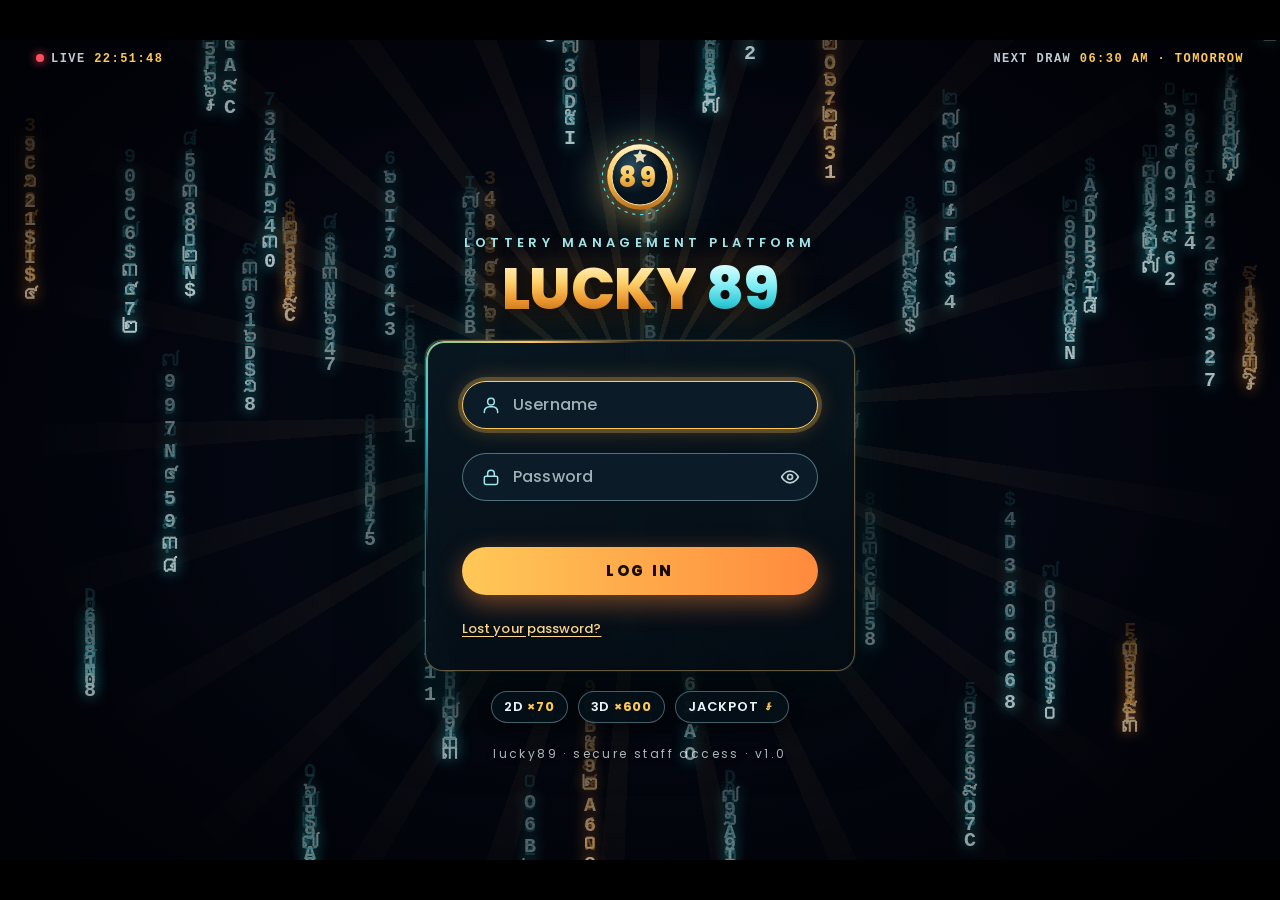
<file: index.html>
<!DOCTYPE html>
<html lang="en"><head><meta charset="utf-8">
<meta name="viewport" content="width=device-width, initial-scale=1, viewport-fit=cover">
<meta name="theme-color" content="#ffffff"><meta name="mobile-web-app-capable" content="yes"><meta name="apple-mobile-web-app-capable" content="yes"><meta name="apple-mobile-web-app-title" content="Lucky 89"><meta name="format-detection" content="telephone=no">
<link rel="preconnect" href="https://fonts.googleapis.com"><link rel="stylesheet" href="https://fonts.googleapis.com/css2?family=Poppins:wght@400;500;600;700;800&display=swap"><title>Lucky 89 · Lottery Management</title><!-- phone layout v3 -->
<link rel="stylesheet" href="style.css">
</head><body>
<nav id="sb"><h1><span id="lgo"></span><span><span id="bn">Lucky 89</span><small>Lottery Management</small></span></h1></nav>
<main><header><div class="th"><span id="tic"></span><h2 id="ttl"></h2></div><button class="btn sm" id="mn" aria-label="Menu" aria-expanded="false"><svg viewBox="0 0 24 24" width="20" height="20" fill="none" stroke="currentColor" stroke-width="2.2" stroke-linecap="round"><path d="M4 7h16M4 12h16M4 17h16"/></svg></button><div class="hr"><div id="cow"><small>Current Company</small><select id="co" aria-label="Current Company"></select></div><span id="cld" data-s="off" title="Cloud storage">☁ …</span><span id="who" style="font-weight:600"></span><button class="btn sm" id="pw">Password</button><button class="btn sm" id="bkup" title="Download a backup file of all data">Backup</button><button class="btn sm" id="rstr" title="Restore data from a backup file">Restore</button><input type="file" id="rstf" accept=".json,application/json" style="display:none"><button class="btn dng sm" id="lo">Logout</button></div></header><div id="v"></div></main>
<div id="toast"></div>
<script>
/* ===== CLOUD SETTINGS — fill these two lines once (see setup steps), then every PC/phone shares the same data ===== */
window.L89_CLOUD={
 url:'',   // e.g. 'https://lucky89-default-rtdb.asia-southeast1.firebasedatabase.app'
 path:''   // your private secret folder name, e.g. 'l89_k7Qp29xZ' (letters/numbers/_ only; pick something long and random)
};
</script>
<script src="script.js"></script>
</body></html>
</file>
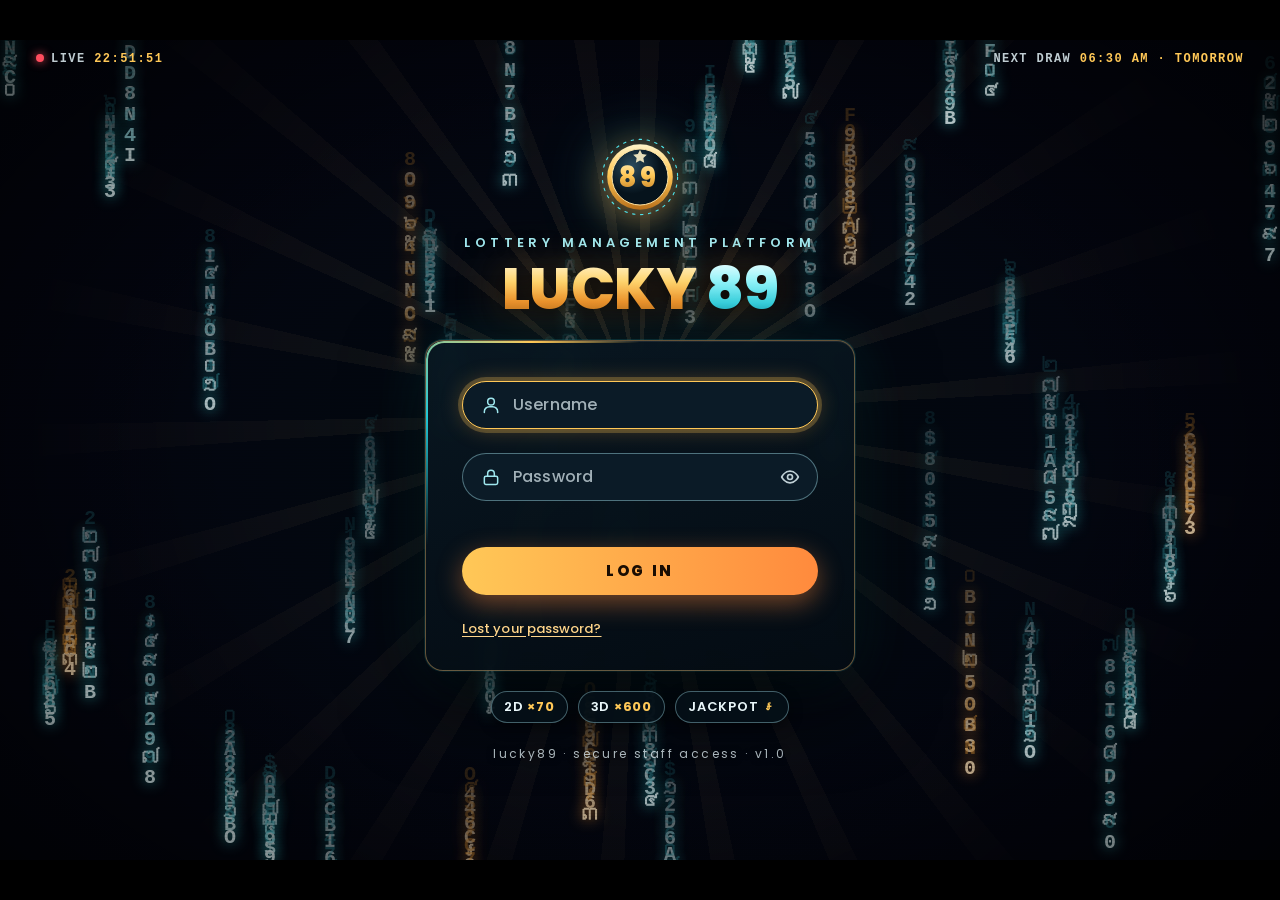
<file: Lucky89_check.html>
<!DOCTYPE html>
<html lang="en"><head><meta charset="utf-8">
<meta name="viewport" content="width=device-width, initial-scale=1, viewport-fit=cover">
<meta name="theme-color" content="#ffffff"><meta name="mobile-web-app-capable" content="yes"><meta name="apple-mobile-web-app-capable" content="yes"><meta name="apple-mobile-web-app-title" content="Lucky 89"><meta name="format-detection" content="telephone=no">
<link rel="preconnect" href="https://fonts.googleapis.com"><link rel="stylesheet" href="https://fonts.googleapis.com/css2?family=Poppins:wght@400;500;600;700;800&display=swap"><title>Lucky 89 · Lottery Management</title><!-- phone layout v3 -->
<style>
:root{color-scheme:light;--bg:#ffffff;--sf:#fff;--ink:#111827;--mut:#4b5563;--ln:#d5dae3;--sb:#ffffff;--sbt:#1f2937;--ac:#0f766e;--ac2:#fca311;--ok:#15803d;--bad:#b91c1c;--okb:#dcfce7;--badb:#fee2e2;--wb:#fef3c7;--ib:#dbeafe;box-sizing:border-box;padding-top:env(safe-area-inset-top,0px);padding-bottom:env(safe-area-inset-bottom,0px)}
@media(prefers-color-scheme:dark){:root[data-theme=auto]{--bg:#0e131f;--sf:#171e2e;--ink:#e8ecf5;--mut:#98a2b8;--ln:#2a3348;--sb:#0a0f1a;--ac:#2dd4bf;--okb:#10361f;--badb:#401616;--wb:#3b2f0e;--ib:#112a4a;--ok:#4ade80;--bad:#f87171}}
:root[data-theme=dark]{--bg:#0e131f;--sf:#171e2e;--ink:#e8ecf5;--mut:#98a2b8;--ln:#2a3348;--sb:#0a0f1a;--ac:#2dd4bf;--okb:#10361f;--badb:#401616;--wb:#3b2f0e;--ib:#112a4a;--ok:#4ade80;--bad:#f87171}
*{box-sizing:border-box}html,body{height:100%;margin:0;background:#fff}
body{background:var(--bg);color:var(--ink);font:16px/1.5 "Noto Sans Khmer","Segoe UI",system-ui,sans-serif;display:flex}
#sb{width:210px;border-right:1px solid var(--ln);background:var(--sb);color:var(--sbt);padding:16px 10px;display:flex;flex-direction:column;gap:4px;flex:none}
#sb h1{display:flex;align-items:center;gap:9px;font:700 19px Georgia,serif;color:#111827;margin:0 8px 14px}#sb h1 small{display:block;font:11px system-ui;color:var(--sbt);opacity:.7}
.nv{background:none;border:0;color:inherit;text-align:left;padding:12px 14px;border-radius:8px;cursor:pointer;font:inherit}
.nv:hover{background:#0000000d}.nv.on{background:var(--ac2);color:#14213d;font-weight:700}
main{flex:1;overflow:auto;min-width:0}
header{display:flex;gap:10px;align-items:center;justify-content:space-between;padding:12px 22px;background:var(--sf);border-bottom:1px solid var(--ln);position:sticky;top:0;z-index:5;flex-wrap:wrap}
header h2{margin:0;font:700 20px Georgia,serif}
.hr{display:flex;gap:8px;align-items:center;flex-wrap:wrap}
#v{padding:20px 22px;max-width:1180px}
select,input,textarea,button{font:inherit;color:var(--ink)}
select,input{background:var(--sf);border:1px solid #b9c1ce;border-radius:7px;padding:10px 12px;min-width:0}
select:focus,input:focus,button:focus-visible{outline:2px solid var(--ac);outline-offset:1px}
label{display:block;font-size:12px;color:var(--mut);margin-bottom:3px}
.card{background:var(--sf);border:1px solid var(--ln);border-radius:10px;padding:16px}
.g{display:grid;gap:12px}.g4{grid-template-columns:repeat(auto-fit,minmax(170px,1fr))}.g2{grid-template-columns:minmax(0,1.1fr) minmax(0,1fr)}
@media(max-width:820px){#sb{width:64px}#sb h1,.nv span{display:none}.g2{grid-template-columns:1fr}#v{padding:14px}}
.st{border-radius:10px;padding:12px 14px;border:1px solid var(--ln)}.st b{display:block;font-size:22px;font-family:Georgia,serif}.st small{color:var(--mut)}
.b1{background:var(--ib)}.b2{background:var(--wb)}.b3{background:var(--badb)}.b4{background:var(--okb)}
.btn{border:0;border-radius:7px;padding:11px 18px;cursor:pointer;font-weight:600;background:var(--ln)}
.pri{background:var(--ac);color:#fff}:root[data-theme=dark] .pri{color:#07201d}.dng{background:var(--bad);color:#fff}.sm{padding:7px 12px;font-size:13px}
.lt{display:flex;flex-wrap:wrap;gap:6px}.lt label{display:flex;align-items:center;gap:5px;border:1px solid var(--ln);border-radius:8px;padding:10px 16px;margin:0;color:var(--ink);cursor:pointer;font-weight:700;font-size:16px;user-select:none}
.lt label.on{background:var(--ac);color:#fff;border-color:var(--ac)}.lt input{display:none}
table{width:100%;border-collapse:collapse}th{text-align:left;font-size:13px;color:var(--mut);padding:8px;border-bottom:1px solid var(--ln)}td{padding:10px 8px;border-bottom:1px solid var(--ln);vertical-align:middle}
.tw{overflow-x:auto}.r{text-align:right}.neg{color:var(--bad)}.pos{color:var(--ok)}
.tag{border-radius:20px;padding:2px 9px;font-size:11px;font-weight:700}.t-o{background:var(--wb)}.t-s{background:var(--okb);color:var(--ok)}.t-c{background:var(--badb);color:var(--bad)}
.f{display:flex;gap:10px;flex-wrap:wrap;align-items:end;margin-bottom:12px}
.rg{display:grid;grid-template-columns:repeat(auto-fill,minmax(105px,1fr));gap:8px}.rg input{width:100%;margin-bottom:4px}
#toast{position:fixed;bottom:20px;left:50%;transform:translateX(-50%);background:#111827;color:#fff;padding:10px 18px;border-radius:8px;opacity:0;transition:.25s;pointer-events:none;z-index:9}#toast.on{opacity:1}
kbd{background:var(--ln);border-radius:4px;padding:0 5px;font-size:11px}.bar{height:10px;background:var(--ac);border-radius:5px}
.emp{color:var(--mut);text-align:center;padding:22px}
#lgn{position:fixed;inset:0;background:var(--bg);display:flex;align-items:center;justify-content:center;z-index:30;padding:16px}
.lt label.off{opacity:.6;pointer-events:none;background:var(--bg)}.lt em{color:var(--bad);font-size:11px;font-style:normal;background:var(--badb);padding:1px 6px;border-radius:5px}.lt small{color:var(--mut);font-weight:400;font-size:11px}
#md{position:fixed;inset:0;background:#0009;display:flex;align-items:flex-start;justify-content:center;z-index:20;padding:16px;overflow:auto}.mb{background:var(--sf);border-radius:12px;padding:14px;width:min(400px,100%)}.rh{background:#14213d;color:#fca311;font:700 30px Georgia,serif;text-align:center;padding:26px 10px;border-radius:8px 8px 0 0}.rh small{display:block;color:#fff;font:12px system-ui}.rb{border:1px solid var(--ln);padding:14px;border-radius:0 0 8px 8px}.kv{display:grid;grid-template-columns:1fr 1fr;gap:8px 14px;margin-bottom:12px}.kv small{display:block;color:var(--mut);font-size:11px}
.tkw{background:#e9ecf1;padding:14px;border-radius:10px}.tk{background:#fffdf7;color:#111;max-width:340px;margin:0 auto;padding:18px;text-align:center;border-radius:4px;box-shadow:0 1px 4px #0003}.tk small{display:block;color:#6b7280;font-size:11px}.tk-top b{display:block;font:800 24px Georgia,serif;letter-spacing:2px;margin-top:6px}
.tk-top b{font-family:Georgia,"Noto Sans Khmer","Khmer OS",serif}.tk-top img{margin:0 auto}.tk-no{border-top:2px dashed #cbd0d8;border-bottom:2px dashed #cbd0d8;padding:10px 0;margin:14px 0}.tk-no b{font:700 18px ui-monospace,Menlo,Consolas,monospace}.tk-inf{display:grid;grid-template-columns:repeat(3,1fr);gap:6px;margin-bottom:10px}.tk-inf b{font-size:14px}.tk-r{display:flex;align-items:center;gap:12px;padding:14px 0;border-bottom:1px dotted #cbd0d8;text-align:left}.bd{background:#14213d;color:#ffd166;border-radius:6px;padding:3px 8px;font:700 16px system-ui;min-width:54px;text-align:center}.nm{flex:1;font:800 44px/1 ui-monospace,Menlo,Consolas,monospace;letter-spacing:3px}.am{text-align:right;font-weight:600;font-size:13px;color:#6b7280}.am small{font-weight:800;font-size:18px;color:#111;margin-bottom:2px}.tk-tot{display:flex;justify-content:space-between;align-items:center;background:#111827;color:#fff;border-radius:8px;padding:12px 14px;margin:16px 0 12px}.tk-tot b{font-size:28px}.tk-ft{font-size:12px;color:#4b5563;line-height:1.7}
@media print{body>*:not(#md){display:none!important}#md{position:static;background:none}.mb .hr,.mb>button{display:none}}

/* dashboard cards, hourly results */
.kc{background:var(--sf);border:1px solid var(--ln);border-radius:14px;padding:14px 16px;box-shadow:0 1px 3px #0000000d}
.kc .kh{display:flex;justify-content:space-between;align-items:flex-start;gap:6px}.kc .kl{font-weight:600;font-size:12px}.kc .kl small{display:block;font:700 17px/1.5 "Noto Sans Khmer",sans-serif;opacity:1;order:-1}.kc .kl{display:flex;flex-direction:column}
.kc b{display:block;font-size:24px;margin:6px 0 2px;font-weight:800;font-family:system-ui,sans-serif}.kc .ks{font-size:12px;opacity:.85}
.kc svg{width:22px;height:22px;fill:none;stroke:currentColor;stroke-width:2;stroke-linecap:round;stroke-linejoin:round;flex:none}
.k-b{color:#2563eb}.k-r{color:#dc2626}.k-o{color:#ea580c}.k-g{color:#15803d}.k-p{color:#9333ea}
.rc{display:inline-flex;gap:6px;align-items:center;background:var(--bg);border:1px solid var(--ln);border-radius:8px;padding:5px 9px;margin:3px 4px 3px 0;font:700 15px ui-monospace,Menlo,monospace}.rc b{background:#14213d;color:#ffd166;border-radius:5px;padding:1px 6px;font:700 12px system-ui;margin:0}
.hc{border:1px solid var(--ln);border-radius:12px;padding:12px}.hh{display:flex;justify-content:space-between;align-items:center;gap:8px;font-weight:700;margin-bottom:6px}.hg{grid-template-columns:repeat(auto-fit,minmax(260px,1fr))}.hr1{border-top:1px dashed var(--ln);padding:6px 0;font-size:13px;color:var(--mut)}
@media(max-width:820px){.kg>.kc:last-child:nth-child(odd){grid-column:span 2}.kc b{font-size:19px}}
/* professional polish */
header h2,#sb h1,.st b{font-family:"Noto Sans Khmer",system-ui,-apple-system,"Segoe UI",sans-serif!important;letter-spacing:-.01em}
.st small:first-child{text-transform:uppercase;letter-spacing:.05em;font-size:11px;font-weight:700}
.btn{transition:transform .12s,box-shadow .12s}.btn:active{transform:scale(.97)}.pri{box-shadow:0 2px 8px #0f766e44}
.chips{display:flex;gap:8px;flex-wrap:wrap;margin:-2px 0 12px}.chips button{border:1px solid var(--ln);background:var(--sf);color:var(--ink);border-radius:999px;padding:9px 16px;font-weight:700;cursor:pointer}.chips button:active{background:var(--ac);color:#fff}
tr:hover td{background:#0f766e0a}
@media(max-width:820px){#sv{position:sticky;bottom:10px;z-index:3;box-shadow:0 8px 20px #0f766e66}}
/* menu icons + polish */
.nv::before{content:none!important}
.nv{display:flex;align-items:center;gap:12px;font-weight:600}
.nv svg{order:-1;width:20px;height:20px;flex:none;fill:none;stroke:currentColor;stroke-width:1.9;stroke-linecap:round;stroke-linejoin:round}
.nv.on{box-shadow:0 4px 12px #fca31166}
.th{display:flex;align-items:center;gap:10px;min-width:0}
#tic{display:grid;place-items:center;width:38px;height:38px;border-radius:11px;background:linear-gradient(135deg,var(--ac),#0b5f58);color:#fff;flex:none;box-shadow:0 3px 8px #0f766e44}
#tic svg{width:20px;height:20px;fill:none;stroke:currentColor;stroke-width:2;stroke-linecap:round;stroke-linejoin:round}
.card,.st{border-radius:14px;box-shadow:0 1px 3px #0000000d}
#cow{display:flex;flex-direction:column;gap:2px}#cow small{color:var(--mut,#6b7280);font-size:12px;line-height:1}#co{font-weight:600}
body.ro #v .dng,body.ro .card:has(#a_ad){display:none!important}
@media(max-width:820px){.nv svg{width:23px;height:23px}}
/* white receipt background */
#md .mb{background:#fff}.tkw{background:#fff!important;padding:0}.tk{background:#fff;box-shadow:none;border:1px solid #e5e7eb}
/* ===== SMARTPHONE LAYER ===== */
html{-webkit-text-size-adjust:100%}
button,.nv,label,select,a{touch-action:manipulation;-webkit-tap-highlight-color:transparent}
@media(max-width:820px){
 html,body{height:100dvh}
 body{flex-direction:column;overflow:hidden}
 main{order:1;-webkit-overflow-scrolling:touch;overscroll-behavior:contain}
 /* sidebar -> bottom tab bar */
 #sb{order:2;width:100%;flex-direction:row;gap:2px;padding:6px;border-right:0;border-top:1px solid var(--ln);background:var(--sf);color:var(--ink);overflow-x:auto;box-shadow:0 -2px 10px #0000000d}
 #sb h1{display:none}
 .nv{flex:1 1 0;min-width:0;display:flex;flex-direction:column;align-items:center;gap:1px;padding:6px 2px;text-align:center;font-size:10.5px;line-height:1.25;border-radius:10px;color:var(--ink)}
 .nv span{display:block}
 .nv::before{font-size:21px;line-height:1.1}
 .nv[data-v=dash]::before{content:"📊"}.nv[data-v=bet]::before{content:"🎟️"}.nv[data-v=rep]::before{content:"🧾"}.nv[data-v=res]::before{content:"🏆"}.nv[data-v=rec]::before{content:"📒"}.nv[data-v=usr]::before{content:"👥"}
 /* header */
 header{position:static;padding:10px 12px;gap:8px}
 header .th{flex:1 1 100%}header h2{font-size:17px}
 header .hr{width:100%;gap:8px}
 #cow{flex:1 1 100%}#co{width:100%}
 #who{flex:1}
 #v{padding:12px 12px 24px}
 .card{padding:12px}
 /* touch-friendly controls (16px stops iOS zoom-on-focus) */
 select,input,textarea{font-size:16px;min-height:46px}
 input[type=checkbox]{min-height:0;width:22px;height:22px}
 .btn{min-height:46px;padding:10px 16px}
 .btn.sm{min-height:40px;font-size:14px;padding:8px 12px}
 .hr .btn{flex:1 1 auto}
 label{font-size:13px}
 .f{gap:10px}
 .f>div{flex:1 1 calc(50% - 10px);min-width:130px}
 .f>div:has(#nu),.f>div:has(#cu){flex-basis:100%!important}
 .f select,.f input{width:100%}
 .g2{grid-template-columns:1fr!important}
 .g4{grid-template-columns:repeat(2,minmax(0,1fr))}
 .st{padding:10px 12px}.st b{font-size:18px}
 /* bet buttons: big grid */
 .lt{display:grid;grid-template-columns:repeat(4,1fr);gap:8px}
 .lt label{justify-content:center;flex-wrap:wrap;padding:14px 4px;font-size:22px;min-height:56px;text-align:center}
 .lt label[data-l=Lo],.lt label[data-all]{grid-column:span 2;font-size:16px}
 #lq{grid-template-columns:repeat(2,1fr)}#lq label{font-size:17px}
 p:has(kbd){display:none}
 /* wide tables -> cards */
 table.cards,table.cards tbody,table.cards tr,table.cards td{display:block}
 table.cards tr:first-child{display:none}
 table.cards tr[hidden]{display:none!important}
 table.cards tr{border:1px solid var(--ln);border-radius:10px;margin:0 0 10px;padding:6px 12px;background:var(--sf)}
 table.cards td{display:flex;justify-content:space-between;align-items:center;gap:12px;border:0;padding:6px 0;text-align:right}
 table.cards td::before{content:attr(data-l);color:var(--mut);font-size:12px;text-align:left;flex:none}
 table.cards td[data-l='']{justify-content:flex-end;flex-wrap:wrap}
 table.cards td[data-l='']::before{content:none}
 table.cards td[colspan]{display:block;text-align:left}
 table.cards select{width:auto;min-height:40px}
 #toast{bottom:calc(86px + env(safe-area-inset-bottom,0px));max-width:90vw;text-align:center}
 #md{padding:10px}
}

/* ===== PREMIUM UI LAYER ===== */
:root{--gold:#d4a24c;--gold2:#f6c866;--navy:#0b1324;--navy2:#141f38;--sh1:0 1px 2px rgba(15,23,42,.06),0 4px 14px rgba(15,23,42,.06);--sh2:0 2px 4px rgba(15,23,42,.08),0 14px 34px rgba(15,23,42,.14);--ease:cubic-bezier(.22,1,.36,1)}
body{background:linear-gradient(180deg,#f6f7fb,#eef1f7)!important;-webkit-font-smoothing:antialiased;letter-spacing:.005em}
main{scroll-behavior:smooth;overscroll-behavior:contain;scrollbar-width:thin;scrollbar-color:#c3cad8 transparent}
main::-webkit-scrollbar{width:8px}main::-webkit-scrollbar-thumb{background:#c3cad8;border-radius:8px}main::-webkit-scrollbar-thumb:hover{background:#9aa5ba}
#sb{background:linear-gradient(185deg,var(--navy2),var(--navy))!important;color:#cfd6e6;border-right:0;box-shadow:6px 0 28px rgba(11,19,36,.22);padding:20px 12px;gap:6px;position:relative;z-index:6}
#sb h1{color:#fff!important;letter-spacing:.4px;padding:4px 6px 18px;margin:0 4px 12px;border-bottom:1px solid rgba(255,255,255,.08)}#sb h1 small{color:var(--gold2)!important;opacity:.9;letter-spacing:1.6px;text-transform:uppercase;font-size:10px;margin-top:2px}
.nv{position:relative;display:flex;align-items:center;gap:13px;padding:12px 14px!important;border-radius:12px!important;color:#aab4ca!important;font-weight:500;letter-spacing:.2px;transition:background .25s var(--ease),color .25s var(--ease),transform .25s var(--ease),box-shadow .25s var(--ease)}
.nv svg{order:-1;width:20px;height:20px;flex:none;stroke:currentColor;stroke-width:1.7;fill:none;stroke-linecap:round;stroke-linejoin:round;transition:transform .3s var(--ease)}
.nv:hover{background:rgba(255,255,255,.07)!important;color:#fff!important;transform:translateX(4px)}.nv:hover svg{transform:scale(1.12)}
.nv.on{background:linear-gradient(135deg,var(--gold2),var(--gold))!important;color:#101a30!important;font-weight:700;box-shadow:0 8px 20px rgba(212,162,76,.38),inset 0 1px 0 rgba(255,255,255,.45);transform:none}
.nv.on::before{content:"";position:absolute;left:-12px;top:20%;height:60%;width:4px;border-radius:0 4px 4px 0;background:var(--gold2);box-shadow:0 0 12px var(--gold2)}
.nv:active{transform:scale(.97)}
header{background:rgba(255,255,255,.78)!important;backdrop-filter:saturate(180%) blur(14px);-webkit-backdrop-filter:saturate(180%) blur(14px);border-bottom:1px solid rgba(15,23,42,.06)!important;padding:14px 26px!important;transition:box-shadow .3s,padding .3s}
header.scrolled{box-shadow:0 8px 28px rgba(15,23,42,.1);padding-top:9px!important;padding-bottom:9px!important}
header h2{letter-spacing:.2px}
#sp{position:fixed;top:0;left:0;right:0;height:3px;z-index:50;pointer-events:none}#sp i{display:block;height:100%;width:100%;transform-origin:0 50%;transform:scaleX(0);background:linear-gradient(90deg,var(--gold),var(--gold2),var(--ac));transition:transform .12s linear}
.card,.kc,.st{border:1px solid rgba(15,23,42,.07)!important;border-radius:16px!important;box-shadow:var(--sh1)!important;transition:transform .35s var(--ease),box-shadow .35s var(--ease),border-color .35s}
.card:hover,.kc:hover{box-shadow:var(--sh2)!important;border-color:rgba(212,162,76,.45)!important}.kc:hover{transform:translateY(-4px)}
.kc{position:relative;overflow:hidden}.kc::after{content:"";position:absolute;inset:0 0 auto 0;height:3px;background:linear-gradient(90deg,var(--gold),transparent);opacity:.8}
.btn{border-radius:10px!important;font-weight:600;letter-spacing:.2px;transition:transform .2s var(--ease),box-shadow .25s,filter .2s;box-shadow:0 1px 2px rgba(15,23,42,.1)}
.btn:hover{transform:translateY(-2px);box-shadow:0 8px 18px rgba(15,23,42,.16);filter:brightness(1.04)}.btn:active{transform:scale(.97);box-shadow:none}
.pri{background:linear-gradient(135deg,#0f766e,#14a094)!important}.dng{background:linear-gradient(135deg,#b91c1c,#dc2626)!important}
select,input,textarea{border-radius:10px!important;border:1px solid #cdd4e1!important;transition:border-color .2s,box-shadow .2s,background .2s}
select:focus,input:focus,textarea:focus{border-color:var(--ac)!important;box-shadow:0 0 0 4px rgba(15,118,110,.16);outline:none!important}
.lt label{border-radius:12px!important;transition:transform .2s var(--ease),box-shadow .2s,background .2s,border-color .2s}.lt label:hover{transform:translateY(-2px);box-shadow:var(--sh1)}
.lt label.on{background:linear-gradient(135deg,#0f766e,#14a094)!important;box-shadow:0 6px 16px rgba(15,118,110,.35)}
th{text-transform:uppercase;font-size:11px!important;letter-spacing:.9px;font-weight:700;color:#64748b!important;background:#f8fafc;position:sticky;top:0}
td{transition:background .2s}tr:hover td{background:rgba(212,162,76,.08)}
.tag{letter-spacing:.4px}
#toast{border-radius:12px!important;background:rgba(11,19,36,.94)!important;box-shadow:var(--sh2);backdrop-filter:blur(8px);transform:translate(-50%,16px)!important;transition:.4s var(--ease)!important}#toast.on{transform:translate(-50%,0)!important}
#lgn{background:radial-gradient(1200px 600px at 20% -10%,#1d2c52,transparent),linear-gradient(160deg,var(--navy2),var(--navy))!important}
#lgn .mb,#md .mb{border-radius:20px!important;box-shadow:0 30px 80px rgba(0,0,0,.4);animation:pop .55s var(--ease) both}
#md{backdrop-filter:blur(6px)}
@keyframes pop{from{opacity:0;transform:translateY(24px) scale(.96)}to{opacity:1;transform:none}}
.rv{opacity:0;transform:translateY(22px) scale(.985);filter:blur(3px);transition:opacity .7s var(--ease),transform .7s var(--ease),filter .7s var(--ease),box-shadow .35s var(--ease),border-color .35s;transition-delay:var(--d,0ms)}
.rv.in{opacity:1;transform:none;filter:none}.rv.in.kc:hover{transform:translateY(-4px)}
@media(max-width:820px){.nv{justify-content:center;padding:12px 0!important}.nv.on::before{left:-8px}header{padding:10px 14px!important}}
@media(prefers-reduced-motion:reduce){.rv{opacity:1;transform:none;filter:none;transition:none}*{animation:none!important;scroll-behavior:auto!important}}
@media print{.rv{opacity:1!important;transform:none!important;filter:none!important}#sp{display:none}}

/* ===== calm rainbow dashboard (scroll-safe: only opacity animates) ===== */
:root{--rbA:linear-gradient(90deg,#ff9aa2,#ffb86b,#ffe27a,#9be7a5,#7fd6ff,#a99bff,#f4a0ff,#ff9aa2);--rbB:linear-gradient(90deg,#a99bff,#7fd6ff,#9be7a5,#ffe27a,#ffb86b,#ff9aa2,#f4a0ff,#a99bff)}
#dc{position:relative;isolation:isolate;padding:14px;border-radius:22px;background:linear-gradient(120deg,#ff9aa22e,#ffd8a82e,#fff6a82e,#b5f0c42e,#a8e0ff2e,#c9b8ff2e,#f5b8ff2e)}
#dc::before{content:"";position:absolute;inset:0;z-index:-1;border-radius:inherit;pointer-events:none;background:linear-gradient(300deg,#a8e0ff3d,#b5f0c43d,#fff6a83d,#ffd8a83d,#ff9aa23d,#f5b8ff3d,#c9b8ff3d);opacity:0;will-change:opacity;animation:rbFade 10s ease-in-out infinite alternate}
#dc .kc,#dc .card,#dc .hc{position:relative;border:2px solid transparent}
#dc .kc{background:linear-gradient(135deg,color-mix(in srgb,currentColor 7%,var(--sf)),var(--sf) 70%) padding-box,var(--rbA) border-box;box-shadow:0 6px 18px -8px currentColor}
#dc .card,#dc .hc{background:linear-gradient(var(--sf),var(--sf)) padding-box,var(--rbA) border-box}
#dc .kc::after,#dc .card::after,#dc .hc::after{content:"";position:absolute;inset:-2px;border-radius:inherit;padding:2px;background:var(--rbB);-webkit-mask:linear-gradient(#000 0 0) content-box,linear-gradient(#000 0 0);-webkit-mask-composite:xor;mask-composite:exclude;opacity:0;pointer-events:none;will-change:opacity;animation:rbFade 7s ease-in-out infinite alternate}
#dc .kc:nth-child(2)::after{animation-delay:-1.5s}#dc .kc:nth-child(3)::after{animation-delay:-3s}#dc .kc:nth-child(4)::after{animation-delay:-4.5s}#dc .kc:nth-child(5)::after{animation-delay:-6s}
#dc .bar{background:linear-gradient(90deg,#ff9aa2,#ffb86b,#ffe27a,#9be7a5,#7fd6ff,#a99bff,#f4a0ff)}
#dc .rc{border:1.5px solid transparent;background:linear-gradient(var(--bg),var(--bg)) padding-box,var(--rbA) border-box}
#dc table tr:hover td{background:linear-gradient(90deg,#ff9aa214,#ffe27a14,#9be7a514,#7fd6ff14,#a99bff14)}
@keyframes rbFade{0%{opacity:0}100%{opacity:1}}
@media(max-width:820px){#dc{padding:8px;border-radius:16px}}
@media(prefers-reduced-motion:reduce){#dc::before,#dc *::after{animation:none!important}}

/* ===== PRO DASHBOARD (money flow + rainbow hourly results) ===== */
#dp{--in:#34d399;--out:#fb7185;--gd:#f6c866;--tx:#e9eefb;--mu:#93a1c0;--pn:rgba(255,255,255,.05);--bd:rgba(255,255,255,.1);position:relative;color:var(--tx);border-radius:26px;padding:20px;background:radial-gradient(900px 420px at 8% -10%,#1d2f5e,transparent 60%),radial-gradient(700px 420px at 100% 0,#2c1c52,transparent 55%),#0a1226;box-shadow:0 30px 70px -34px rgba(10,18,38,.8);font-variant-numeric:tabular-nums}
#dp *{box-sizing:border-box}
#dp .bar0{display:flex;flex-wrap:wrap;gap:10px;align-items:center;justify-content:space-between;margin-bottom:16px}
#dp .bar0>div{display:flex;gap:10px;align-items:center;flex-wrap:wrap}
#dp .live{display:inline-flex;align-items:center;gap:8px;color:var(--mu);font-size:13px}
#dp .live i{width:9px;height:9px;border-radius:50%;background:var(--in);animation:ping 2s infinite}
@keyframes ping{0%{box-shadow:0 0 0 0 #34d39999}70%,100%{box-shadow:0 0 0 10px #34d39900}}
#dp select,#dp input[type=date]{background:rgba(255,255,255,.07);color:var(--tx);border:1px solid var(--bd)!important;color-scheme:dark;min-height:40px;padding:8px 12px}
#dp option{color:#111}
#dp .btn{background:rgba(255,255,255,.08);color:var(--tx);box-shadow:none}#dp .btn.pri{background:linear-gradient(135deg,var(--gd),#d4a24c)!important;color:#1a1204}
#dp .mps{display:grid;gap:12px;grid-template-columns:repeat(3,minmax(0,1fr))}
#dp .mp{position:relative;overflow:hidden;border-radius:20px;padding:18px 20px 18px 24px;background:var(--pn);border:1px solid var(--bd)}
#dp .mp::before{content:"";position:absolute;left:0;top:0;bottom:0;width:5px;background:var(--c);box-shadow:0 0 18px var(--c)}
#dp .mp.in{--c:var(--in)}#dp .mp.out{--c:var(--out)}#dp .mp.net{--c:var(--gd)}
#dp .mp h3{margin:0;font-size:15px;font-weight:700}#dp .mp h3 small{display:block;color:var(--mu);font-weight:500;font-size:13px}
#dp .mp .v{display:block;font:800 clamp(28px,3.6vw,42px)/1.1 system-ui,sans-serif;margin:10px 0 4px;letter-spacing:-.02em;color:var(--c)}
#dp .mp .sub{font-size:12.5px;color:var(--mu)}
#dp .rt{height:6px;border-radius:6px;background:rgba(255,255,255,.1);margin-top:12px;overflow:hidden}#dp .rt i{display:block;height:100%;width:0;background:var(--c);border-radius:6px;transition:width 1.1s var(--ease)}
#dp .mp.fi{animation:fl1 1.5s var(--ease)}#dp .mp.fo{animation:fl2 1.5s var(--ease)}
@keyframes fl1{0%{box-shadow:inset 0 0 60px #34d39955,0 0 0 0 #34d39966}100%{box-shadow:inset 0 0 0 #34d39900,0 0 0 24px #34d39900}}
@keyframes fl2{0%{box-shadow:inset 0 0 60px #fb718555,0 0 0 0 #fb718566}100%{box-shadow:inset 0 0 0 #fb718500,0 0 0 24px #fb718500}}
#dp .dl{position:absolute;right:16px;top:14px;font-weight:800;font-size:14px;padding:3px 11px;border-radius:99px;animation:dlf 2.4s var(--ease) forwards;pointer-events:none}
#dp .dl.g{background:#34d39933;color:var(--in)}#dp .dl.b{background:#fb718533;color:var(--out)}
@keyframes dlf{0%{opacity:0;transform:translateY(16px)}14%{opacity:1;transform:none}80%{opacity:1}100%{opacity:0;transform:translateY(-18px)}}
#dp .sts{display:grid;grid-template-columns:repeat(5,minmax(0,1fr));gap:10px;margin-top:12px}
#dp .stt{border-radius:16px;padding:12px 14px;background:var(--pn);border:1px solid var(--bd)}#dp .stt small{display:block;color:var(--mu);font-size:12.5px}#dp .stt b{display:block;font:800 24px/1.2 system-ui;margin-top:2px}
#dp .stt.w b{color:var(--in)}#dp .stt.l b{color:var(--out)}#dp .stt.o b{color:var(--gd)}
#dp .sec{margin-top:22px}#dp .sec>header{position:static;background:none!important;border:0!important;padding:0!important;display:flex;justify-content:space-between;align-items:center;gap:10px;flex-wrap:wrap;backdrop-filter:none}
#dp .sec h2{margin:0;font-size:20px;font-weight:800;color:#fff}#dp .sec p{margin:2px 0 0;color:var(--mu);font-size:13px}
#dp .mt{display:flex;gap:6px;flex-wrap:wrap;margin:14px 0 12px}#dp .mt button{border:1px solid var(--bd);background:var(--pn);color:var(--tx);border-radius:99px;padding:8px 16px;font-weight:700;cursor:pointer;transition:background .25s,transform .2s}
#dp .mt button.on{background:#fff;color:#0a1226}#dp .mt button:active{transform:scale(.96)}
#dp .sp2{display:flex;gap:4px;margin-bottom:14px}#dp .sp2 button{flex:1;height:16px;border:0;padding:0;border-radius:8px;background:hsl(var(--h) 85% 58%);opacity:.22;cursor:pointer;transition:opacity .6s,box-shadow .6s,transform .25s}
#dp .sp2 button.w{opacity:.5}#dp .sp2 button.d{opacity:1;box-shadow:0 0 14px hsl(var(--h) 90% 60%/.8)}#dp .sp2 button:hover{transform:scaleY(1.5)}
#dp .hg2{display:grid;gap:12px;grid-template-columns:repeat(auto-fill,minmax(262px,1fr))}
#dp .hx{position:relative;overflow:hidden;border-radius:20px;padding:14px 14px 12px;background:linear-gradient(160deg,hsl(var(--h) 70% 55%/.13),rgba(255,255,255,.03) 55%);border:1px solid hsl(var(--h) 80% 65%/.28)}
#dp .hx::before{content:"";position:absolute;inset:0 0 auto 0;height:5px;background:linear-gradient(90deg,hsl(var(--h) 90% 60%),hsl(calc(var(--h) + 50) 90% 64%))}
#dp .hx.d{border-color:hsl(var(--h) 90% 65%/.6);box-shadow:0 14px 34px -18px hsl(var(--h) 90% 60%/.75)}#dp .hx.u{opacity:.55}
#dp .hx .tp{display:flex;justify-content:space-between;align-items:center;margin-top:4px}#dp .hx .tp b{font:800 20px system-ui}
#dp .hx .ss{font-size:11.5px;font-weight:700;padding:3px 10px;border-radius:99px;background:rgba(255,255,255,.1);color:var(--mu)}#dp .hx.d .ss{background:hsl(var(--h) 90% 60%);color:#10142a}#dp .hx.w .ss{background:#f6c86633;color:var(--gd)}
#dp .rs{display:flex;flex-wrap:wrap;gap:6px;margin:10px 0;min-height:34px}#dp .rs em{color:var(--mu);font-size:13px;font-style:normal;align-self:center}
#dp .rn,#dp .wn{display:inline-flex;align-items:center;gap:6px;border-radius:10px;padding:3px 9px 3px 3px;font:700 15px ui-monospace,Menlo,monospace;background:hsl(var(--h) 90% 60%/.16);border:1px solid hsl(var(--h) 90% 65%/.55)}
#dp .rn i,#dp .wn i{font:800 12px system-ui;font-style:normal;background:hsl(var(--h) 90% 62%);color:#10142a;border-radius:7px;padding:2px 7px}
#dp .wn b{color:var(--in);font:800 13px system-ui}
#dp .cn{display:grid;grid-template-columns:repeat(3,1fr);gap:6px;text-align:center}#dp .cn div{border-radius:12px;padding:6px 2px;background:rgba(255,255,255,.06)}#dp .cn b{display:block;font:800 20px/1.2 system-ui}#dp .cn small{font-size:12px;color:var(--mu)}
#dp .cn .w b{color:var(--in)}#dp .cn .l b{color:var(--out)}#dp .cn .o b{color:var(--gd)}
#dp .mn{display:flex;justify-content:space-between;gap:6px;margin-top:10px;font-size:12.5px;color:var(--mu);flex-wrap:wrap}#dp .mn b{color:var(--tx)}#dp .mn .pn{color:var(--in)}#dp .mn .ng{color:var(--out)}
#dp .ww{margin-top:10px;padding-top:10px;border-top:1px dashed rgba(255,255,255,.14);display:flex;flex-wrap:wrap;gap:6px}#dp .ww>small{width:100%;color:var(--mu);font-size:12px}
#dp .hx.upd,#dp .enter{animation:ent .7s var(--ease) both}
@keyframes ent{from{opacity:0;transform:translateY(14px)}to{opacity:1;transform:none}}
#dp .g2b{display:grid;gap:12px;grid-template-columns:repeat(3,minmax(0,1fr));margin-top:22px}
#dp .bx{border-radius:20px;padding:16px 18px;background:var(--pn);border:1px solid var(--bd)}#dp .bx>b{font-size:16px}
#dp .bk{display:flex;justify-content:space-between;padding:9px 0;border-bottom:1px solid rgba(255,255,255,.08)}#dp .bk:last-child{border:0;font-weight:800}#dp .bk .neg{color:var(--out)}
#dp .mb2{margin-top:12px}#dp .mb2>div{display:flex;justify-content:space-between;font-size:14px}#dp .mb2 .tr{height:8px;border-radius:8px;background:rgba(255,255,255,.08);margin-top:5px;overflow:hidden}#dp .mb2 i{display:block;height:100%;width:0;border-radius:8px;background:linear-gradient(90deg,hsl(var(--h) 90% 62%),hsl(calc(var(--h) + 60) 90% 66%));transition:width 1.1s var(--ease)}
#dp .fr{display:flex;align-items:center;gap:10px;padding:9px 0;border-bottom:1px solid rgba(255,255,255,.08)}#dp .fr:last-child{border:0}
#dp .fr .ic{width:30px;height:30px;border-radius:50%;display:grid;place-items:center;font-weight:800;flex:none}
#dp .fr.i .ic{background:#34d39926;color:var(--in)}#dp .fr.o .ic{background:#fb718526;color:var(--out)}
#dp .fr div{flex:1;min-width:0}#dp .fr div b{display:block;font-size:14px}#dp .fr small{color:var(--mu);font-size:12px}
#dp .fr .am{font:800 15px system-ui}#dp .fr.i .am{color:var(--in)}#dp .fr.o .am{color:var(--out)}
#dp .emp{color:var(--mu);padding:14px 0;text-align:left}
@media(max-width:1000px){#dp .g2b{grid-template-columns:1fr 1fr}#dp .g2b .bx:last-child{grid-column:span 2}}
@media(max-width:820px){#dp{padding:12px;border-radius:18px}#dp .mps,#dp .g2b{grid-template-columns:1fr}#dp .g2b .bx:last-child{grid-column:auto}#dp .sts{grid-template-columns:repeat(2,1fr)}#dp .sts .stt:last-child{grid-column:span 2}#dp .hg2{grid-template-columns:1fr}#dp .mt button{min-height:40px}}
@media(prefers-reduced-motion:reduce){#dp *{animation:none!important;transition:none!important}}

/* ===== CINEMATIC LATEST-DRAW STAGE ===== */
#dp,#dp .v,#dp .stt b,#dp .am,#dp .mn b,#dp .hero .mny b,#dp .wk span{font-family:"Noto Sans Khmer","Khmer UI","Leelawadee UI","Segoe UI",system-ui,sans-serif}
#dp .sp2{display:flex;gap:5px;margin:0 0 16px;align-items:flex-end}
#dp .sp2 div{flex:1;min-width:0;text-align:center;font-size:10.5px;color:var(--mu);transition:color .6s}
#dp .sp2 div::before{content:"";display:block;height:8px;margin-bottom:6px;border-radius:8px;background:hsl(var(--h) 90% 62%);opacity:.28;transition:opacity .7s,height .5s var(--ease),box-shadow .7s}
#dp .sp2 .w::before{opacity:.5}#dp .sp2 .d::before{opacity:.9}
#dp .sp2 .c{color:#fff;font-weight:800}#dp .sp2 .c::before{opacity:1;height:16px;box-shadow:0 0 22px hsl(var(--h) 95% 62%),0 0 4px #fff}
#dp .hero{position:relative;overflow:hidden;isolation:isolate;border-radius:28px;padding:26px 30px 28px;background:radial-gradient(720px 380px at 12% -5%,hsl(var(--h) 85% 48%/.5),transparent 65%),radial-gradient(640px 420px at 100% 100%,hsl(calc(var(--h) + 70) 85% 48%/.38),transparent 60%),linear-gradient(180deg,#0c1530,#060a18);border:1px solid hsl(var(--h) 85% 68%/.42);box-shadow:0 40px 90px -44px hsl(var(--h) 95% 58%/.85),inset 0 1px 0 rgba(255,255,255,.14)}
#dp .hero::before{content:"";position:absolute;inset:0 0 auto 0;height:4px;z-index:2;background:linear-gradient(90deg,#ff5d6c,#ffb347,#ffe45e,#5be37d,#4cc9f0,#7b6cff,#e56bff)}
#dp .hero::after{content:"";position:absolute;inset:0;z-index:-1;pointer-events:none;background:radial-gradient(ellipse at 50% 40%,transparent 45%,rgba(0,0,0,.5))}
#dp .hero .hl{position:absolute;top:0;bottom:0;left:-60%;width:38%;z-index:0;pointer-events:none;background:linear-gradient(100deg,transparent,rgba(255,255,255,.13),transparent);transform:skewX(-18deg);animation:sweep 9s 1.2s ease-in-out infinite}
@keyframes sweep{0%{transform:translateX(0) skewX(-18deg)}22%,100%{transform:translateX(480%) skewX(-18deg)}}
#dp .hero>*{position:relative}
#dp .hero .top{display:flex;justify-content:space-between;gap:10px;flex-wrap:wrap;font-size:13.5px;color:#c9d3ea}
#dp .hero .now{display:inline-flex;align-items:center;gap:9px;font-weight:700;color:#fff}#dp .hero .now i{width:10px;height:10px;border-radius:50%;background:#ff5d6c;animation:rec 1.6s infinite}
@keyframes rec{0%,100%{box-shadow:0 0 0 0 #ff5d6c99}60%{box-shadow:0 0 0 9px #ff5d6c00}}
#dp .hero .body{display:grid;grid-template-columns:minmax(0,.9fr) minmax(0,1.3fr);gap:26px;align-items:center;margin-top:12px}
#dp .clk{font:800 clamp(64px,10vw,124px)/.95 "Segoe UI",system-ui,sans-serif;letter-spacing:-.05em;background:linear-gradient(180deg,#fff 30%,hsl(var(--h) 95% 74%));-webkit-background-clip:text;background-clip:text;color:transparent;filter:drop-shadow(0 8px 34px hsl(var(--h) 95% 60%/.6))}
#dp .clk small{font-size:.26em;letter-spacing:0;margin-left:8px;-webkit-text-fill-color:hsl(var(--h) 95% 78%)}
#dp .hst{display:grid;grid-template-columns:repeat(3,1fr);gap:8px;margin-top:14px}
#dp .hst div{border-radius:16px;padding:10px 6px;text-align:center;background:rgba(255,255,255,.07);border:1px solid rgba(255,255,255,.1);backdrop-filter:blur(6px)}
#dp .hst b{display:block;font:800 34px/1.1 system-ui}#dp .hst small{color:#c9d3ea;font-size:12.5px}
#dp .hst .w b{color:var(--in)}#dp .hst .l b{color:var(--out)}#dp .hst .o b{color:var(--gd)}
#dp .bls{display:flex;flex-direction:column;gap:12px}
#dp .bl{display:flex;flex-wrap:wrap;align-items:center;gap:10px}
#dp .bl>i{font:800 15px system-ui;font-style:normal;width:36px;height:36px;border-radius:12px;display:grid;place-items:center;color:#0a1226;background:hsl(var(--h) 92% 66%);box-shadow:0 0 18px hsl(var(--h) 95% 60%/.7)}
#dp .ba{min-width:68px;height:62px;padding:0 18px;border-radius:99px;display:grid;place-items:center;font:800 31px ui-monospace,Menlo,Consolas,monospace;letter-spacing:2px;color:#0a1226;background:radial-gradient(circle at 30% 22%,rgba(255,255,255,.8),transparent 38%),linear-gradient(145deg,hsl(var(--h) 95% 64%),hsl(calc(var(--h) + 40) 92% 50%));box-shadow:0 12px 26px -8px hsl(var(--h) 95% 55%/.9),inset 0 -7px 12px rgba(0,0,0,.22)}
#dp .enter .ba{animation:drop .95s cubic-bezier(.34,1.56,.64,1) both;animation-delay:calc(var(--n)*110ms + 300ms)}
#dp .enter .clk{animation:ent .9s var(--ease) both}
@keyframes drop{from{opacity:0;transform:translateY(-46px) scale(.5)}to{opacity:1;transform:none}}
#dp .hero .mny{display:grid;grid-template-columns:repeat(3,1fr);margin-top:22px;border-radius:18px;background:rgba(0,0,0,.28);border:1px solid rgba(255,255,255,.1)}
#dp .mny div{padding:12px 18px}#dp .mny div+div{border-left:1px solid rgba(255,255,255,.1)}#dp .mny small{display:block;color:#c9d3ea;font-size:12.5px}#dp .mny b{font-size:clamp(18px,2.4vw,26px);font-weight:800}
#dp .mny .i b{color:var(--in)}#dp .mny .o b{color:var(--out)}#dp .mny .n b{color:var(--gd)}#dp .mny .n.neg b{color:var(--out)}
#dp .wh{margin:20px 0 8px;font-weight:700;color:#fff;font-size:14px}
#dp .wks{display:grid;gap:8px;grid-template-columns:repeat(auto-fill,minmax(168px,1fr))}
#dp .wk{display:flex;align-items:center;gap:10px;padding:9px 12px;border-radius:16px;background:hsl(var(--h) 90% 60%/.14);border:1px solid hsl(var(--h) 90% 66%/.5)}
#dp .wk i{font:800 12px system-ui;font-style:normal;background:hsl(var(--h) 92% 64%);color:#0a1226;border-radius:8px;padding:3px 8px}
#dp .wk b{font:800 19px ui-monospace,Menlo,monospace;letter-spacing:1px}#dp .wk span{margin-left:auto;color:var(--in);font-weight:800;font-size:14px}
#dp .nw{color:#c9d3ea;font-size:14px;padding:6px 0}
#dp .hero.idle{text-align:center;padding:54px 20px}#dp .hero.idle .clk{font-size:clamp(34px,6vw,64px)}#dp .hero.idle p{margin:10px 0 0;color:#c9d3ea}
@media(max-width:820px){#dp .hero{padding:20px 16px}#dp .hero .body{grid-template-columns:1fr;gap:14px}#dp .sp2 div{font-size:0}#dp .ba{min-width:58px;height:54px;font-size:26px}#dp .hero .mny div{padding:10px 8px}}

/* ===== WHITE PROFESSIONAL THEME ===== */
:root{color-scheme:light;--bg:#fff;--sf:#fff;--ink:#101828;--mut:#667085;--ln:#e6e9f2;--ac:#4f46e5;--ac2:#eef0ff;--sh1:0 1px 2px rgba(16,24,40,.05),0 2px 8px rgba(16,24,40,.04);--sh2:0 6px 20px rgba(16,24,40,.08)}
html,body{background:#fff!important}
body{font-family:Poppins,"Noto Sans Khmer","Segoe UI",system-ui,sans-serif;color:var(--ink)}
#sb h1,main>header h2,.st b{font-family:Poppins,"Noto Sans Khmer",system-ui,sans-serif!important}
#sb{background:#fff!important;color:#475467;box-shadow:none!important;border-right:1px solid var(--ln)}
@media(min-width:821px){#sb{width:250px;padding:22px 14px}#v{max-width:none;padding:26px 30px}}
#sb h1{color:var(--ink);font-size:17px;margin:0 6px 16px;padding-bottom:18px;border-bottom:1px solid var(--ln)}#sb h1 small{color:var(--mut);opacity:1;font-weight:400}
.nv{color:#475467;font-weight:500;border-radius:10px}.nv:hover{background:#f4f5fb;color:var(--ink)}
.nv.on{background:#eef0ff!important;color:#4338ca!important;font-weight:600;box-shadow:none!important}
main>header{background:rgba(255,255,255,.94)!important;backdrop-filter:blur(10px);border-bottom:1px solid var(--ln)!important;padding:14px 30px!important}
main>header h2{font-size:20px;font-weight:700}
#tic{background:#4f46e5!important;box-shadow:none!important;border-radius:10px!important}
#who{background:#f4f5fb;border-radius:999px;padding:7px 14px;font-size:13px}
.btn{background:#f2f4f7;color:#344054;border-radius:10px!important;box-shadow:none}
.pri,.btn.pri{background:#4f46e5!important;color:#fff!important;box-shadow:0 1px 2px rgba(79,70,229,.35)!important}
.dng{background:#fff!important;color:#b42318!important;border:1px solid #fecdca!important;box-shadow:none!important}.dng:hover{background:#fef3f2!important}
select,input,textarea{background:#fff;border:1px solid #d0d5dd!important}
select:focus,input:focus,textarea:focus{border-color:#4f46e5!important;box-shadow:0 0 0 4px rgba(79,70,229,.14)!important}
.card,.kc,.st{background:#fff;border:1px solid var(--ln)!important;border-radius:14px!important;box-shadow:var(--sh1)!important}
.card:hover,.kc:hover{box-shadow:var(--sh2)!important;border-color:#d5d9eb!important;transform:none!important}.kc::after{display:none}
.rv{opacity:1!important;transform:none!important;filter:none!important}
th{background:#f9fafb;color:#667085!important;text-transform:none!important;font-size:12.5px!important;letter-spacing:.2px}
tr:hover td{background:rgba(79,70,229,.04)!important}
.lt label.on{background:#4f46e5!important;border-color:#4f46e5!important;box-shadow:0 4px 12px rgba(79,70,229,.28)!important}
.bar{background:#4f46e5}
/* dashboard panel -> light */
#dp{--in:#039855;--out:#d92d20;--gd:#b54708;--tx:#101828;--mu:#667085;--pn:#fff;--bd:#e6e9f2;background:#fff!important;border:0!important;box-shadow:none!important;padding:0!important;border-radius:0!important;color:var(--tx)}
#dp select,#dp input[type=date]{background:#fff;color:var(--tx);border:1px solid #d0d5dd!important;color-scheme:light}
#dp .btn{background:#f2f4f7;color:#344054}#dp .btn.pri{background:#4f46e5!important;color:#fff}
#dp .mp,#dp .stt,#dp .bx{background:#fff;box-shadow:var(--sh1);border-radius:16px}#dp .mp::before{box-shadow:none;width:4px}
#dp .sec h2,#dp .wh{color:var(--tx)}#dp .rt,#dp .mb2 .tr{background:#eef0f6}
#dp .bk,#dp .fr{border-bottom-color:#eef0f6}
#dp .mt button{background:#fff;color:#344054;border-color:#d0d5dd}#dp .mt button.on{background:#4f46e5;border-color:#4f46e5;color:#fff}
#dp .hx{background:linear-gradient(160deg,hsl(var(--h) 80% 96%),#fff 62%);border:1px solid hsl(var(--h) 55% 86%);border-radius:16px;box-shadow:var(--sh1)}
#dp .hx.d{box-shadow:0 10px 26px -14px hsl(var(--h) 80% 45%/.55)}
#dp .hx .ss{background:#f2f4f7;color:#667085}#dp .hx.d .ss{background:hsl(var(--h) 75% 44%);color:#fff}
#dp .rn,#dp .wn{background:hsl(var(--h) 80% 94%);border-color:hsl(var(--h) 55% 78%);color:var(--tx)}
#dp .rn i,#dp .wn i,#dp .wk i{background:hsl(var(--h) 72% 44%);color:#fff}
#dp .cn div{background:#f9fafb}#dp .ww{border-top-color:#e6e9f2}
#dp .sp2 .c{color:var(--tx)}
#dp .hero{background:linear-gradient(135deg,hsl(var(--h) 90% 97%),#fff 60%)!important;border:1px solid hsl(var(--h) 55% 86%);box-shadow:var(--sh2);border-radius:20px}
#dp .hero::before{background:hsl(var(--h) 72% 50%)}#dp .hero::after,#dp .hero .hl{display:none}
#dp .hero .top,#dp .nw,#dp .hero.idle p,#dp .hst small,#dp .mny small{color:var(--mu)}#dp .hero .now{color:var(--tx)}
#dp .clk{background:linear-gradient(180deg,#101828 30%,hsl(var(--h) 70% 38%));-webkit-background-clip:text;background-clip:text}
#dp .clk small{-webkit-text-fill-color:hsl(var(--h) 60% 40%)}
#dp .hst div{background:#fff;border:1px solid #e6e9f2;backdrop-filter:none}
#dp .hero .mny{background:#fff;border:1px solid #e6e9f2}#dp .mny div+div{border-left-color:#e6e9f2}
#dp .wk{background:hsl(var(--h) 80% 95%);border-color:hsl(var(--h) 55% 80%)}
/* ===== LOGIN ===== */
#lgn{background:#123390!important;overflow:hidden;font-family:Poppins,"Noto Sans Khmer",system-ui,sans-serif}
#lgn .wv{position:absolute;inset:0;width:100%;height:100%}
#lgn .lx{position:relative;z-index:1;width:min(430px,100%);text-align:center;animation:pop .6s var(--ease) both}
#lgn .lx small{display:block;color:#fff;letter-spacing:.34em;font-size:12px;text-transform:uppercase}
#lgn .lx h1{margin:6px 0 20px;color:#fff;font:800 clamp(40px,8vw,58px)/1.05 Poppins,sans-serif;letter-spacing:-.01em}
#lgn .cd{background:#2b2639;border-radius:8px;padding:46px 40px 32px;text-align:left;box-shadow:0 24px 60px rgba(10,5,60,.5)}
#lgn .cd input{display:block;width:100%;height:44px;border-radius:999px!important;border:0!important;padding:0 20px;background:#fff;color:#333;font:400 15px Poppins,sans-serif;margin:0 0 24px;min-height:44px}
#lgn .cd input:focus{box-shadow:0 0 0 4px rgba(122,100,240,.55)!important}
#lgn #lb{width:100%;height:42px;border:0;border-radius:999px!important;background:#5b43d0!important;color:#fff!important;font:600 14px Poppins,sans-serif;letter-spacing:.22em;cursor:pointer;box-shadow:none!important}
#lgn #lb:hover{filter:brightness(1.12);transform:none}
#lgn #le{color:#ffb4b4;font-size:13px;min-height:20px;margin:-6px 0 8px}
#lgn #lf2{display:inline-block;margin-top:24px;color:#f2c478;font-size:12px;text-decoration:none}
#lgn .ft{margin-top:22px;color:rgba(255,255,255,.5);letter-spacing:.2em;font-size:12px}
@media(max-width:820px){#lgn .cd{padding:34px 24px 26px}}


/* ===== LOGIN ANIMATIONS v2 ===== */
#lgn .wv{transform:scale(1.14);transform-origin:50% 50%}
#lgn .wv path{animation:wvA 11s ease-in-out infinite alternate;will-change:transform}
#lgn .wv path:nth-of-type(1){animation-duration:13s;animation-delay:-3s}
#lgn .wv path:nth-of-type(2){animation-duration:10s;animation-direction:alternate-reverse;animation-delay:-6s}
#lgn .wv path:nth-of-type(3){animation-duration:12s;animation-delay:-1s}
#lgn .wv path:nth-of-type(4){animation-duration:9s;animation-direction:alternate-reverse}
@keyframes wvA{0%{transform:translate(-46px,6px)}50%{transform:translate(0,-14px)}100%{transform:translate(46px,10px)}}
#lgn .orbs{position:absolute;inset:0;overflow:hidden;pointer-events:none}
#lgn .orbs i{position:absolute;bottom:-60px;border-radius:50%;background:radial-gradient(circle at 35% 30%,rgba(255,255,255,.55),rgba(160,140,255,.18) 60%,transparent 70%);opacity:0;animation:orb var(--d) linear var(--l) infinite}
@keyframes orb{0%{transform:translate(0,0) scale(.6);opacity:0}12%{opacity:.8}60%{opacity:.5}100%{transform:translate(var(--x),-112vh) scale(1.15);opacity:0}}
#lgn .lx{animation:none!important;transition:transform .7s cubic-bezier(.7,0,.3,1),opacity .5s}
#lgn .lx small{animation:lgDn .8s cubic-bezier(.2,.8,.2,1) .15s both}
#lgn .lx h1{display:flex;justify-content:center;perspective:600px}
#lgn .lx h1 span{display:inline-block;animation:lgLet .8s cubic-bezier(.2,1.1,.3,1) calc(.3s + var(--i)*.07s) both;transform-origin:50% 100%}
#lgn .lx h1.shine span{animation:lgLet .8s cubic-bezier(.2,1.1,.3,1) calc(.3s + var(--i)*.07s) both,lgBob 3.6s ease-in-out calc(1.4s + var(--i)*.12s) infinite}
@keyframes lgLet{from{opacity:0;transform:translateY(-46px) rotateX(-90deg) scale(.6);filter:blur(6px)}to{opacity:1;transform:none;filter:none}}
@keyframes lgBob{0%,100%{transform:translateY(0)}50%{transform:translateY(-5px)}}
@keyframes lgDn{from{opacity:0;transform:translateY(-14px);letter-spacing:.7em}to{opacity:1;transform:none;letter-spacing:.34em}}
#lgn .cd{position:relative;overflow:hidden;animation:lgCard .9s cubic-bezier(.2,.9,.2,1) .55s both;transition:transform .5s,box-shadow .4s}
@keyframes lgCard{from{opacity:0;transform:translateY(60px) scale(.92);filter:blur(8px)}to{opacity:1;transform:none;filter:none}}
#lgn .cd::before{content:"";position:absolute;top:0;left:-60%;width:40%;height:100%;background:linear-gradient(100deg,transparent,rgba(255,255,255,.07),transparent);transform:skewX(-18deg);animation:lgSheen 6s ease-in-out 1.8s infinite;pointer-events:none}
@keyframes lgSheen{0%{left:-60%}30%,100%{left:140%}}
#lgn .cd>input,#lgn .cd .pwf,#lgn #lb,#lgn #lf2,#lgn #le{animation:lgUp .6s cubic-bezier(.2,.9,.2,1) both}
#lgn #lu{animation-delay:.95s}#lgn .pwf{animation-delay:1.05s}#lgn #lb{animation-delay:1.2s}#lgn #lf2{animation-delay:1.35s}
#lgn .ft{animation:lgUp .8s ease 1.5s both}
@keyframes lgUp{from{opacity:0;transform:translateY(18px)}to{opacity:1;transform:none}}
#lgn .cd input{transition:box-shadow .25s,transform .25s}
#lgn .cd input:focus{transform:translateY(-2px) scale(1.012);outline:0}
#lgn .pwf{position:relative}
#lgn .pwf input{padding-right:52px}
#lgn #eye{position:absolute;right:6px;top:0;height:44px;width:44px;border:0;background:transparent!important;color:#6a6a7a!important;cursor:pointer;border-radius:50%!important;display:grid;place-items:center;box-shadow:none!important;transition:color .2s,transform .2s}
#lgn #eye:hover{color:#5b43d0!important;transform:scale(1.1)}
#lgn #eye svg{width:20px;height:20px;fill:none;stroke:currentColor;stroke-width:2;stroke-linecap:round;stroke-linejoin:round}
#lgn #lb{position:relative;overflow:hidden;transition:transform .2s,background .4s,box-shadow .3s,filter .2s}
#lgn #lb::after{content:"";position:absolute;top:0;left:-70%;width:50%;height:100%;background:linear-gradient(100deg,transparent,rgba(255,255,255,.35),transparent);transform:skewX(-20deg);transition:left .7s}
#lgn #lb:hover:not(:disabled){transform:translateY(-2px);box-shadow:0 10px 24px -6px rgba(91,67,208,.9)!important}
#lgn #lb:hover:not(:disabled)::after{left:130%}
#lgn #lb:active:not(:disabled){transform:scale(.97)}
#lgn #lb .sp{display:inline-block;width:18px;height:18px;border:3px solid rgba(255,255,255,.35);border-top-color:#fff;border-radius:50%;vertical-align:middle;animation:lgSpin .7s linear infinite}
@keyframes lgSpin{to{transform:rotate(360deg)}}
#lgn #lb .ck{width:22px;height:22px;vertical-align:middle;fill:none;stroke:#fff;stroke-width:3.2;stroke-linecap:round;stroke-linejoin:round}
#lgn #lb .ck path{stroke-dasharray:26;stroke-dashoffset:26;animation:lgCk .45s ease .05s forwards}
@keyframes lgCk{to{stroke-dashoffset:0}}
#lgn.done #lb{background:#22b573!important;box-shadow:0 0 0 0 rgba(34,181,115,.7)!important;animation:lgPulse .8s ease-out}
@keyframes lgPulse{to{box-shadow:0 0 0 22px rgba(34,181,115,0)}}
#lgn #le{transition:opacity .3s}
#lgn #le:not(:empty){animation:lgErr .4s ease both}
@keyframes lgErr{from{opacity:0;transform:translateY(-6px)}to{opacity:1;transform:none}}
#lgn .cd.shake{animation:lgShake .5s cubic-bezier(.36,.07,.19,.97) both!important;box-shadow:0 24px 60px rgba(10,5,60,.5),0 0 0 2px rgba(255,120,120,.65)}
@keyframes lgShake{10%,90%{transform:translateX(-2px)}20%,80%{transform:translateX(5px)}30%,50%,70%{transform:translateX(-9px)}40%,60%{transform:translateX(9px)}}
#lgn .wl{position:absolute;left:0;right:0;top:50%;transform:translateY(-50%);z-index:2;pointer-events:none;opacity:0;text-align:center;color:#fff}
#lgn .wl span{display:block;font:500 13px Poppins,sans-serif;letter-spacing:.4em;text-transform:uppercase;opacity:.8}
#lgn .wl b{display:block;margin-top:6px;font:800 clamp(34px,7vw,56px)/1.1 Poppins,sans-serif}
#lgn.leave .lx{opacity:0;transform:scale(.88) translateY(-20px);pointer-events:none}
#lgn.leave .wl{animation:lgWl 1.1s cubic-bezier(.2,.9,.2,1) both}
@keyframes lgWl{0%{opacity:0;transform:translateY(-30%) scale(.9);filter:blur(8px)}35%,75%{opacity:1;transform:translateY(-50%) scale(1);filter:none}100%{opacity:0;transform:translateY(-70%) scale(1.06)}}
#lgn.out{animation:lgIris .85s cubic-bezier(.7,0,.2,1) forwards}
@keyframes lgIris{from{clip-path:circle(150% at 50% 50%)}to{clip-path:circle(0% at 50% 50%)}}
body.lin #sb{animation:lgSb .8s cubic-bezier(.2,.9,.2,1) both}
body.lin main{animation:lgMain .8s cubic-bezier(.2,.9,.2,1) .1s both}
@keyframes lgSb{from{opacity:0;transform:translateX(-28px)}to{opacity:1;transform:none}}
@keyframes lgMain{from{opacity:0;transform:translateY(18px)}to{opacity:1;transform:none}}
@media(max-width:820px){body.lin #sb{animation-name:lgSbM}@keyframes lgSbM{from{opacity:0;transform:translateY(30px)}to{opacity:1;transform:none}}}
@media(prefers-reduced-motion:reduce){#lgn #lb .sp{animation:lgSpin .9s linear infinite!important}}

/* ===== NAVY + GOLD SIDEBAR (matches reference) ===== */
#sb{background:linear-gradient(180deg,#16213f 0%,#0d1428 55%,#080d1b 100%)!important;color:#9fb0d4!important;border:0!important;border-top:3px solid #e8b95c!important;box-shadow:6px 0 28px rgba(8,13,27,.28)!important}
#sb h1{display:flex;align-items:center;gap:14px;color:#fff!important;font:800 24px/1.15 Poppins,"Noto Sans Khmer",system-ui,sans-serif!important;letter-spacing:0!important;padding:4px 6px 22px!important;margin:0 0 14px!important;border-bottom:1px solid rgba(255,255,255,.1)!important}
#sb h1 small{display:block;margin-top:5px;color:#e8b95c!important;opacity:1!important;font:600 12px/1.3 Poppins,system-ui,sans-serif!important;letter-spacing:.2em;text-transform:uppercase}
#lgo svg,#lgo img{display:block;width:54px;height:54px;border-radius:50%;box-shadow:0 0 0 2px rgba(232,185,92,.55)}
.nv{min-height:54px;padding:0 18px!important;gap:16px!important;border-radius:14px!important;background:transparent!important;color:#9fb0d4!important;font:600 17px Poppins,"Noto Sans Khmer",system-ui,sans-serif!important;letter-spacing:0!important}
.nv svg{width:24px!important;height:24px!important;stroke-width:1.8!important}
.nv:hover{background:rgba(255,255,255,.08)!important;color:#fff!important}
.nv.on{background:linear-gradient(135deg,#f7d27f,#dcab55)!important;color:#121a30!important;font-weight:800!important;box-shadow:0 12px 26px -8px rgba(232,185,92,.6),inset 0 1px 0 rgba(255,255,255,.55)!important}
@media(min-width:821px){#sb{width:272px!important;padding:26px 16px!important;gap:10px!important}}
@media(max-width:820px){
 #sb h1{display:none!important}
 #sb{background:#0d1428!important;border-top:2px solid #e8b95c!important;box-shadow:0 -6px 20px rgba(8,13,27,.3)!important;padding:6px 6px calc(6px + env(safe-area-inset-bottom,0px))!important;gap:4px!important}
 .nv{flex:1 1 0!important;min-width:0!important;min-height:58px;flex-direction:column!important;align-items:center!important;justify-content:center;gap:3px!important;padding:6px 2px!important;font:600 10.5px/1.2 Poppins,system-ui,sans-serif!important;border-radius:14px!important;text-align:center;letter-spacing:-.2px!important}
 .nv svg{width:23px!important;height:23px!important}
 .nv span{display:block!important}
}

/* ===== BIG, EASY-TO-READ RESULT STAGE ===== */
#dp .hg2{display:block}#dp .hero{width:100%}
#dp .hero{container-type:inline-size;padding:22px 22px 26px;border-radius:24px}
#dp .hero .top{font-size:15px;gap:10px;align-items:center}
#dp .hero .now{font-size:16px}
#dp .hero .top .btn{min-height:40px}
#dp .hero .body{display:grid;grid-template-columns:minmax(0,1fr);gap:22px;margin-top:16px;align-items:start}
@container (min-width:820px){#dp .hero .body{grid-template-columns:minmax(300px,.55fr) minmax(0,1.7fr)}#dp .hero .clk{font-size:clamp(52px,6.5cqw,72px)}}
#dp .clk{font:800 clamp(60px,17cqw,120px)/.95 Poppins,"Segoe UI",system-ui,sans-serif;letter-spacing:-.04em;background:none;-webkit-text-fill-color:#0b1220;color:#0b1220;filter:none}
#dp .clk small{font-size:.3em;margin-left:10px;letter-spacing:0;-webkit-text-fill-color:hsl(var(--h) 65% 36%)}
#dp .hst b{font-size:36px}#dp .hst small{font-size:14px;font-weight:600}
#dp .bls{display:flex;flex-direction:column;gap:14px}
#dp .bl{display:flex;align-items:center;gap:14px;padding:12px 14px;border-radius:24px;background:hsl(var(--h) 85% 96%);border:1px solid hsl(var(--h) 55% 84%)}
#dp .bl>i{width:68px;height:68px;border-radius:20px;font:800 32px/1 Poppins,system-ui,sans-serif;background:hsl(var(--h) 70% 36%);color:#fff;box-shadow:none;flex:none}
#dp .bt{display:flex;flex-wrap:wrap;gap:12px;min-width:0}
#dp .ba{position:relative;min-width:clamp(104px,26cqw,168px);height:clamp(78px,15cqw,104px);padding:0 clamp(16px,3cqw,28px);border-radius:22px;display:grid;place-items:center;font:800 clamp(38px,9.5cqw,64px)/1 Poppins,system-ui,sans-serif;letter-spacing:.06em;color:#0b1220;background:#fff;border:4px solid hsl(var(--h) 70% 42%);box-shadow:0 8px 18px -8px hsl(var(--h) 80% 35%/.55)}
#dp .ba small{position:absolute;top:5px;left:12px;font:700 11px/1 Poppins,system-ui,sans-serif;letter-spacing:.08em;color:hsl(var(--h) 60% 32%)}
@container (max-width:520px){#dp .bl{padding:10px;gap:10px}#dp .bl>i{width:48px;height:48px;font-size:24px;border-radius:14px}#dp .bt{flex:1;display:grid;grid-template-columns:repeat(2,minmax(0,1fr));gap:10px}#dp .ba{min-width:0;width:100%;height:84px;font-size:38px;padding:0 6px}}
#dp .hero .mny{margin-top:24px}
#dp .mny small{font-size:14px}
#dp .mny b{font-size:clamp(20px,5.2cqw,32px);font-variant-numeric:normal;letter-spacing:0;white-space:nowrap}
#dp .wh{font-size:17px;margin:24px 0 10px}
#dp .wks{grid-template-columns:repeat(auto-fill,minmax(210px,1fr));gap:10px}
#dp .wk{padding:12px 16px;border-radius:18px}#dp .wk i{font-size:15px;padding:5px 10px}#dp .wk b{font-size:28px}#dp .wk span{font-size:17px;font-variant-numeric:normal}
#dp .nw{font-size:16px}
#dp .v,#dp .stt b,#dp .am,#dp .mn b{font-variant-numeric:normal}

/* ===== EASY CONTROLS (big tap targets) ===== */
#dp select,#dp input[type=date]{min-height:48px;font-size:16px;border-radius:12px}
#dp .btn{min-height:48px;font-size:16px;border-radius:12px!important}
#dp .mt{gap:8px;flex-wrap:nowrap;overflow-x:auto;padding-bottom:4px;scrollbar-width:none}
#dp .mt button{min-height:48px;padding:0 24px;font-size:17px;white-space:nowrap;flex:none}
#dp .mt button.on{background:linear-gradient(135deg,#f7d27f,#dcab55);border-color:#dcab55;color:#121a30}
#dp .sp2{display:flex;gap:8px;overflow-x:auto;padding:2px 2px 10px;margin:0 0 16px;scroll-snap-type:x proximity;scrollbar-width:thin}
#dp .sp2 div{flex:none;scroll-snap-align:center;cursor:pointer;min-height:44px;padding:0 16px;display:grid;place-items:center;border-radius:999px;font-size:14px!important;font-weight:600;white-space:nowrap;color:#667085;background:#f2f4f7;border:1px solid #e6e9f2;transition:background .25s,color .25s}
#dp .sp2 div::before{display:none!important}
#dp .sp2 .w{color:#98a2b3;background:#f9fafb}
#dp .sp2 .d{color:#101828;background:hsl(var(--h) 80% 93%);border-color:hsl(var(--h) 55% 78%)}
#dp .sp2 .c{color:#fff!important;background:hsl(var(--h) 70% 36%)!important;border-color:transparent;font-weight:800;box-shadow:0 8px 18px -8px hsl(var(--h) 80% 35%/.7)}

/* ===== REPORTS PAGE ===== */
.rp{max-width:1400px}
.rp-hd{display:flex;justify-content:space-between;align-items:flex-end;gap:12px;flex-wrap:wrap;margin-bottom:18px}
.rp-hd h3{margin:0;font:800 26px Poppins,"Noto Sans Khmer",system-ui,sans-serif;color:#101828}.rp-hd p{margin:4px 0 0;color:#667085;font-size:14px}
.rp-dt{background:#0d1428;color:#f2c874;font:700 15px Poppins,system-ui,sans-serif;padding:9px 18px;border-radius:999px}
.rp-sec{font:700 12.5px Poppins,system-ui,sans-serif;letter-spacing:.14em;text-transform:uppercase;color:#667085;margin:0 0 10px}
.rp-banks{display:grid;grid-template-columns:repeat(auto-fit,minmax(170px,1fr));gap:12px;margin-bottom:20px}
.rp-b{background:#fff;border:1px solid #e6e9f2;border-radius:18px;padding:16px 16px 12px;box-shadow:0 1px 2px rgba(16,24,40,.05),0 4px 14px rgba(16,24,40,.04);transition:transform .2s,box-shadow .2s}
.rp-b:hover{transform:translateY(-2px);box-shadow:0 10px 26px -10px rgba(16,24,40,.2)}
.rp-b .bh{display:flex;align-items:center;gap:10px;margin-bottom:10px}.rp-b .bh i{width:38px;height:38px;border-radius:12px;display:grid;place-items:center;background:linear-gradient(135deg,#f7d27f,#dcab55);color:#121a30;font:800 13px Poppins,system-ui,sans-serif;font-style:normal;flex:none}.rp-b .bh b{font:700 17px Poppins,system-ui,sans-serif;color:#101828}
.rp-b .rr{display:flex;justify-content:space-between;gap:8px;padding:4px 0;font-size:14px;color:#667085}.rp-b .rr b{color:#101828;font-weight:600;font-variant-numeric:normal}.rp-b .rr b.neg{color:#d92d20}
.rp-b .rr.tot{margin-top:8px;padding-top:10px;border-top:1px solid #eef0f6;font-weight:700;color:#4338ca}.rp-b .rr.tot b{font-size:18px;font-weight:800;color:#101828}
.rp-b.all{background:linear-gradient(160deg,#16213f,#0d1428);border-color:#0d1428;color:#fff}.rp-b.all .bh b,.rp-b.all .rr b,.rp-b.all .rr.tot b{color:#fff}.rp-b.all .rr{color:#9fb0d4}.rp-b.all .rr.tot{border-color:rgba(255,255,255,.14);color:#f2c874}.rp-b.all .rr.tot b{color:#f7d27f}
.rp-f{display:grid;grid-template-columns:repeat(auto-fit,minmax(190px,1fr));gap:12px;align-items:end;background:#fff;border:1px solid #e6e9f2;border-radius:18px;padding:16px;margin-bottom:18px;box-shadow:0 1px 2px rgba(16,24,40,.05)}
.rp-f label{font-weight:600;color:#344054;font-size:13px;margin-bottom:5px}.rp-f select,.rp-f input{width:100%;min-height:46px;font-size:16px;border-radius:12px}
.rp-f .wide{grid-column:span 2}.rp-f .rs-btn .btn{width:100%;min-height:46px}
.rp-sum{display:grid;grid-template-columns:repeat(auto-fit,minmax(190px,1fr));gap:12px;margin-bottom:22px}
.rp-sum .sc{border-radius:18px;padding:16px 18px;border:1px solid transparent}
.rp-sum small{display:block;font:700 14px Poppins,system-ui,sans-serif}.rp-sum em{display:block;font:600 12.5px "Noto Sans Khmer",system-ui,sans-serif;font-style:normal;opacity:.8;margin-top:1px}
.rp-sum b{display:block;font:800 30px/1.2 Poppins,"Noto Sans Khmer",system-ui,sans-serif;margin:8px 0 2px;font-variant-numeric:normal;white-space:nowrap}.rp-sum span{font-size:13px;opacity:.85}
.sc.s1{background:#e8f0ff;color:#1d4ed8;border-color:#cfdcff}.sc.s2{background:#fff3df;color:#b45309;border-color:#fbe0b0}.sc.s3{background:#ffe9ea;color:#c01f2f;border-color:#fbc9cd}.sc.s4{background:#e4f8ec;color:#067647;border-color:#bfe9cf}.sc.s5{background:#f2f4f7;color:#475467;border-color:#e0e4eb}
.rp-tb{display:flex;align-items:center;gap:14px;flex-wrap:wrap;margin-bottom:12px}.rp-tb h4{margin:0;font:800 20px Poppins,system-ui,sans-serif;color:#101828}.rp-tb h4 span{color:#667085;font-weight:600}.rp-tb .btn{margin-left:auto;min-height:42px}
.rp-ch{display:flex;gap:8px;flex-wrap:wrap}.rp-ch button{min-height:42px;padding:0 16px;border-radius:999px;border:1px solid #d0d5dd;background:#fff;color:#344054;font:600 14.5px Poppins,system-ui,sans-serif;cursor:pointer}.rp-ch button i{font-style:normal;margin-left:4px;opacity:.65}
.rp-ch button.on{background:linear-gradient(135deg,#f7d27f,#dcab55);border-color:#dcab55;color:#121a30;font-weight:800}
.rp-t{background:#fff;border:1px solid #e6e9f2;border-radius:18px;box-shadow:0 1px 2px rgba(16,24,40,.05)}.rp-t table{min-width:1120px}.rp-t th{padding:13px 12px;font-size:12.5px;background:#f9fafb}.rp-t td{padding:12px;font-size:14.5px}
.rp-t tr.cx td{opacity:.5}.rp-t tr.wn td{background:#f6fdf9}.rp-t .tid{color:#4338ca;font-weight:700;text-decoration:none}.rp-t td.xd{background:#f9fafb;padding:12px 16px}
.rp-t select{min-height:38px;padding:6px 10px;border-radius:10px}
.rp-t .ab{display:flex;gap:6px;flex-wrap:wrap;align-items:center}
.rp-t .btn.rcv{background:#067647;color:#fff}.rp-t .btn.rcv:hover{background:#05603a}
.rp-t .btn.paid{background:#e4f8ec;color:#067647;border:1px solid #abefc6;cursor:default;pointer-events:none;box-shadow:none}
.rp-t .btn.ed{background:#eef2ff;color:#3730a3}.rp-t .btn.ed.lk{background:#f2f4f7;color:#98a2b3}
.pbd{display:inline-block;margin-top:5px;padding:2px 10px;border-radius:999px;font:700 11.5px Poppins,system-ui,sans-serif}.pbd.up{background:#ffe9ea;color:#c01f2f}.pbd.pd{background:#e4f8ec;color:#067647}.pbd.ow{background:#fff3df;color:#b45309}.pbd.co{background:#e8f0ff;color:#1d4ed8}
.rp-t .btn.paid.co{background:#e8f0ff;color:#1d4ed8;border-color:#c7d7fe}.rp-t .btn.pw{background:#b45309;color:#fff}.rp-t .btn.pw:hover{background:#92400e}.rp-t .btn.pw.off{background:#f2f4f7;color:#98a2b3;cursor:not-allowed;pointer-events:none}
.ebn{display:flex;gap:10px;align-items:center;flex-wrap:wrap;background:#eef2ff;border:1px solid #c7d2fe;color:#312e81;border-radius:12px;padding:10px 14px;margin-bottom:12px;font-size:14px}.ebn b{font-weight:700}
body.ro .rcv,body.ro .ed,body.ro .pw{display:none!important}
.bd{display:inline-block;padding:4px 12px;border-radius:999px;font:700 12.5px Poppins,system-ui,sans-serif}.bd.open{background:#fff3df;color:#b45309}.bd.won{background:#e4f8ec;color:#067647}.bd.lost{background:#ffe9ea;color:#c01f2f}.bd.cancel{background:#f2f4f7;color:#667085}
.rp-ft{display:flex;gap:22px;flex-wrap:wrap;justify-content:flex-end;padding:14px 6px;color:#667085;font-size:14px}.rp-ft b{color:#101828;font-variant-numeric:normal}
@media(max-width:820px){.rp-hd h3{font-size:22px}.rp-f .wide{grid-column:auto}.rp-sum b{font-size:24px}.rp-tb .btn{margin-left:0}.rp-t{border:0;background:none;box-shadow:none}.rp-ch{width:100%;overflow-x:auto;flex-wrap:nowrap}.rp-ch button{flex:none}}
#per{margin-top:20px;border-radius:18px!important}
.rp-b .rr b{white-space:nowrap}@media(max-width:820px){.rp-b{padding:12px 11px}.rp-b .rr{font-size:12.5px;gap:4px}.rp-b .rr.tot b{font-size:16px}.rp-b .bh b{font-size:15px}}

/* ===== RECORDS PAGE ===== */
.rc-grid{display:grid;grid-template-columns:minmax(330px,.8fr) minmax(0,1.7fr);gap:18px;align-items:start}
.rc-add{border-radius:20px!important;padding:20px!important;position:sticky;top:12px}.rc-add h4{margin:0 0 14px;font:800 20px Poppins,system-ui,sans-serif;color:#101828}
.rc-add label{display:block;font-weight:600;color:#344054;font-size:13px;margin:16px 0 6px}
.rc-add input{width:100%;min-height:50px;font-size:16px;border-radius:12px}
.rc-bal{background:linear-gradient(160deg,#16213f,#0d1428);color:#fff;border-radius:16px;padding:16px;text-align:center}.rc-bal small{display:block;color:#f2c874;font:700 15px Poppins,system-ui,sans-serif}.rc-bal span{font-size:12.5px;color:#9fb0d4}.rc-bal b{display:block;font:800 30px/1.3 Poppins,system-ui,sans-serif;font-variant-numeric:normal}.rc-bal b.neg{color:#ff8a8a}
.rc-pills{display:grid;grid-template-columns:repeat(2,1fr);gap:8px}.rc-pills button{min-height:48px;border-radius:12px;border:1.5px solid #d0d5dd;background:#fff;color:#344054;font:700 15px Poppins,system-ui,sans-serif;cursor:pointer}
.rc-pills button.on{background:linear-gradient(135deg,#f7d27f,#dcab55);border-color:#dcab55;color:#121a30}
.rc-types{display:grid;grid-template-columns:repeat(2,1fr);gap:8px}.rc-types button{min-height:56px;border-radius:14px;border:1.5px solid #e0e4eb;background:#fff;display:flex;align-items:center;gap:10px;padding:0 14px;cursor:pointer;font:700 15px Poppins,system-ui,sans-serif;color:#344054}
.rc-types i{width:30px;height:30px;border-radius:50%;display:grid;place-items:center;font:800 18px system-ui;font-style:normal;background:#f2f4f7;flex:none}
.rc-types .t-deposit i{background:#e4f8ec;color:#067647}.rc-types .t-withdraw i{background:#ffe9ea;color:#c01f2f}.rc-types .t-expense i{background:#fff3df;color:#b45309}.rc-types .t-adjust i{background:#e8f0ff;color:#1d4ed8}
.rc-types button.on{border-color:#0d1428;background:#0d1428;color:#fff}
.rc-amt{font:800 26px Poppins,system-ui,sans-serif!important;min-height:58px!important;text-align:right}
.rc-q{display:flex;flex-wrap:wrap;gap:6px;margin-top:8px}.rc-q button{min-height:38px;padding:0 13px;border-radius:999px;border:1px solid #d0d5dd;background:#f9fafb;color:#344054;font:600 13.5px Poppins,system-ui,sans-serif;cursor:pointer}.rc-q .clr{color:#b42318;background:#fff}
.rc-hint{margin:8px 0 0;font-size:12.5px;color:#667085}.rc-prev{margin-top:10px;padding:10px 14px;border-radius:12px;background:#f2f4f7;color:#475467;font-size:14px}.rc-prev b{font-variant-numeric:normal;color:#101828}.rc-prev .neg,.rc-prev b.neg{color:#d92d20}.rc-prev .pos{color:#067647}
.rc-go{width:100%;margin-top:18px;min-height:56px;font:800 17px Poppins,system-ui,sans-serif!important;background:linear-gradient(135deg,#16a34a,#12873c)!important;color:#fff!important;box-shadow:0 10px 22px -10px rgba(22,163,74,.7)!important}
.rc-sum{grid-template-columns:repeat(auto-fit,minmax(210px,1fr))}
.rcx .rp-t td.neg b,.rcx .rp-t td.neg{color:#d92d20}.rcx .rp-t td.pos b,.rcx .rp-t td.pos{color:#067647}
.rp-ft .neg{color:#d92d20}.rp-ft .pos{color:#067647}
@media(max-width:1000px){.rc-grid{grid-template-columns:1fr}.rc-add{position:static}}
body.ro .rc-grid{grid-template-columns:1fr}
@media(max-width:820px){.rp-f{grid-template-columns:1fr 1fr;gap:10px;padding:12px}.rp-f .wide,.rp-f .rs-btn{grid-column:1/-1}}

/* ===== COMPACT STICKY HEADER (phone) ===== */
#mn{display:none;place-items:center;width:42px;height:42px;min-height:0!important;padding:0!important;border-radius:12px!important;flex:none}
@media(max-width:820px){
 main>header{position:sticky!important;top:0;z-index:20;flex-wrap:nowrap!important;gap:8px!important;padding:8px 12px!important;align-items:center}
 main>header .th{flex:1 1 auto!important;min-width:0}
 main>header h2{font-size:15px!important;white-space:nowrap;overflow:hidden;text-overflow:ellipsis;min-width:0}
 #tic{width:32px!important;height:32px!important;border-radius:9px!important}
 #mn{display:grid}
 main>header .hr{display:none!important;position:absolute;right:10px;top:calc(100% + 6px);width:min(310px,calc(100vw - 20px))!important;flex-direction:column;align-items:stretch;gap:8px!important;background:#fff;border:1px solid var(--ln);border-radius:16px;padding:12px;box-shadow:0 18px 40px rgba(15,23,42,.24);max-height:calc(100dvh - 140px);overflow:auto}
 main>header.open .hr{display:flex!important;animation:lgUp .25s ease both}
 main>header .hr .btn{width:100%;min-height:42px}
 main>header .hr #cow{flex:none!important}
 main>header .hr #who{flex:none;text-align:center}
}

/* ===== CLOUD STATUS ===== */
#cld{font-size:12px;font-weight:600;padding:7px 12px;border-radius:999px;background:#f2f4f7;color:#475467;white-space:nowrap}
#cld[data-s=ok]{background:#e7f8ef;color:#067647}#cld[data-s=sync]{background:#eef2ff;color:#4338ca}#cld[data-s=err]{background:#fef3f2;color:#b42318}
@media(max-width:820px){main>header .hr #cld{text-align:center}}
/* ===== MG receipt (ឆ្នោត មង្គលសំណាង) ===== */
.mgr{max-width:400px;margin:0 auto;background:#faf7ee;border:2px solid #c9a24a;border-radius:16px;overflow:hidden;color:#1e293b;font-family:'Noto Sans Khmer','Segoe UI',system-ui,sans-serif;-webkit-print-color-adjust:exact;print-color-adjust:exact}
.mg-hd{text-align:center;padding:16px 14px 12px;background:radial-gradient(circle at 50% 0,#fff8e1,#efe0b3 75%)}.mg-hd img{border-radius:50%;box-shadow:0 4px 14px #7a5c1a59}
.mg-nm{font:800 22px/1.5 'Noto Sans Khmer',system-ui,sans-serif;color:#1b2f6b;margin-top:6px}
.mg-ti{font:700 14px/1.7 'Noto Sans Khmer',system-ui,sans-serif;color:#33415c;margin-top:8px}
.mg-orn{display:flex;align-items:center;gap:8px;margin-top:4px}.mg-orn i{flex:1;height:1.5px;background:linear-gradient(90deg,transparent,#c9a24a)}.mg-orn i:last-child{transform:scaleX(-1)}.mg-orn s{text-decoration:none;color:#c9a24a;font-size:10px}
.mg-in{background:#f3e9cc;padding:8px 16px;border-top:1px solid #e0cf9c;border-bottom:1px solid #e0cf9c}.mg-in div{display:flex;justify-content:space-between;gap:10px;padding:4px 0;font-size:13.5px}.mg-in span{color:#3b4658}.mg-in b{color:#33415c;font-variant-numeric:tabular-nums}
.mg-bd{display:flex;justify-content:space-between;align-items:center;gap:10px;padding:12px 16px;background:#fff;font:700 14.5px 'Noto Sans Khmer',system-ui,sans-serif}.mg-mk u{display:inline-block;width:9px;height:9px;border-radius:50%;background:#8b2323;margin-right:8px}
.mg-bd em{font-style:normal;color:#8b2323;text-align:right;line-height:1.3;white-space:nowrap}.mg-bd em small{display:block;font-weight:500;color:#7a6a5a;font-size:11px}
.mg-t{margin:14px 14px 10px;border:2.5px solid #c9a24a;border-radius:10px;overflow:hidden;background:#fff}
.mg-th,.mg-tr{display:grid;grid-template-columns:1.1fr .95fr .95fr 1.1fr}
.mg-th{background:linear-gradient(#10228a,#081555);color:#f6e3a1;font-size:12px;text-align:center}.mg-th b{padding:11px 4px;border-right:1.5px solid #c9a24a}.mg-th b:last-child,.mg-tr span:last-child{border-right:0}
.mg-tr span{padding:12px 4px;text-align:center;border-right:1.5px solid #e2cf95;border-top:1.5px solid #e2cf95;font:700 14px 'Noto Sans Khmer',system-ui,sans-serif;color:#2b3a4a;font-variant-numeric:tabular-nums;word-break:break-word}.mg-tr span:nth-child(2){font-size:15px}.mg-tr span:last-child{color:#8b2323}
.mg-tr:nth-child(even){background:#fff}.mg-tr:nth-child(odd){background:#f7edcf}
.mg-gt{display:flex;justify-content:space-between;align-items:center;background:linear-gradient(#10228a,#081555);color:#f6e3a1;padding:14px;border-top:2px solid #c9a24a}.mg-gl{font:700 14px 'Noto Sans Khmer',system-ui,sans-serif}.mg-ga{font:800 21px system-ui,sans-serif}
.mg-ft{text-align:center;padding:14px 16px 18px;font-size:12px;color:#5b6472;line-height:1.7}.mg-ft b{display:block;margin-top:4px;font-size:14px;color:#33415c}.mg-bar{display:block;width:60%;margin:6px auto 2px;fill:#33415c}.mg-id{font:11px ui-monospace,Menlo,Consolas,monospace;margin-bottom:6px}
/* ===== Lucky 89 receipt (midnight emerald + gold ticket) ===== */
.lkr{max-width:400px;margin:0 auto;color:#e4fbec;font-family:'Noto Sans Khmer','Segoe UI',system-ui,sans-serif;filter:drop-shadow(0 14px 28px rgba(0,0,0,.38));-webkit-print-color-adjust:exact;print-color-adjust:exact}
.lk-a,.lk-b{position:relative}
.lk-a{border-radius:22px 22px 0 0;background:linear-gradient(180deg,#0b4333,#073124);box-shadow:inset 1.5px 0 0 rgba(246,215,122,.6),inset -1.5px 0 0 rgba(246,215,122,.6),inset 0 1.5px 0 rgba(246,215,122,.6);-webkit-mask:radial-gradient(circle 11px at 0 100%,#0000 97%,#000) left/51% 100% no-repeat,radial-gradient(circle 11px at 100% 100%,#0000 97%,#000) right/51% 100% no-repeat;mask:radial-gradient(circle 11px at 0 100%,#0000 97%,#000) left/51% 100% no-repeat,radial-gradient(circle 11px at 100% 100%,#0000 97%,#000) right/51% 100% no-repeat}
.lk-b{border-radius:0 0 22px 22px;background:linear-gradient(180deg,#073124,#031812);padding:20px 16px 0;box-shadow:inset 1.5px 0 0 rgba(246,215,122,.6),inset -1.5px 0 0 rgba(246,215,122,.6),inset 0 -1.5px 0 rgba(246,215,122,.6);-webkit-mask:radial-gradient(circle 11px at 0 0,#0000 97%,#000) left/51% 100% no-repeat,radial-gradient(circle 11px at 100% 0,#0000 97%,#000) right/51% 100% no-repeat;mask:radial-gradient(circle 11px at 0 0,#0000 97%,#000) left/51% 100% no-repeat,radial-gradient(circle 11px at 100% 0,#0000 97%,#000) right/51% 100% no-repeat}
.lk-b::before{content:"";position:absolute;left:24px;right:24px;top:-1px;border-top:2px dashed rgba(246,215,122,.5)}
.lk-hd{text-align:center;padding:22px 14px 0;background:radial-gradient(circle at 50% 36%,rgba(246,215,122,.26),transparent 62%)}
.lk-hd::after{content:"";display:block;height:1px;margin:16px 40px 0;background:linear-gradient(90deg,transparent,rgba(246,215,122,.75),transparent)}
.lk-lg{width:104px;height:104px;margin:0 auto;border-radius:50%;padding:5px;background:linear-gradient(135deg,#fff0b8,#d9a22e 50%,#f6d77a);box-shadow:0 6px 18px rgba(0,0,0,.5)}.lk-lg img{display:block;width:100%;height:100%;border-radius:50%;object-fit:cover;background:#fff}
.lk-nm{font:800 30px/1.2 system-ui,'Segoe UI',sans-serif;letter-spacing:4px;margin-top:12px;padding-left:4px;background:linear-gradient(90deg,#f6d77a,#fff3c4 50%,#e0a92f);-webkit-background-clip:text;background-clip:text;color:transparent;-webkit-text-fill-color:transparent}
.lk-sb{font-size:13.5px;letter-spacing:1px;color:#c6f7d9;margin-top:4px}
.lk-in,.lk-dr{margin:12px 16px 0;background:rgba(255,255,255,.07);border:1px solid rgba(246,215,122,.28);border-radius:16px}
.lk-in{padding:0 16px}.lk-in div{display:flex;justify-content:space-between;align-items:center;gap:10px;height:36px;font-size:13.5px;border-top:1px solid rgba(255,255,255,.08)}.lk-in div:first-child{border-top:0}.lk-in span{color:#c6f7d9;white-space:nowrap}.lk-in b{font-variant-numeric:tabular-nums;color:#fff;white-space:nowrap}.lk-in b.g{color:#f6d77a}
.lk-dr{display:flex;min-height:88px;margin-bottom:18px}.lk-dr>div{flex:1;min-width:0;padding:12px 14px 12px 16px;border-right:1px solid rgba(255,255,255,.1)}.lk-dr>div.r{flex:none;width:142px;text-align:right;padding:12px 16px 12px 10px;border:0}
.lk-dr small{display:block;font-size:11.5px;letter-spacing:.6px;color:#c6f7d9}.lk-dr>div:first-child{display:flex;flex-direction:column;justify-content:center}.lk-dr b{display:block;font-size:17px;color:#fff}.lk-dr span{display:block;font-size:13px;color:#c6f7d9;margin-top:4px}
.lk-dr em{display:block;font-style:normal;font-weight:800;font-size:28px;color:#f6d77a;margin-top:8px;white-space:nowrap}
.lk-t{border:1.5px solid rgba(246,215,122,.6);border-radius:12px;overflow:hidden}
.lk-th,.lk-tr{display:grid;grid-template-columns:1.1fr .95fr .95fr 1.1fr}
.lk-th b{padding:11px 4px;text-align:center;font:700 12px 'Noto Sans Khmer',system-ui,sans-serif;color:#fff;background:linear-gradient(180deg,#118160,#0a5a42);border-right:1px solid rgba(246,215,122,.35)}.lk-th b:last-child{border-right:0;background:linear-gradient(180deg,#f3d27a,#d9a22e);color:#052e22}
.lk-tr{border-top:1px solid rgba(246,215,122,.35);background:rgba(255,255,255,.07)}.lk-tr:nth-child(even){background:rgba(255,255,255,.03)}
.lk-tr span{display:flex;align-items:center;justify-content:center;text-align:center;min-height:50px;padding:6px 5px;border-right:1px solid rgba(246,215,122,.35);font-weight:700;font-variant-numeric:tabular-nums;white-space:nowrap}.lk-tr span:last-child{border-right:0}
.lk-tr span:nth-child(1){font-size:13.5px;line-height:1.5;color:#e4fbec}
.lk-tr span:nth-child(2){font-size:18px;font-weight:800;color:#fff}
.lk-tr span:nth-child(3){font-size:13.5px;color:#d9f9e5}
.lk-tr span:nth-child(4){font-size:15px;color:#f6d77a}
.lk-gt{display:flex;justify-content:space-between;align-items:center;margin-top:10px;padding:0 18px;gap:10px;height:70px;border-radius:18px;background:linear-gradient(115deg,#fbe7a1,#e5b440 50%,#c88a1c);color:#052e22;border:1.5px solid rgba(255,255,255,.5);box-shadow:0 6px 20px rgba(217,162,46,.35)}.lk-gt span{font:700 13px 'Noto Sans Khmer',system-ui,sans-serif;white-space:nowrap}.lk-gt b{font:800 27px system-ui,sans-serif;white-space:nowrap}
.lk-bc{margin:16px auto 0;width:280px;max-width:100%;box-sizing:border-box;background:#fffaf0;border-radius:14px;padding:12px 20px 10px;text-align:center}.lkr .mg-bar{display:block;width:100%;height:36px;fill:#052e22;margin:0 0 8px}.lk-bc b{font:700 13px 'Noto Sans Khmer',system-ui,sans-serif;color:#052e22}
.lk-ft{margin-top:16px;padding:6px 0 22px;text-align:center;font-size:13.5px;line-height:1.8;color:#c6f7d9}.lk-ft b{display:block;margin-top:6px;font-size:13.5px;color:#f6d77a;padding:0 8px}.lk-ft b em{display:block;font-style:normal;font-size:12px;letter-spacing:2px;margin-top:2px}

/* ======== LOGIN v4 : MATRIX LOTTERY ======== */
#lgn{background:#020806!important;overflow:hidden}
#lgn .mx{position:absolute;inset:0;width:100%;height:100%;z-index:0}
#lgn .vg{position:absolute;inset:0;z-index:1;pointer-events:none;background:radial-gradient(ellipse at 50% 45%,rgba(0,255,157,.10),transparent 55%),radial-gradient(ellipse at 50% 50%,transparent 38%,rgba(0,0,0,.82) 100%)}
#lgn .scn{position:absolute;inset:0;z-index:1;pointer-events:none;opacity:.35;background:repeating-linear-gradient(0deg,rgba(0,0,0,0) 0 2px,rgba(0,0,0,.35) 2px 3px);animation:mxScan 8s linear infinite}
@keyframes mxScan{to{background-position:0 60px}}
/* lottery balls */
#lgn .bls{position:absolute;inset:0;z-index:1;overflow:hidden;pointer-events:none}
#lgn .bls i{position:absolute;bottom:-100px;border-radius:50%;background:radial-gradient(circle at 32% 28%,#fff 0 9%,var(--c) 38%,#000 135%);box-shadow:0 0 22px var(--c),0 0 48px color-mix(in srgb,var(--c) 45%,transparent),inset -6px -8px 14px rgba(0,0,0,.45);display:grid;place-items:center;opacity:.9;animation:mxBall var(--d) linear var(--l) infinite}
#lgn .bls i b{width:52%;height:52%;border-radius:50%;background:#fff;color:#111;display:grid;place-items:center;font:800 clamp(12px,2.2vw,20px) Poppins,sans-serif;box-shadow:inset 0 -2px 4px rgba(0,0,0,.25)}
@keyframes mxBall{0%{transform:translate(0,0) rotate(0);opacity:0}8%{opacity:.9}50%{transform:translate(var(--x),-55vh) rotate(180deg)}92%{opacity:.9}100%{transform:translate(calc(var(--x)*-1),-125vh) rotate(360deg);opacity:0}}
/* title */
#lgn .lx{z-index:3}
#lgn .lx small{color:#00ff9d;text-shadow:0 0 10px rgba(0,255,157,.8);letter-spacing:.38em}
#lgn .lx h1{color:#ffd60a;text-shadow:0 0 12px rgba(255,214,10,.9),0 0 34px rgba(255,170,0,.65),0 0 70px rgba(255,120,0,.4);font-weight:800}
#lgn .lx h1 span:nth-last-child(-n+2){color:#00ff9d;text-shadow:0 0 12px #00ff9d,0 0 34px rgba(0,255,157,.7),0 0 70px rgba(0,255,157,.4)}
#lgn .lx h1.shine{animation:mxFlick 5s steps(1) infinite}
@keyframes mxFlick{0%,92%,94%,100%{opacity:1}93%{opacity:.82}96%{opacity:.9}}
/* card */
#lgn .cd{background:linear-gradient(160deg,rgba(2,22,16,.78),rgba(0,8,6,.86))!important;backdrop-filter:blur(10px) saturate(1.3);-webkit-backdrop-filter:blur(10px) saturate(1.3);border:1px solid rgba(0,255,157,.45);border-radius:18px!important;box-shadow:0 0 0 1px rgba(255,214,10,.12),0 0 34px rgba(0,255,157,.28),0 0 90px rgba(0,255,157,.14),inset 0 0 40px rgba(0,255,157,.06)!important}
#lgn .cd::after{content:"";position:absolute;inset:0;border-radius:18px;padding:1.5px;background:conic-gradient(from var(--a,0deg),transparent 0 70%,#00ff9d,#ffd60a,transparent);-webkit-mask:linear-gradient(#000 0 0) content-box,linear-gradient(#000 0 0);-webkit-mask-composite:xor;mask-composite:exclude;animation:mxSpin 5s linear infinite;pointer-events:none}
@property --a{syntax:"<angle>";inherits:false;initial-value:0deg}
@keyframes mxSpin{to{--a:360deg}}
#lgn .cd input{background:rgba(0,0,0,.55)!important;color:#d8fff0!important;border:1px solid rgba(0,255,157,.4)!important;font-family:"Courier New",Poppins,monospace!important;letter-spacing:.04em;caret-color:#00ff9d}
#lgn .cd input::placeholder{color:rgba(0,255,157,.5)}
#lgn .cd input:focus{box-shadow:0 0 0 3px rgba(0,255,157,.28),0 0 22px rgba(0,255,157,.45)!important;border-color:#00ff9d!important}
#lgn #eye{color:rgba(0,255,157,.75)!important}
#lgn #lb{background:linear-gradient(90deg,#ffd60a,#ff9100 45%,#00ff9d)!important;background-size:200% 100%;color:#06110c!important;font-weight:800!important;letter-spacing:.2em;text-transform:uppercase;box-shadow:0 0 22px rgba(255,190,0,.55),0 0 50px rgba(0,255,157,.25)!important;animation:lgUp .6s cubic-bezier(.2,.9,.2,1) 1.2s both,mxBtn 4s ease-in-out infinite}
@keyframes mxBtn{0%,100%{background-position:0 0}50%{background-position:100% 0}}
#lgn #lb:hover{filter:brightness(1.12);box-shadow:0 0 32px rgba(255,190,0,.8),0 0 70px rgba(0,255,157,.4)!important}
#lgn #lb .sp{border-color:rgba(0,0,0,.25);border-top-color:#06110c}
#lgn #lb .ck{stroke:#06110c}
#lgn.done #lb{background:#00ff9d!important;box-shadow:0 0 36px #00ff9d!important}
#lgn #le{color:#ff6b81;text-shadow:0 0 8px rgba(255,45,85,.6)}
#lgn #lf2{color:#ffd60a;text-shadow:0 0 8px rgba(255,214,10,.5)}
#lgn .lgr{background:none!important;border:0!important;padding:0!important;box-shadow:none!important;display:flex;justify-content:center;gap:10px;flex-wrap:wrap;margin-top:18px;animation:lgUp .8s ease 1.6s both}
#lgn .lgr span{font:700 12px "Courier New",monospace;letter-spacing:.12em;color:rgba(216,255,240,.8);border:1px solid rgba(0,255,157,.35);background:rgba(0,255,157,.07);border-radius:999px;padding:5px 12px}
#lgn .lgr b{color:#ffd60a;text-shadow:0 0 8px rgba(255,214,10,.7)}
#lgn .ft{color:rgba(0,255,157,.6)}
#lgn .wl{color:#00ff9d;text-shadow:0 0 20px rgba(0,255,157,.8)}
#lgn .wl b{color:#ffd60a;text-shadow:0 0 24px rgba(255,214,10,.9)}
@media(max-width:820px){#lgn .bls i:nth-child(n+7){display:none}}
@media(prefers-reduced-motion:reduce){#lgn .scn,#lgn .bls i,#lgn .cd::after{animation:none!important}}

/* ======== LOGIN v5 : CINEMATIC (teal & amber) + HIGH READABILITY ======== */
#lgn{background:radial-gradient(1100px 600px at 12% 108%,rgba(255,138,61,.22),transparent 60%),radial-gradient(1100px 650px at 92% -10%,rgba(34,199,214,.20),transparent 60%),#030a10!important}
#lgn .vg{background:radial-gradient(ellipse at 50% 52%,rgba(3,10,16,.88) 0,rgba(3,10,16,.55) 32%,transparent 62%),radial-gradient(ellipse at 50% 50%,transparent 45%,rgba(0,0,0,.75) 100%)}
#lgn::before,#lgn::after{content:"";position:absolute;left:0;right:0;height:clamp(14px,4.5vh,40px);background:#000;z-index:4;pointer-events:none}
#lgn::before{top:0}#lgn::after{bottom:0}
#lgn .scn{opacity:.18}
#lgn .lx small{color:#9fe7ee;text-shadow:0 2px 10px rgba(0,0,0,.9);font-weight:600;font-size:13px}
#lgn .lx h1{color:#ffc857;text-shadow:0 2px 0 rgba(0,0,0,.5),0 0 26px rgba(255,170,60,.55),0 0 60px rgba(255,120,40,.3)}
#lgn .lx h1 span:nth-last-child(-n+2){color:#4fe3ec;text-shadow:0 2px 0 rgba(0,0,0,.5),0 0 26px rgba(34,199,214,.65),0 0 60px rgba(34,199,214,.35)}
#lgn .cd{background:linear-gradient(165deg,rgba(9,24,34,.93),rgba(4,12,19,.95))!important;border:1px solid rgba(255,200,120,.38);box-shadow:0 30px 80px rgba(0,0,0,.7),0 0 0 1px rgba(34,199,214,.18),0 0 60px rgba(34,199,214,.14),inset 0 1px 0 rgba(255,255,255,.08)!important}
#lgn .cd::after{background:conic-gradient(from var(--a,0deg),transparent 0 72%,#22c7d6,#ffc857,transparent)}
#lgn .cd input{background:#0b1b27!important;color:#fff!important;border:1.5px solid rgba(160,220,230,.45)!important;font:500 16px Poppins,"Noto Sans Khmer",system-ui,sans-serif!important;letter-spacing:.01em;caret-color:#ffc857;height:48px!important}
#lgn .cd input::placeholder{color:rgba(225,240,245,.7)}
#lgn .cd input:focus{border-color:#ffc857!important;box-shadow:0 0 0 4px rgba(255,200,87,.25),0 0 22px rgba(255,170,60,.3)!important}
#lgn #eye{color:rgba(225,240,245,.85)!important;height:48px}
#lgn #lb{height:48px;background:linear-gradient(90deg,#ffc857,#ff8a3d)!important;color:#1a0d02!important;font-size:15px!important;letter-spacing:.18em;box-shadow:0 8px 26px rgba(255,138,61,.45)!important;animation:lgUp .6s cubic-bezier(.2,.9,.2,1) 1.2s both}
#lgn #lb:hover{filter:brightness(1.1);box-shadow:0 10px 34px rgba(255,138,61,.65)!important}
#lgn #lb .sp{border-color:rgba(26,13,2,.25);border-top-color:#1a0d02}
#lgn #lb .ck{stroke:#04210f}
#lgn.done #lb{background:#4ade80!important;box-shadow:0 0 34px rgba(74,222,128,.7)!important}
#lgn #le{color:#ff9aa8;font-weight:600;text-shadow:none;font-size:14px}
#lgn #lf2{color:#ffd58a;text-shadow:none;font-size:13px;font-weight:500;text-decoration:underline;text-underline-offset:3px}
#lgn .lgr span{background:rgba(5,16,24,.9);border:1px solid rgba(160,220,230,.4);color:#eaf7fa;font:600 13px Poppins,system-ui,sans-serif;letter-spacing:.06em}
#lgn .lgr b{color:#ffc857;text-shadow:none}
#lgn .ft{color:rgba(225,240,245,.75);font-size:12px;text-shadow:0 1px 6px #000}
#lgn .wl{color:#cfeff3;text-shadow:0 2px 12px #000}
#lgn .wl b{color:#ffc857;text-shadow:0 0 28px rgba(255,170,60,.7)}
#lgn .bls i{opacity:.85;box-shadow:0 0 18px var(--c),inset -6px -8px 14px rgba(0,0,0,.45)}

/* ======== LOGIN v6 : PREMIUM CINEMATIC ======== */
#lgn .rays{position:absolute;left:50%;top:46%;width:170vmax;height:170vmax;margin:-85vmax 0 0 -85vmax;z-index:1;pointer-events:none;mix-blend-mode:screen;opacity:.9;background:repeating-conic-gradient(from 0deg,rgba(255,200,120,.13) 0 3deg,transparent 3deg 14deg);-webkit-mask:radial-gradient(circle,#000 0,rgba(0,0,0,.35) 18%,transparent 40%);mask:radial-gradient(circle,#000 0,rgba(0,0,0,.35) 18%,transparent 40%);animation:mxRays 90s linear infinite}
@keyframes mxRays{to{transform:rotate(360deg)}}
#lgn .dst{position:absolute;inset:0;z-index:2;pointer-events:none;overflow:hidden}
#lgn .dst i{position:absolute;border-radius:50%;background:#ffd98a;box-shadow:0 0 8px 2px rgba(255,200,100,.7);opacity:0;animation:mxDust var(--d) ease-in-out var(--l) infinite}
@keyframes mxDust{0%{opacity:0;transform:translateY(16px) scale(.6)}35%,65%{opacity:.85}100%{opacity:0;transform:translateY(-60px) scale(1.1)}}
#lgn .hud{position:absolute;left:0;right:0;top:clamp(20px,6vh,52px);z-index:5;display:flex;justify-content:space-between;gap:10px;padding:0 clamp(14px,3vw,36px);pointer-events:none;font:600 12px "Courier New",monospace;letter-spacing:.12em;color:rgba(225,240,245,.85);text-transform:uppercase;animation:lgUp .8s ease 1.7s both;transition:opacity .4s}
#lgn .hud b{color:#ffc857;font-weight:700}
#lgn .hud .hl i{display:inline-block;width:8px;height:8px;border-radius:50%;background:#ff4d5e;margin-right:7px;box-shadow:0 0 10px #ff4d5e;animation:mxLive 1.4s ease-in-out infinite}
@keyframes mxLive{50%{opacity:.25}}
#lgn.leave .hud,#lgn.done .hud{opacity:0}
@media(max-width:520px){#lgn .hud{font-size:10px;letter-spacing:.06em}}
#lgn .emb{width:clamp(70px,11vh,92px);height:clamp(70px,11vh,92px);margin:0 auto 8px;filter:drop-shadow(0 6px 18px rgba(255,160,50,.55)) drop-shadow(0 0 30px rgba(34,199,214,.35));animation:lgDn .9s cubic-bezier(.2,.8,.2,1) .05s both,mxFloat 5s ease-in-out 1s infinite}
#lgn .emb svg{width:100%;height:100%;overflow:visible}
#lgn .emb .rg{transform-origin:50px 50px;animation:mxRg 24s linear infinite}
@keyframes mxRg{to{transform:rotate(360deg)}}
@keyframes mxFloat{50%{transform:translateY(-5px)}}
#lgn .lx h1{filter:drop-shadow(0 4px 14px rgba(0,0,0,.65))}
#lgn .lx h1 span{background:linear-gradient(180deg,#fff6d6 0%,#ffd36b 38%,#f0952c 70%,#b96a14 100%);-webkit-background-clip:text;background-clip:text;-webkit-text-fill-color:transparent;color:transparent;text-shadow:none}
#lgn .lx h1 span:nth-last-child(-n+2){background:linear-gradient(180deg,#e9fdff 0%,#6eeaf2 40%,#1fb5c6 75%,#0b6f86 100%);-webkit-background-clip:text;background-clip:text;-webkit-text-fill-color:transparent;color:transparent}
#lgn .lx small{letter-spacing:.42em}
#lgn .cd{padding:40px 36px 30px;position:relative}
#lgn .cd input{padding-left:50px!important}
#lgn .pwf input{padding-right:54px!important}
#lgn #lu{background:#0b1b27 url("data:image/svg+xml,%3Csvg xmlns='http://www.w3.org/2000/svg' viewBox='0 0 24 24' fill='none' stroke='%239fe7ee' stroke-width='1.8' stroke-linecap='round' stroke-linejoin='round'%3E%3Ccircle cx='12' cy='8' r='4'/%3E%3Cpath d='M4 21v-1a6 6 0 0 1 6-6h4a6 6 0 0 1 6 6v1'/%3E%3C/svg%3E") no-repeat 18px center/20px!important}
#lgn #lp{background:#0b1b27 url("data:image/svg+xml,%3Csvg xmlns='http://www.w3.org/2000/svg' viewBox='0 0 24 24' fill='none' stroke='%239fe7ee' stroke-width='1.8' stroke-linecap='round' stroke-linejoin='round'%3E%3Crect x='4' y='11' width='16' height='10' rx='2'/%3E%3Cpath d='M8 11V8a4 4 0 0 1 8 0v3'/%3E%3C/svg%3E") no-repeat 18px center/20px!important}
#lgn #lb{position:relative;overflow:hidden}
#lgn #lb::after{content:"";position:absolute;top:0;left:-70%;width:45%;height:100%;background:linear-gradient(100deg,transparent,rgba(255,255,255,.55),transparent);transform:skewX(-20deg);animation:mxShine 3.8s ease-in-out 2s infinite}
@keyframes mxShine{0%{left:-70%}35%,100%{left:150%}}
#lgn #lb:active{transform:translateY(1px) scale(.99)}
#lgn .lgr{margin-top:20px}
#lgn .lgr span{box-shadow:0 4px 14px rgba(0,0,0,.45)}
@media(max-height:700px){#lgn .emb{display:none}#lgn .cd{padding:28px 26px 22px}}
@media(max-width:820px){#lgn .cd{padding:32px 22px 24px}}
@media(prefers-reduced-motion:reduce){#lgn .rays,#lgn .dst i,#lgn .emb,#lgn .emb .rg,#lgn #lb::after{animation:none!important}}
/* v6 fixes */
#lgn .emb{width:clamp(58px,9vh,80px);height:clamp(58px,9vh,80px);margin:0 auto 16px}
#lgn .lx small{margin-bottom:2px}
#lgn .lx h1 span:nth-last-child(-n+2){background:linear-gradient(180deg,#f2feff 0%,#8ff3f9 38%,#39d3e0 72%,#1498ad 100%);-webkit-background-clip:text;background-clip:text;-webkit-text-fill-color:transparent;color:transparent}
#lgn .lx h1{filter:drop-shadow(0 3px 10px rgba(0,0,0,.7)) drop-shadow(0 0 22px rgba(255,170,60,.25))}
#lgn .lx h1 span:nth-last-child(-n+2){text-shadow:none!important}

/* ======== DASHBOARD v7 : LOTTERY CONTROL ROOM ======== */
body[data-v=dash] main{background:radial-gradient(1000px 520px at 8% -8%,rgba(34,199,214,.17),transparent 60%),radial-gradient(900px 520px at 100% 0,rgba(255,138,61,.15),transparent 55%),radial-gradient(700px 500px at 50% 110%,rgba(139,92,246,.12),transparent 60%),#050d15;background-attachment:local}
body[data-v=dash] header{background:rgba(5,13,21,.84)!important;border-bottom:1px solid rgba(255,200,120,.22)!important;color:#eaf4f7}
body[data-v=dash] header h2,body[data-v=dash] header #who{color:#f4fbfd}
body[data-v=dash] header small,body[data-v=dash] header label{color:#9db4bf}
body[data-v=dash] #dp{--tx:#eaf4f7;--mu:#9db4bf;--in:#46e0a0;--out:#ff7088;--gd:#ffc857;--pn:rgba(255,255,255,.045);--bd:rgba(160,220,230,.16);background:transparent!important;color:var(--tx)}
body[data-v=dash] #dp select,body[data-v=dash] #dp input[type=date]{background:#0c1d29;color:#eaf4f7;border:1px solid rgba(160,220,230,.3)!important;color-scheme:dark}
body[data-v=dash] #dp option{color:#111}
body[data-v=dash] #dp .btn{background:rgba(255,255,255,.08);color:#eaf4f7;border:1px solid rgba(160,220,230,.18)}
body[data-v=dash] #dp .btn.pri{background:linear-gradient(135deg,#ffd36b,#f0952c)!important;color:#1a0d02;border:0;box-shadow:0 8px 22px rgba(240,149,44,.35)}
body[data-v=dash] #dp .live{color:#9db4bf}
/* banner */
#dp .dh{position:relative;overflow:hidden;isolation:isolate;display:flex;align-items:center;justify-content:space-between;gap:22px;flex-wrap:wrap;border-radius:24px;padding:26px 30px;margin-bottom:18px;background:linear-gradient(120deg,rgba(34,199,214,.16),rgba(255,200,87,.10) 55%,rgba(255,112,136,.10)),#08151f;border:1px solid rgba(255,200,120,.3);box-shadow:0 26px 60px -30px #000,inset 0 1px 0 rgba(255,255,255,.08)}
#dp .dh::before{content:"";position:absolute;inset:0 0 auto 0;height:3px;background:linear-gradient(90deg,transparent,#ffc857,#22c7d6,#ff8a3d,transparent)}
#dp .dh::after{content:"";position:absolute;inset:0;z-index:-1;background:repeating-conic-gradient(from 0deg at 85% 50%,rgba(255,200,120,.07) 0 4deg,transparent 4deg 14deg);-webkit-mask:radial-gradient(circle at 85% 50%,#000,transparent 65%);mask:radial-gradient(circle at 85% 50%,#000,transparent 65%)}
#dp .dhl small{display:block;color:#7fe3ec;font:700 12px Poppins,system-ui,sans-serif;letter-spacing:.2em;text-transform:uppercase}
#dp .dhl h2{margin:6px 0 4px;font:700 clamp(22px,3vw,32px)/1.15 Poppins,system-ui,sans-serif;color:#fff}
#dp .dhl h2 b{background:linear-gradient(180deg,#fff3c9,#ffc857 50%,#f0952c);-webkit-background-clip:text;background-clip:text;-webkit-text-fill-color:transparent}
#dp .dhl p{margin:0;color:#9db4bf;font-size:14px}
#dp .dhc{text-align:center;padding:12px 24px;border-radius:18px;background:rgba(0,0,0,.35);border:1px solid rgba(255,200,120,.3);box-shadow:inset 0 0 30px rgba(255,200,87,.08)}
#dp .dhc small{display:block;color:#9db4bf;font:700 11px Poppins,system-ui,sans-serif;letter-spacing:.22em}
#dp .dhc b{display:block;margin:4px 0 2px;font:800 clamp(30px,4.4vw,46px)/1.1 "Courier New",ui-monospace,monospace;letter-spacing:.04em;color:#ffc857;text-shadow:0 0 18px rgba(255,170,60,.6)}
#dp .dhc span{color:#cfe3ea;font-size:13px}
#dp .dhb{display:flex;gap:10px;align-items:center}
#dp .dhb i{display:grid;place-items:center;width:54px;height:54px;border-radius:50%;background:radial-gradient(circle at 32% 28%,#fff 0 8%,var(--c) 38%,#000 140%);box-shadow:0 0 20px var(--c),inset -5px -7px 12px rgba(0,0,0,.45);animation:dhBob 4s ease-in-out calc(var(--i)*.35s) infinite}
#dp .dhb i b{width:54%;height:54%;border-radius:50%;background:#fff;color:#0a1a24;display:grid;place-items:center;font:800 14px Poppins,sans-serif}
@keyframes dhBob{50%{transform:translateY(-8px)}}
/* KPI cards */
body[data-v=dash] #dp .mp{background:linear-gradient(160deg,color-mix(in srgb,var(--c) 16%,transparent),rgba(7,18,27,.93) 62%);border:1px solid color-mix(in srgb,var(--c) 38%,transparent);box-shadow:0 24px 50px -30px var(--c);border-radius:22px}
body[data-v=dash] #dp .mp::before{width:4px;box-shadow:0 0 18px var(--c)}
body[data-v=dash] #dp .mp.in{--c:#46e0a0}body[data-v=dash] #dp .mp.out{--c:#ff7088}body[data-v=dash] #dp .mp.net{--c:#ffc857}
#dp .mp .ico{position:absolute;right:16px;top:16px;width:42px;height:42px;border-radius:13px;display:grid;place-items:center;background:color-mix(in srgb,var(--c) 18%,transparent);color:var(--c);box-shadow:inset 0 0 0 1px color-mix(in srgb,var(--c) 30%,transparent)}
#dp .mp .ico svg{width:22px;height:22px}
#dp .dl{right:66px}
body[data-v=dash] #dp .mp h3{color:#fff}
body[data-v=dash] #dp .mp .v{background:linear-gradient(180deg,#fff 0%,var(--c) 135%);-webkit-background-clip:text;background-clip:text;-webkit-text-fill-color:transparent;color:transparent;filter:drop-shadow(0 0 14px color-mix(in srgb,var(--c) 45%,transparent))}
body[data-v=dash] #dp .rt,body[data-v=dash] #dp .mb2 .tr{background:rgba(255,255,255,.1)}
body[data-v=dash] #dp .rt i{box-shadow:0 0 12px var(--c)}
/* stat tiles */
body[data-v=dash] #dp .stt,body[data-v=dash] #dp .bx{background:rgba(255,255,255,.045);border:1px solid rgba(160,220,230,.16);box-shadow:none;border-radius:18px}
body[data-v=dash] #dp .stt b{color:#fff}
#dp .stt small::before{content:"";display:inline-block;width:9px;height:9px;border-radius:50%;margin-right:8px;background:#7dd3fc;box-shadow:0 0 10px #7dd3fc}
#dp .stt.o small::before{background:#ffc857;box-shadow:0 0 10px #ffc857}#dp .stt.w small::before{background:#46e0a0;box-shadow:0 0 10px #46e0a0}#dp .stt.l small::before{background:#ff7088;box-shadow:0 0 10px #ff7088}
body[data-v=dash] #dp .stt.w b{color:#46e0a0}body[data-v=dash] #dp .stt.l b{color:#ff7088}body[data-v=dash] #dp .stt.o b{color:#ffc857}
/* sections */
body[data-v=dash] #dp .sec h2,body[data-v=dash] #dp .wh{color:#fff}
#dp .sec>header h2::before{content:"";display:inline-block;width:5px;height:20px;border-radius:3px;margin-right:10px;vertical-align:-3px;background:linear-gradient(#ffd36b,#f0952c)}
body[data-v=dash] #dp .mt button{background:rgba(255,255,255,.06);color:#d6e6ec;border-color:rgba(160,220,230,.25)}
body[data-v=dash] #dp .mt button.on{background:linear-gradient(135deg,#ffd36b,#f0952c);color:#1a0d02;border-color:transparent;box-shadow:0 6px 18px rgba(240,149,44,.4)}
body[data-v=dash] #dp .sp2 div{color:#9db4bf}body[data-v=dash] #dp .sp2 .c{color:#fff}
/* result cards */
body[data-v=dash] #dp .hero{background:radial-gradient(700px 360px at 8% -10%,hsl(var(--h) 85% 45%/.42),transparent 65%),radial-gradient(600px 400px at 100% 100%,rgba(255,200,87,.16),transparent 60%),#07131c!important;border:1px solid hsl(var(--h) 80% 62%/.45);box-shadow:0 30px 70px -34px hsl(var(--h) 90% 50%/.7),inset 0 1px 0 rgba(255,255,255,.08);border-radius:24px}
body[data-v=dash] #dp .hero::before{background:linear-gradient(90deg,#ff5d6c,#ffb347,#ffe45e,#5be37d,#4cc9f0,#7b6cff,#e56bff)}
body[data-v=dash] #dp .hero::after,body[data-v=dash] #dp .hero .hl{display:block}
body[data-v=dash] #dp .hero .top,body[data-v=dash] #dp .nw,body[data-v=dash] #dp .hero.idle p,body[data-v=dash] #dp .hst small,body[data-v=dash] #dp .mny small{color:#b8cdd6}
body[data-v=dash] #dp .hero .now{color:#fff}
body[data-v=dash] #dp .clk{background:linear-gradient(180deg,#fff 30%,hsl(var(--h) 95% 74%));-webkit-background-clip:text;background-clip:text}
body[data-v=dash] #dp .clk small{-webkit-text-fill-color:hsl(var(--h) 95% 78%)}
body[data-v=dash] #dp .hst div{background:rgba(255,255,255,.06);border:1px solid rgba(255,255,255,.12)}
body[data-v=dash] #dp .hero .mny{background:rgba(0,0,0,.35);border:1px solid rgba(255,255,255,.12)}body[data-v=dash] #dp .mny div+div{border-left-color:rgba(255,255,255,.12)}
body[data-v=dash] #dp .mny .i b{color:#46e0a0}body[data-v=dash] #dp .mny .o b{color:#ff7088}body[data-v=dash] #dp .mny .n b{color:#ffc857}
body[data-v=dash] #dp .wk{background:hsl(var(--h) 80% 50%/.15);border-color:hsl(var(--h) 80% 65%/.45)}
body[data-v=dash] #dp .wk i,body[data-v=dash] #dp .rn i,body[data-v=dash] #dp .wn i{background:hsl(var(--h) 85% 52%);color:#fff}
body[data-v=dash] #dp .wk b{color:#fff}
body[data-v=dash] #dp .hx{background:linear-gradient(160deg,hsl(var(--h) 60% 30%/.42),rgba(6,17,26,.95) 66%);border:1px solid hsl(var(--h) 70% 60%/.3);box-shadow:none;border-radius:20px}
body[data-v=dash] #dp .hx.d{box-shadow:0 18px 40px -22px hsl(var(--h) 90% 55%/.8);border-color:hsl(var(--h) 80% 65%/.6)}
body[data-v=dash] #dp .hx .ss{background:rgba(255,255,255,.08);color:#b8cdd6}body[data-v=dash] #dp .hx.d .ss{background:hsl(var(--h) 80% 46%);color:#fff}
body[data-v=dash] #dp .hx .tp b,body[data-v=dash] #dp .mn b{color:#fff}
body[data-v=dash] #dp .rn,body[data-v=dash] #dp .wn{background:linear-gradient(180deg,#fff,#e4eef2);border-color:transparent;color:#0a1a24;box-shadow:0 5px 14px rgba(0,0,0,.4),inset 0 -3px 5px rgba(0,0,0,.12)}
body[data-v=dash] #dp .cn div{background:rgba(255,255,255,.06)}body[data-v=dash] #dp .ww{border-top-color:rgba(255,255,255,.14)}
body[data-v=dash] #dp .bk,body[data-v=dash] #dp .fr{border-bottom-color:rgba(255,255,255,.1)}
body[data-v=dash] #dp .bx>b{color:#fff}
body[data-v=dash] #dp .bk .neg{color:#ff7088}
/* activity log */
#dp .alog{border-radius:22px;padding:6px 20px;background:linear-gradient(160deg,rgba(255,255,255,.05),rgba(255,255,255,.02));border:1px solid rgba(160,220,230,.16);margin-top:12px}
#dp .al{display:flex;gap:13px;align-items:center;padding:13px 0;border-bottom:1px solid rgba(255,255,255,.08)}#dp .al:last-child{border:0}
#dp .al .av{flex:none;width:38px;height:38px;border-radius:50%;display:grid;place-items:center;font:800 16px Poppins,sans-serif;color:#06121b;background:linear-gradient(145deg,hsl(var(--h) 90% 70%),hsl(calc(var(--h) + 40) 85% 55%));box-shadow:0 0 14px hsl(var(--h) 90% 60%/.45)}
#dp .al .tx{min-width:0;flex:1}#dp .al .tx b{display:block;color:#fff;font-size:14.5px}#dp .al .tx small{display:block;color:#b8cdd6;font-size:13px;overflow:hidden;text-overflow:ellipsis;white-space:nowrap}
#dp .al .tg{flex:none;font:700 11px Poppins,sans-serif;letter-spacing:.04em;padding:4px 11px;border-radius:99px;background:rgba(255,255,255,.1);color:#cfe3ea}
#dp .al .tg.g{background:rgba(70,224,160,.16);color:#46e0a0}#dp .al .tg.r{background:rgba(255,112,136,.16);color:#ff8fa1}#dp .al .tg.t{background:rgba(34,199,214,.16);color:#6eeaf2}#dp .al .tg.y{background:rgba(255,200,87,.16);color:#ffc857}
#dp .al time{flex:none;min-width:74px;text-align:right;color:#8ea7b2;font-size:12px}
@media(max-width:900px){#dp .dhb{display:none}#dp .dh{padding:20px}#dp .dhc{width:100%}}
@media(max-width:560px){#dp .al .tg{display:none}#dp .al time{min-width:0}}
@media(prefers-reduced-motion:reduce){#dp .dhb i{animation:none!important}}
body[data-v=dash] header #who{color:#1f2937}
/* v7 fixes: hero clock + result rows + number balls */
body[data-v=dash] #dp .clk{-webkit-text-fill-color:transparent;color:transparent;filter:drop-shadow(0 6px 26px hsl(var(--h) 95% 60%/.55))}
body[data-v=dash] #dp .clk small{-webkit-text-fill-color:hsl(var(--h) 95% 80%)}
body[data-v=dash] #dp .bl{background:linear-gradient(100deg,hsl(var(--h) 70% 40%/.30),rgba(5,14,22,.55) 70%);border:1px solid hsl(var(--h) 80% 62%/.38);box-shadow:inset 0 1px 0 rgba(255,255,255,.06)}
body[data-v=dash] #dp .bl>i{background:radial-gradient(circle at 32% 26%,#fff 0 7%,hsl(var(--h) 90% 58%) 38%,hsl(var(--h) 80% 26%) 130%);color:#fff;text-shadow:0 2px 4px rgba(0,0,0,.45);border-radius:50%;box-shadow:0 0 22px hsl(var(--h) 95% 55%/.7),inset -5px -7px 12px rgba(0,0,0,.4)}
body[data-v=dash] #dp .ba{background:linear-gradient(180deg,#ffffff,#e6eef2);color:#0a1a24;border:3px solid hsl(var(--h) 85% 60%);box-shadow:0 0 22px hsl(var(--h) 95% 55%/.55),0 10px 22px -10px #000,inset 0 -6px 10px rgba(0,0,0,.1)}
body[data-v=dash] #dp .ba small{color:hsl(var(--h) 70% 30%)}
body[data-v=dash] #dp .sp2 div{background:rgba(255,255,255,.07);color:#c9dbe2;border:1px solid rgba(160,220,230,.22)}
body[data-v=dash] #dp .sp2 .d{background:hsl(var(--h) 70% 40%/.45);color:#fff;border-color:hsl(var(--h) 85% 65%/.6)}
body[data-v=dash] #dp .sp2 .c{background:linear-gradient(135deg,hsl(var(--h) 85% 52%),hsl(var(--h) 80% 38%));color:#fff;border-color:transparent;box-shadow:0 6px 18px hsl(var(--h) 90% 50%/.55)}
body[data-v=dash] #dp .sp2 .w{opacity:.6}

</style>
</head><body>
<nav id="sb"><h1><span id="lgo"></span><span><span id="bn">Lucky 89</span><small>Lottery Management</small></span></h1></nav>
<main><header><div class="th"><span id="tic"></span><h2 id="ttl"></h2></div><button class="btn sm" id="mn" aria-label="Menu" aria-expanded="false"><svg viewBox="0 0 24 24" width="20" height="20" fill="none" stroke="currentColor" stroke-width="2.2" stroke-linecap="round"><path d="M4 7h16M4 12h16M4 17h16"/></svg></button><div class="hr"><div id="cow"><small>Current Company</small><select id="co" aria-label="Current Company"></select></div><span id="cld" data-s="off" title="Cloud storage">☁ …</span><span id="who" style="font-weight:600"></span><button class="btn sm" id="pw">Password</button><button class="btn sm" id="bkup" title="Download a backup file of all data">Backup</button><button class="btn sm" id="rstr" title="Restore data from a backup file">Restore</button><input type="file" id="rstf" accept=".json,application/json" style="display:none"><button class="btn dng sm" id="lo">Logout</button></div></header><div id="v"></div></main>
<div id="toast"></div>
<script>
/* ===== CLOUD SETTINGS — fill these two lines once (see setup steps), then every PC/phone shares the same data ===== */
window.L89_CLOUD={
 url:'',   // e.g. 'https://lucky89-default-rtdb.asia-southeast1.firebasedatabase.app'
 path:''   // your private secret folder name, e.g. 'l89_k7Qp29xZ' (letters/numbers/_ only; pick something long and random)
};
</script>
<script>
const BANKS=['Acleda','ABA','Wing','Satapana'],COS=['Lucky 89','ឆ្នោត មង្គលសំណាង'],STAFF=['Lee','Melea','Pearon','Rith'],MK=['Vietnam','Khmer','Thai','ឆ្នោត មង្គលសំណាង'],
TM=['06:30 AM','07:30 AM','08:30 AM','09:30 AM','10:30 AM','11:30 AM','12:30 PM','01:30 PM','02:30 PM','03:30 PM','04:30 PM','05:30 PM','06:30 PM','07:30 PM','08:30 PM'],LT=['A','B','C','D','F','I','N','O'],PF={'Lucky 89':'LK','ឆ្នោត មង្គលសំណាង':'MS'};
const NAV=[['dash','Dashboard'],['bet','Bet Entry'],['rep','Reports'],['res','Results'],['rec','Records'],['usr','Users']];
const ic=p=>'<svg viewBox="0 0 24 24" aria-hidden="true">'+p+'</svg>',IC={dash:ic('<rect x="3" y="3" width="7" height="9" rx="1.5"/><rect x="14" y="3" width="7" height="5" rx="1.5"/><rect x="14" y="12" width="7" height="9" rx="1.5"/><rect x="3" y="16" width="7" height="5" rx="1.5"/>'),bet:ic('<path d="M2 9a3 3 0 0 1 0 6v2a2 2 0 0 0 2 2h16a2 2 0 0 0 2-2v-2a3 3 0 0 1 0-6V7a2 2 0 0 0-2-2H4a2 2 0 0 0-2 2Z"/><path d="M13 5v2M13 11v2M13 17v2"/>'),rep:ic('<path d="M14.5 2H6a2 2 0 0 0-2 2v16a2 2 0 0 0 2 2h12a2 2 0 0 0 2-2V7.5L14.5 2z"/><path d="M14 2v6h6"/><path d="M8 18v-1M12 18v-6M16 18v-3"/>'),res:ic('<path d="M6 9H4.5a2.5 2.5 0 0 1 0-5H6M18 9h1.5a2.5 2.5 0 0 0 0-5H18M4 22h16"/><path d="M10 14.66V17c0 .55-.47.98-.97 1.21C7.85 18.75 7 20.24 7 22M14 14.66V17c0 .55.47.98.97 1.21C16.15 18.75 17 20.24 17 22"/><path d="M18 2H6v7a6 6 0 0 0 12 0V2Z"/>'),rec:ic('<path d="M2 3h6a4 4 0 0 1 4 4v14a3 3 0 0 0-3-3H2z"/><path d="M22 3h-6a4 4 0 0 0-4 4v14a3 3 0 0 1 3-3h7z"/>'),usr:ic('<path d="M16 21v-2a4 4 0 0 0-4-4H6a4 4 0 0 0-4 4v2"/><circle cx="9" cy="7" r="4"/><path d="M22 21v-2a4 4 0 0 0-3-3.87M16 3.13a4 4 0 0 1 0 7.75"/>')};
let S;try{S=JSON.parse(localStorage.getItem('lmp2'))}catch(e){}if(!S){try{const sd=document.getElementById('seed');if(sd&&sd.textContent.trim())S=JSON.parse(sd.textContent)}catch(e){}}S=S||{co:'Lucky 89',us:'Rith',res:{},d:{},th:''};S=JSON.parse(JSON.stringify(S).split('ឆ្នោត មហាសំណាង').join('ឆ្នោត មង្គលសំណាង'));
/* companies: keep Lucky Online history as Lucky 89, drop unknown companies */
S.d=S.d||{};if(S.d['Lucky Online']&&!S.d['Lucky 89'])S.d['Lucky 89']=S.d['Lucky Online'];Object.keys(S.d).forEach(k=>{if(!COS.includes(k))delete S.d[k]});COS.forEach(c=>{if(S.d[c])S.d[c].t.forEach(t=>t.co=c)});if(!COS.includes(S.co))S.co='Lucky 89';
const sv=()=>{try{localStorage.setItem('lmp2',JSON.stringify(S))}catch(e){}try{cloudPush()}catch(e){}};S.cfg=S.cfg||{r2:70,r3:600,cut:0};S.log=S.log||[];if(S.uv!==8){S.users=(S.users||[]).filter(u=>!['Rith','Panha','Tola'].includes(u.n));S.users.forEach(u=>{if(u.n==='Panha1668')u.n='Panha168'});[['Rith168','Manager'],['Tola168','Shareholder'],['Panha168','Shareholder']].forEach(([n,r])=>{const u=S.users.find(x=>x.n===n);if(u){u.p='112233';u.off=false;u.r=r;u.full=true}else S.users.push({n,p:'112233',r,full:true})});S.cfg.pw=true;S.uv=8;S=JSON.parse(JSON.stringify(S).split('RIth168').join('Rith168'));S.me=null}let R2=S.cfg.r2,R3=S.cfg.r3;
const APP_VER='1.0';
const D=()=>S.d[S.co]||(S.d[S.co]={t:[],r:[],n:0});
const $=s=>document.querySelector(s),fm=n=>'៛\u2009'+Math.round(n).toLocaleString(),pad=n=>String(n).padStart(2,'0');
const ymd=d=>d.getFullYear()+'-'+pad(d.getMonth()+1)+'-'+pad(d.getDate());
const today=()=>ymd(new Date()),ago=n=>{const d=new Date();d.setDate(d.getDate()-n);return ymd(d)};
const toast=m=>{const t=$('#toast');t.textContent=m;t.className='on';clearTimeout(toast.k);toast.k=setTimeout(()=>t.className='',2200)};
const opt=(a,s)=>a.map(x=>`<option${x===s?' selected':''}>${x}</option>`).join('');
const inR=(d,k)=>k==='today'?d===today():k==='yest'?d===ago(1):k==='7'?d>=ago(6):k==='month'?d.slice(0,7)===today().slice(0,7):k==='week'?d>=wk0():k==='year'?d.slice(0,4)===today().slice(0,4):true;
const wk0=()=>{const d=new Date();d.setDate(d.getDate()-((d.getDay()+6)%7));return ymd(d)};
const RNG=[['today','Today'],['yest','Yesterday'],['week','This week'],['7','Last 7 days'],['month','This month'],['year','This year'],['all','All time']];
let view='dash',B={sel:new Set(),items:[],mk:'Vietnam',tm:'11:30 AM',type:'Normal'},F={rg:'today',mk:'',tm:'',bk:'',us:'',q:'',w:'',st:''},RS={mk:'Vietnam',dt:today(),tm:'11:30 AM'},RC={bk:'',ty:'',q:'',rg:'today'};

/* ---------- calc ---------- */
function perms(s){if(s.length<2)return[s];const o=new Set;[...s].forEach((c,i)=>perms(s.slice(0,i)+s.slice(i+1)).forEach(p=>o.add(c+p)));return[...o]}
function expand(txt,type,end){let n=txt.split(/[\s,]+/).filter(Boolean);if(n.some(x=>!/^\d{2,3}$/.test(x)))return null;
 if(type==='Range'){const a=+n[0],b=+end,w=n[0].length;if(!b||b<a||b-a>999)return null;n=[];for(let i=a;i<=b;i++)n.push(String(i).padStart(w,'0'))}
 if(type==='Reverse')n=[...new Set(n.flatMap(perms))];return n}
function win(t,r){let p=0;const lo=(r.lo||[]).filter(Boolean).map(x=>x.slice(-2));
 t.items.forEach(it=>it.nums.forEach(n=>it.ls.forEach(l=>{if(l==='Lo'){lo.forEach(x=>{if(x===n.slice(-2)&&n.length===2)p+=it.amt*R2})}else if(l==='A'&&EV(t.mk,t.tm)){const a=n.length===2?(r.A2||(r.A&&r.A[0]?[r.A[0]]:[])):(r.A3||(r.A&&r.A[1]?[r.A[1]]:[]));a.forEach(x=>{if(x===n)p+=it.amt*(n.length===2?R2:R3)})}else{const v=r[l];if(!v)return;if(n.length===2&&v[0]===n)p+=it.amt*R2;if(n.length===3&&v[1]===n)p+=it.amt*R3}})));return p}
function settle(key){const [mk,dt,tm]=key.split('|'),r=S.res[key];let c=0,w=0;
 Object.values(S.d).forEach(d=>d.t.forEach(t=>{if(t.st==='cancel'||t.mk!==mk||t.dt!==dt||t.tm!==tm)return;if(r){t.pay=win(t,r);t.st='settled';c++;if(t.pay)w++}else{t.pay=null;t.st='open'}}));sv();return[c,w]}
function bal(bk){const d=D();let b=0;d.r.forEach(r=>{if(r.bk===bk)b+=r.amt});d.t.forEach(t=>{if(t.bk===bk&&t.st!=='cancel')b+=t.amt-(t.pay||0)});return b}
const items=()=>D().t.filter(t=>t.st!=='cancel');
const VL={'01:30 PM':[20,16],'06:30 PM':[32,25],'07:30 PM':[32,25],'08:30 PM':[32,25]},loC=(mk,tm)=>mk==='Vietnam'?(VL[tm]||[23,19]):[20,18];
const lets=(mk,tm)=>mk==='Vietnam'&&['06:30 PM','07:30 PM','08:30 PM'].includes(tm)?['A','B','C','D']:LT;
const EV=(mk,tm)=>mk==='Vietnam'&&['06:30 PM','07:30 PM','08:30 PM'].includes(tm),mul=(l,n,mk,tm)=>{if(l==='Lo'){const c=loC(mk,tm);return c[n.length===2?0:1]}if(l==='A'&&EV(mk,tm))return n.length===2?4:3;return 1};
const tmin=t=>{const h=+t.slice(0,2)%12+(t.slice(-2)==='PM'?12:0);return h*60+ +t.slice(3,5)};
const ended=(tm,dt)=>{const n=new Date();return dt<today()||(dt===today()&&n.getHours()*60+n.getMinutes()>=tmin(tm)-S.cfg.cut)};
const rk=(mk,dt,tm)=>[mk,dt,tm].join('|');
const cost=(it,mk,tm)=>it.nums.reduce((a,n)=>a+it.amt*it.ls.reduce((b,l)=>b+mul(l,n,mk,tm),0),0);

/* ---------- shell ---------- */
const me=()=>S.users.find(u=>u.n===S.me)||{},ok=v=>me().r==='Manager'||me().full||({Shareholder:['dash','rep','rec']}[me().r]||['bet','rep']).includes(v);function nav(){document.querySelectorAll('.nv').forEach(b=>b.remove());$('#sb').insertAdjacentHTML('beforeend',NAV.filter(n=>ok(n[0])).map(n=>`<button class="nv" data-v="${n[0]}"><span>${n[1]}</span>${IC[n[0]]}<b style="display:none"></b></button>`).join(''))}
$('#sb').onclick=e=>{const b=e.target.closest('.nv');if(b){view=b.dataset.v;go()}};
$('#co').innerHTML=opt(COS,S.co);
$('#co').onchange=e=>{S.co=e.target.value;sv();B.items=[];go()};

S.th='light';document.documentElement.dataset.theme='light';
function go(){brand();if(!me().n){S.me=null;return showLogin()}if(!ok(view))view='bet';document.querySelectorAll('.nv').forEach(b=>{b.classList.toggle('on',b.dataset.v===view);b.title=b.textContent;if(!b.firstChild.textContent)b.firstChild.textContent=''});
 $('#ttl').textContent=NAV.find(n=>n[0]===view)[1]+' · '+S.co;$('#tic').innerHTML=IC[view];document.body.dataset.v=view;({dash,bet,rep,res,rec,usr})[view]()}

/* ---------- dashboard ---------- */

/* ---------- DASHBOARD v7 : banner, icons, activity log ---------- */
const IK={in:'<i class="ico"><svg viewBox="0 0 24 24" fill="none" stroke="currentColor" stroke-width="2" stroke-linecap="round" stroke-linejoin="round"><circle cx="12" cy="12" r="9"/><path d="M12 7v10M9 10l3-3 3 3"/></svg></i>',
 out:'<i class="ico"><svg viewBox="0 0 24 24" fill="none" stroke="currentColor" stroke-width="2" stroke-linecap="round" stroke-linejoin="round"><circle cx="12" cy="12" r="9"/><path d="M12 17V7M9 14l3 3 3-3"/></svg></i>',
 net:'<i class="ico"><svg viewBox="0 0 24 24" fill="none" stroke="currentColor" stroke-width="2" stroke-linecap="round" stroke-linejoin="round"><path d="M8 21h8M12 17v4M7 4h10v5a5 5 0 0 1-10 0z"/><path d="M17 5h3v2a3 3 0 0 1-3 3M7 5H4v2a3 3 0 0 0 3 3"/></svg></i>'};
const LOGSEC='<div class="sec"><header><div><h2>Activity log</h2><p>Who did what · latest actions, updates live</p></div></header><div class="alog" id="alg"></div></div>';
function DHB(){const B=[['08','#e63950'],['09','#ffc857'],['18','#22c7d6'],['28','#8b5cf6'],['68','#ff8a3d'],['89','#4ade80']];
 return '<div class="dh"><div class="dhl"><small id="dh_d"></small><h2>Welcome back, <b id="dh_u"></b></h2><p>Lucky 89 · live lottery control room</p></div>'
 +'<div class="dhc"><small>NEXT DRAW COUNTDOWN</small><b id="dh_c">--:--:--</b><span id="dh_n"></span></div>'
 +'<div class="dhb" aria-hidden="true">'+B.map((x,i)=>'<i style="--c:'+x[1]+';--i:'+i+'"><b>'+x[0]+'</b></i>').join('')+'</div></div>'}
function dhx(){const u=$('#dh_u');if(!u)return;u.textContent=S.us||'';const d=$('#dh_d');if(d)d.textContent=new Date().toLocaleDateString([],{weekday:'long',day:'numeric',month:'long',year:'numeric'});dhc()}
function dhc(){const c=$('#dh_c');if(!c)return;const n=new Date(),T=today(),nx=TM.find(h=>!ended(h,T)),l=$('#dh_n');
 if(!nx){c.textContent='--:--:--';if(l)l.textContent='All draws finished today · next '+TM[0]+' tomorrow';return}
 const p=tmin(nx),tg=new Date(n.getFullYear(),n.getMonth(),n.getDate(),Math.floor(p/60),p%60,0),df=Math.max(0,Math.round((tg-n)/1000)),z=x=>String(x).padStart(2,'0');
 c.textContent=z(Math.floor(df/3600))+':'+z(Math.floor(df%3600/60))+':'+z(df%60);if(l)l.textContent=nx+(S.cfg.cut?' · betting closes '+S.cfg.cut+' min before':'')}
if(!window.DHT)window.DHT=setInterval(dhc,1000);
function alog(){const l=$('#alg');if(!l)return;const L=(S.log||[]).slice(0,10),mn=Math.floor(Date.now()/60000),sig=mn+'|'+L.map(x=>x.ts+x.m).join('|');if(l.dataset.sig===sig)return;l.dataset.sig=sig;
 const kd=m=>/cancel|cleared|delete/i.test(m)?['r','Cancelled']:/paid|received/i.test(m)?['g','Payment']:/signed in|signed out/i.test(m)?['t','Access']:/saved|ticket|result|bet/i.test(m)?['y','Ticket']:['n','Action'],
 ag=ts=>{const d=Math.max(0,Math.round((Date.now()-ts)/1000));return d<60?'just now':d<3600?Math.floor(d/60)+' min ago':d<86400?Math.floor(d/3600)+' h ago':new Date(ts).toLocaleDateString([],{day:'numeric',month:'short'})},
 hu=n=>{let h=0;String(n).split('').forEach(c=>h=(h*31+c.charCodeAt(0))%360);return h};
 l.innerHTML=L.length?L.map(x=>{const k=kd(String(x.m));return '<div class="al"><span class="av" style="--h:'+hu(x.us)+'">'+esc(String(x.us||'?').charAt(0).toUpperCase())+'</span><div class="tx"><b>'+esc(x.us)+'</b><small>'+esc(x.m)+'</small></div><span class="tg '+k[0]+'">'+k[1]+'</span><time>'+ag(x.ts)+'</time></div>'}).join(''):'<div class="emp">No activity yet. Actions will show here.</div>'}

function dash(){
 if(S.lk&&S.lk.t!==SEENLK){HM=S.lk.mk;HD=S.lk.dt;HT=null;SEENLK=S.lk.t}
 $('#v').innerHTML=`<div id="dp">${DHB()}<div class="bar0"><div><select id="rg" aria-label="Date range">${RNG.map(r=>`<option value="${r[0]}"${r[0]===F.rg?' selected':''}>${r[1]}</option>`).join('')}</select>${ok('bet')?'<button class="btn pri" data-go="bet">+ New bet</button>':''}${ok('rep')?'<button class="btn" data-go="rep">Reports</button>':''}</div><span class="live"><i></i>Live · <span id="lv"></span></span></div>
 <div class="mps"><div class="mp in" id="p_in">${IK.in}<h3>Money in<small>ប្រាក់កក់បានពីភ្ញៀវសរុប</small></h3><span class="v" id="v_in">៛0</span><div class="sub" id="s_in"></div><div class="rt"><i id="r_in"></i></div></div>
 <div class="mp out" id="p_out">${IK.out}<h3>Money out<small>ប្រាក់សងភ្ញៀវសរុប</small></h3><span class="v" id="v_out">៛0</span><div class="sub" id="s_out"></div><div class="rt"><i id="r_out"></i></div></div>
 <div class="mp net" id="p_net">${IK.net}<h3>Net profit<small>ទឹកប្រាក់សរុប</small></h3><span class="v" id="v_net">៛0</span><div class="sub">Money in − money out</div><div class="rt"><i id="r_net"></i></div></div></div>
 <div class="sts"><div class="stt"><small>Bettors · អ្នកភ្នាល់</small><b id="n_b">0</b></div><div class="stt o"><small>Waiting · រង់ចាំបើក</small><b id="n_o">0</b></div><div class="stt w"><small>Win · ឈ្នះ</small><b id="n_w">0</b></div><div class="stt l"><small>Lost · ចាញ់</small><b id="n_l">0</b></div><div class="stt"><small>Cancelled · បិទបញ្ជី</small><b id="n_c">0</b></div></div>
 <div class="sec"><header><div><h2>Hourly results</h2><p id="hs"></p></div><input type="date" id="hd" value="${HD}" aria-label="Result date"></header>
 <div class="mt" id="mt">${DM.map(m=>`<button data-m="${m}" class="${m===HM?'on':''}">${m}</button>`).join('')}</div>
 <div class="sp2" id="sp2">${TM.map((h,i)=>`<div style="--h:${HUE(i)}" data-i="${i}" title="${h}"><span>${h.replace(/^0/,'').replace(' AM',' AM').replace(' PM',' PM')}</span></div>`).join('')}</div><div class="hg2" id="hg2"></div></div>
 <div class="g2b"><div class="bx"><b>Bank balances</b><div id="bks" style="margin-top:6px"></div></div><div class="bx"><b>Sales by market</b>${DM.map((m,i)=>`<div class="mb2"><div><span>${m}</span><b id="ms${i}">៛0</b></div><div class="tr"><i id="mb${i}" style="--h:${HUE(i*4)}"></i></div></div>`).join('')}</div><div class="bx"><b>Money flow</b><div id="fd" style="margin-top:6px"></div></div></div>${LOGSEC}</div>`;
 $('#rg').onchange=e=>{F.rg=e.target.value;live()};
 $('#hd').onchange=e=>{HD=e.target.value||today();HT=null;$('#hg2').innerHTML='';live()};
 $('#sp2').onclick=e=>{const d=e.target.closest('[data-i]');if(!d)return;const h=TM[+d.dataset.i];if(!S.res[rk(HM,HD,h)])return toast('No result for '+h+' yet');HT=h;$('#hg2').innerHTML='';live()};
 $('#mt').onclick=e=>{const b=e.target.closest('[data-m]');if(!b)return;HM=b.dataset.m;HT=null;document.querySelectorAll('#mt button').forEach(x=>x.classList.toggle('on',x===b));$('#hg2').innerHTML='';live()};
 if(!window.LIVE)window.LIVE=setInterval(()=>{if($('#dp'))live()},2500);
 live()}
const DM=MK.filter(m=>m!=="ឆ្នោត មង្គលសំណាង"),RMo=matchMedia('(prefers-reduced-motion:reduce)').matches,HUE=i=>Math.round(i*300/(TM.length-1)),esc=s=>String(s==null?'':s).replace(/[&<>"]/g,c=>'&#'+c.charCodeAt(0)+';');
let HM='Vietnam',HD=today(),HT=null,LC='',SEENLK=null;const LV={},FS=new Set();
function tw(id,key,to,kind,f){f=f||fm;const el=$('#'+id);if(!el)return;key=F.rg+'|'+key;const from=LV[key];LV[key]=to;const a=from==null?0:from;
 if(a===to||RMo){el.textContent=f(to);return}
 const t0=performance.now();cancelAnimationFrame(el._r);const g=t=>{const k=Math.min(1,(t-t0)/1100);el.textContent=f(a+(to-a)*(1-Math.pow(1-k,4)));if(k<1)el._r=requestAnimationFrame(g)};el._r=requestAnimationFrame(g);
 if(from==null||!kind)return;const d=to-from,p=el.closest('.mp');if(!p)return;const good=kind==='out'?d<0:d>0,sg=kind==='out'?(d>0?'−':'+'):(d>0?'+':'−');
 p.classList.remove('fi','fo');void p.offsetWidth;p.classList.add(good?'fi':'fo');p.insertAdjacentHTML('beforeend','<span class="dl '+(good?'g':'b')+'">'+sg+fm(Math.abs(d))+'</span>');const n=p.lastChild;setTimeout(()=>n.remove(),2500)}
const chips=r=>{const c=(l,x,h)=>'<span class="rn" style="--h:'+h+'"><i>'+l+'</i>'+x+'</span>';let s=LT.filter(l=>r[l]&&(r[l][0]||r[l][1])).map(l=>c(l,(r[l][0]||'--')+(r[l][1]?' · '+r[l][1]:''),LT.indexOf(l)*45)).join('');const a2=(r.A2||[]).filter(Boolean),a3=(r.A3||[]).filter(Boolean);if(a2.length||a3.length)s+=c('A',a2.join(' ')+' · '+a3.join(' '),0);const lo=(r.lo||[]).filter(Boolean);if(lo.length)s+=c('Lo',lo.join(' '),40);return s||'<em>Empty result</em>'};
function wins(ts,r){const m={};ts.forEach(t=>t.items.forEach(it=>it.nums.forEach(n=>it.ls.forEach(l=>{const p=win({mk:t.mk,tm:t.tm,items:[{nums:[n],ls:[l],amt:it.amt}]},r);if(p){const k=n+'|'+l,o=m[k]||(m[k]={n,l,p:0});o.p+=p}}))));return Object.values(m).sort((a,b)=>b.p-a.p)}
const grp=r=>{const o=[];LT.forEach(l=>{if(r[l]&&(r[l][0]||r[l][1]))o.push([l,[r[l][0],r[l][1]].filter(Boolean),LT.indexOf(l)*45])});const a2=(r.A2||[]).filter(Boolean),a3=(r.A3||[]).filter(Boolean);if(a2.length||a3.length)o.push(['A',a2.concat(a3),0]);const lo=(r.lo||[]).filter(Boolean);if(lo.length)o.push(['Lo',lo,40]);return o};
function hours(){const g=$('#hg2');if(!g)return;const hs=TM.filter(h=>S.res[rk(HM,HD,h)]),kt=h=>(S.kt&&S.kt[rk(HM,HD,h)])||0,auto=hs.length?hs.reduce((a,b)=>(kt(b)>kt(a)||(kt(b)===kt(a)&&tmin(b)>tmin(a)))?b:a):null,lat=(HT&&S.res[rk(HM,HD,HT)])?HT:auto,nx=TM.find(h=>!S.res[rk(HM,HD,h)]&&!ended(h,HD));
 TM.forEach((h,i)=>{const e=document.querySelector('#sp2 [data-i="'+i+'"]');if(e){e.className=h===lat?'c':S.res[rk(HM,HD,h)]?'d':ended(h,HD)?'w':'';if(h===lat&&LC!==HM+HD+h){LC=HM+HD+h;try{e.scrollIntoView({inline:'center',block:'nearest'})}catch(x){}}}});
 $('#hs').textContent=lat?(lat===auto?'Showing the latest draw · ':'Showing the '+lat+' draw · ')+hs.length+' of '+TM.length+' drawn':'No result keyed in yet for this date';
 if(!lat){const sg='idle'+HM+HD+(nx||'');if(g.dataset.sig===sg&&g.firstChild)return;g.dataset.sig=sg;g.dataset.lat='';g.innerHTML='<article class="hero idle enter" style="--h:220"><div class="hl"></div><div class="clk">Waiting</div><p>The first result for '+esc(HM)+' will appear here as soon as it is keyed in'+(nx?' · next draw '+nx:'')+'.</p></article>';return}
 const r=S.res[rk(HM,HD,lat)],ts=items().filter(x=>x.mk===HM&&x.dt===HD&&x.tm===lat),wo=ts.filter(x=>x.pay>0),lo=ts.filter(x=>x.st==='settled'&&!(x.pay>0)),op=ts.filter(x=>x.st==='open'),inn=ts.reduce((a,x)=>a+x.amt,0),out=wo.reduce((a,x)=>a+x.pay,0),net=inn-out;
 const sig=JSON.stringify([lat,auto,kt(lat),r,ts.length,wo.length,lo.length,op.length,inn,out,nx]);if(g.dataset.sig===sig&&g.firstChild)return;
 const id=HM+HD+lat,fresh=g.dataset.lat!==id;g.dataset.sig=sig;g.dataset.lat=id;
 const h=HUE(TM.indexOf(lat)),tp=lat.split(' '),w=wo.length?wins(wo,r):[];let n=0;
 g.innerHTML='<article class="hero'+(fresh?' enter':'')+'" style="--h:'+h+'"><div class="hl"></div><div class="top"><span class="now"><i></i>'+(lat===auto?'Latest result':'Result')+' · '+esc(HM)+(kt(lat)?' · keyed '+new Date(kt(lat)).toLocaleTimeString([],{hour:'2-digit',minute:'2-digit'}):'')+(lat!==auto?'</span><button class="btn sm" id="bl">Back to latest</button>':'</span>')+'<span>'+(nx?'Next draw '+nx:'All draws done')+' · '+HD+'</span></div>'
 +'<div class="body"><div><div class="clk">'+tp[0]+'<small>'+tp[1]+'</small></div><div class="hst"><div class="w"><b id="hw">0</b><small>Win</small></div><div class="l"><b id="hl">0</b><small>Lost</small></div><div class="o"><b id="ho">0</b><small>Waiting</small></div></div></div>'
 +'<div class="bls">'+grp(r).map(x=>'<div class="bl" style="--h:'+x[2]+'"><i>'+x[0]+'</i><div class="bt">'+x[1].map(v=>'<span class="ba" style="--n:'+(n++)+'"><small>'+(String(v).length>2?'3D':'2D')+'</small>'+esc(v)+'</span>').join('')+'</div></div>').join('')+'</div></div>'
 +'<div class="mny"><div class="i"><small>Money in</small><b id="hi">៛0</b></div><div class="o"><small>Money out</small><b id="hu">៛0</b></div><div class="n'+(net<0?' neg':'')+'"><small>Net this draw</small><b id="hn">៛0</b></div></div>'
 +'<div class="wh">Winning numbers · money won</div>'+(w.length?'<div class="wks">'+w.slice(0,12).map(x=>'<div class="wk" style="--h:'+(x.l==='Lo'?40:LT.indexOf(x.l)*45)+'"><i>'+x.l+'</i><b>'+esc(x.n)+'</b><span>'+fm(x.p)+'</span></div>').join('')+'</div>'+(w.length>12?'<div class="nw">+'+(w.length-12)+' more winning numbers</div>':''):'<div class="nw">No winning ticket in this draw.</div>')+'</article>';
 const bk=$('#bl');if(bk)bk.onclick=()=>{HT=null;g.innerHTML='';live()};const C=v=>String(Math.round(v)),k=x=>'h'+id+x;tw('hw',k('w'),wo.length,0,C);tw('hl',k('l'),lo.length,0,C);tw('ho',k('o'),op.length,0,C);tw('hi',k('i'),inn);tw('hu',k('u'),out);tw('hn',k('n'),net)}
function feed(){const l=$('#fd');if(!l)return;const ev=[];items().filter(x=>inR(x.dt,F.rg)).sort((a,b)=>(b.ts||0)-(a.ts||0)).slice(0,6).forEach(x=>{ev.push({k:x.id+'i',i:1,x,a:x.amt});if(x.pay>0)ev.push({k:x.id+'o',i:0,x,a:x.pay})});
 const sig=ev.map(e=>e.k).join();if(l.dataset.sig===sig)return;l.dataset.sig=sig;
 l.innerHTML=ev.length?ev.map(e=>{const n=!FS.has(e.k);FS.add(e.k);return '<div class="fr '+(e.i?'i':'o')+(n?' enter':'')+'"><span class="ic">'+(e.i?'+':'−')+'</span><div><b>'+(e.i?'Bet received':'Win paid')+' · '+esc(e.x.mk)+' '+e.x.tm+'</b><small>'+esc(e.x.cu||'Walk-in')+(e.x.ts?' · '+new Date(e.x.ts).toLocaleTimeString([],{hour:'2-digit',minute:'2-digit'}):'')+'</small></div><b class="am">'+(e.i?'+':'−')+fm(e.a)+'</b></div>'}).join(''):'<div class="emp">No tickets in this range yet. Save a bet and the money shows up here.</div>'}
function live(){if(!$('#dp'))return;const t=items().filter(x=>inR(x.dt,F.rg)),sales=t.reduce((a,x)=>a+x.amt,0),pay=t.reduce((a,x)=>a+(x.pay||0),0),op=t.filter(x=>x.st==='open'),opa=op.reduce((a,x)=>a+x.amt,0),wi=t.filter(x=>x.pay>0).length,lo=t.filter(x=>x.st!=='open'&&!(x.pay>0)).length,ca=D().t.filter(x=>x.st==='cancel'&&inR(x.dt,F.rg)).length,pf=sales-pay,pc=v=>Math.max(0,Math.min(100,sales?v/sales*100:0))+'%';
 tw('v_in','in',sales,'in');tw('v_out','out',pay,'out');tw('v_net','net',pf,'net');
 $('#s_in').textContent=t.length+' tickets · waiting '+fm(opa);$('#s_out').textContent=wi+' winning tickets · '+(sales?Math.round(pay/sales*100):0)+'% of money in';
 $('#r_in').style.width=pc(sales-opa);$('#r_out').style.width=pc(pay);$('#r_net').style.width=pc(pf);
 const N=String;tw('n_b','b',t.length,0,v=>N(Math.round(v)));tw('n_o','o',op.length,0,v=>N(Math.round(v)));tw('n_w','w',wi,0,v=>N(Math.round(v)));tw('n_l','l',lo,0,v=>N(Math.round(v)));tw('n_c','c',ca,0,v=>N(Math.round(v)));
 const mk=DM.map(m=>t.filter(x=>x.mk===m).reduce((a,x)=>a+x.amt,0)),mx=Math.max(1,...mk);mk.forEach((v,i)=>{tw('ms'+i,'m'+i,v);const b=$('#mb'+i);if(b)b.style.width=Math.max(v?2:0,v/mx*100)+'%'});
 const bs=BANKS.map(b=>[b,bal(b)]);$('#bks').innerHTML=bs.map(b=>'<div class="bk"><span>'+b[0]+'</span><span class="'+(b[1]<0?'neg':'')+'">'+fm(b[1])+'</span></div>').join('')+'<div class="bk"><span>Total</span><span>'+fm(bs.reduce((a,b)=>a+b[1],0))+'</span></div>';
 hours();feed();dhx();alog();$('#lv').textContent=new Date().toLocaleTimeString([],{hour:'2-digit',minute:'2-digit',second:'2-digit'})}


/* ---------- bet entry ---------- */
function bet(){$('#v').innerHTML=`<div class="g g2"><div class="card"><div class="f"><div><label>Market</label><select id="mk">${opt(MK,B.mk)}</select></div><div><label>Draw time</label><select id="tm">${tmo()}</select></div><div><label>Bet type</label><select id="ty">${opt(['Normal','Range','Reverse'],B.type)}</select></div></div>
 <label>Bet buttons <small>(press the letter key to toggle · L = Lo)</small></label><div class="lt" id="lt">${ltb()}</div>
 <div class="f" style="margin-top:14px"><div style="flex:2"><label>Numbers <small>(10=>19 range · 10 (X) reverse)</small></label><input id="nu" placeholder="23 467 10=>19 10 (X)" autocomplete="off" style="width:100%"></div><div style="flex:1"><label>End range</label><input id="en" placeholder="Range only" disabled style="width:100%"></div><div style="flex:1"><label>Amount ៛</label><input id="am" type="number" min="100" step="100" placeholder="1000" style="width:100%"></div></div>
 <div class="hr"><button class="btn" id="cl">Clear line</button><button class="btn" id="ca">Clear all</button><button class="btn pri" id="ad">Add</button></div>
 <p style="color:var(--mut);font-size:12px">Keys: <kbd>Enter</kbd> next field / add · <kbd>Ctrl</kbd>+<kbd>S</kbd> save ticket · 2 digits = 2D (×${R2}), 3 digits = 3D (×${R3})</p></div>
 <div class="card">${B.edit?ebn():''}<div style="display:flex;justify-content:space-between"><b>Preview</b><span id="cnt"></span></div><div class="tw" id="pv"></div><div class="f" style="margin-top:10px"><div style="flex:1"><label>Customer (optional)</label><input id="cu" placeholder="Walk-in customer" value="${esc(B.cuv||'')}" style="width:100%"></div></div><div style="display:flex;justify-content:space-between;font-size:18px;margin-bottom:10px"><span>Total</span><b id="tt"></b></div><button class="btn pri" id="sv" style="width:100%">${B.edit?'Update ticket':'Save ticket'}</button>${B.edit?'<button class="btn" id="xe" style="width:100%;margin-top:8px">Cancel editing</button>':''}</div></div>`;
 $('#mk').onchange=e=>{B.mk=e.target.value;refr()};$('#tm').onchange=e=>{B.tm=e.target.value;refr()};
 $('#ty').onchange=e=>{B.type=e.target.value;$('#en').disabled=B.type!=='Range'};$('#en').disabled=B.type!=='Range';
 $('#lt').onclick=e=>{const l=e.target.closest('label');if(!l||l.classList.contains('off'))return;e.preventDefault();if(l.dataset.all){document.querySelectorAll('#lt label[data-l]:not(.off)').forEach(x=>{if(x.dataset.l!=='Lo')B.sel.add(x.dataset.l)})}else tog(l.dataset.l);lts()};
 $('#nu').onkeydown=e=>{if(e.key==='Enter'){e.preventDefault();(B.type==='Range'&&!parseSym($('#nu').value).sym?$('#en'):$('#am')).focus()}};$('#en').onkeydown=e=>{if(e.key==='Enter')$('#am').focus()};
 $('#am').onkeydown=e=>{if(e.key==='Enter')add()};$('#ad').onclick=add;$('#cl').onclick=()=>{$('#nu').value=$('#en').value=$('#am').value='';B.sel.clear();lts();$('#nu').focus()};
 $('#ca').onclick=()=>{B.items=[];pv()};$('#sv').onclick=B.edit?upd:save;if(B.edit)$('#xe').onclick=exitEdit;lts();pv()}
function tog(l){const e=document.querySelector('#lt label[data-l="'+l+'"]');if(!e||e.classList.contains('off'))return;B.sel.has(l)?B.sel.delete(l):B.sel.add(l)}
function lts(){document.querySelectorAll('#lt label[data-l]').forEach(l=>l.classList.toggle('on',B.sel.has(l.dataset.l)))}
function parseSym(v){const R=/(\d{2,3})\s*(?:=>|->|→|~)\s*(\d{2,3})|(\d{2,3})\s*(?:\(\s*[xX×]\s*\)|[xX×])|(\d{2,3})/g;let m,rg=[],rv=[],nm=[],sym=false;while((m=R.exec(v))){if(m[1]){rg.push([m[1],m[2]]);sym=true}else if(m[3]){rv.push(m[3]);sym=true}else nm.push(m[4])}return{sym,rg,rv,nm,bad:v.replace(R,'').replace(/[\s,;]+/g,'').length>0}}
function add(){if(ended(B.tm,today()))return toast('Betting for this draw has ended');const ls=[...B.sel];if(!ls.length)return toast('Pick at least one bet button');const am=+$('#am').value;if(!(am>0))return toast('Enter an amount');
 const raw=$('#nu').value.trim(),P=parseSym(raw);
 if(P.sym){const runs=raw.match(/\d+/g)||[];if(P.bad||runs.some(r=>r.length<2||r.length>3))return toast('Use 2 or 3 digit numbers, e.g. 10=>19 or 10 (X)');
  const mk=(nums,ex,ty)=>{const it={ls,nums,amt:am,ex,ty};it.tot=cost(it,B.mk,B.tm);return it},out=[];
  for(const [a,b] of P.rg){const n=a.length===b.length&&expand(a,'Range',b);if(!n||!n.length)return toast('Check the range '+a+'=>'+b);out.push(mk(n,a+' → '+b,'Range'))}
  if(P.rv.length)out.push(mk(expand(P.rv.join(' '),'Reverse'),P.rv.join(' ')+' (X)','Reverse'));
  if(P.nm.length)out.push(mk(expand(P.nm.join(' '),'Normal'),P.nm.join(' '),'Normal'));
  B.items.push(...out);$('#nu').value=$('#en').value='';pv();$('#nu').focus();return}
 const nums=expand($('#nu').value.trim(),B.type,$('#en').value);if(!nums||!nums.length)return toast('Numbers must be 2 or 3 digits (check range)');
 const it={ls,nums,amt:am,ex:$('#nu').value.trim()+(B.type==='Range'?' → '+$('#en').value:'')+(B.type==='Reverse'?' (X)':''),ty:B.type};it.tot=cost(it,B.mk,B.tm);B.items.push(it);$('#nu').value=$('#en').value='';pv();$('#nu').focus()}

function ttl(){return B.items.reduce((a,i)=>a+i.tot,0)}
function pv(){$('#cnt').textContent=B.items.length+' bets';$('#tt').textContent=fm(ttl());$('#pv').innerHTML=B.items.length?`<table><tr><th>Buttons</th><th>Expression</th><th class="r">Amt</th><th class="r">Total</th><th></th></tr>${B.items.map((i,x)=>`<tr><td>${i.ls.join(' ')}</td><td>${i.ex}<br><small style="color:var(--mut)">${i.ty} · ${i.nums.length} no.</small></td><td class="r">${fm(i.amt)}</td><td class="r">${fm(i.tot)}</td><td><button class="btn sm" onclick="B.items.splice(${x},1);pv()">✕</button></td></tr>`).join('')}</table>`:'<div class="emp">No bets yet. Pick buttons, type numbers, press Enter.</div>'}
function save(){if(!B.items.length)return toast('Add at least one bet first');const d=D(),n=new Date();if(ended(B.tm,today()))return toast('Betting for this draw has ended');d.n=Math.max(d.nd===today()?d.n:0,cseq(d))+1;d.nd=today();
 d.t.unshift({id:PF[S.co]+'-'+today().replace(/-/g,'')+'-'+String(d.n).padStart(5,'0'),co:S.co,us:S.us,ts:n.toISOString(),dt:today(),mk:B.mk,tm:B.tm,items:B.items.map(i=>({ls:i.ls,nums:i.nums,amt:i.amt,ex:i.ex,ty:i.ty,tot:i.tot})),amt:ttl(),pay:null,bk:BANKS[0],st:'open',cu:$('#cu').value});
 const r=S.res[[B.mk,today(),B.tm].join('|')];if(r)settle([B.mk,today(),B.tm].join('|'));const nt=d.t[0];B.items=[];lg('Saved ticket '+nt.id+' · '+fm(nt.amt));sv();toast('Ticket '+nt.id+' saved');pv();$('#cu').value='';rcpt(nt)}
document.addEventListener('keydown',e=>{if(view!=='bet')return;if((e.ctrlKey||e.metaKey)&&e.key.toLowerCase()==='s'){e.preventDefault();B.edit?upd():save();return}
 if(/INPUT|SELECT|TEXTAREA/.test(document.activeElement.tagName)||e.ctrlKey||e.altKey)return;const k=e.key.toUpperCase();
 if(LT.includes(k)){tog(k);lts()}else if(k==='L'){tog('Lo');lts()}else if(e.key==='/'){e.preventDefault();$('#nu').focus()}});

const fd=d=>d.split('-').reverse().join('/'),lg=m=>{S.log.unshift({ts:Date.now(),us:S.us,m});S.log=S.log.slice(0,50)},tt=i=>i.tot||i.amt*i.nums.length*i.ls.length,rw=t=>t.items.flatMap(i=>i.nums.map(n=>({ls:i.ls.join(' '),n,amt:i.amt,tot:i.amt*i.ls.reduce((b,l)=>b+mul(l,n,t.mk,t.tm),0)})));
function tmo(){if(ended(B.tm,today())){const f=TM.find(t=>!ended(t,today()));if(f)B.tm=f}return TM.map(t=>{const e=ended(t,today());return `<option value="${t}"${t===B.tm?' selected':''}${e?' disabled':''}>${t}${e?' · Ended':''}</option>`}).join('')}
function ltb(){const ok=lets(B.mk,B.tm);B.sel.forEach(l=>{if(!ok.includes(l)&&l!=='Lo')B.sel.delete(l)});const r=S.res[rk(B.mk,today(),B.tm)]||{},en=ended(B.tm,today()),c=loC(B.mk,B.tm);return [...ok,'Lo'].map(l=>{const dn=l==='Lo'?(r.lo||[]).some(Boolean):(!!r[l]&&r[l].some(Boolean))||(l==='A'&&[...(r.A2||[]),...(r.A3||[])].some(Boolean)),off=en||dn;if(off)B.sel.delete(l);return `<label data-l="${l}" class="${B.sel.has(l)?'on':''}${off?' off':''}"><input type="checkbox">${l}${l==='Lo'?`<small>(2D ${c[0]} / 3D ${c[1]})</small>`:''}${off?`<em>${dn?'Result Entered':'Ended'}</em>`:''}</label>`}).join('')+'<label data-all="1" style="font-weight:400">All open</label>'}
function refr(){$('#tm').innerHTML=tmo();$('#lt').innerHTML=ltb();pv()}
function bcode(id){let x=0,o=[];for(const c of id){const b=c.charCodeAt(0).toString(2).padStart(8,'0');for(const k of b){if(k==='1')o.push([x,2]);x+=2}x+=2}return[o,x]}
const KH='សូមរក្សាសំបុត្រនេះសម្រាប់ពិនិត្យលទ្ធផល',GL='សូមជូនពរសំណាងល្អ · Good luck!',issued=t=>{const d=new Date(t.ts);return 'Issued '+fd(t.dt)+', '+pad(d.getHours())+':'+pad(d.getMinutes())};
const rwg=t=>t.items.flatMap(i=>{const ex=i.ex||'',ty=i.ty||(/→/.test(ex)?'Range':/\(X\)\s*$/.test(ex)?'Reverse':'Normal'),L=i.ls.join(' '),T=ns=>ns.reduce((a,n)=>a+i.amt*i.ls.reduce((b,l)=>b+mul(l,n,t.mk,t.tm),0),0),all=T(i.nums);
 if(ty==='Range'&&i.nums.length>1)return[{ls:L,n:i.nums[0]+'=>'+i.nums[i.nums.length-1],amt:i.amt,tot:all}];
 if(ty==='Reverse'){const src=ex.replace(/\s*\(X\)\s*$/,'').split(/[\s,]+/).filter(Boolean);if(src.length&&src.every(x=>/^\d{2,3}$/.test(x))){const r=src.map(n=>({ls:L,n:n+' (X)',amt:i.amt,tot:T([...new Set(perms(n))])}));if(r.reduce((a,x)=>a+x.tot,0)===all)return r}return[{ls:L,n:ex||i.nums.join(' '),amt:i.amt,tot:all}]}
 return i.nums.map(n=>({ls:L,n,amt:i.amt,tot:T([n])}))});
const KHM={Vietnam:'ឆ្នោតយួន',Khmer:'ឆ្នោតខ្មែរ',Thai:'ឆ្នោតថៃ'},
mgIss=t=>{const d=new Date(t.ts);return{d:pad(d.getDate())+'/'+pad(d.getMonth()+1)+'/'+d.getFullYear(),t:d.toLocaleTimeString('en-US')}},
mgTm=s=>String(s).replace(/^0/,''),mgLs=s=>s.split(' ').join(', ');
function mgBar(id){const[o,w]=bcode(id);return `<svg class="mg-bar" viewBox="0 0 ${w} 10" preserveAspectRatio="none" height="34" aria-hidden="true">${o.map(a=>`<rect x="${a[0]}" y="0" width="2" height="10"/>`).join('')}</svg>`}
const mgM=n=>Math.round(n).toLocaleString()+'៛';
function rhtmlMG(t){const is=mgIss(t),kh=KHM[t.mk]?` (${KHM[t.mk]})`:'';return `<div class="mgr"><div class="mg-hd"><img src="${MGU}" width="104" height="104" alt="${MG}"><div class="mg-nm">${MG}</div><div class="mg-ti">បង្កាន់ដៃចាក់ឆ្នោត - BET RECEIPT</div><div class="mg-orn"><i></i><s>◆</s><i></i></div></div><div class="mg-in"><div><span>លេខសំបុត្រ / Ticket No.</span><b>${t.id}</b></div><div><span>កាលបរិច្ឆេទ / Date</span><b>${is.d}</b></div><div><span>ម៉ោង / Time</span><b>${is.t}</b></div></div><div class="mg-bd"><span class="mg-mk"><u></u>ចាក់ ${t.mk}${kh}</span><em>${mgTm(t.tm)}<small>Draw ${fd(t.dt)}</small></em></div><div class="mg-t"><div class="mg-th"><b>ប្រភេទលេខចាក់</b><b>លេខចាក់</b><b>តម្លៃចាក់</b><b>ទឹកប្រាក់សរុប</b></div>${rwg(t).map(i=>`<div class="mg-tr"><span>${mgLs(i.ls)}</span><span>${i.n}</span><span>${mgM(i.amt)}</span><span>${mgM(i.tot)}</span></div>`).join('')}<div class="mg-gt"><span class="mg-gl">សរុបរួម / GRAND TOTAL</span><b class="mg-ga">${mgM(t.amt)}</b></div></div><div class="mg-ft"><small>${issued(t)}</small><div>${KH}</div><b>${GL}</b></div></div>`}
function rpngMG(t){const rows=rwg(t),W=420,TY=377,RH=50,tH=44+rows.length*RH+58,yb=TY+tH+8,H=yb+128,s=2,c=document.createElement('canvas');c.width=W*s;c.height=H*s;const x=c.getContext('2d');x.scale(s,s);
const K='"Noto Sans Khmer","Segoe UI",sans-serif',M='ui-monospace,Menlo,Consolas,monospace',F=(w,z,f)=>x.font=`${w} ${z}px ${f||K}`,rr=(a,b,w,h,r)=>{x.beginPath();x.roundRect?x.roundRect(a,b,w,h,r):x.rect(a,b,w,h)},is=mgIss(t),kh=KHM[t.mk]?` (${KHM[t.mk]})`:'',GD='#c9a24a',NV='#33415c',RD='#8b2323';
x.fillStyle='#faf7ee';x.fillRect(0,0,W,H);
let g=x.createRadialGradient(W/2,0,10,W/2,0,330);g.addColorStop(0,'#fff8e1');g.addColorStop(1,'#efe0b3');x.fillStyle=g;x.fillRect(0,0,W,235);
x.save();x.shadowColor='rgba(122,92,26,.35)';x.shadowBlur=14;x.shadowOffsetY=4;x.drawImage(IMG2,154,14,112,112);x.restore();
x.textAlign='center';x.fillStyle='#1b2f6b';F('bold',22);x.fillText(MG,W/2,158);x.translate(0,30);
x.textAlign='center';x.fillStyle=NV;F('bold',16);x.fillText('បង្កាន់ដៃចាក់ឆ្នោត - BET RECEIPT',W/2,160);
[[30,190,0],[390,230,0]].forEach(a=>{const q=x.createLinearGradient(a[0],0,a[1],0);q.addColorStop(0,'rgba(201,162,74,0)');q.addColorStop(1,GD);x.fillStyle=q;x.fillRect(Math.min(a[0],a[1]),183,160,1.5)});
x.fillStyle=GD;F('',11);x.fillText('◆',W/2,188);
x.fillStyle='#f3e9cc';x.fillRect(0,205,W,104);x.fillStyle='#e0cf9c';x.fillRect(0,205,W,1);x.fillRect(0,308,W,1);
[['លេខសំបុត្រ / Ticket No.',t.id],['កាលបរិច្ឆេទ / Date',is.d],['ម៉ោង / Time',is.t]].forEach((a,i)=>{const y=205+32+i*30;x.textAlign='left';x.fillStyle='#3b4658';F('',14);x.fillText(a[0],18,y);x.textAlign='right';x.fillStyle=NV;F('bold',15);x.fillText(a[1],W-18,y)});
x.fillStyle='#fff';x.fillRect(0,309,W,56);x.fillStyle=RD;x.beginPath();x.arc(22,337,5,0,7);x.fill();
x.textAlign='left';x.fillStyle='#1e293b';F('bold',16);x.fillText('ចាក់ '+t.mk+kh,36,343);
x.textAlign='right';x.fillStyle=RD;F('bold',16);x.fillText(mgTm(t.tm),W-18,334);x.fillStyle='#7a6a5a';F('',11);x.fillText('Draw '+fd(t.dt),W-18,352);
const X0=14,TW=392,u=TW/4.1,cw=[1.1*u,.95*u,.95*u,1.1*u],cx=[X0];cw.forEach((w,i)=>cx.push(cx[i]+w));
x.save();rr(X0,TY,TW,tH,10);x.clip();x.fillStyle='#fff';x.fillRect(X0,TY,TW,tH);
let hg=x.createLinearGradient(0,TY,0,TY+44);hg.addColorStop(0,'#10228a');hg.addColorStop(1,'#081555');x.fillStyle=hg;x.fillRect(X0,TY,TW,44);
const fit=(v,w,z)=>{for(;z>9;z-=.5){F('bold',z);if(x.measureText(v).width<=w)break}return z};x.textAlign='center';x.fillStyle='#f6e3a1';['ប្រភេទលេខចាក់','លេខចាក់','តម្លៃចាក់','ទឹកប្រាក់សរុប'].forEach((h,i)=>{fit(h,cw[i]-10,12.5);x.fillText(h,cx[i]+cw[i]/2,TY+27)});
rows.forEach((r,i)=>{const y=TY+44+i*RH;x.fillStyle=i%2?'#f7edcf':'#fff';x.fillRect(X0,y,TW,RH);x.fillStyle='#e2cf95';x.fillRect(X0,y,TW,1.5);
[mgLs(r.ls),r.n,mgM(r.amt),mgM(r.tot)].forEach((v,k)=>{x.fillStyle=k==3?RD:'#2b3a4a';fit(v,cw[k]-12,k==1?17:15);x.fillText(v,cx[k]+cw[k]/2,y+31)})});
for(let k=1;k<4;k++){x.fillStyle=GD;x.fillRect(cx[k]-.75,TY,1.5,44);x.fillStyle='#e2cf95';x.fillRect(cx[k]-.75,TY+44,1.5,rows.length*RH)}
const gy=TY+44+rows.length*RH,gg=x.createLinearGradient(0,gy,0,gy+58);gg.addColorStop(0,'#10228a');gg.addColorStop(1,'#081555');x.fillStyle=gg;x.fillRect(X0,gy,TW,58);x.fillStyle=GD;x.fillRect(X0,gy,TW,2);
x.textAlign='left';x.fillStyle='#f6e3a1';F('bold',14);x.fillText('សរុបរួម / GRAND TOTAL',X0+14,gy+34);x.textAlign='right';F('800',22);x.fillText(mgM(t.amt),X0+TW-14,gy+38);x.restore();
rr(X0,TY,TW,tH,10);x.strokeStyle=GD;x.lineWidth=2.5;x.stroke();
x.textAlign='center';x.fillStyle='#5b6472';F('',11.5);x.fillText(issued(t),W/2,yb+22);F('',12);x.fillText(KH,W/2,yb+42);
x.fillStyle=NV;F('bold',14);x.fillText(GL,W/2,yb+74);
x.translate(0,-30);x.strokeStyle=GD;x.lineWidth=4;x.strokeRect(2,2,W-4,H-4);
return new Promise(r=>c.toBlob(r,'image/png'))}

function rhtmlLK(t){const is=mgIss(t),kh=KHM[t.mk]?` (${KHM[t.mk]})`:'',lns=ls=>{const a=ls.split(' '),h=a.length<=5?a.length:Math.ceil(a.length/2);return a.length<=5?a.join(', '):a.slice(0,h).join(', ')+'<br>'+a.slice(h).join(', ')};return `<div class="lkr"><div class="lk-a"><div class="lk-hd"><div class="lk-lg"><img src="${LGU}" width="94" height="94" alt="Lucky 89"></div><div class="lk-nm">LUCKY 89</div><div class="lk-sb">BET RECEIPT · បង្កាន់ដៃចាក់ឆ្នោត</div></div><div class="lk-in"><div><span>លេខសំបុត្រ / Ticket No.</span><b class="g">${t.id}</b></div><div><span>កាលបរិច្ឆេទ / Date</span><b>${is.d}</b></div><div><span>ម៉ោង / Time</span><b>${is.t}</b></div></div><div class="lk-dr"><div><b>${t.mk}${kh}</b><span>Draw ${fd(t.dt)}</span></div><div class="r"><small>DRAW · បើកឆ្នោត</small><em>${mgTm(t.tm)}</em></div></div></div><div class="lk-b"><div class="lk-t"><div class="lk-th"><b>ប្រភេទលេខចាក់</b><b>លេខចាក់</b><b>តម្លៃចាក់</b><b>ទឹកប្រាក់សរុប</b></div>${rwg(t).map(r=>`<div class="lk-tr"><span>${lns(r.ls)}</span><span>${r.n}</span><span>${mgM(r.amt)}</span><span>${mgM(r.tot)}</span></div>`).join('')}</div><div class="lk-gt"><span>សរុបរួម / GRAND TOTAL</span><b>${mgM(t.amt)}</b></div><div class="lk-ft"><div>សូមពិនិត្យព័ត៌មានមុនពេលចាកចេញ</div><div>${KH}</div><b>សូមអរគុណចំពោះការគាំទ្រសេវាកម្មរបស់ក្រុមយើងខ្ញុំ<em>THANK YOU</em></b></div></div></div>`}
function rpngLK(t){const rows=rwg(t),W=420,PF=440,lns=ls=>{const a=ls.split(' '),h=a.length<=5?a.length:Math.ceil(a.length/2);return a.length<=5?[a.join(', ')]:[a.slice(0,h).join(', '),a.slice(h).join(', ')]},RHs=rows.map(r=>lns(r.ls).length>1?68:50),yt=PF+28,HH=40,ybt=yt+HH+RHs.reduce((a,b)=>a+b,0),gy=ybt+14,fy=gy+70+26,H=fy+108,s=2,c=document.createElement('canvas');c.width=W*s;c.height=H*s;const x=c.getContext('2d');x.scale(s,s);
const K='"Noto Sans Khmer","Segoe UI",sans-serif',F=(w,z)=>x.font=`${w} ${z}px ${K}`,rr=(a,b,w,h,r)=>{x.beginPath();x.roundRect?x.roundRect(a,b,w,h,r):x.rect(a,b,w,h)},is=mgIss(t),kh=KHM[t.mk]?` (${KHM[t.mk]})`:'',GD='#f6d77a',MU='#c6f7d9',DK='#052e22',LS=v=>{try{x.letterSpacing=v}catch(e){}};
const fit=(v,w,z,wt)=>{for(;z>9;z-=.5){F(wt||'bold',z);if(x.measureText(v).width<=w)break}return z};
const glass=(a,b,w,h)=>{rr(a,b,w,h,16);x.fillStyle='rgba(255,255,255,.07)';x.fill();x.strokeStyle='rgba(246,215,122,.28)';x.lineWidth=1;x.stroke()};
/* ticket shape with two side notches at the tear line */
x.save();rr(0,0,W,H,22);x.moveTo(11,PF);x.arc(0,PF,11,0,Math.PI*2);x.moveTo(W+11,PF);x.arc(W,PF,11,0,Math.PI*2);x.clip('evenodd');
let g=x.createLinearGradient(0,0,0,H);g.addColorStop(0,'#0b4333');g.addColorStop(.45,'#073124');g.addColorStop(1,'#031812');x.fillStyle=g;x.fillRect(0,0,W,H);
g=x.createRadialGradient(W/2,76,10,W/2,76,210);g.addColorStop(0,'rgba(246,215,122,.28)');g.addColorStop(1,'rgba(246,215,122,0)');x.fillStyle=g;x.fillRect(0,0,W,280);
/* logo */
x.save();x.shadowColor='rgba(0,0,0,.5)';x.shadowBlur=16;x.shadowOffsetY=5;g=x.createLinearGradient(W/2-54,22,W/2+54,130);g.addColorStop(0,'#fff0b8');g.addColorStop(.5,'#d9a22e');g.addColorStop(1,'#f6d77a');x.beginPath();x.arc(W/2,76,52,0,7);x.fillStyle=g;x.fill();x.restore();
x.save();x.beginPath();x.arc(W/2,76,47,0,7);x.clip();x.drawImage(IMG,W/2-47,29,94,94);x.restore();
x.textAlign='center';g=x.createLinearGradient(W/2-90,0,W/2+90,0);g.addColorStop(0,'#f6d77a');g.addColorStop(.5,'#fff3c4');g.addColorStop(1,'#e0a92f');x.fillStyle=g;F('800',30);LS('4px');x.fillText('LUCKY 89',W/2+2,166);LS('0px');
x.fillStyle=MU;F('',13.5);LS('1px');x.fillText('BET RECEIPT · បង្កាន់ដៃចាក់ឆ្នោត',W/2,189);LS('0px');
g=x.createLinearGradient(40,0,W-40,0);g.addColorStop(0,'rgba(246,215,122,0)');g.addColorStop(.5,'rgba(246,215,122,.8)');g.addColorStop(1,'rgba(246,215,122,0)');x.fillStyle=g;x.fillRect(40,205,W-80,1);
/* info card */
glass(16,214,388,108);[['លេខសំបុត្រ / Ticket No.',t.id],['កាលបរិច្ឆេទ / Date',is.d],['ម៉ោង / Time',is.t]].forEach((a,i)=>{const y=214+i*36+23;if(i){x.fillStyle='rgba(255,255,255,.08)';x.fillRect(32,214+i*36,356,1)}x.textAlign='left';x.fillStyle=MU;F('',14);x.fillText(a[0],32,y);x.textAlign='right';x.fillStyle=i?'#fff':GD;fit(a[1],210,14.5);x.fillText(a[1],388,y)});
/* market + draw time */
glass(16,334,388,88);x.fillStyle='rgba(255,255,255,.1)';x.fillRect(262,346,1,64);
x.textAlign='left';x.fillStyle='#fff';fit(t.mk+kh,216,18);x.fillText(t.mk+kh,32,374);x.fillStyle=MU;F('',13);x.fillText('Draw '+fd(t.dt),32,399);
x.textAlign='right';x.fillStyle=MU;F('',11.5);LS('.6px');x.fillText('DRAW · បើកឆ្នោត',388,356);LS('0px');x.fillStyle=GD;fit(mgTm(t.tm),120,28,'800');x.fillText(mgTm(t.tm),388,392);
/* tear line */
x.setLineDash([6,6]);x.strokeStyle='rgba(246,215,122,.5)';x.lineWidth=2;x.beginPath();x.moveTo(26,PF);x.lineTo(W-26,PF);x.stroke();x.setLineDash([]);
/* bets table (same layout as the classic receipt) */
const TW=388,u=TW/4.1,cw=[1.1*u,.95*u,.95*u,1.1*u],cx=[16];cw.forEach((w,i)=>cx.push(cx[i]+w));const GL='rgba(246,215,122,.35)';
x.save();rr(16,yt,TW,ybt-yt,12);x.clip();
g=x.createLinearGradient(0,yt,0,yt+HH);g.addColorStop(0,'#118160');g.addColorStop(1,'#0a5a42');x.fillStyle=g;x.fillRect(16,yt,TW,HH);
g=x.createLinearGradient(0,yt,0,yt+HH);g.addColorStop(0,'#f3d27a');g.addColorStop(1,'#d9a22e');x.fillStyle=g;x.fillRect(cx[3],yt,cw[3],HH);
x.textAlign='center';['ប្រភេទលេខចាក់','លេខចាក់','តម្លៃចាក់','ទឹកប្រាក់សរុប'].forEach((h,i)=>{x.fillStyle=i==3?DK:'#fff';fit(h,cw[i]-10,12);x.fillText(h,cx[i]+cw[i]/2,yt+25)});
let ry=yt+HH;rows.forEach((r,i)=>{const h=RHs[i],cy=ry+h/2;x.fillStyle=i%2?'rgba(255,255,255,.03)':'rgba(255,255,255,.07)';x.fillRect(16,ry,TW,h);x.fillStyle=GL;x.fillRect(16,ry,TW,1);
 x.fillStyle='#e4fbec';const L=lns(r.ls);L.forEach((l,k)=>{fit(l,cw[0]-12,13);x.fillText(l,cx[0]+cw[0]/2,cy+4.5+(k-(L.length-1)/2)*19)});
 x.fillStyle='#fff';fit(r.n,cw[1]-10,18,'800');x.fillText(r.n,cx[1]+cw[1]/2,cy+6.5);
 x.fillStyle='#d9f9e5';fit(mgM(r.amt),cw[2]-10,13.5);x.fillText(mgM(r.amt),cx[2]+cw[2]/2,cy+5);
 x.fillStyle=GD;fit(mgM(r.tot),cw[3]-10,15);x.fillText(mgM(r.tot),cx[3]+cw[3]/2,cy+5.5);ry+=h});
for(let k=1;k<4;k++){x.fillStyle=GL;x.fillRect(cx[k]-.5,yt,1,ybt-yt)}
x.restore();rr(16,yt,TW,ybt-yt,12);x.strokeStyle='rgba(246,215,122,.6)';x.lineWidth=1.5;x.stroke();
/* grand total */
x.save();x.shadowColor='rgba(217,162,46,.4)';x.shadowBlur=18;x.shadowOffsetY=6;g=x.createLinearGradient(16,gy,404,gy+70);g.addColorStop(0,'#fbe7a1');g.addColorStop(.5,'#e5b440');g.addColorStop(1,'#c88a1c');rr(16,gy,388,70,18);x.fillStyle=g;x.fill();x.restore();
rr(16,gy,388,70,18);x.strokeStyle='rgba(255,255,255,.5)';x.lineWidth=1.5;x.stroke();
x.textAlign='left';x.fillStyle=DK;F('bold',13);x.fillText('សរុបរួម / GRAND TOTAL',34,gy+41);x.textAlign='right';fit(mgM(t.amt),180,27,'800');x.fillText(mgM(t.amt),386,gy+46);
/* footer */
x.textAlign='center';
x.fillStyle=MU;F('',13.5);x.fillText('សូមពិនិត្យព័ត៌មានមុនពេលចាកចេញ',W/2,fy+14);F('',13);x.fillText(KH,W/2,fy+37);x.fillStyle=GD;fit('សូមអរគុណចំពោះការគាំទ្រសេវាកម្មរបស់ក្រុមយើងខ្ញុំ',372,13.5);x.fillText('សូមអរគុណចំពោះការគាំទ្រសេវាកម្មរបស់ក្រុមយើងខ្ញុំ',W/2,fy+66);F('bold',12);LS('2px');x.fillText('THANK YOU',W/2+1,fy+86);LS('0px');
/* gold border (inside clip, rings around notches) */
g=x.createLinearGradient(0,0,W,H);g.addColorStop(0,'#fff0b8');g.addColorStop(.35,'#d9a22e');g.addColorStop(.7,'#f6d77a');g.addColorStop(1,'#b9831a');x.strokeStyle=g;x.lineWidth=5;rr(0,0,W,H,22);x.stroke();[0,W].forEach(px=>{x.beginPath();x.arc(px,PF,11,0,7);x.stroke()});
x.restore();
return new Promise(r=>c.toBlob(r,'image/png'))}
function rhtml(t){if(t.co===MG)return rhtmlMG(t);return rhtmlLK(t);const[bc,bw]=bcode(t.id);return `<div class="tkw"><div class="tk"><div class="tk-top">${LOGO(64,t.co)}<b>${t.co===MG?t.co:'LUCKY 89'}</b><small>Lottery ticket</small></div><div class="tk-no"><small>Ticket no. · លេខសំបុត្រ</small><b>${t.id}</b></div><div class="tk-inf"><div><small>Market</small><b>${t.mk}</b></div><div><small>Draw date</small><b>${fd(t.dt)}</b></div><div><small>Draw time</small><b>${t.tm}</b></div></div>${rw(t).map(i=>{const m=Math.round(i.tot/i.amt);return `<div class="tk-r"><span class="bd">${i.ls}</span><span class="nm">${i.n}</span><span class="am">${m>1?`<small>${fm(i.amt)} × ${m}</small>`:''}${fm(i.tot)}</span></div>`}).join('')}<div class="tk-tot"><span>សរុប · TOTAL</span><b>${fm(t.amt)}</b></div><div class="tk-ft"><small>${issued(t)}</small><div>${KH}</div><b style="font-size:14px;color:#111">${GL}</b></div></div></div>`}
function rpng(t){if(t.co===MG)return rpngMG(t);return rpngLK(t);const rows=rw(t),H=446+rows.length*72,s=2,c=document.createElement('canvas');c.width=380*s;c.height=H*s;const x=c.getContext('2d');x.scale(s,s);const M='ui-monospace,Menlo,Consolas,monospace',F=(w,z,f)=>x.font=`${w} ${z}px ${f||'"Noto Sans Khmer","Segoe UI",sans-serif'}`,rr=(a,b,w,h,r)=>{x.beginPath();x.roundRect?x.roundRect(a,b,w,h,r):x.rect(a,b,w,h);x.fill()},dl=(y,d)=>{x.strokeStyle='#cbd0d8';x.lineWidth=d?2:1;x.setLineDash(d?[6,4]:[2,3]);x.beginPath();x.moveTo(20,y);x.lineTo(360,y);x.stroke();x.setLineDash([])};
 x.fillStyle='#ffffff';x.fillRect(0,0,380,H);x.textAlign='center';x.drawImage(t.co===MG?IMG2:IMG,154,14,72,72);x.fillStyle='#111';const mg=t.co===MG;F('800',mg?22:24,mg?undefined:'Georgia,serif');x.fillText(mg?t.co:'LUCKY 89',190,120);x.fillStyle='#6b7280';F('',12);x.fillText('Lottery ticket',190,138);
 dl(154,1);x.fillText('Ticket no. · លេខសំបុត្រ',190,174);x.fillStyle='#111';F('bold',18,M);x.fillText(t.id,190,196);dl(216,1);
 [['Market',t.mk],['Draw date',fd(t.dt)],['Draw time',t.tm]].forEach((a,i)=>{const cx=76+i*114;x.fillStyle='#6b7280';F('',11);x.fillText(a[0],cx,240);x.fillStyle='#111';F('bold',14);x.fillText(a[1],cx,260)});
 let y=276;rows.forEach(i=>{const m=Math.round(i.tot/i.amt);F('bold',16);const bw=Math.max(56,x.measureText(i.ls.toUpperCase()).width+24);x.textAlign='center';x.fillStyle='#14213d';rr(24,y+22,bw,30,6);x.fillStyle='#ffd166';x.fillText(i.ls.toUpperCase(),24+bw/2,y+43);x.textAlign='left';x.fillStyle='#111';F('800',44,M);x.fillText(i.n,24+bw+14,y+53);x.textAlign='right';if(m>1){x.fillStyle='#111';F('800',18);x.fillText(fm(i.amt)+' × '+m,356,y+36);x.fillStyle='#6b7280';F('600',13);x.fillText(fm(i.tot),356,y+55)}else{x.fillStyle='#374151';F('600',15);x.fillText(fm(i.tot),356,y+42)}y+=72;dl(y,0)});
 y+=16;x.fillStyle='#111827';rr(20,y,340,52,8);x.textAlign='left';x.fillStyle='#fff';F('bold',14);x.fillText('សរុប · TOTAL',34,y+31);x.textAlign='right';F('bold',28);x.fillText(fm(t.amt),346,y+36);
 y+=52;x.textAlign='center';x.fillStyle='#6b7280';F('',11);x.fillText(issued(t),190,y+24);F('',12);x.fillText(KH,190,y+44);x.fillStyle='#111';F('bold',14);x.fillText(GL,190,y+68);
 return new Promise(r=>c.toBlob(r,'image/png'))}
const rtext=t=>{const is=mgIss(t),kh=KHM[t.mk]?' ('+KHM[t.mk]+')':'';return [t.co===MG?t.co:'LUCKY 89','BET RECEIPT',' ','Ticket No.: '+t.id,'Date: '+is.d+'  Time: '+is.t,'Market: '+t.mk+kh+' · '+mgTm(t.tm)+' · Draw '+fd(t.dt),' ',...rwg(t).map(i=>mgLs(i.ls)+' | '+i.n+' | '+mgM(i.amt)+' | '+mgM(i.tot)),' ','GRAND TOTAL: '+mgM(t.amt)].join('\n')};
function rcpt(t){const m=document.createElement('div');m.id='md';m.innerHTML=`<div class="mb">${rhtml(t)}<div class="hr" style="margin:12px 0 8px"><button class="btn pri" id="r2" style="flex:1.3">📋 Copy</button><button class="btn" id="r1" style="flex:1">Save / Share</button><button class="btn" id="r3" style="flex:1">Print</button></div><button class="btn pri" id="r4" style="width:100%">Close</button></div>`;document.body.appendChild(m);const cl=()=>m.remove();$('#r4').onclick=cl;m.onclick=e=>{if(e.target===m)cl()};
 $('#r1').onclick=async()=>{try{const b=await rpng(t),f=new File([b],t.id+'.png',{type:'image/png'});let dl=null;try{dl=window.claude&&await claude.use('downloads')}catch(e){}
  if(dl){await dl.save({filename:t.id+'.png',data:b});return}
  if(navigator.canShare&&navigator.canShare({files:[f]})){await navigator.share({files:[f],title:t.id});return}
  const u=URL.createObjectURL(b),a=document.createElement('a');a.href=u;a.download=t.id+'.png';document.body.appendChild(a);a.click();a.remove();setTimeout(()=>URL.revokeObjectURL(u),4000)}catch(e){if(e&&e.name!=='AbortError')toast('Save failed — try Copy image')}};
 $('#r2').onclick=async()=>{const ok=()=>toast('Copied ✓ — now paste it in your chat');try{await navigator.clipboard.write([new ClipboardItem({'image/png':rpng(t)})]);return ok()}catch(e){}
  const tx=rtext(t);try{await navigator.clipboard.writeText(tx);return toast('Image copy is blocked here — receipt copied as text')}catch(e){}
  try{const a=document.createElement('textarea');a.value=tx;a.style.cssText='position:fixed;opacity:0';document.body.appendChild(a);a.select();const r=document.execCommand('copy');a.remove();if(r)return toast('Image copy is blocked here — receipt copied as text')}catch(e){}
  toast('Copy is blocked here — use Save / Share')};
 $('#r3').onclick=()=>{try{window.print()}catch(e){toast('Print is blocked here — use Save / Share')}}}

/* ---------- CLEAR DATA (Reports) : test / real reset ---------- */
const canClr=()=>me().n==='Tola168';
function clrHTML(){
 if(!canClr())return '';
 return `<div class="card" id="clr" style="margin-top:18px;border:2px solid var(--bad)">
 <div class="rp-sec" style="color:var(--bad)">⚠ Clear data — Test / Real</div>
 <p style="margin:0 0 10px;color:var(--mut);font-size:14px">Only Tola168 can see and use this. Use it to wipe the test money and tickets before going live, or to start fresh. A backup file is downloaded automatically first. <b>This cannot be undone.</b></p>
 <div class="f">
  <div><label>What to clear</label><select id="clr_w">
   <option value="money">Money &amp; tickets only (bank balances, tickets, deposits)</option>
   <option value="all">Money, tickets &amp; draw results</option>
   <option value="full">Everything (+ activity log) — keep users &amp; settings</option>
  </select></div>
  <div><label>Which company</label><select id="clr_c"><option value="cur">${esc(S.co)} (current)</option><option value="both">Both companies</option></select></div>
  <div><label>Type <b>CLEAR</b> to confirm</label><input id="clr_t" placeholder="CLEAR" autocomplete="off"></div>
  <div class="rs-btn"><button class="btn dng" id="clr_b">Clear data now</button></div>
 </div></div>`}
function clrBackup(){try{const n=new Date(),nm='Lucky89-before-clear-'+ymd(n)+'-'+pad(n.getHours())+pad(n.getMinutes())+'.json',bl=new Blob([JSON.stringify(S)],{type:'application/json'}),a=document.createElement('a');a.href=URL.createObjectURL(bl);a.download=nm;document.body.appendChild(a);a.click();a.remove();setTimeout(()=>URL.revokeObjectURL(a.href),3000);return true}catch(e){return false}}
function clrInit(){const b=$('#clr_b');if(!b)return;b.onclick=()=>{
 if(!canClr())return toast('Only Tola168 can clear data');
 if(($('#clr_t').value||'').trim().toUpperCase()!=='CLEAR')return toast('Type CLEAR to confirm');
 const w=$('#clr_w').value,both=$('#clr_c').value==='both',cos=both?COS.slice():[S.co];
 if(!confirm('Clear '+(w==='money'?'money & tickets':w==='all'?'money, tickets & results':'ALL data except users/settings')+' for '+(both?'BOTH companies':S.co)+'?\n\nA backup file will download first. This cannot be undone.'))return;
 clrBackup();
 cos.forEach(co=>{const d=S.d[co]||(S.d[co]={t:[],r:[],n:0});d.t=[];d.r=[];d.n=0});
 if(w==='all'||w==='full'){S.res={};S.kt={};S.lk=null;S.lastRes=null}
 if(w==='full'){S.log=[]}
 lg('Cleared data ('+w+') for '+(both?'both companies':S.co));
 sv();toast('Data cleared ✓');rep()}}

/* ---------- reports ---------- */
const stOf=x=>x.st==='cancel'?'cancel':x.st==='open'?'open':x.pay>0?'won':'lost';
const RPST=[['','All'],['open','Open'],['won','Won'],['lost','Lost'],['cancel','Cancelled']];
const rlab=k=>k==='today'?fd(today()):k==='yest'?fd(ago(1)):k==='week'?fd(wk0())+' – '+fd(today()):k==='7'?fd(ago(6))+' – '+fd(today()):k==='month'?today().slice(0,7).split('-').reverse().join('/'):k==='year'?today().slice(0,4):'All dates';
function bm(b){const d=D();let td=0;d.r.forEach(r=>{if(r.bk===b&&r.dt===today())td+=r.amt});d.t.forEach(t=>{if(t.bk===b&&t.st!=='cancel'&&t.dt===today())td+=t.amt-(t.pay||0)});const tot=bal(b);return[tot-td,td,tot]}
function bkHTML(){const rows=BANKS.map(b=>[b].concat(bm(b))),all=rows.reduce((q,r)=>[q[0]+r[1],q[1]+r[2],q[2]+r[3]],[0,0,0]),
 n=v=>'<b class="'+(v<0?'neg':'')+'">'+fm(v)+'</b>',
 card=(nm,y,t,tt,c)=>'<div class="rp-b'+c+'"><div class="bh"><i>'+esc(nm.slice(0,2).toUpperCase())+'</i><b>'+esc(nm)+'</b></div><div class="rr"><span>Yesterday</span>'+n(y)+'</div><div class="rr"><span>Today</span>'+n(t)+'</div><div class="rr tot"><span>Total</span>'+n(tt)+'</div></div>';
 return rows.map(r=>card(r[0],r[1],r[2],r[3],'')).join('')+card('All Banks',all[0],all[1],all[2],' all')}
function rep(){$('#v').innerHTML=`<div class="rp"><div class="rp-hd"><div><h3>Daily Report</h3><p>Operation center — results, settlement, payout and tickets · ${esc(S.co)}</p></div><span class="rp-dt" id="rp_dt"></span></div>
 <div class="rp-sec">Bank balances</div><div class="rp-banks" id="bk">${bkHTML()}</div>
 <div class="rp-f"><div><label>Date range</label><select id="f_rg">${RNG.map(r=>`<option value="${r[0]}"${r[0]===F.rg?' selected':''}>${r[1]}</option>`).join('')}</select></div><div><label>Market</label><select id="f_mk"><option value="">All markets</option>${opt(MK,F.mk)}</select></div><div><label>Time</label><select id="f_tm"><option value="">All times</option>${opt(TM,F.tm)}</select></div><div><label>Bank</label><select id="f_bk"><option value="">All banks</option>${opt(BANKS,F.bk)}</select></div><div><label>Staff</label><select id="f_us"><option value="">All staff</option>${opt(S.users.map(u=>u.n),F.us)}</select></div><div><label>Ticket ID</label><input id="f_q" value="${esc(F.q)}" placeholder="Search ticket #"></div><div class="wide"><label>Customer / winner remark</label><input id="f_w" value="${esc(F.w)}" placeholder="Search customer or winner"></div><div class="rs-btn"><button class="btn" id="f_rs">Reset filters</button></div></div>
 <div id="rs"></div>${clrHTML()}</div>`;
 ['rg','mk','tm','bk','us'].forEach(k=>$('#f_'+k).onchange=e=>{F[k]=e.target.value;rt()});['q','w'].forEach(k=>$('#f_'+k).oninput=e=>{F[k]=e.target.value;rt()});
 $('#f_rs').onclick=()=>{Object.assign(F,{rg:'today',mk:'',tm:'',bk:'',us:'',q:'',w:'',st:''});rep()};rt();clrInit()}
function rt(){const d=D(),base=d.t.filter(x=>inR(x.dt,F.rg)&&(!F.mk||x.mk===F.mk)&&(!F.tm||x.tm===F.tm)&&(!F.bk||x.bk===F.bk)&&(!F.us||x.us===F.us)&&(me().r!=='Staff'||x.us===S.us)&&(!F.q||x.id.includes(F.q))&&(!F.w||(x.cu||'').toLowerCase().includes(F.w.toLowerCase()))),
 t=base.filter(x=>!F.st||stOf(x)===F.st);window.LAST=t;
 const a=base.filter(x=>x.st!=='cancel'),sum=(l,f)=>l.reduce((q,x)=>q+f(x),0),sa=sum(a,x=>x.amt),pa=sum(a,x=>x.pay||0),op=a.filter(x=>x.st==='open'),wi=a.filter(x=>x.pay>0),lo=a.filter(x=>x.st==='settled'&&!(x.pay>0)),net=sa-pa,
 cnt=k=>k?base.filter(x=>stOf(x)===k).length:base.length;
 const dtEl=$('#rp_dt');if(dtEl)dtEl.textContent=rlab(F.rg);
 $('#rs').innerHTML=`<div class="rp-sum">
 <div class="sc s1"><small>Sales</small><em>ប្រាក់កក់បានពីភ្ញៀវសរុប</em><b>${fm(sa)}</b><span>${a.length} tickets</span></div>
 <div class="sc s2"><small>Waiting draw</small><em>រង់ចាំបើក</em><b>${op.length}</b><span>${fm(sum(op,x=>x.amt))} on hold</span></div>
 <div class="sc s3"><small>Payout</small><em>ប្រាក់សងភ្ញៀវសរុប</em><b>${fm(pa)}</b><span>${wi.length} winning tickets</span></div>
 <div class="sc s5"><small>Lost</small><em>ចាញ់</em><b>${lo.length}</b><span>${fm(sum(lo,x=>x.amt))} kept</span></div>
 <div class="sc ${net<0?'s3':'s4'}"><small>Net profit</small><em>ទឹកប្រាក់សរុប</em><b>${fm(net)}</b><span>Sales − payout</span></div></div>
 <div class="rp-tb"><h4>Tickets <span>(${t.length})</span></h4><div class="rp-ch">${RPST.map(c=>`<button class="${(F.st||'')===c[0]?'on':''}" onclick="F.st='${c[0]}';rt()">${c[1]} <i>${cnt(c[0])}</i></button>`).join('')}</div><button class="btn sm" id="csv">Export CSV</button></div>
 <div class="tw rp-t"><table><tr><th>#</th><th>Ticket</th><th>Staff</th><th>Saved</th><th>Market</th><th>Draw</th><th class="r">Amount</th><th class="r">Payout</th><th>Bank</th><th>Status</th><th></th></tr>${t.map((x,i)=>`<tr class="${x.st==='cancel'?'cx':stOf(x)==='won'?'wn':''}"><td>${i+1}</td><td><a href="#" class="tid" onclick="ex('${x.id}');return false">${x.id}</a>${x.cu?'<br><small>'+esc(x.cu)+'</small>':''}</td><td>${esc(x.us)}</td><td>${new Date(x.ts).toLocaleString([],{dateStyle:'short',timeStyle:'short'})}</td><td>${esc(x.mk)}</td><td>${x.tm}</td><td class="r"><b>${fm(x.amt)}</b></td><td class="r ${x.pay>0?'pos':''}">${x.pay==null?'—':fm(x.pay)}</td><td><select onchange="sb('${x.id}',this.value)"${x.st==='cancel'?' disabled':''}>${opt(BANKS,x.bk)}</select></td><td><span class="bd ${stOf(x)}">${{cancel:'Cancelled',open:'Open',won:'Won',lost:'Lost'}[stOf(x)]}</span>${x.st!=='cancel'?`<br><span class="pbd ${x.pd?'pd':'up'}">${x.pd?'Client paid':'Client unpaid'}</span>${x.pay>0?`<br><span class="pbd ${x.po?'co':'ow'}">${x.po?'Company paid':'Company owes'}</span>`:''}`:''}</td><td><div class="ab"><button class="btn sm" onclick="rcpt(tk('${x.id}'))">Receipt</button>${edBtn(x)}${x.st!=='cancel'?(x.pd?'<button class="btn sm paid" disabled>✓ Paid by Client</button>':`<button class="btn sm rcv" title="Client has sent the money to the company" onclick="rcv('${x.id}')">Paid by Client</button>`):''}${x.st==='cancel'?'':x.pay>0?(x.po?'<button class="btn sm paid co" disabled>✓ Paid by Company</button>':`<button class="btn sm pw" title="Company pays the winning amount to the client" onclick="pw('${x.id}')">Paid by Company</button>`):'<button class="btn sm pw off" title="Available after this ticket wins" onclick="toast(\'Company pays only after this ticket wins\')">Paid by Company</button>'}${x.st!=='cancel'?`<button class="btn dng sm" onclick="cx('${x.id}')">Cancel</button>`:''}</div></td></tr><tr id="x_${x.id}" hidden><td colspan="11" class="xd">${x.items.map(i=>`<div><b>${i.ls.join(' ')}</b> · ${i.ex} · ${fm(i.amt)} × ${i.nums.length*i.ls.length}</div>`).join('')}</td></tr>`).join('')||'<tr><td colspan="11" class="emp">No tickets for this date and filters.</td></tr>'}</table></div>
 <div class="rp-ft"><span>${t.length} tickets shown</span><span>Sales <b>${fm(sum(t.filter(x=>x.st!=='cancel'),x=>x.amt))}</b></span><span>Paid by clients <b>${fm(sum(t.filter(x=>x.st!=='cancel'&&x.pd),x=>x.amt))}</b></span><span>Clients unpaid <b>${fm(sum(t.filter(x=>x.st!=='cancel'&&!x.pd),x=>x.amt))}</b></span><span>Payout <b>${fm(sum(t,x=>x.pay||0))}</b></span><span>Paid by company <b>${fm(sum(t.filter(x=>x.po),x=>x.pay||0))}</b></span><span>Company still owes <b>${fm(sum(t.filter(x=>x.pay>0&&!x.po),x=>x.pay))}</b></span></div>`}
 const tk=id=>D().t.find(x=>x.id===id);
function ex(id){const e=document.getElementById('x_'+id);e.hidden=!e.hidden}
function sb(id,b){if(isRO()){toast('View only');return rt()}tk(id).bk=b;sv();toast('Bank set to '+b);document.getElementById('bk').innerHTML=bkHTML()}
function cx(id){if(isRO())return toast('View only');const t=tk(id);if(!t)return;const win=t.pay>0;if(t.po)return toast('The company already paid this winner - cannot cancel');if(t.pd&&!win)return toast('Money already received - this ticket cannot be cancelled');
 const msg=win?'Cancel WINNING ticket '+id+'?\nThe win of '+fm(t.pay)+' will NOT be paid and the ticket is removed from sales.'+(t.pd?'\nThe client already paid '+fm(t.amt)+' - remember to refund.':''):'Cancel ticket '+id+'? (customer did not send the money)';
 if(confirm(msg)){t.st='cancel';lg('Cancelled ticket '+id);sv();toast('Ticket cancelled');rep()}}

/* ---------- payment received + edit ticket ---------- */
const isRO=()=>false,EDIT_MIN=15;
/* minutes left until editing locks (draw time minus 15 min); <=0 means locked */
const editLeft=t=>{const p=t.dt.split('-').map(Number),draw=new Date(p[0],p[1]-1,p[2],0,tmin(t.tm),0);return(draw-new Date())/60000-EDIT_MIN};
const canEdit=t=>t.st==='open'&&t.pay==null&&editLeft(t)>0;
function edBtn(x){if(x.st!=='open'||x.pay!=null)return'';const lk=!canEdit(x);return `<button class="btn sm ed${lk?' lk':''}" data-ed="${x.id}" title="${lk?'Locked: draw is within '+EDIT_MIN+' minutes':'Edit this ticket'}" onclick="editT('${x.id}')">${lk?'🔒 ':''}Edit</button>`}
function updEd(){document.querySelectorAll('[data-ed]').forEach(b=>{const t=tk(b.dataset.ed);if(!t)return;const lk=!canEdit(t);if(b.classList.contains('lk')!==lk){b.classList.toggle('lk',lk);b.textContent=(lk?'🔒 ':'')+'Edit';b.title=lk?'Locked: draw is within '+EDIT_MIN+' minutes':'Edit this ticket'}})}
setInterval(()=>{if(view==='rep')updEd();if(B.edit&&view==='bet'){const t=tk(B.edit),el=document.getElementById('ebm');if(t&&el)el.textContent=Math.max(0,Math.floor(editLeft(t)))}},20000);
function ebn(){const t=tk(B.edit);return t?`<div class="ebn">✏️ <span>Editing <b>${t.id}</b> · Draw ${t.tm} · editing locks in <b id="ebm">${Math.max(0,Math.floor(editLeft(t)))}</b> min</span></div>`:''}
function rcv(id){if(isRO())return toast('View only');const t=tk(id);if(!t||t.st==='cancel'||t.pd)return;
 if(!confirm('Received '+fm(t.amt)+' from the customer for '+id+'?'))return;
 t.pd=true;t.pdt=new Date().toISOString();t.pdb=S.us;lg('Client paid '+id+' · '+fm(t.amt));sv();toast('Marked as Paid by client');rt()}
function pw(id){if(isRO())return toast('View only');const t=tk(id);if(!t||t.st==='cancel'||!(t.pay>0)||t.po)return;
 if(!confirm('Company pays '+fm(t.pay)+' to the winner of '+id+'?'))return;
 t.po=true;t.pot=new Date().toISOString();t.pob=S.us;lg('Company paid winner '+id+' · '+fm(t.pay));sv();toast('Marked as Paid by company');rt()}
function editT(id){if(isRO())return toast('View only');const t=tk(id);if(!t)return;
 if(t.st==='cancel')return toast('Cancelled tickets cannot be edited');
 if(t.pay!=null||t.st!=='open')return toast('This draw is already settled - ticket cannot be edited');
 if(!canEdit(t)){updEd();return toast('Editing is locked - the draw is within '+EDIT_MIN+' minutes')}
 if(B.items.length&&!B.edit&&!confirm('Replace the bets currently in Bet Entry with this ticket?'))return;
 B.edit=id;B.items=JSON.parse(JSON.stringify(t.items));B.mk=t.mk;B.tm=t.tm;B.cuv=t.cu||'';B.sel.clear();B.type='Normal';
 view='bet';go()}
function exitEdit(){B.edit=null;B.items=[];B.cuv='';B.sel.clear();view='rep';go()}
function upd(){const t=tk(B.edit);if(!t){exitEdit();return toast('Ticket not found')}
 if(t.st!=='open'||t.pay!=null)return toast('This ticket can no longer be edited');
 if(!canEdit(t))return toast('Editing is locked - the draw is within '+EDIT_MIN+' minutes');
 if(!B.items.length)return toast('Add at least one bet first');
 const nt={dt:t.dt,tm:B.tm};if(B.tm!==t.tm&&editLeft(nt)<=0)return toast('New draw time is too close - pick a later draw');
 if(S.res[rk(B.mk,t.dt,B.tm)])return toast('A result is already entered for that draw');
 const okL=[...lets(B.mk,B.tm),'Lo'];if(!B.items.every(i=>i.ls.every(l=>okL.includes(l))))return toast('Some bet buttons are not available for this market / time');
 const old=t.amt;B.items.forEach(i=>i.tot=cost(i,B.mk,B.tm));
 t.items=B.items.map(i=>({ls:i.ls,nums:i.nums,amt:i.amt,ex:i.ex,ty:i.ty,tot:i.tot}));t.amt=ttl();t.mk=B.mk;t.tm=B.tm;t.cu=$('#cu').value;t.et=new Date().toISOString();t.ec=(t.ec||0)+1;
 let m='Ticket '+t.id+' updated';if(t.pd&&t.amt!==old){t.pd=false;delete t.pdt;delete t.pdb;m+=' - amount changed, mark Received again'}
 lg('Edited ticket '+t.id+' · '+fm(old)+' → '+fm(t.amt));sv();B.edit=null;B.items=[];B.cuv='';B.sel.clear();view='rep';go();toast(m);rcpt(t)}

/* ---------- results ---------- */
function res(){const key=()=>[RS.mk,RS.dt,RS.tm].join('|'),r=S.res[key()]||{},ev=EV(RS.mk,RS.tm);
 $('#v').innerHTML=board()+`<div class="card"><div class="f"><div><label>Market</label><select id="rm">${opt(MK,RS.mk)}</select></div><div><label>Date</label><input type="date" id="rd" value="${RS.dt}"></div><div><label>Draw time</label><select id="rt">${opt(TM,RS.tm)}</select></div></div>
 <div id="st" class="st b2" style="margin-bottom:10px"></div><b>${ev?'Results A–D + Lo':'Results A–O'}</b><div class="rg" style="margin:8px 0 16px">${ev?`<div class="card" style="padding:8px;grid-column:1/-1"><b>A</b> <small style="color:var(--mut)">2D × 4 posts · 3D × 3 posts</small><div style="display:flex;gap:6px;flex-wrap:wrap;margin-top:6px">${[0,1,2,3].map(i=>`<input data-a="${i}" maxlength="2" inputmode="numeric" placeholder="2D #${i+1}" value="${(r.A2||(r.A&&r.A[0]?[r.A[0]]:[]))[i]||''}">`).join('')}${[0,1,2].map(i=>`<input data-a="${i+4}" maxlength="3" inputmode="numeric" placeholder="3D #${i+1}" value="${(r.A3||(r.A&&r.A[1]?[r.A[1]]:[]))[i]||''}">`).join('')}</div></div>`:''}${(ev?['B','C','D']:LT).map(l=>`<div class="card" style="padding:8px"><b>${l}</b><input data-l="${l}" data-i="0" maxlength="2" inputmode="numeric" placeholder="2D" value="${(r[l]||[])[0]||''}"><input data-l="${l}" data-i="1" maxlength="3" inputmode="numeric" placeholder="3D" value="${(r[l]||[])[1]||''}"></div>`).join('')}</div>
 ${`<b>Lo numbers (15)</b><div class="rg" style="margin:8px 0 16px">${Array.from({length:15},(_,i)=>`<input data-lo="${i}" maxlength="3" inputmode="numeric" placeholder="#${i+1}" value="${(r.lo||[])[i]||''}">`).join('')}</div>`}
 <div class="hr"><button class="btn" id="ra">Clear fields</button><button class="btn" id="rp">Preview payout</button><button class="btn pri" id="rv">Save &amp; settle</button><button class="btn dng" id="rx">Delete saved results</button></div>
 <p style="color:var(--mut);font-size:12px">Save &amp; settle matches every ticket for this market, date and time, in all companies, and calculates payouts. Tab moves through the boxes.</p></div>${ctl()}`;
 ['rm','rd','rt'].forEach(i=>$('#'+i).onchange=e=>{RS[{rm:'mk',rd:'dt',rt:'tm'}[i]]=e.target.value;res()});
 $('#ra').onclick=()=>document.querySelectorAll('#v .rg input').forEach(i=>i.value='');
 $('#rv').onclick=()=>{const o={lo:[]};document.querySelectorAll('[data-l]').forEach(i=>{if(i.value){(o[i.dataset.l]=o[i.dataset.l]||['',''])[+i.dataset.i]=i.value}});document.querySelectorAll('[data-lo]').forEach(i=>o.lo[+i.dataset.lo]=i.value);document.querySelectorAll('[data-a]').forEach(i=>{if(i.value){const k=+i.dataset.a,a=k<4?'A2':'A3';(o[a]=o[a]||[])[k<4?k:k-4]=i.value}});
  if(!LT.some(l=>o[l])&&!o.lo.some(Boolean)&&![...(o.A2||[]),...(o.A3||[])].some(Boolean))return toast('Enter at least one result');S.res[key()]=o;S.kt=S.kt||{};S.kt[key()]=Date.now();S.lk={mk:RS.mk,dt:RS.dt,tm:RS.tm,t:Date.now()};const[c,w]=settle(key());lg('Saved & settled '+key().replace(/\|/g,' · '));rstat();toast(`Settled ${c} tickets, ${w} winning`)};
 $('#rx').onclick=()=>{if(confirm('Delete saved results and reopen tickets?')){delete S.res[key()];if(S.kt)delete S.kt[key()];if(S.lk&&[S.lk.mk,S.lk.dt,S.lk.tm].join('|')===key())S.lk=null;settle(key());lg('Deleted result '+key().replace(/\|/g,' · '));toast('Results deleted');res()}};
 $('#rp').onclick=()=>{const o={lo:[]};document.querySelectorAll('[data-l]').forEach(i=>{if(i.value)(o[i.dataset.l]=o[i.dataset.l]||['',''])[+i.dataset.i]=i.value});document.querySelectorAll('[data-lo]').forEach(i=>o.lo[+i.dataset.lo]=i.value);document.querySelectorAll('[data-a]').forEach(i=>{if(i.value){const k=+i.dataset.a,a=k<4?'A2':'A3';(o[a]=o[a]||[])[k<4?k:k-4]=i.value}});let c=0,w=0,p=0;Object.values(S.d).forEach(d=>d.t.forEach(t=>{if(t.st==='cancel'||t.mk!==RS.mk||t.dt!==RS.dt||t.tm!==RS.tm)return;c++;const q=win(t,o);if(q){w++;p+=q}}));toast(`Preview: ${c} tickets, ${w} winning, payout ${fm(p)}`)};rstat()}
function board(){return `<div class="card" style="margin-bottom:12px"><b>Draw board · ${fd(RS.dt)}</b> <small style="color:var(--mut)">✓ result entered · Ended · Open. Click a draw to load it.</small><div class="tw"><table><tr><th></th>${TM.map(t=>`<th>${t.replace(':30 ',' ')}</th>`).join('')}</tr>${MK.filter(m=>m!=='ឆ្នោត មង្គលសំណាង').map(m=>`<tr><td><b>${m}</b></td>${TM.map(t=>{const r=S.res[rk(m,RS.dt,t)],e=ended(t,RS.dt);return `<td><button class="btn sm ${r?'t-s':e?'t-o':''}" style="${m===RS.mk&&t===RS.tm?'outline:2px solid var(--ac)':''}" onclick="RS.mk='${m}';RS.tm='${t}';res()">${r?'✓':e?'Ended':'Open'}</button></td>`}).join('')}</tr>`).join('')}</table></div></div>`}
function rstat(){const r=S.res[rk(RS.mk,RS.dt,RS.tm)],c=loC(RS.mk,RS.tm);let n=0,sa=0,pa=0;Object.values(S.d).forEach(d=>d.t.forEach(t=>{if(t.st!=='cancel'&&t.mk===RS.mk&&t.dt===RS.dt&&t.tm===RS.tm){n++;sa+=t.amt;pa+=t.pay||0}}));$('#st').innerHTML=`<b>${ended(RS.tm,RS.dt)?'Betting ended':'Betting open'}</b> · Result: <b>${r?'entered':'not entered'}</b> · ${EV(RS.mk,RS.tm)?'A = 4 posts 2D / 3 posts 3D · ':''}Lo layout 2D ${c[0]} / 3D ${c[1]} · ${n} tickets · sales ${fm(sa)} · payout ${fm(pa)}`}
function ctl(){return `<div class="card" style="margin-top:12px"><b>Controls</b><div class="f" style="margin-top:8px"><div><label>2D rate ×</label><input id="k2" type="number" value="${S.cfg.r2}"></div><div><label>3D rate ×</label><input id="k3" type="number" value="${S.cfg.r3}"></div><div><label>Close betting (min before draw)</label><input id="kc" type="number" min="0" value="${S.cfg.cut}"></div><button class="btn pri" onclick="cfg()">Save controls</button></div><small style="color:var(--mut)">Rate changes apply at the next Save &amp; settle.</small><div style="margin-top:10px"><b>Activity</b>${S.log.slice(0,6).map(l=>`<div style="font-size:12px;color:var(--mut)">${new Date(l.ts).toLocaleTimeString()} · ${l.us} · ${l.m}</div>`).join('')||'<div class="emp">No activity yet.</div>'}</div></div>`}
function cfg(){S.cfg={pw:S.cfg.pw,r2:+$('#k2').value||70,r3:+$('#k3').value||600,cut:+$('#kc').value||0};R2=S.cfg.r2;R3=S.cfg.r3;sv();toast('Controls saved');res()}

/* ---------- records ---------- */
const TY=[['deposit','Deposit'],['withdraw','Withdrawal / cash out'],['expense','Expense'],['adjust','Adjustment']];
let AD={bk:BANKS[0],ty:'deposit'};
const TYB={deposit:['won','+'],withdraw:['lost','−'],expense:['open','−'],adjust:['cancel','±']},QA=[10000,50000,100000,500000,1000000],QR=['Deposit from owner','Salary','Office supplies','Internet payment'];
function rec(){const d=D();
 $('#v').innerHTML=`<div class="rp rcx"><div class="rp-hd"><div><h3>Records</h3><p>Manual bank money movement — deposits, withdrawals, expenses and adjustments · ${esc(S.co)}</p></div><span class="rp-dt" id="rc_dt"></span></div>
 <div class="rp-f"><div><label>Date range</label><select id="c_rg">${RNG.map(r=>`<option value="${r[0]}"${r[0]===RC.rg?' selected':''}>${r[1]}</option>`).join('')}</select></div><div><label>Bank</label><select id="c_bk"><option value="">All banks</option>${opt(BANKS,RC.bk)}</select></div><div><label>Record type</label><select id="c_ty"><option value="">All types</option>${TY.map(t=>`<option value="${t[0]}"${t[0]===RC.ty?' selected':''}>${t[1]}</option>`).join('')}</select></div><div class="wide"><label>Search remark</label><input id="c_q" value="${esc(RC.q)}" placeholder="Search remark"></div><div class="rs-btn"><button class="btn" id="c_rs">Reset filters</button></div></div>
 <div class="rp-sum rc-sum" id="rcs"></div>
 <div class="rc-grid"><div class="card rc-add"><h4>Add record</h4>
  <div class="rc-bal"><small id="ab_n"></small><span>Current balance</span><b id="ab_v"></b></div>
  <label>Bank</label><div class="rc-pills" id="a_bk">${BANKS.map(b=>`<button type="button" data-b="${b}">${b}</button>`).join('')}</div>
  <label>Type</label><div class="rc-types" id="a_ty">${TY.map(t=>`<button type="button" data-t="${t[0]}" class="t-${t[0]}"><i>${TYB[t[0]][1]}</i><span>${t[1].replace(' / cash out','')}</span></button>`).join('')}</div>
  <label>Amount ៛</label><input id="a_am" type="number" inputmode="numeric" placeholder="0" class="rc-amt"><div class="rc-q">${QA.map(q=>`<button type="button" data-q="${q}">+${q>=1e6?q/1e6+'M':q/1000+'K'}</button>`).join('')}<button type="button" data-q="0" class="clr">Clear</button></div>
  <p class="rc-hint" id="a_hint"></p><div class="rc-prev" id="a_pv"></div>
  <label>Remark</label><input id="a_rm" placeholder="e.g. Deposit from owner, Internet payment"><div class="rc-q rm">${QR.map(q=>`<button type="button" data-r="${q}">${q}</button>`).join('')}</div>
  <button class="btn rc-go" id="a_ad">Add record</button></div>
 <div class="rc-list"><div class="rp-tb"><h4>Records <span id="rc_n"></span></h4><div class="rp-ch" id="rc_ch"></div></div><div class="tw rp-t" id="rl"></div><div class="rp-ft" id="rcf"></div></div></div></div>`;
 ['rg','bk','ty'].forEach(k=>$('#c_'+k).onchange=e=>{RC[k]=e.target.value;rl()});$('#c_q').oninput=e=>{RC.q=e.target.value;rl()};
 $('#c_rs').onclick=()=>{RC.rg='today';RC.bk=RC.ty=RC.q='';rec()};
 const sg=()=>{const v=+$('#a_am').value||0;return AD.ty==='adjust'?v:(AD.ty==='deposit'?Math.abs(v):-Math.abs(v))};
 const ap=()=>{document.querySelectorAll('#a_bk button').forEach(b=>b.classList.toggle('on',b.dataset.b===AD.bk));document.querySelectorAll('#a_ty button').forEach(b=>b.classList.toggle('on',b.dataset.t===AD.ty));
  $('#ab_n').textContent=AD.bk;$('#ab_v').textContent=fm(bal(AD.bk));$('#ab_v').className=bal(AD.bk)<0?'neg':'';
  $('#a_hint').textContent=AD.ty==='adjust'?'Adjustment may be positive (adds money) or negative (removes money).':AD.ty==='deposit'?'Money added to this bank. Enter a positive amount.':'Money taken out of this bank. Enter a positive amount — it is subtracted for you.';
  const v=sg();$('#a_pv').innerHTML=v?'Balance after: <b class="'+(bal(AD.bk)+v<0?'neg':'')+'">'+fm(bal(AD.bk)+v)+'</b> <em class="'+(v<0?'neg':'pos')+'">('+(v>0?'+':'')+fm(v)+')</em>':'Enter an amount to preview the new balance.'};
 $('#a_bk').onclick=e=>{const b=e.target.closest('[data-b]');if(b){AD.bk=b.dataset.b;ap()}};
 $('#a_ty').onclick=e=>{const b=e.target.closest('[data-t]');if(b){AD.ty=b.dataset.t;ap();$('#a_am').focus()}};
 document.querySelector('.rc-add').addEventListener('click',e=>{const q=e.target.closest('[data-q]'),r=e.target.closest('[data-r]');if(q){const n=+q.dataset.q;$('#a_am').value=n?(+$('#a_am').value||0)+n:'';ap()}if(r){$('#a_rm').value=r.dataset.r;$('#a_rm').focus()}});
 $('#a_am').oninput=ap;$('#a_am').onkeydown=e=>{if(e.key==='Enter'){e.preventDefault();$('#a_rm').focus()}};$('#a_rm').onkeydown=e=>{if(e.key==='Enter'){e.preventDefault();$('#a_ad').click()}};
 $('#a_ad').onclick=()=>{const a=sg();if(!a)return toast('Enter an amount');
  d.r.unshift({id:Date.now(),ts:new Date().toISOString(),dt:today(),bk:AD.bk,ty:AD.ty,amt:a,rm:$('#a_rm').value,us:S.us});sv();toast('Record added · '+AD.bk+' '+fm(a));$('#a_am').value=$('#a_rm').value='';ap();rl();$('#a_am').focus()};
 ap();rl();
 function rl(){const base=d.r.filter(x=>inR(x.dt,RC.rg)&&(!RC.bk||x.bk===RC.bk)&&(!RC.q||(x.rm||'').toLowerCase().includes(RC.q.toLowerCase()))),r=base.filter(x=>!RC.ty||x.ty===RC.ty),sm=ty=>base.filter(x=>x.ty===ty).reduce((q,x)=>q+x.amt,0),
  dep=sm('deposit'),wd=(-sm('withdraw'))||0,ex=(-sm('expense'))||0,adj=sm('adjust'),bb=RC.bk?bal(RC.bk):BANKS.reduce((q,b)=>q+bal(b),0);
  $('#rc_dt').textContent=rlab(RC.rg);
  $('#rcs').innerHTML=`<div class="sc s4"><small>Deposits</small><em>សរុបលុយចូល</em><b>${fm(dep)}</b><span>${base.filter(x=>x.ty==='deposit').length} records</span></div><div class="sc s3"><small>Cash out</small><em>សរុបលុយចេញ</em><b>${fm(wd)}</b><span>${base.filter(x=>x.ty==='withdraw').length} records</span></div><div class="sc s2"><small>Expenses</small><em>សរុបលុយចំណាយ</em><b>${fm(ex)}</b><span>${base.filter(x=>x.ty==='expense').length} records · adjustments ${fm(adj)}</span></div><div class="sc s1"><small>${RC.bk?esc(RC.bk):'All Banks'} Balance</small><em>សមតុល្យ</em><b>${fm(bb)}</b><span>All time, incl. tickets</span></div>`;
  $('#rc_n').textContent='('+r.length+')';
  $('#rc_ch').innerHTML=[['','All']].concat(TY.map(t=>[t[0],t[1].replace(' / cash out','')])).map(c=>`<button class="${(RC.ty||'')===c[0]?'on':''}" onclick="RC.ty='${c[0]}';document.getElementById('c_ty').value='${c[0]}';rec_l()">${c[1]} <i>${c[0]?base.filter(x=>x.ty===c[0]).length:base.length}</i></button>`).join('');
  $('#rl').innerHTML=`<table><tr><th>Date</th><th>Bank</th><th>Type</th><th class="r">Amount</th><th>Remark</th><th>By</th><th></th></tr>${r.map(x=>{const t=TY.find(t=>t[0]===x.ty)||['','?'],dd=new Date(x.ts);return `<tr><td>${dd.toLocaleDateString([],{dateStyle:'short'})}<br><small>${dd.toLocaleTimeString([],{hour:'2-digit',minute:'2-digit'})}</small></td><td><b>${esc(x.bk)}</b></td><td><span class="bd ${(TYB[x.ty]||['cancel'])[0]}">${t[1].replace(' / cash out','')}</span></td><td class="r ${x.amt<0?'neg':'pos'}"><b>${x.amt>0?'+':''}${fm(x.amt)}</b></td><td>${esc(x.rm||'—')}</td><td>${esc(x.us)}</td><td><button class="btn dng sm" onclick="rd(${x.id})">Delete</button></td></tr>`}).join('')||'<tr><td colspan="7" class="emp">No records for this date and filters. Add a deposit or expense on the left.</td></tr>'}</table>`;
  $('#rcf').innerHTML=`<span>${r.length} records shown</span><span>In <b class="pos">${fm(r.filter(x=>x.amt>0).reduce((q,x)=>q+x.amt,0))}</b></span><span>Out <b class="neg">${fm((-r.filter(x=>x.amt<0).reduce((q,x)=>q+x.amt,0))||0)}</b></span>`;
  window.rec_l=rl}}
 function rd(id){if(confirm('Delete this record?')){const d=D();d.r=d.r.filter(x=>x.id!==id);sv();rec()}}
setInterval(()=>{if(view==='bet'&&document.activeElement.id!=='tm'&&!document.getElementById('md'))refr()},30000);
function start(){S.us=me().n;const adm=me().r==='Manager'||me().full;['#bkup','#rstr'].forEach(q=>$(q).style.display=adm?'':'none');$('#who').textContent=me().n+' · '+me().r;nav();document.body.classList.remove('ro');if(!ok(view))view=ok('bet')?'bet':'dash';go()}

/* ---------- LOGIN: lottery matrix rain ---------- */
function matrixRain(m){const cv=m.querySelector('canvas.mx');if(!cv)return;const cx=cv.getContext('2d');if(!cx)return;
 const CH='0123456789០១២៣៤៥៦៧៨៩ABCDFINO89$៛'.split('');let W,H,fs,cols,drops,spd,tone,dpr;
 const rz=()=>{dpr=Math.min(window.devicePixelRatio||1,2);W=m.clientWidth||innerWidth;H=m.clientHeight||innerHeight;cv.width=W*dpr;cv.height=H*dpr;cv.style.width=W+'px';cv.style.height=H+'px';cx.setTransform(dpr,0,0,dpr,0,0);fs=W<600?16:20;cols=Math.ceil(W/fs);drops=Array.from({length:cols},()=>Math.random()<.7?Math.random()*(H/fs)*.9:Math.random()*-25);spd=Array.from({length:cols},()=>.4+Math.random()*.8);tone=Array.from({length:cols},()=>Math.random()<.16?1:0);cx.fillStyle='#030a10';cx.fillRect(0,0,W,H)};
 rz();addEventListener('resize',rz);
 const still=matchMedia('(prefers-reduced-motion:reduce)').matches;let last=0;
 const draw=t=>{if(!m.isConnected){removeEventListener('resize',rz);return}
  if(t-last>38||still){last=t;cx.fillStyle='rgba(3,10,16,.09)';cx.fillRect(0,0,W,H);cx.font='700 '+fs+'px "Courier New",monospace';cx.textAlign='center';
   for(let i=0;i<cols;i++){const y=drops[i]*fs,x=i*fs+fs/2,g=tone[i];
    if(y>-fs){const c=CH[(Math.random()*CH.length)|0];
     cx.fillStyle=g?'rgba(255,170,60,.5)':'rgba(70,200,215,.42)';cx.fillText(CH[(Math.random()*CH.length)|0],x,y-fs);
     cx.shadowColor=g?'#ff9a3c':'#3de0e6';cx.shadowBlur=14;cx.fillStyle=g?'#ffe2b8':'#e6fcff';cx.fillText(c,x,y);cx.shadowBlur=0}
    drops[i]+=spd[i];if(y>H+fs*6&&Math.random()>.975){drops[i]=Math.random()*-20;spd[i]=.35+Math.random()*.75}}
   if(still&&t>200)return}
  requestAnimationFrame(draw)};
 requestAnimationFrame(draw)}


/* ---------- LOGIN: clock / next draw / 3D tilt / caps-lock ---------- */
function loginFx(m){
 const hc=m.querySelector('#hc'),hn=m.querySelector('#hn'),p2=x=>String(x).padStart(2,'0');
 const tickF=()=>{if(!m.isConnected)return;const n=new Date(),mm=n.getHours()*60+n.getMinutes();
  if(hc)hc.textContent=p2(n.getHours())+':'+p2(n.getMinutes())+':'+p2(n.getSeconds());
  if(hn){const nx=TM.find(t=>tmin(t)>mm);if(nx){const df=tmin(nx)-mm;hn.textContent=nx+' · '+(df>=60?Math.floor(df/60)+'h '+p2(df%60)+'m':df+' min')}else hn.textContent=TM[0]+' · tomorrow'}
  setTimeout(tickF,1000)};tickF();
 const lx=m.querySelector('.lx'),bl=m.querySelector('.bls'),ry=m.querySelector('.rays');
 if(lx&&matchMedia('(hover:hover) and (pointer:fine)').matches&&!matchMedia('(prefers-reduced-motion:reduce)').matches){
  let raf=0;m.addEventListener('mousemove',e=>{if(raf||m.classList.contains('leave')||m.classList.contains('done'))return;raf=requestAnimationFrame(()=>{raf=0;const x=(e.clientX/innerWidth-.5)*2,y=(e.clientY/innerHeight-.5)*2;
   lx.style.transform='perspective(1000px) rotateY('+(x*5).toFixed(2)+'deg) rotateX('+(-y*4).toFixed(2)+'deg)';
   if(bl)bl.style.transform='translate('+(-x*14).toFixed(1)+'px,'+(-y*10).toFixed(1)+'px)';
   if(ry)ry.style.translate=(x*-24).toFixed(1)+'px '+(y*-16).toFixed(1)+'px'})});
  m.addEventListener('mouseleave',()=>{if(!m.classList.contains('leave')){lx.style.transform='';if(bl)bl.style.transform=''}});
  new MutationObserver(()=>{if(m.classList.contains('leave')||m.classList.contains('done')){lx.style.transform=''}}).observe(m,{attributes:true,attributeFilter:['class']})}
 const lp=m.querySelector('#lp'),er=m.querySelector('#le');
 if(lp&&er)lp.addEventListener('keyup',e=>{if(e.key==='Enter'||e.key==='Tab')return;const on=e.getModifierState&&e.getModifierState('CapsLock');if(on)er.textContent='⚠ Caps Lock is ON';else if(er.textContent.indexOf('Caps Lock')>-1)er.textContent=''})}

function showLogin(){if(document.getElementById('lgn'))return;const m=document.createElement('div');m.id='lgn';const wave=`<svg class="wv" viewBox="0 0 1600 850" preserveAspectRatio="xMidYMid slice" aria-hidden="true"><defs><filter id="sh" x="-10%" y="-10%" width="120%" height="130%"><feDropShadow dx="0" dy="14" stdDeviation="13" flood-color="#10084f" flood-opacity=".5"/></filter></defs><rect x="-200" y="-200" width="2000" height="1250" fill="#123390"/><path filter="url(#sh)" d="M-200 770C240 690 430 840 700 760S1060 630 1300 710 1520 700 1800 650V-200H-200Z" fill="#1d3a9e"/><path filter="url(#sh)" d="M-200 570C220 480 390 660 650 570S990 410 1250 510 1500 480 1800 430V-200H-200Z" fill="#3a2bb2"/><path filter="url(#sh)" d="M-200 340C180 260 340 410 570 340S950 180 1190 270 1480 260 1800 200V-200H-200Z" fill="#5420c4"/><path filter="url(#sh)" d="M-200 130C200 50 390 200 630 120S1050 -10 1270 90 1520 70 1800 30V-200H-200Z" fill="#6f14d4"/></svg>`;const orbs='<div class="orbs">'+Array.from({length:16},()=>{const s=8+Math.random()*30;return`<i style="left:${(Math.random()*100).toFixed(1)}%;width:${s.toFixed(0)}px;height:${s.toFixed(0)}px;--x:${(Math.random()*160-80).toFixed(0)}px;--d:${(9+Math.random()*10).toFixed(1)}s;--l:${(-Math.random()*14).toFixed(1)}s"></i>`}).join('')+'</div>';const logo='LUCKY 89'.split('').map((c,k)=>`<span style="--i:${k}">${c===' '?'&nbsp;':c}</span>`).join('');const emb='<div class="emb" aria-hidden="true"><svg viewBox="0 0 100 100"><defs><linearGradient id="gd1" x1="0" y1="0" x2="0" y2="1"><stop offset="0" stop-color="#fff3c9"/><stop offset=".45" stop-color="#ffc857"/><stop offset="1" stop-color="#b9701a"/></linearGradient><radialGradient id="gd2" cx=".35" cy=".3"><stop offset="0" stop-color="#2a4a5c"/><stop offset="1" stop-color="#06131c"/></radialGradient></defs><circle class="rg" cx="50" cy="50" r="47" fill="none" stroke="#4fe3ec" stroke-width="1.4" stroke-dasharray="3 7" stroke-linecap="round"/><circle cx="50" cy="50" r="41" fill="url(#gd1)"/><circle cx="50" cy="50" r="35" fill="url(#gd2)" stroke="#ffe6a8" stroke-width="1.2"/><text x="50" y="62" text-anchor="middle" font-family="Poppins,sans-serif" font-weight="800" font-size="34" fill="url(#gd1)">89</text><path d="M50 16l2.6 5.4 5.9.8-4.3 4.1 1 5.9L50 29.4l-5.2 2.8 1-5.9-4.3-4.1 5.9-.8z" fill="#fff3c9" opacity=".9"/></svg></div>';
const dust='<div class="dst">'+Array.from({length:26},()=>{const z=2+Math.random()*3;return`<i style="left:${(Math.random()*100).toFixed(1)}%;top:${(Math.random()*100).toFixed(1)}%;width:${z.toFixed(1)}px;height:${z.toFixed(1)}px;--d:${(6+Math.random()*9).toFixed(1)}s;--l:${(-Math.random()*12).toFixed(1)}s"></i>`}).join('')+'</div>';
const hud='<div class="hud"><span class="hl"><i></i>LIVE <b id="hc">--:--:--</b></span><span class="hr2">NEXT DRAW <b id="hn">--</b></span></div>';
const BC=['#e63950','#ffc857','#22c7d6','#8b5cf6','#ff8a3d','#7dd3fc'];const balls='<div class="bls">'+Array.from({length:9},(_,i)=>{const n=String(Math.floor(Math.random()*90)+1).padStart(2,'0'),sz=46+Math.random()*34;return`<i style="left:${(6+i*11+Math.random()*6).toFixed(1)}%;width:${sz.toFixed(0)}px;height:${sz.toFixed(0)}px;--c:${BC[i%BC.length]};--x:${(Math.random()*120-60).toFixed(0)}px;--d:${(12+Math.random()*10).toFixed(1)}s;--l:${(-Math.random()*20).toFixed(1)}s"><b>${n}</b></i>`}).join('')+'</div>';m.innerHTML='<canvas class="mx" aria-hidden="true"></canvas><div class="vg"></div><div class="scn"></div>'+'<div class="rays"></div>'+balls+dust+hud+`<div class="wl"><span>Welcome back</span><b id="wn"></b></div><div class="lx">${emb}<small>Lottery Management Platform</small><h1 aria-label="LUCKY 89">${logo}</h1><div class="cd"><input id="lu" placeholder="Username" autocomplete="username" autocapitalize="off" aria-label="Username"><div class="pwf"><input id="lp" type="password" placeholder="Password" autocomplete="current-password" aria-label="Password"><button type="button" id="eye" aria-label="Show password"><svg viewBox="0 0 24 24"><path d="M2 12s3.6-7 10-7 10 7 10 7-3.6 7-10 7S2 12 2 12Z"/><circle cx="12" cy="12" r="3"/></svg></button></div><div id="le" role="alert"></div><button id="lb">Log In</button><a href="#" id="lf2">Lost your password?</a></div><div class="lgr"><span>2D <b>×${R2}</b></span><span>3D <b>×${R3}</b></span><span>JACKPOT <b>៛</b></span></div><div class="ft">lucky89 &middot; secure staff access &middot; v${APP_VER}</div></div>`;document.body.appendChild(m);matrixRain(m);loginFx(m);setTimeout(()=>{const h=m.querySelector('h1');h&&h.classList.add('shine')},1500);setTimeout(()=>{const u=$('#lu');u&&u.focus()},1100);let busy=false;const cd=m.querySelector('.cd'),btn=$('#lb'),er=$('#le');const bad=t=>{er.textContent=t;cd.classList.remove('shake');void cd.offsetWidth;cd.classList.add('shake');setTimeout(()=>cd.classList.remove('shake'),550)};$('#eye').onclick=()=>{const p=$('#lp'),s=p.type==='password';p.type=s?'text':'password';$('#eye').style.color=s?'#ffb347':'';p.focus()};['#lu','#lp'].forEach(q=>$(q).addEventListener('input',()=>{er.textContent=''}));const sg=()=>{if(busy)return;if(CL.cfg&&!CL.ready&&!CL.late){bad('Syncing latest data from the cloud… try again in a few seconds.');return}const n=$('#lu').value.trim().toLowerCase(),p=$('#lp').value,u=S.users.find(x=>x.n.toLowerCase()===n&&x.p===p&&!x.off);if(!u){bad('Wrong username or password. Check both and try again.');return}busy=true;er.textContent='';btn.disabled=true;btn.innerHTML='<span class="sp"></span>';setTimeout(()=>{m.classList.add('done');btn.innerHTML='<svg class="ck" viewBox="0 0 24 24"><path d="M5 12.5l4.5 4.5L19 7.5"/></svg>'},700);setTimeout(()=>{$('#wn').textContent=u.n;m.classList.add('leave')},1200);setTimeout(()=>{S.me=u.n;S.us=u.n;lg('Signed in');sv();document.body.classList.add('lin');start();m.classList.add('out')},1950);setTimeout(()=>{m.remove();setTimeout(()=>document.body.classList.remove('lin'),900)},2850)};btn.onclick=sg;m.onkeydown=e=>{if(e.key==='Enter')sg()};$('#lf2').onclick=e=>{e.preventDefault();er.textContent='Ask the manager to reset your password.'}}
$('#lo').onclick=()=>{if(B.items.length&&!confirm('Unsaved bets will be lost. Log out?'))return;lg('Signed out');S.me=null;B.items=[];sv();document.querySelectorAll('.nv').forEach(b=>b.remove());$('#v').innerHTML='';$('#ttl').textContent='';showLogin()};
$('#pw').onclick=()=>upw(S.users.findIndex(u=>u.n===S.me));
{const hd=document.querySelector('main>header'),mn=$('#mn'),cl=()=>{hd.classList.remove('open');mn.setAttribute('aria-expanded','false')};mn.onclick=e=>{e.stopPropagation();const o=hd.classList.toggle('open');mn.setAttribute('aria-expanded',o)};hd.querySelector('.hr').addEventListener('click',e=>{if(e.target.closest('.btn'))cl()});hd.querySelector('.hr').addEventListener('change',cl);document.addEventListener('click',e=>{if(!e.target.closest('main>header'))cl()});document.addEventListener('keydown',e=>{if(e.key==='Escape')cl()})}
try{navigator.storage&&navigator.storage.persist&&navigator.storage.persist()}catch(e){}
$('#bkup').onclick=()=>{const n=new Date(),p=x=>String(x).padStart(2,'0'),nm='Lucky89-backup-'+n.getFullYear()+p(n.getMonth()+1)+p(n.getDate())+'-'+p(n.getHours())+p(n.getMinutes())+'.json',bl=new Blob([JSON.stringify(S)],{type:'application/json'});(async()=>{let dl=null;try{dl=window.claude&&await claude.use('downloads')}catch(e){}if(dl){try{await dl.save({filename:nm,data:bl});lg('Backup downloaded');sv();toast('Backup downloaded')}catch(e){if(!e||e.code!=='declined')toast('Backup could not be saved')}return}const a=document.createElement('a');a.href=URL.createObjectURL(bl);a.download=nm;document.body.appendChild(a);a.click();a.remove();setTimeout(()=>URL.revokeObjectURL(a.href),2000);lg('Backup downloaded');sv();toast('Backup downloaded')})()};
$('#rstr').onclick=()=>$('#rstf').click();
$('#rstf').onchange=e=>{const f=e.target.files[0];e.target.value='';if(!f)return;const r=new FileReader();r.onload=()=>{try{const d=JSON.parse(r.result);if(!d||typeof d!=='object'||!d.d||!Array.isArray(d.users))throw 0;if(!confirm('Restore this backup? It will replace ALL current data on this device.'))return;localStorage.setItem('lmp2',JSON.stringify(d));location.reload()}catch(x){toast('That is not a valid Lucky 89 backup file')}};r.readAsText(f)};
function usr(){const U=S.users;$('#v').innerHTML=`<div class="g g2" style="grid-template-columns:minmax(0,1fr) minmax(0,1.6fr)"><div class="card"><b>Add user</b><div style="margin:10px 0"><label>Name (used to sign in)</label><input id="un" style="width:100%"></div><div style="margin-bottom:10px"><label>Password (4+ characters)</label><input id="up" style="width:100%"></div><div style="margin-bottom:10px"><label>Role</label><select id="ur" style="width:100%"><option>Manager</option><option>Shareholder</option><option selected>Staff</option></select></div><button class="btn pri" id="ua" style="width:100%">Add user</button><label style="margin-top:12px;display:flex;gap:8px;align-items:center;color:var(--ink)"><input type="checkbox" id="rq"${S.cfg.pw?' checked':''}>Require password to sign in</label><p style="color:var(--mut);font-size:12px">Manager: full access. Shareholder: view only (Dashboard, Reports, Records). Staff: Bet Entry and their own tickets in Reports.</p></div><div class="card"><div class="tw"><table><tr><th>Name</th><th>Role</th><th>Status</th><th></th></tr>${U.map((u,i)=>`<tr><td><b>${u.n}</b></td><td><select onchange="urole(${i},this.value)" style="min-height:0;padding:6px 8px">${opt(['Manager','Shareholder','Staff'],u.r)}</select></td><td><span class="tag ${u.off?'t-c':'t-s'}">${u.off?'Disabled':'Active'}</span></td><td style="white-space:nowrap"><button class="btn sm" onclick="upw(${i})">Reset password</button> <button class="btn sm" onclick="utg(${i})">${u.off?'Enable':'Disable'}</button> <button class="btn dng sm" onclick="udl(${i})">Delete</button></td></tr>`).join('')}</table></div></div></div>`;
 $('#rq').onchange=e=>{S.cfg.pw=e.target.checked;sv();toast(e.target.checked?'Password is now required':'Anyone can sign in by tapping a name')};$('#ua').onclick=()=>{const n=$('#un').value.trim(),p=$('#up').value;if(!n||p.length<4)return toast('Enter a name and a password of 4+ characters');if(U.some(u=>u.n.toLowerCase()===n.toLowerCase()))return toast('That name is already used');U.push({n,p,r:$('#ur').value});lg('Added user '+n);sv();usr()}}
function upw(i){if(i<0)return;const p=prompt('New password for '+S.users[i].n+' (4+ characters)');if(p&&p.length>=4){S.users[i].p=p;lg('Password changed for '+S.users[i].n);sv();toast('Password changed')}}
function utg(i){const u=S.users[i];if(u.n===S.me)return toast('You cannot disable your own account');u.off=!u.off;sv();usr()}
function urole(i,r){const u=S.users[i];if(u.n===S.me){toast('You cannot change your own role');return usr()}u.r=r;sv();toast(u.n+' is now '+r);usr()}
function udl(i){const u=S.users[i];if(u.n===S.me)return toast('You cannot delete your own account');if(confirm('Delete '+u.n+'?')){S.users.splice(i,1);sv();usr()}}
const LGU='[data-uri]',IMG=new Image();IMG.src=LGU;const MG='ឆ្នោត មង្គលសំណាង',MGU='[data-uri]',IMG2=new Image();IMG2.src=MGU;function LOGO(s,co){co=co||S.co;return `<img src="${co===MG?MGU:LGU}" width="${s}" height="${s}" alt="${co===MG?co:'Lucky 89'}" style="border-radius:50%;display:block">`}
function brand(){$('#lgo').innerHTML=LOGO(40);const n=$('#bn');if(n)n.textContent=S.co===MG?MG:'Lucky 89';const vs=document.querySelector('#sb h1 small');if(vs)vs.textContent='Lottery Management · v'+APP_VER;document.title='Lucky 89 · Lottery Management · v'+APP_VER;S.ver=APP_VER}brand();
const KI={up:ic('<polyline points="22 7 13.5 15.5 8.5 10.5 2 17"/><polyline points="16 7 22 7 22 13"/>'),dn:ic('<polyline points="22 17 13.5 8.5 8.5 13.5 2 7"/><polyline points="16 17 22 17 22 11"/>'),usd:ic('<line x1="12" y1="2" x2="12" y2="22"/><path d="M17 5H9.5a3.5 3.5 0 0 0 0 7h5a3.5 3.5 0 0 1 0 7H6"/>'),ban:ic('<circle cx="12" cy="12" r="10"/><path d="m4.9 4.9 14.2 14.2"/>')};
const KP={clk:ic('<circle cx="12" cy="12" r="10"/><polyline points="12 6 12 12 16 14"/>'),xc:ic('<circle cx="12" cy="12" r="10"/><path d="m15 9-6 6M9 9l6 6"/>')};
const KC=(c,l,kh,v,sb,i)=>`<div class="kc k-${c}"><div class="kh"><div class="kl">${l}<small>${kh}</small></div>${i}</div><b>${v}</b><div class="ks">${sb}</div></div>`;
let PER='d';
const wkOf=d=>{const x=new Date(d+'T00:00:00');x.setDate(x.getDate()-((x.getDay()+6)%7));return ymd(x)};
function hourly(){if(document.getElementById("dp"))live()}
function per(){const box=document.getElementById('perb');if(!box)return;
 const key=d=>PER==='d'?d:PER==='w'?wkOf(d):PER==='m'?d.slice(0,7):d.slice(0,4),lab=k=>PER==='d'?fd(k):PER==='w'?'Week of '+fd(k):PER==='m'?k.slice(5)+'/'+k.slice(0,4):k,g={};
 D().t.filter(x=>x.st!=='cancel'&&(me().r!=='Staff'||x.us===S.us)).forEach(x=>{const k=key(x.dt),o=g[k]||(g[k]={n:0,s:0,p:0});o.n++;o.s+=x.amt;o.p+=x.pay||0});
 const ks=Object.keys(g).sort().reverse().slice(0,PER==='d'?31:PER==='w'?26:24),T=ks.reduce((a,k)=>({n:a.n+g[k].n,s:a.s+g[k].s,p:a.p+g[k].p}),{n:0,s:0,p:0}),row=(n,o,b)=>'<tr><td>'+(b?'<b>'+n+'</b>':n)+'</td><td class="r">'+o.n+'</td><td class="r">'+fm(o.s)+'</td><td class="r">'+fm(o.p)+'</td><td class="r '+(o.s-o.p<0?'neg':'pos')+'">'+fm(o.s-o.p)+'</td></tr>';
 box.innerHTML=ks.length?'<table><tr><th>Period</th><th class="r">Tickets</th><th class="r">Sales</th><th class="r">Payout</th><th class="r">Profit</th></tr>'+ks.map(k=>row(lab(k),g[k])).join('')+row('Total',T,1)+'</table>':'<div class="emp">No tickets yet.</div>';
 document.querySelectorAll('#perh [data-p]').forEach(b=>b.classList.toggle('pri',b.dataset.p===PER))}
(function(){const v=document.getElementById('v');
 new MutationObserver(()=>{
  if(document.getElementById('dc')&&!document.getElementById('hrl')){document.getElementById('rg').closest('.f').insertAdjacentHTML('beforebegin','<div class="card" id="hrl" style="margin-bottom:12px"></div>');hourly()}
  if(document.getElementById('bk')&&document.getElementById('f_q')&&!document.getElementById('per')){document.getElementById('rs').insertAdjacentHTML('afterend','<div class="card" id="per" style="margin-bottom:12px"><div style="display:flex;justify-content:space-between;align-items:center;flex-wrap:wrap;gap:8px"><b>Summary</b><div class="hr" id="perh"><button class="btn sm" data-p="d">Daily</button><button class="btn sm" data-p="w">Weekly</button><button class="btn sm" data-p="m">Monthly</button><button class="btn sm" data-p="y">Yearly</button></div></div><div class="tw" id="perb" style="margin-top:8px"></div></div>');per()}
 }).observe(v,{childList:true});
 v.addEventListener('click',e=>{const b=e.target.closest('[data-p]');if(b){PER=b.dataset.p;per()}});
 setInterval(hourly,10000);window.addEventListener('storage',()=>{try{S=JSON.parse(localStorage.getItem('lmp2'))||S}catch(e){}hourly()});
})();

/* ---- pro tools: quick amounts, shortcuts, CSV, backup, activity ---- */
(function(){
 const v=document.getElementById('v'),NL=String.fromCharCode(10),BOM=String.fromCharCode(65279);
 const out=async(name,text,type)=>{const f=new File([text],name,{type});
  try{if(navigator.canShare&&navigator.canShare({files:[f]})){await navigator.share({files:[f],title:name});return}}catch(e){if(e&&e.name==='AbortError')return}
  try{await navigator.clipboard.writeText(text);toast('Copied - paste it into Notes, email or a chat')}catch(e){let dl=null;try{dl=window.claude&&await claude.use('downloads')}catch(x){}if(dl){try{await dl.save({filename:name,data:f});toast('Saved '+name)}catch(x){}return}const a=document.createElement('a');a.href=URL.createObjectURL(f);a.download=name;document.body.appendChild(a);a.click();a.remove();toast('Saved '+name)}};
 const csv=()=>{const q=s=>'"'+String(s==null?'':s).replace(/"/g,'""')+'"';
  return BOM+[['Ticket','Customer','Staff','Saved','Market','Draw','Amount','Payout','Bank','Status','Client payment','Company payout'].map(q).join(',')].concat((window.LAST||[]).map(x=>[x.id,x.cu,x.us,new Date(x.ts).toLocaleString(),x.mk,x.tm,x.amt,x.pay==null?'':x.pay,x.bk,x.st==='cancel'?'Cancelled':x.st==='open'?'Open':x.pay>0?'Won':'Lost',x.st==='cancel'?'':x.pd?'Paid by client':'Client unpaid',x.pay>0?(x.po?'Paid by company':'Company owes'):''].map(q).join(','))).join(NL)};
 const restore=x=>{try{const o=JSON.parse(x);if(!o||!o.users||!o.d)throw 0;if(!confirm('Replace ALL data on this device with this backup?'))return;localStorage.setItem('lmp2',JSON.stringify(o));location.reload()}catch(e){toast('This is not a valid backup')}};
 const enh=()=>{
  const am=document.getElementById('am');
  if(am&&!document.querySelector('.chips'))am.closest('.f').insertAdjacentHTML('afterend','<div class="chips">'+[500,1000,2000,5000,10000,20000].map(a=>'<button type="button" data-a="'+a+'">'+(a>=1000?a/1000+'K':a)+'</button>').join('')+'</div>');
  if(document.getElementById('dc')&&!document.getElementById('qa'))v.insertAdjacentHTML('afterbegin','<div class="hr" id="qa" style="margin-bottom:12px">'+(ok('bet')?'<button class="btn pri" data-go="bet">+ New bet</button>':'')+(ok('rep')?'<button class="btn" data-go="rep">Reports</button>':'')+(ok('rec')?'<button class="btn" data-go="rec">Records</button>':'')+'</div>');
  if(document.getElementById('f_q')&&!document.getElementById('csv'))document.getElementById('rs').insertAdjacentHTML('beforebegin','<div class="hr" style="margin-bottom:10px"><button class="btn sm" id="csv">Export CSV</button></div>');
  if(document.getElementById('ua')&&!document.getElementById('bkp')){
   const lgh=(S.log||[]).slice(0,15).map(l=>'<div style="display:flex;justify-content:space-between;gap:10px;padding:7px 0;border-bottom:1px solid var(--ln)"><span><b>'+l.us+'</b> '+l.m+'</span><small style="color:var(--mut);white-space:nowrap">'+new Date(l.ts).toLocaleString([],{dateStyle:'short',timeStyle:'short'})+'</small></div>').join('')||'<div class="emp">No activity yet.</div>';
   v.insertAdjacentHTML('beforeend','<div class="card" id="bkp" style="margin-top:12px"><b>Backup &amp; restore</b><p style="color:var(--mut);font-size:13px;margin:6px 0 10px">Data is saved on this device only. Export a backup every day and keep it safe.</p><div class="hr"><button class="btn pri" id="bk1">Export backup</button><button class="btn" id="bk2">Restore from file</button><button class="btn" id="bk3">Paste backup</button></div><input type="file" id="bkf" accept=".json,application/json,text/plain" hidden></div><div class="card" style="margin-top:12px"><b>Recent activity</b><div style="margin-top:8px">'+lgh+'</div></div>')}
 };
 new MutationObserver(enh).observe(v,{childList:true});
 v.addEventListener('click',e=>{const t=e.target.closest('button');if(!t)return;
  if(t.dataset.a){const a=document.getElementById('am');a.value=t.dataset.a;a.focus();return}
  if(t.dataset.go){view=t.dataset.go;go();return}
  if(t.id==='csv')return out('lucky89-tickets-'+today()+'.csv',csv(),'text/csv');
  if(t.id==='bk1'){lg('Exported backup');sv();return out('lucky89-backup-'+today()+'.json',JSON.stringify(S),'application/json')}
  if(t.id==='bk2')return document.getElementById('bkf').click();
  if(t.id==='bk3'){const x=prompt('Paste the backup text here');if(x)restore(x)}});
 v.addEventListener('change',e=>{if(e.target.id==='bkf'&&e.target.files[0]){const r=new FileReader();r.onload=()=>restore(r.result);r.readAsText(e.target.files[0])}});
})();

/* ---- smartphone helpers ---- */
(function(){
 const v=document.getElementById('v');
 const lab=()=>v.querySelectorAll('table').forEach(t=>{
  const h=t.querySelector('tr'),ths=h?[...h.querySelectorAll('th')]:[];
  if(ths.length<6||t.classList.contains('cards')||!ths[0].textContent.trim())return;
  t.classList.add('cards');const nm=ths.map(x=>x.textContent.trim());
  t.querySelectorAll('tr').forEach(r=>[...r.children].forEach((c,i)=>{if(c.tagName==='TD'&&!c.hasAttribute('colspan'))c.setAttribute('data-l',nm[i]||'')}));
 });
 new MutationObserver(lab).observe(v,{childList:true,subtree:true});lab();
 const hint=()=>{const n=document.getElementById('nu');if(n){n.setAttribute('enterkeyhint','next');n.setAttribute('autocapitalize','off');n.setAttribute('autocorrect','off')}const a=document.getElementById('am');if(a){a.setAttribute('inputmode','numeric');a.setAttribute('enterkeyhint','done')}};
 new MutationObserver(hint).observe(v,{childList:true});
})();

if(S.me&&me().n)start();
go();

/*CLOUD-START*/
const CL={cfg:false,late:false,db:null,sig:{},ready:false,got:false,tm:null,busy:false,again:false};
const hk=x=>{let a=5381,b=52711;for(let i=0;i<x.length;i++){const c=x.charCodeAt(i);a=((a<<5)+a+c)|0;b=(((b<<5)+b)^c)|0}return(a>>>0).toString(36)+(b>>>0).toString(36)+x.length.toString(36)};
const cst=(k,t)=>{const e=document.getElementById('cld');if(!e)return;e.dataset.s=k;e.textContent=t;e.title=t};
const cens=co=>S.d[co]||(S.d[co]={t:[],r:[],n:0});
function cseq(d,dt){const key=(dt||today()).replace(/-/g,'');let m=0;(d.t||[]).forEach(t=>{const p=String(t.id).split('-');if(p[1]===key){const n=parseInt(p[2],10);if(n>m)m=n}});return m}
function cents(){const m={};
 COS.forEach(co=>{const d=S.d[co];if(!d)return;
  (d.t||[]).forEach(t=>{m['t_'+t.id]=JSON.stringify({co,t})});
  (d.r||[]).forEach(r=>{m['r_'+PF[co]+'_'+r.id]=JSON.stringify({co,r})})});
 Object.keys(S.res||{}).forEach(k=>{m['x_'+hk(k)]=JSON.stringify({k,v:S.res[k],t:(S.kt&&S.kt[k])||0})});
 (S.users||[]).forEach(u=>{m['u_'+hk(String(u.n).toLowerCase())]=JSON.stringify(u)});
 m['c_main']=JSON.stringify(S.cfg||{});
 (S.log||[]).forEach(l=>{m['g_'+l.ts+'_'+hk(String(l.us)+String(l.m))]=JSON.stringify(l)});
 return m}
function cset(id,o){const p=id.slice(0,2);
 if(p==='t_'){if(!o||!COS.includes(o.co)||!o.t||!o.t.id)return false;const d=cens(o.co);o.t.co=o.co;const i=d.t.findIndex(x=>x.id===o.t.id);
  if(i>=0){const lo=d.t[i];
   if(lo.ts&&o.t.ts&&lo.ts!==o.t.ts){
    if(o.t.ts<lo.ts){d.t[i]=o.t;lo.id=PF[o.co]+'-'+String(lo.dt).replace(/-/g,'')+'-'+String(cseq(d,lo.dt)+1).padStart(5,'0');d.t.push(lo);d.t.sort((a,b)=>String(b.ts).localeCompare(String(a.ts)))}
   }else d.t[i]=o.t}
  else{d.t.push(o.t);d.t.sort((a,b)=>String(b.ts).localeCompare(String(a.ts)))}return true}
 if(p==='r_'){if(!o||!COS.includes(o.co)||!o.r)return false;const d=cens(o.co),i=d.r.findIndex(x=>x.id===o.r.id);if(i>=0)d.r[i]=o.r;else{d.r.push(o.r);d.r.sort((a,b)=>String(b.ts).localeCompare(String(a.ts)))}return true}
 if(p==='x_'){if(!o||!o.k)return false;S.res=S.res||{};S.kt=S.kt||{};S.res[o.k]=o.v;if(o.t)S.kt[o.k]=o.t;const q=o.k.split('|');if(!S.lk||(o.t||0)>(S.lk.t||0))S.lk={mk:q[0],dt:q[1],tm:q[2],t:o.t||Date.now()};return true}
 if(p==='u_'){if(!o||!o.n)return false;S.users=S.users||[];const i=S.users.findIndex(x=>String(x.n).toLowerCase()===String(o.n).toLowerCase());if(i>=0)S.users[i]=o;else S.users.push(o);return true}
 if(id==='c_main'){if(!o||typeof o!=='object')return false;S.cfg=Object.assign(S.cfg||{},o);R2=S.cfg.r2;R3=S.cfg.r3;return true}
 if(p==='g_'){if(!o||!o.ts)return false;S.log=S.log||[];if(!S.log.some(l=>l.ts===o.ts&&l.us===o.us&&l.m===o.m)){S.log.push(o);S.log.sort((a,b)=>b.ts-a.ts);S.log=S.log.slice(0,50)}return true}
 return false}
function cdel(id,o){const p=id.slice(0,2);
 if(p==='t_'){const d=S.d[o.co];if(!d)return false;const n=d.t.length;d.t=d.t.filter(x=>x.id!==o.t.id);return d.t.length!==n}
 if(p==='r_'){const d=S.d[o.co];if(!d)return false;const n=d.r.length;d.r=d.r.filter(x=>x.id!==o.r.id);return d.r.length!==n}
 if(p==='x_'){if(S.res&&S.res[o.k]){delete S.res[o.k];if(S.kt)delete S.kt[o.k];if(S.lk&&[S.lk.mk,S.lk.dt,S.lk.tm].join('|')===o.k)S.lk=null;return true}return false}
 if(p==='u_'){const n=S.users.length;S.users=S.users.filter(x=>String(x.n).toLowerCase()!==String(o.n).toLowerCase());return S.users.length!==n}
 if(p==='g_'){const n=S.log.length;S.log=S.log.filter(l=>!(l.ts===o.ts&&l.us===o.us&&l.m===o.m));return S.log.length!==n}
 return false}
function capply(ch){let dirty=false;
 ch.forEach(c=>{const id=c.doc.id;
  if(c.type==='removed'){const old=CL.sig[id];delete CL.sig[id];if(old==null)return;try{if(cdel(id,JSON.parse(old)))dirty=true}catch(e){}return}
  const dt=c.doc.data()||{},j=dt.j;if(typeof j!=='string'||CL.sig[id]===j)return;
  let o;try{o=JSON.parse(j)}catch(e){return}
  if(cset(id,o)){CL.sig[id]=j;dirty=true}});
 return dirty}
let CRT=null;
function cre(){clearTimeout(CRT);CRT=setTimeout(()=>{try{if(!me().n)return;const a=document.activeElement;if((view==='dash'||view==='rep')&&!(a&&/^(INPUT|SELECT|TEXTAREA)$/.test(a.tagName))&&!document.getElementById('md'))go()}catch(e){}},500)}
function cloudPush(){try{if(!CL.db||!CL.ready)return;clearTimeout(CL.tm);CL.tm=setTimeout(cflush,600)}catch(e){}}
async function cflush(){
 if(CL.busy){CL.again=true;return}
 CL.busy=true;
 try{
  const cur=cents(),ops=[];
  for(const id in cur)if(CL.sig[id]!==cur[id])ops.push([id,cur[id]]);
  for(const id in CL.sig)if(!(id in cur))ops.push([id,null]);
  if(ops.length){cst('sync','☁ Saving…');
   for(let i=0;i<ops.length;i+=10){
    await Promise.all(ops.slice(i,i+10).map(async([id,j])=>{
     const ref=CL.db.doc('l89/'+id);
     if(j===null){await ref.delete();delete CL.sig[id];return}
     const prev=CL.sig[id];CL.sig[id]=j;
     try{await ref.set({j,u:S.us||'',t:Date.now()})}catch(e){if(prev===undefined)delete CL.sig[id];else CL.sig[id]=prev;throw e}}))}}
  cst('ok','☁ Cloud saved');
 }catch(e){const c=e&&e.code,ro=c==='not_granted'||c==='revoked'||c==='capability_disabled';cst('err',ro?'☁ View only — no permission to save':'☁ Cloud error — retrying');if(!ro)setTimeout(cloudPush,15000)}
 CL.busy=false;if(CL.again){CL.again=false;cloudPush()}}

/* ===== Cloud adapter: Firebase Realtime Database (REST + live stream). Same DB for every PC / phone / IP ===== */
function rtdb(cfg){
 const base=String(cfg.url).replace(/\/+$/,''),root=String(cfg.path||'l89').replace(/[^\w-]/g,'')||'l89',au=cfg.auth?'auth='+encodeURIComponent(cfg.auth):'';
 const enc=s=>String(s).replace(/[.$#\[\]\/%]/g,c=>'%'+c.charCodeAt(0).toString(16).padStart(2,'0')),dec=s=>String(s).replace(/%([0-9a-f]{2})/g,(m,h)=>String.fromCharCode(parseInt(h,16)));
 const url=id=>base+'/'+root+(id?'/'+encodeURIComponent(enc(id)):'')+'.json'+(au?'?'+au:'');
 const bad=r=>Object.assign(new Error('http '+r.status),{code:(r.status===401||r.status===403)?'not_granted':'http'});
 const known={};let cb=null,ecb=null,es=null,first=true,retry=null;
 const mk=(type,id,v)=>({type,doc:{id,data:()=>v,metadata:{}}});
 const emit=ch=>{if(!cb)return;if(!ch.length&&!first)return;const f=first;first=false;try{cb({docChanges:()=>ch,metadata:{fromCache:false}})}catch(e){}};
 const one=(id,v,ch)=>{if(v&&typeof v==='object'&&typeof v.j==='string'){const k=known[id];if(!k||k.j!==v.j)ch.push(mk(k?'modified':'added',id,v));known[id]=v}else if(known[id]){ch.push(mk('removed',id,known[id]));delete known[id]}};
 const full=obj=>{obj=obj&&typeof obj==='object'?obj:{};const ch=[],seen={};for(const k in obj){const id=dec(k);seen[id]=1;one(id,obj[k],ch)}for(const id in known)if(!seen[id])one(id,null,ch);emit(ch)};
 const pull=async()=>{try{const r=await fetch(url('')+'',{cache:'no-store'});if(!r.ok)throw bad(r);full(await r.json());return true}catch(e){if(ecb)ecb(e);return false}};
 const pullOne=async id=>{try{const r=await fetch(url(id),{cache:'no-store'});if(!r.ok)return;const ch=[];one(id,await r.json(),ch);emit(ch)}catch(e){}};
 const stream=()=>{try{if(es)es.close();es=new EventSource(url(''));
  const h=ev=>{let m;try{m=JSON.parse(ev.data)}catch(e){return}if(!m)return;const p=String(m.path||'/'),segs=p.split('/').filter(Boolean);
   if(!segs.length){if(ev.type==='put')full(m.data);else if(m.data&&typeof m.data==='object'){const ch=[];for(const k in m.data)one(dec(k),m.data[k],ch);emit(ch)}return}
   const id=dec(segs[0]);if(segs.length===1&&ev.type==='put'){const ch=[];one(id,m.data,ch);emit(ch)}else pullOne(id)};
  es.addEventListener('put',h);es.addEventListener('patch',h);
  es.onerror=()=>{if(ecb&&es&&es.readyState===2)ecb(new Error('stream'))};
 }catch(e){}};
 const start=async()=>{const ok=await pull();if(ok){stream();return}clearTimeout(retry);retry=setTimeout(start,6000)};
 setInterval(()=>{if(cb&&!first)pull()},30000);
 window.addEventListener('online',()=>{if(cb){pull();stream()}});
 document.addEventListener('visibilitychange',()=>{if(!document.hidden&&cb&&!first)pull()});
 return{
  collection:()=>({onSnapshot:(a,b)=>{cb=a;ecb=b;start()}}),
  doc:p=>{const id=String(p).replace(/^l89\//,'');return{
   set:async o=>{const r=await fetch(url(id),{method:'PUT',headers:{'Content-Type':'application/json'},body:JSON.stringify(o)});if(!r.ok)throw bad(r);known[id]=o},
   delete:async()=>{const r=await fetch(url(id),{method:'DELETE'});if(!r.ok)throw bad(r);delete known[id]}}}}}
async function cloudInit(){
 try{
  let db=null;const cfg=window.L89_CLOUD;
  if(cfg&&cfg.url){db=rtdb(cfg);CL.cfg=true;setTimeout(()=>{CL.late=true},10000)}
  else{
   if(!window.claude||!window.claude.use){cst('off','☁ This device only');return}
   db=await window.claude.use('db');
   if(!db){cst('off','☁ Sign in to Claude to sync');return}}
  CL.db=db;cst('sync','☁ Connecting…');
  const fin=()=>{if(CL.ready)return;CL.ready=true;CL.cfg=false;cst('ok','☁ Cloud connected');cloudPush()};
  setTimeout(()=>{if(CL.got&&!CL.ready)fin()},8000);
  db.collection('l89').onSnapshot(snap=>{CL.got=true;if(CL.ready)cst('ok','☁ Cloud synced');
   const ch=snap.docChanges().filter(c=>!(c.doc.metadata&&c.doc.metadata.hasPendingWrites));
   if(capply(ch)){try{localStorage.setItem('lmp2',JSON.stringify(S))}catch(e){}cre();if(CL.ready)cloudPush()}
   if(!CL.ready&&!(snap.metadata&&snap.metadata.fromCache))fin()},
   e=>{const ro=e&&e.code==='not_granted';cst('err',ro?'☁ Cloud denied — check database rules':'☁ Offline — will reconnect')});
 }catch(e){cst('off','☁ This device only')}}
/*CLOUD-END*/

cloudInit();

/* ---- visual effects ---- */
(function(){
const main=document.querySelector('main'),v=document.getElementById('v'),hd=document.querySelector('header');if(!main||!v)return;
const sp=document.createElement('div');sp.id='sp';sp.innerHTML='<i></i>';document.body.appendChild(sp);const bar=sp.firstChild;
let tk=0;main.addEventListener('scroll',()=>{if(tk)return;tk=requestAnimationFrame(()=>{tk=0;const m=main.scrollHeight-main.clientHeight;bar.style.transform='scaleX('+(m>0?main.scrollTop/m:0)+')';hd&&hd.classList.toggle('scrolled',main.scrollTop>8)})},{passive:true});
const RM=matchMedia('(prefers-reduced-motion:reduce)').matches;
function count(el){if(RM||el.dataset.cn)return;const m=el.textContent.trim().match(/^(\D*?)(-?[\d,]+)(\D*)$/);if(!m)return;el.dataset.cn=1;const end=+m[2].replace(/,/g,''),t0=performance.now(),D=900;
 const f=t=>{const k=Math.min(1,(t-t0)/D),e=1-Math.pow(1-k,4);el.textContent=m[1]+Math.round(end*e).toLocaleString()+m[3];if(k<1)requestAnimationFrame(f)};requestAnimationFrame(f)}
const io=new IntersectionObserver(es=>es.forEach(e=>{if(e.isIntersecting){e.target.classList.add('in');io.unobserve(e.target);e.target.classList.contains('kc')&&e.target.querySelectorAll('b').forEach(count)}}),{root:main,threshold:.08,rootMargin:'0px 0px -6% 0px'});
function prep(root){const q='.card,.kc,.st,.tkw';const L=[];if(root.matches&&root.matches(q))L.push(root);root.querySelectorAll&&L.push(...root.querySelectorAll(q));
 L.forEach((el,i)=>{if(el.closest('#md')||el.dataset.rv)return;el.dataset.rv=1;el.style.setProperty('--d',Math.min(i,8)*70+'ms');el.classList.add('rv');io.observe(el)});
 setTimeout(()=>L.forEach(el=>el.classList.add('in')),1800)}
new MutationObserver(ms=>ms.forEach(m=>m.addedNodes.forEach(n=>n.nodeType===1&&prep(n)))).observe(v,{childList:true,subtree:true});
prep(v);
document.getElementById('sb').addEventListener('click',()=>{main.scrollTo({top:0,behavior:RM?'auto':'smooth'})});
})();

</script>
</body></html>
</file>
<file: style.css>
:root{color-scheme:light;--bg:#ffffff;--sf:#fff;--ink:#111827;--mut:#4b5563;--ln:#d5dae3;--sb:#ffffff;--sbt:#1f2937;--ac:#0f766e;--ac2:#fca311;--ok:#15803d;--bad:#b91c1c;--okb:#dcfce7;--badb:#fee2e2;--wb:#fef3c7;--ib:#dbeafe;box-sizing:border-box;padding-top:env(safe-area-inset-top,0px);padding-bottom:env(safe-area-inset-bottom,0px)}
@media(prefers-color-scheme:dark){:root[data-theme=auto]{--bg:#0e131f;--sf:#171e2e;--ink:#e8ecf5;--mut:#98a2b8;--ln:#2a3348;--sb:#0a0f1a;--ac:#2dd4bf;--okb:#10361f;--badb:#401616;--wb:#3b2f0e;--ib:#112a4a;--ok:#4ade80;--bad:#f87171}}
:root[data-theme=dark]{--bg:#0e131f;--sf:#171e2e;--ink:#e8ecf5;--mut:#98a2b8;--ln:#2a3348;--sb:#0a0f1a;--ac:#2dd4bf;--okb:#10361f;--badb:#401616;--wb:#3b2f0e;--ib:#112a4a;--ok:#4ade80;--bad:#f87171}
*{box-sizing:border-box}html,body{height:100%;margin:0;background:#fff}
body{background:var(--bg);color:var(--ink);font:16px/1.5 "Noto Sans Khmer","Segoe UI",system-ui,sans-serif;display:flex}
#sb{width:210px;border-right:1px solid var(--ln);background:var(--sb);color:var(--sbt);padding:16px 10px;display:flex;flex-direction:column;gap:4px;flex:none}
#sb h1{display:flex;align-items:center;gap:9px;font:700 19px Georgia,serif;color:#111827;margin:0 8px 14px}#sb h1 small{display:block;font:11px system-ui;color:var(--sbt);opacity:.7}
.nv{background:none;border:0;color:inherit;text-align:left;padding:12px 14px;border-radius:8px;cursor:pointer;font:inherit}
.nv:hover{background:#0000000d}.nv.on{background:var(--ac2);color:#14213d;font-weight:700}
main{flex:1;overflow:auto;min-width:0}
header{display:flex;gap:10px;align-items:center;justify-content:space-between;padding:12px 22px;background:var(--sf);border-bottom:1px solid var(--ln);position:sticky;top:0;z-index:5;flex-wrap:wrap}
header h2{margin:0;font:700 20px Georgia,serif}
.hr{display:flex;gap:8px;align-items:center;flex-wrap:wrap}
#v{padding:20px 22px;max-width:1180px}
select,input,textarea,button{font:inherit;color:var(--ink)}
select,input{background:var(--sf);border:1px solid #b9c1ce;border-radius:7px;padding:10px 12px;min-width:0}
select:focus,input:focus,button:focus-visible{outline:2px solid var(--ac);outline-offset:1px}
label{display:block;font-size:12px;color:var(--mut);margin-bottom:3px}
.card{background:var(--sf);border:1px solid var(--ln);border-radius:10px;padding:16px}
.g{display:grid;gap:12px}.g4{grid-template-columns:repeat(auto-fit,minmax(170px,1fr))}.g2{grid-template-columns:minmax(0,1.1fr) minmax(0,1fr)}
@media(max-width:820px){#sb{width:64px}#sb h1,.nv span{display:none}.g2{grid-template-columns:1fr}#v{padding:14px}}
.st{border-radius:10px;padding:12px 14px;border:1px solid var(--ln)}.st b{display:block;font-size:22px;font-family:Georgia,serif}.st small{color:var(--mut)}
.b1{background:var(--ib)}.b2{background:var(--wb)}.b3{background:var(--badb)}.b4{background:var(--okb)}
.btn{border:0;border-radius:7px;padding:11px 18px;cursor:pointer;font-weight:600;background:var(--ln)}
.pri{background:var(--ac);color:#fff}:root[data-theme=dark] .pri{color:#07201d}.dng{background:var(--bad);color:#fff}.sm{padding:7px 12px;font-size:13px}
.lt{display:flex;flex-wrap:wrap;gap:6px}.lt label{display:flex;align-items:center;gap:5px;border:1px solid var(--ln);border-radius:8px;padding:10px 16px;margin:0;color:var(--ink);cursor:pointer;font-weight:700;font-size:16px;user-select:none}
.lt label.on{background:var(--ac);color:#fff;border-color:var(--ac)}.lt input{display:none}
table{width:100%;border-collapse:collapse}th{text-align:left;font-size:13px;color:var(--mut);padding:8px;border-bottom:1px solid var(--ln)}td{padding:10px 8px;border-bottom:1px solid var(--ln);vertical-align:middle}
.tw{overflow-x:auto}.r{text-align:right}.neg{color:var(--bad)}.pos{color:var(--ok)}
.tag{border-radius:20px;padding:2px 9px;font-size:11px;font-weight:700}.t-o{background:var(--wb)}.t-s{background:var(--okb);color:var(--ok)}.t-c{background:var(--badb);color:var(--bad)}
.f{display:flex;gap:10px;flex-wrap:wrap;align-items:end;margin-bottom:12px}
.rg{display:grid;grid-template-columns:repeat(auto-fill,minmax(105px,1fr));gap:8px}.rg input{width:100%;margin-bottom:4px}
#toast{position:fixed;bottom:20px;left:50%;transform:translateX(-50%);background:#111827;color:#fff;padding:10px 18px;border-radius:8px;opacity:0;transition:.25s;pointer-events:none;z-index:9}#toast.on{opacity:1}
kbd{background:var(--ln);border-radius:4px;padding:0 5px;font-size:11px}.bar{height:10px;background:var(--ac);border-radius:5px}
.emp{color:var(--mut);text-align:center;padding:22px}
#lgn{position:fixed;inset:0;background:var(--bg);display:flex;align-items:center;justify-content:center;z-index:30;padding:16px}
.lt label.off{opacity:.6;pointer-events:none;background:var(--bg)}.lt em{color:var(--bad);font-size:11px;font-style:normal;background:var(--badb);padding:1px 6px;border-radius:5px}.lt small{color:var(--mut);font-weight:400;font-size:11px}
#md{position:fixed;inset:0;background:#0009;display:flex;align-items:flex-start;justify-content:center;z-index:20;padding:16px;overflow:auto}.mb{background:var(--sf);border-radius:12px;padding:14px;width:min(400px,100%)}.rh{background:#14213d;color:#fca311;font:700 30px Georgia,serif;text-align:center;padding:26px 10px;border-radius:8px 8px 0 0}.rh small{display:block;color:#fff;font:12px system-ui}.rb{border:1px solid var(--ln);padding:14px;border-radius:0 0 8px 8px}.kv{display:grid;grid-template-columns:1fr 1fr;gap:8px 14px;margin-bottom:12px}.kv small{display:block;color:var(--mut);font-size:11px}
.tkw{background:#e9ecf1;padding:14px;border-radius:10px}.tk{background:#fffdf7;color:#111;max-width:340px;margin:0 auto;padding:18px;text-align:center;border-radius:4px;box-shadow:0 1px 4px #0003}.tk small{display:block;color:#6b7280;font-size:11px}.tk-top b{display:block;font:800 24px Georgia,serif;letter-spacing:2px;margin-top:6px}
.tk-top b{font-family:Georgia,"Noto Sans Khmer","Khmer OS",serif}.tk-top img{margin:0 auto}.tk-no{border-top:2px dashed #cbd0d8;border-bottom:2px dashed #cbd0d8;padding:10px 0;margin:14px 0}.tk-no b{font:700 18px ui-monospace,Menlo,Consolas,monospace}.tk-inf{display:grid;grid-template-columns:repeat(3,1fr);gap:6px;margin-bottom:10px}.tk-inf b{font-size:14px}.tk-r{display:flex;align-items:center;gap:12px;padding:14px 0;border-bottom:1px dotted #cbd0d8;text-align:left}.bd{background:#14213d;color:#ffd166;border-radius:6px;padding:3px 8px;font:700 16px system-ui;min-width:54px;text-align:center}.nm{flex:1;font:800 44px/1 ui-monospace,Menlo,Consolas,monospace;letter-spacing:3px}.am{text-align:right;font-weight:600;font-size:13px;color:#6b7280}.am small{font-weight:800;font-size:18px;color:#111;margin-bottom:2px}.tk-tot{display:flex;justify-content:space-between;align-items:center;background:#111827;color:#fff;border-radius:8px;padding:12px 14px;margin:16px 0 12px}.tk-tot b{font-size:28px}.tk-ft{font-size:12px;color:#4b5563;line-height:1.7}
@media print{body>*:not(#md){display:none!important}#md{position:static;background:none}.mb .hr,.mb>button{display:none}}

/* dashboard cards, hourly results */
.kc{background:var(--sf);border:1px solid var(--ln);border-radius:14px;padding:14px 16px;box-shadow:0 1px 3px #0000000d}
.kc .kh{display:flex;justify-content:space-between;align-items:flex-start;gap:6px}.kc .kl{font-weight:600;font-size:12px}.kc .kl small{display:block;font:700 17px/1.5 "Noto Sans Khmer",sans-serif;opacity:1;order:-1}.kc .kl{display:flex;flex-direction:column}
.kc b{display:block;font-size:24px;margin:6px 0 2px;font-weight:800;font-family:system-ui,sans-serif}.kc .ks{font-size:12px;opacity:.85}
.kc svg{width:22px;height:22px;fill:none;stroke:currentColor;stroke-width:2;stroke-linecap:round;stroke-linejoin:round;flex:none}
.k-b{color:#2563eb}.k-r{color:#dc2626}.k-o{color:#ea580c}.k-g{color:#15803d}.k-p{color:#9333ea}
.rc{display:inline-flex;gap:6px;align-items:center;background:var(--bg);border:1px solid var(--ln);border-radius:8px;padding:5px 9px;margin:3px 4px 3px 0;font:700 15px ui-monospace,Menlo,monospace}.rc b{background:#14213d;color:#ffd166;border-radius:5px;padding:1px 6px;font:700 12px system-ui;margin:0}
.hc{border:1px solid var(--ln);border-radius:12px;padding:12px}.hh{display:flex;justify-content:space-between;align-items:center;gap:8px;font-weight:700;margin-bottom:6px}.hg{grid-template-columns:repeat(auto-fit,minmax(260px,1fr))}.hr1{border-top:1px dashed var(--ln);padding:6px 0;font-size:13px;color:var(--mut)}
@media(max-width:820px){.kg>.kc:last-child:nth-child(odd){grid-column:span 2}.kc b{font-size:19px}}
/* professional polish */
header h2,#sb h1,.st b{font-family:"Noto Sans Khmer",system-ui,-apple-system,"Segoe UI",sans-serif!important;letter-spacing:-.01em}
.st small:first-child{text-transform:uppercase;letter-spacing:.05em;font-size:11px;font-weight:700}
.btn{transition:transform .12s,box-shadow .12s}.btn:active{transform:scale(.97)}.pri{box-shadow:0 2px 8px #0f766e44}
.chips{display:flex;gap:8px;flex-wrap:wrap;margin:-2px 0 12px}.chips button{border:1px solid var(--ln);background:var(--sf);color:var(--ink);border-radius:999px;padding:9px 16px;font-weight:700;cursor:pointer}.chips button:active{background:var(--ac);color:#fff}
tr:hover td{background:#0f766e0a}
@media(max-width:820px){#sv{position:sticky;bottom:10px;z-index:3;box-shadow:0 8px 20px #0f766e66}}
/* menu icons + polish */
.nv::before{content:none!important}
.nv{display:flex;align-items:center;gap:12px;font-weight:600}
.nv svg{order:-1;width:20px;height:20px;flex:none;fill:none;stroke:currentColor;stroke-width:1.9;stroke-linecap:round;stroke-linejoin:round}
.nv.on{box-shadow:0 4px 12px #fca31166}
.th{display:flex;align-items:center;gap:10px;min-width:0}
#tic{display:grid;place-items:center;width:38px;height:38px;border-radius:11px;background:linear-gradient(135deg,var(--ac),#0b5f58);color:#fff;flex:none;box-shadow:0 3px 8px #0f766e44}
#tic svg{width:20px;height:20px;fill:none;stroke:currentColor;stroke-width:2;stroke-linecap:round;stroke-linejoin:round}
.card,.st{border-radius:14px;box-shadow:0 1px 3px #0000000d}
#cow{display:flex;flex-direction:column;gap:2px}#cow small{color:var(--mut,#6b7280);font-size:12px;line-height:1}#co{font-weight:600}
body.ro #v .dng,body.ro .card:has(#a_ad){display:none!important}
@media(max-width:820px){.nv svg{width:23px;height:23px}}
/* white receipt background */
#md .mb{background:#fff}.tkw{background:#fff!important;padding:0}.tk{background:#fff;box-shadow:none;border:1px solid #e5e7eb}
/* ===== SMARTPHONE LAYER ===== */
html{-webkit-text-size-adjust:100%}
button,.nv,label,select,a{touch-action:manipulation;-webkit-tap-highlight-color:transparent}
@media(max-width:820px){
 html,body{height:100dvh}
 body{flex-direction:column;overflow:hidden}
 main{order:1;-webkit-overflow-scrolling:touch;overscroll-behavior:contain}
 /* sidebar -> bottom tab bar */
 #sb{order:2;width:100%;flex-direction:row;gap:2px;padding:6px;border-right:0;border-top:1px solid var(--ln);background:var(--sf);color:var(--ink);overflow-x:auto;box-shadow:0 -2px 10px #0000000d}
 #sb h1{display:none}
 .nv{flex:1 1 0;min-width:0;display:flex;flex-direction:column;align-items:center;gap:1px;padding:6px 2px;text-align:center;font-size:10.5px;line-height:1.25;border-radius:10px;color:var(--ink)}
 .nv span{display:block}
 .nv::before{font-size:21px;line-height:1.1}
 .nv[data-v=dash]::before{content:"📊"}.nv[data-v=bet]::before{content:"🎟️"}.nv[data-v=rep]::before{content:"🧾"}.nv[data-v=res]::before{content:"🏆"}.nv[data-v=rec]::before{content:"📒"}.nv[data-v=usr]::before{content:"👥"}
 /* header */
 header{position:static;padding:10px 12px;gap:8px}
 header .th{flex:1 1 100%}header h2{font-size:17px}
 header .hr{width:100%;gap:8px}
 #cow{flex:1 1 100%}#co{width:100%}
 #who{flex:1}
 #v{padding:12px 12px 24px}
 .card{padding:12px}
 /* touch-friendly controls (16px stops iOS zoom-on-focus) */
 select,input,textarea{font-size:16px;min-height:46px}
 input[type=checkbox]{min-height:0;width:22px;height:22px}
 .btn{min-height:46px;padding:10px 16px}
 .btn.sm{min-height:40px;font-size:14px;padding:8px 12px}
 .hr .btn{flex:1 1 auto}
 label{font-size:13px}
 .f{gap:10px}
 .f>div{flex:1 1 calc(50% - 10px);min-width:130px}
 .f>div:has(#nu),.f>div:has(#cu){flex-basis:100%!important}
 .f select,.f input{width:100%}
 .g2{grid-template-columns:1fr!important}
 .g4{grid-template-columns:repeat(2,minmax(0,1fr))}
 .st{padding:10px 12px}.st b{font-size:18px}
 /* bet buttons: big grid */
 .lt{display:grid;grid-template-columns:repeat(4,1fr);gap:8px}
 .lt label{justify-content:center;flex-wrap:wrap;padding:14px 4px;font-size:22px;min-height:56px;text-align:center}
 .lt label[data-l=Lo],.lt label[data-all]{grid-column:span 2;font-size:16px}
 #lq{grid-template-columns:repeat(2,1fr)}#lq label{font-size:17px}
 p:has(kbd){display:none}
 /* wide tables -> cards */
 table.cards,table.cards tbody,table.cards tr,table.cards td{display:block}
 table.cards tr:first-child{display:none}
 table.cards tr[hidden]{display:none!important}
 table.cards tr{border:1px solid var(--ln);border-radius:10px;margin:0 0 10px;padding:6px 12px;background:var(--sf)}
 table.cards td{display:flex;justify-content:space-between;align-items:center;gap:12px;border:0;padding:6px 0;text-align:right}
 table.cards td::before{content:attr(data-l);color:var(--mut);font-size:12px;text-align:left;flex:none}
 table.cards td[data-l='']{justify-content:flex-end;flex-wrap:wrap}
 table.cards td[data-l='']::before{content:none}
 table.cards td[colspan]{display:block;text-align:left}
 table.cards select{width:auto;min-height:40px}
 #toast{bottom:calc(86px + env(safe-area-inset-bottom,0px));max-width:90vw;text-align:center}
 #md{padding:10px}
}

/* ===== PREMIUM UI LAYER ===== */
:root{--gold:#d4a24c;--gold2:#f6c866;--navy:#0b1324;--navy2:#141f38;--sh1:0 1px 2px rgba(15,23,42,.06),0 4px 14px rgba(15,23,42,.06);--sh2:0 2px 4px rgba(15,23,42,.08),0 14px 34px rgba(15,23,42,.14);--ease:cubic-bezier(.22,1,.36,1)}
body{background:linear-gradient(180deg,#f6f7fb,#eef1f7)!important;-webkit-font-smoothing:antialiased;letter-spacing:.005em}
main{scroll-behavior:smooth;overscroll-behavior:contain;scrollbar-width:thin;scrollbar-color:#c3cad8 transparent}
main::-webkit-scrollbar{width:8px}main::-webkit-scrollbar-thumb{background:#c3cad8;border-radius:8px}main::-webkit-scrollbar-thumb:hover{background:#9aa5ba}
#sb{background:linear-gradient(185deg,var(--navy2),var(--navy))!important;color:#cfd6e6;border-right:0;box-shadow:6px 0 28px rgba(11,19,36,.22);padding:20px 12px;gap:6px;position:relative;z-index:6}
#sb h1{color:#fff!important;letter-spacing:.4px;padding:4px 6px 18px;margin:0 4px 12px;border-bottom:1px solid rgba(255,255,255,.08)}#sb h1 small{color:var(--gold2)!important;opacity:.9;letter-spacing:1.6px;text-transform:uppercase;font-size:10px;margin-top:2px}
.nv{position:relative;display:flex;align-items:center;gap:13px;padding:12px 14px!important;border-radius:12px!important;color:#aab4ca!important;font-weight:500;letter-spacing:.2px;transition:background .25s var(--ease),color .25s var(--ease),transform .25s var(--ease),box-shadow .25s var(--ease)}
.nv svg{order:-1;width:20px;height:20px;flex:none;stroke:currentColor;stroke-width:1.7;fill:none;stroke-linecap:round;stroke-linejoin:round;transition:transform .3s var(--ease)}
.nv:hover{background:rgba(255,255,255,.07)!important;color:#fff!important;transform:translateX(4px)}.nv:hover svg{transform:scale(1.12)}
.nv.on{background:linear-gradient(135deg,var(--gold2),var(--gold))!important;color:#101a30!important;font-weight:700;box-shadow:0 8px 20px rgba(212,162,76,.38),inset 0 1px 0 rgba(255,255,255,.45);transform:none}
.nv.on::before{content:"";position:absolute;left:-12px;top:20%;height:60%;width:4px;border-radius:0 4px 4px 0;background:var(--gold2);box-shadow:0 0 12px var(--gold2)}
.nv:active{transform:scale(.97)}
header{background:rgba(255,255,255,.78)!important;backdrop-filter:saturate(180%) blur(14px);-webkit-backdrop-filter:saturate(180%) blur(14px);border-bottom:1px solid rgba(15,23,42,.06)!important;padding:14px 26px!important;transition:box-shadow .3s,padding .3s}
header.scrolled{box-shadow:0 8px 28px rgba(15,23,42,.1);padding-top:9px!important;padding-bottom:9px!important}
header h2{letter-spacing:.2px}
#sp{position:fixed;top:0;left:0;right:0;height:3px;z-index:50;pointer-events:none}#sp i{display:block;height:100%;width:100%;transform-origin:0 50%;transform:scaleX(0);background:linear-gradient(90deg,var(--gold),var(--gold2),var(--ac));transition:transform .12s linear}
.card,.kc,.st{border:1px solid rgba(15,23,42,.07)!important;border-radius:16px!important;box-shadow:var(--sh1)!important;transition:transform .35s var(--ease),box-shadow .35s var(--ease),border-color .35s}
.card:hover,.kc:hover{box-shadow:var(--sh2)!important;border-color:rgba(212,162,76,.45)!important}.kc:hover{transform:translateY(-4px)}
.kc{position:relative;overflow:hidden}.kc::after{content:"";position:absolute;inset:0 0 auto 0;height:3px;background:linear-gradient(90deg,var(--gold),transparent);opacity:.8}
.btn{border-radius:10px!important;font-weight:600;letter-spacing:.2px;transition:transform .2s var(--ease),box-shadow .25s,filter .2s;box-shadow:0 1px 2px rgba(15,23,42,.1)}
.btn:hover{transform:translateY(-2px);box-shadow:0 8px 18px rgba(15,23,42,.16);filter:brightness(1.04)}.btn:active{transform:scale(.97);box-shadow:none}
.pri{background:linear-gradient(135deg,#0f766e,#14a094)!important}.dng{background:linear-gradient(135deg,#b91c1c,#dc2626)!important}
select,input,textarea{border-radius:10px!important;border:1px solid #cdd4e1!important;transition:border-color .2s,box-shadow .2s,background .2s}
select:focus,input:focus,textarea:focus{border-color:var(--ac)!important;box-shadow:0 0 0 4px rgba(15,118,110,.16);outline:none!important}
.lt label{border-radius:12px!important;transition:transform .2s var(--ease),box-shadow .2s,background .2s,border-color .2s}.lt label:hover{transform:translateY(-2px);box-shadow:var(--sh1)}
.lt label.on{background:linear-gradient(135deg,#0f766e,#14a094)!important;box-shadow:0 6px 16px rgba(15,118,110,.35)}
th{text-transform:uppercase;font-size:11px!important;letter-spacing:.9px;font-weight:700;color:#64748b!important;background:#f8fafc;position:sticky;top:0}
td{transition:background .2s}tr:hover td{background:rgba(212,162,76,.08)}
.tag{letter-spacing:.4px}
#toast{border-radius:12px!important;background:rgba(11,19,36,.94)!important;box-shadow:var(--sh2);backdrop-filter:blur(8px);transform:translate(-50%,16px)!important;transition:.4s var(--ease)!important}#toast.on{transform:translate(-50%,0)!important}
#lgn{background:radial-gradient(1200px 600px at 20% -10%,#1d2c52,transparent),linear-gradient(160deg,var(--navy2),var(--navy))!important}
#lgn .mb,#md .mb{border-radius:20px!important;box-shadow:0 30px 80px rgba(0,0,0,.4);animation:pop .55s var(--ease) both}
#md{backdrop-filter:blur(6px)}
@keyframes pop{from{opacity:0;transform:translateY(24px) scale(.96)}to{opacity:1;transform:none}}
.rv{opacity:0;transform:translateY(22px) scale(.985);filter:blur(3px);transition:opacity .7s var(--ease),transform .7s var(--ease),filter .7s var(--ease),box-shadow .35s var(--ease),border-color .35s;transition-delay:var(--d,0ms)}
.rv.in{opacity:1;transform:none;filter:none}.rv.in.kc:hover{transform:translateY(-4px)}
@media(max-width:820px){.nv{justify-content:center;padding:12px 0!important}.nv.on::before{left:-8px}header{padding:10px 14px!important}}
@media(prefers-reduced-motion:reduce){.rv{opacity:1;transform:none;filter:none;transition:none}*{animation:none!important;scroll-behavior:auto!important}}
@media print{.rv{opacity:1!important;transform:none!important;filter:none!important}#sp{display:none}}

/* ===== calm rainbow dashboard (scroll-safe: only opacity animates) ===== */
:root{--rbA:linear-gradient(90deg,#ff9aa2,#ffb86b,#ffe27a,#9be7a5,#7fd6ff,#a99bff,#f4a0ff,#ff9aa2);--rbB:linear-gradient(90deg,#a99bff,#7fd6ff,#9be7a5,#ffe27a,#ffb86b,#ff9aa2,#f4a0ff,#a99bff)}
#dc{position:relative;isolation:isolate;padding:14px;border-radius:22px;background:linear-gradient(120deg,#ff9aa22e,#ffd8a82e,#fff6a82e,#b5f0c42e,#a8e0ff2e,#c9b8ff2e,#f5b8ff2e)}
#dc::before{content:"";position:absolute;inset:0;z-index:-1;border-radius:inherit;pointer-events:none;background:linear-gradient(300deg,#a8e0ff3d,#b5f0c43d,#fff6a83d,#ffd8a83d,#ff9aa23d,#f5b8ff3d,#c9b8ff3d);opacity:0;will-change:opacity;animation:rbFade 10s ease-in-out infinite alternate}
#dc .kc,#dc .card,#dc .hc{position:relative;border:2px solid transparent}
#dc .kc{background:linear-gradient(135deg,color-mix(in srgb,currentColor 7%,var(--sf)),var(--sf) 70%) padding-box,var(--rbA) border-box;box-shadow:0 6px 18px -8px currentColor}
#dc .card,#dc .hc{background:linear-gradient(var(--sf),var(--sf)) padding-box,var(--rbA) border-box}
#dc .kc::after,#dc .card::after,#dc .hc::after{content:"";position:absolute;inset:-2px;border-radius:inherit;padding:2px;background:var(--rbB);-webkit-mask:linear-gradient(#000 0 0) content-box,linear-gradient(#000 0 0);-webkit-mask-composite:xor;mask-composite:exclude;opacity:0;pointer-events:none;will-change:opacity;animation:rbFade 7s ease-in-out infinite alternate}
#dc .kc:nth-child(2)::after{animation-delay:-1.5s}#dc .kc:nth-child(3)::after{animation-delay:-3s}#dc .kc:nth-child(4)::after{animation-delay:-4.5s}#dc .kc:nth-child(5)::after{animation-delay:-6s}
#dc .bar{background:linear-gradient(90deg,#ff9aa2,#ffb86b,#ffe27a,#9be7a5,#7fd6ff,#a99bff,#f4a0ff)}
#dc .rc{border:1.5px solid transparent;background:linear-gradient(var(--bg),var(--bg)) padding-box,var(--rbA) border-box}
#dc table tr:hover td{background:linear-gradient(90deg,#ff9aa214,#ffe27a14,#9be7a514,#7fd6ff14,#a99bff14)}
@keyframes rbFade{0%{opacity:0}100%{opacity:1}}
@media(max-width:820px){#dc{padding:8px;border-radius:16px}}
@media(prefers-reduced-motion:reduce){#dc::before,#dc *::after{animation:none!important}}

/* ===== PRO DASHBOARD (money flow + rainbow hourly results) ===== */
#dp{--in:#34d399;--out:#fb7185;--gd:#f6c866;--tx:#e9eefb;--mu:#93a1c0;--pn:rgba(255,255,255,.05);--bd:rgba(255,255,255,.1);position:relative;color:var(--tx);border-radius:26px;padding:20px;background:radial-gradient(900px 420px at 8% -10%,#1d2f5e,transparent 60%),radial-gradient(700px 420px at 100% 0,#2c1c52,transparent 55%),#0a1226;box-shadow:0 30px 70px -34px rgba(10,18,38,.8);font-variant-numeric:tabular-nums}
#dp *{box-sizing:border-box}
#dp .bar0{display:flex;flex-wrap:wrap;gap:10px;align-items:center;justify-content:space-between;margin-bottom:16px}
#dp .bar0>div{display:flex;gap:10px;align-items:center;flex-wrap:wrap}
#dp .live{display:inline-flex;align-items:center;gap:8px;color:var(--mu);font-size:13px}
#dp .live i{width:9px;height:9px;border-radius:50%;background:var(--in);animation:ping 2s infinite}
@keyframes ping{0%{box-shadow:0 0 0 0 #34d39999}70%,100%{box-shadow:0 0 0 10px #34d39900}}
#dp select,#dp input[type=date]{background:rgba(255,255,255,.07);color:var(--tx);border:1px solid var(--bd)!important;color-scheme:dark;min-height:40px;padding:8px 12px}
#dp option{color:#111}
#dp .btn{background:rgba(255,255,255,.08);color:var(--tx);box-shadow:none}#dp .btn.pri{background:linear-gradient(135deg,var(--gd),#d4a24c)!important;color:#1a1204}
#dp .mps{display:grid;gap:12px;grid-template-columns:repeat(3,minmax(0,1fr))}
#dp .mp{position:relative;overflow:hidden;border-radius:20px;padding:18px 20px 18px 24px;background:var(--pn);border:1px solid var(--bd)}
#dp .mp::before{content:"";position:absolute;left:0;top:0;bottom:0;width:5px;background:var(--c);box-shadow:0 0 18px var(--c)}
#dp .mp.in{--c:var(--in)}#dp .mp.out{--c:var(--out)}#dp .mp.net{--c:var(--gd)}
#dp .mp h3{margin:0;font-size:15px;font-weight:700}#dp .mp h3 small{display:block;color:var(--mu);font-weight:500;font-size:13px}
#dp .mp .v{display:block;font:800 clamp(28px,3.6vw,42px)/1.1 system-ui,sans-serif;margin:10px 0 4px;letter-spacing:-.02em;color:var(--c)}
#dp .mp .sub{font-size:12.5px;color:var(--mu)}
#dp .rt{height:6px;border-radius:6px;background:rgba(255,255,255,.1);margin-top:12px;overflow:hidden}#dp .rt i{display:block;height:100%;width:0;background:var(--c);border-radius:6px;transition:width 1.1s var(--ease)}
#dp .mp.fi{animation:fl1 1.5s var(--ease)}#dp .mp.fo{animation:fl2 1.5s var(--ease)}
@keyframes fl1{0%{box-shadow:inset 0 0 60px #34d39955,0 0 0 0 #34d39966}100%{box-shadow:inset 0 0 0 #34d39900,0 0 0 24px #34d39900}}
@keyframes fl2{0%{box-shadow:inset 0 0 60px #fb718555,0 0 0 0 #fb718566}100%{box-shadow:inset 0 0 0 #fb718500,0 0 0 24px #fb718500}}
#dp .dl{position:absolute;right:16px;top:14px;font-weight:800;font-size:14px;padding:3px 11px;border-radius:99px;animation:dlf 2.4s var(--ease) forwards;pointer-events:none}
#dp .dl.g{background:#34d39933;color:var(--in)}#dp .dl.b{background:#fb718533;color:var(--out)}
@keyframes dlf{0%{opacity:0;transform:translateY(16px)}14%{opacity:1;transform:none}80%{opacity:1}100%{opacity:0;transform:translateY(-18px)}}
#dp .sts{display:grid;grid-template-columns:repeat(5,minmax(0,1fr));gap:10px;margin-top:12px}
#dp .stt{border-radius:16px;padding:12px 14px;background:var(--pn);border:1px solid var(--bd)}#dp .stt small{display:block;color:var(--mu);font-size:12.5px}#dp .stt b{display:block;font:800 24px/1.2 system-ui;margin-top:2px}
#dp .stt.w b{color:var(--in)}#dp .stt.l b{color:var(--out)}#dp .stt.o b{color:var(--gd)}
#dp .sec{margin-top:22px}#dp .sec>header{position:static;background:none!important;border:0!important;padding:0!important;display:flex;justify-content:space-between;align-items:center;gap:10px;flex-wrap:wrap;backdrop-filter:none}
#dp .sec h2{margin:0;font-size:20px;font-weight:800;color:#fff}#dp .sec p{margin:2px 0 0;color:var(--mu);font-size:13px}
#dp .mt{display:flex;gap:6px;flex-wrap:wrap;margin:14px 0 12px}#dp .mt button{border:1px solid var(--bd);background:var(--pn);color:var(--tx);border-radius:99px;padding:8px 16px;font-weight:700;cursor:pointer;transition:background .25s,transform .2s}
#dp .mt button.on{background:#fff;color:#0a1226}#dp .mt button:active{transform:scale(.96)}
#dp .sp2{display:flex;gap:4px;margin-bottom:14px}#dp .sp2 button{flex:1;height:16px;border:0;padding:0;border-radius:8px;background:hsl(var(--h) 85% 58%);opacity:.22;cursor:pointer;transition:opacity .6s,box-shadow .6s,transform .25s}
#dp .sp2 button.w{opacity:.5}#dp .sp2 button.d{opacity:1;box-shadow:0 0 14px hsl(var(--h) 90% 60%/.8)}#dp .sp2 button:hover{transform:scaleY(1.5)}
#dp .hg2{display:grid;gap:12px;grid-template-columns:repeat(auto-fill,minmax(262px,1fr))}
#dp .hx{position:relative;overflow:hidden;border-radius:20px;padding:14px 14px 12px;background:linear-gradient(160deg,hsl(var(--h) 70% 55%/.13),rgba(255,255,255,.03) 55%);border:1px solid hsl(var(--h) 80% 65%/.28)}
#dp .hx::before{content:"";position:absolute;inset:0 0 auto 0;height:5px;background:linear-gradient(90deg,hsl(var(--h) 90% 60%),hsl(calc(var(--h) + 50) 90% 64%))}
#dp .hx.d{border-color:hsl(var(--h) 90% 65%/.6);box-shadow:0 14px 34px -18px hsl(var(--h) 90% 60%/.75)}#dp .hx.u{opacity:.55}
#dp .hx .tp{display:flex;justify-content:space-between;align-items:center;margin-top:4px}#dp .hx .tp b{font:800 20px system-ui}
#dp .hx .ss{font-size:11.5px;font-weight:700;padding:3px 10px;border-radius:99px;background:rgba(255,255,255,.1);color:var(--mu)}#dp .hx.d .ss{background:hsl(var(--h) 90% 60%);color:#10142a}#dp .hx.w .ss{background:#f6c86633;color:var(--gd)}
#dp .rs{display:flex;flex-wrap:wrap;gap:6px;margin:10px 0;min-height:34px}#dp .rs em{color:var(--mu);font-size:13px;font-style:normal;align-self:center}
#dp .rn,#dp .wn{display:inline-flex;align-items:center;gap:6px;border-radius:10px;padding:3px 9px 3px 3px;font:700 15px ui-monospace,Menlo,monospace;background:hsl(var(--h) 90% 60%/.16);border:1px solid hsl(var(--h) 90% 65%/.55)}
#dp .rn i,#dp .wn i{font:800 12px system-ui;font-style:normal;background:hsl(var(--h) 90% 62%);color:#10142a;border-radius:7px;padding:2px 7px}
#dp .wn b{color:var(--in);font:800 13px system-ui}
#dp .cn{display:grid;grid-template-columns:repeat(3,1fr);gap:6px;text-align:center}#dp .cn div{border-radius:12px;padding:6px 2px;background:rgba(255,255,255,.06)}#dp .cn b{display:block;font:800 20px/1.2 system-ui}#dp .cn small{font-size:12px;color:var(--mu)}
#dp .cn .w b{color:var(--in)}#dp .cn .l b{color:var(--out)}#dp .cn .o b{color:var(--gd)}
#dp .mn{display:flex;justify-content:space-between;gap:6px;margin-top:10px;font-size:12.5px;color:var(--mu);flex-wrap:wrap}#dp .mn b{color:var(--tx)}#dp .mn .pn{color:var(--in)}#dp .mn .ng{color:var(--out)}
#dp .ww{margin-top:10px;padding-top:10px;border-top:1px dashed rgba(255,255,255,.14);display:flex;flex-wrap:wrap;gap:6px}#dp .ww>small{width:100%;color:var(--mu);font-size:12px}
#dp .hx.upd,#dp .enter{animation:ent .7s var(--ease) both}
@keyframes ent{from{opacity:0;transform:translateY(14px)}to{opacity:1;transform:none}}
#dp .g2b{display:grid;gap:12px;grid-template-columns:repeat(3,minmax(0,1fr));margin-top:22px}
#dp .bx{border-radius:20px;padding:16px 18px;background:var(--pn);border:1px solid var(--bd)}#dp .bx>b{font-size:16px}
#dp .bk{display:flex;justify-content:space-between;padding:9px 0;border-bottom:1px solid rgba(255,255,255,.08)}#dp .bk:last-child{border:0;font-weight:800}#dp .bk .neg{color:var(--out)}
#dp .mb2{margin-top:12px}#dp .mb2>div{display:flex;justify-content:space-between;font-size:14px}#dp .mb2 .tr{height:8px;border-radius:8px;background:rgba(255,255,255,.08);margin-top:5px;overflow:hidden}#dp .mb2 i{display:block;height:100%;width:0;border-radius:8px;background:linear-gradient(90deg,hsl(var(--h) 90% 62%),hsl(calc(var(--h) + 60) 90% 66%));transition:width 1.1s var(--ease)}
#dp .fr{display:flex;align-items:center;gap:10px;padding:9px 0;border-bottom:1px solid rgba(255,255,255,.08)}#dp .fr:last-child{border:0}
#dp .fr .ic{width:30px;height:30px;border-radius:50%;display:grid;place-items:center;font-weight:800;flex:none}
#dp .fr.i .ic{background:#34d39926;color:var(--in)}#dp .fr.o .ic{background:#fb718526;color:var(--out)}
#dp .fr div{flex:1;min-width:0}#dp .fr div b{display:block;font-size:14px}#dp .fr small{color:var(--mu);font-size:12px}
#dp .fr .am{font:800 15px system-ui}#dp .fr.i .am{color:var(--in)}#dp .fr.o .am{color:var(--out)}
#dp .emp{color:var(--mu);padding:14px 0;text-align:left}
@media(max-width:1000px){#dp .g2b{grid-template-columns:1fr 1fr}#dp .g2b .bx:last-child{grid-column:span 2}}
@media(max-width:820px){#dp{padding:12px;border-radius:18px}#dp .mps,#dp .g2b{grid-template-columns:1fr}#dp .g2b .bx:last-child{grid-column:auto}#dp .sts{grid-template-columns:repeat(2,1fr)}#dp .sts .stt:last-child{grid-column:span 2}#dp .hg2{grid-template-columns:1fr}#dp .mt button{min-height:40px}}
@media(prefers-reduced-motion:reduce){#dp *{animation:none!important;transition:none!important}}

/* ===== CINEMATIC LATEST-DRAW STAGE ===== */
#dp,#dp .v,#dp .stt b,#dp .am,#dp .mn b,#dp .hero .mny b,#dp .wk span{font-family:"Noto Sans Khmer","Khmer UI","Leelawadee UI","Segoe UI",system-ui,sans-serif}
#dp .sp2{display:flex;gap:5px;margin:0 0 16px;align-items:flex-end}
#dp .sp2 div{flex:1;min-width:0;text-align:center;font-size:10.5px;color:var(--mu);transition:color .6s}
#dp .sp2 div::before{content:"";display:block;height:8px;margin-bottom:6px;border-radius:8px;background:hsl(var(--h) 90% 62%);opacity:.28;transition:opacity .7s,height .5s var(--ease),box-shadow .7s}
#dp .sp2 .w::before{opacity:.5}#dp .sp2 .d::before{opacity:.9}
#dp .sp2 .c{color:#fff;font-weight:800}#dp .sp2 .c::before{opacity:1;height:16px;box-shadow:0 0 22px hsl(var(--h) 95% 62%),0 0 4px #fff}
#dp .hero{position:relative;overflow:hidden;isolation:isolate;border-radius:28px;padding:26px 30px 28px;background:radial-gradient(720px 380px at 12% -5%,hsl(var(--h) 85% 48%/.5),transparent 65%),radial-gradient(640px 420px at 100% 100%,hsl(calc(var(--h) + 70) 85% 48%/.38),transparent 60%),linear-gradient(180deg,#0c1530,#060a18);border:1px solid hsl(var(--h) 85% 68%/.42);box-shadow:0 40px 90px -44px hsl(var(--h) 95% 58%/.85),inset 0 1px 0 rgba(255,255,255,.14)}
#dp .hero::before{content:"";position:absolute;inset:0 0 auto 0;height:4px;z-index:2;background:linear-gradient(90deg,#ff5d6c,#ffb347,#ffe45e,#5be37d,#4cc9f0,#7b6cff,#e56bff)}
#dp .hero::after{content:"";position:absolute;inset:0;z-index:-1;pointer-events:none;background:radial-gradient(ellipse at 50% 40%,transparent 45%,rgba(0,0,0,.5))}
#dp .hero .hl{position:absolute;top:0;bottom:0;left:-60%;width:38%;z-index:0;pointer-events:none;background:linear-gradient(100deg,transparent,rgba(255,255,255,.13),transparent);transform:skewX(-18deg);animation:sweep 9s 1.2s ease-in-out infinite}
@keyframes sweep{0%{transform:translateX(0) skewX(-18deg)}22%,100%{transform:translateX(480%) skewX(-18deg)}}
#dp .hero>*{position:relative}
#dp .hero .top{display:flex;justify-content:space-between;gap:10px;flex-wrap:wrap;font-size:13.5px;color:#c9d3ea}
#dp .hero .now{display:inline-flex;align-items:center;gap:9px;font-weight:700;color:#fff}#dp .hero .now i{width:10px;height:10px;border-radius:50%;background:#ff5d6c;animation:rec 1.6s infinite}
@keyframes rec{0%,100%{box-shadow:0 0 0 0 #ff5d6c99}60%{box-shadow:0 0 0 9px #ff5d6c00}}
#dp .hero .body{display:grid;grid-template-columns:minmax(0,.9fr) minmax(0,1.3fr);gap:26px;align-items:center;margin-top:12px}
#dp .clk{font:800 clamp(64px,10vw,124px)/.95 "Segoe UI",system-ui,sans-serif;letter-spacing:-.05em;background:linear-gradient(180deg,#fff 30%,hsl(var(--h) 95% 74%));-webkit-background-clip:text;background-clip:text;color:transparent;filter:drop-shadow(0 8px 34px hsl(var(--h) 95% 60%/.6))}
#dp .clk small{font-size:.26em;letter-spacing:0;margin-left:8px;-webkit-text-fill-color:hsl(var(--h) 95% 78%)}
#dp .hst{display:grid;grid-template-columns:repeat(3,1fr);gap:8px;margin-top:14px}
#dp .hst div{border-radius:16px;padding:10px 6px;text-align:center;background:rgba(255,255,255,.07);border:1px solid rgba(255,255,255,.1);backdrop-filter:blur(6px)}
#dp .hst b{display:block;font:800 34px/1.1 system-ui}#dp .hst small{color:#c9d3ea;font-size:12.5px}
#dp .hst .w b{color:var(--in)}#dp .hst .l b{color:var(--out)}#dp .hst .o b{color:var(--gd)}
#dp .bls{display:flex;flex-direction:column;gap:12px}
#dp .bl{display:flex;flex-wrap:wrap;align-items:center;gap:10px}
#dp .bl>i{font:800 15px system-ui;font-style:normal;width:36px;height:36px;border-radius:12px;display:grid;place-items:center;color:#0a1226;background:hsl(var(--h) 92% 66%);box-shadow:0 0 18px hsl(var(--h) 95% 60%/.7)}
#dp .ba{min-width:68px;height:62px;padding:0 18px;border-radius:99px;display:grid;place-items:center;font:800 31px ui-monospace,Menlo,Consolas,monospace;letter-spacing:2px;color:#0a1226;background:radial-gradient(circle at 30% 22%,rgba(255,255,255,.8),transparent 38%),linear-gradient(145deg,hsl(var(--h) 95% 64%),hsl(calc(var(--h) + 40) 92% 50%));box-shadow:0 12px 26px -8px hsl(var(--h) 95% 55%/.9),inset 0 -7px 12px rgba(0,0,0,.22)}
#dp .enter .ba{animation:drop .95s cubic-bezier(.34,1.56,.64,1) both;animation-delay:calc(var(--n)*110ms + 300ms)}
#dp .enter .clk{animation:ent .9s var(--ease) both}
@keyframes drop{from{opacity:0;transform:translateY(-46px) scale(.5)}to{opacity:1;transform:none}}
#dp .hero .mny{display:grid;grid-template-columns:repeat(3,1fr);margin-top:22px;border-radius:18px;background:rgba(0,0,0,.28);border:1px solid rgba(255,255,255,.1)}
#dp .mny div{padding:12px 18px}#dp .mny div+div{border-left:1px solid rgba(255,255,255,.1)}#dp .mny small{display:block;color:#c9d3ea;font-size:12.5px}#dp .mny b{font-size:clamp(18px,2.4vw,26px);font-weight:800}
#dp .mny .i b{color:var(--in)}#dp .mny .o b{color:var(--out)}#dp .mny .n b{color:var(--gd)}#dp .mny .n.neg b{color:var(--out)}
#dp .wh{margin:20px 0 8px;font-weight:700;color:#fff;font-size:14px}
#dp .wks{display:grid;gap:8px;grid-template-columns:repeat(auto-fill,minmax(168px,1fr))}
#dp .wk{display:flex;align-items:center;gap:10px;padding:9px 12px;border-radius:16px;background:hsl(var(--h) 90% 60%/.14);border:1px solid hsl(var(--h) 90% 66%/.5)}
#dp .wk i{font:800 12px system-ui;font-style:normal;background:hsl(var(--h) 92% 64%);color:#0a1226;border-radius:8px;padding:3px 8px}
#dp .wk b{font:800 19px ui-monospace,Menlo,monospace;letter-spacing:1px}#dp .wk span{margin-left:auto;color:var(--in);font-weight:800;font-size:14px}
#dp .nw{color:#c9d3ea;font-size:14px;padding:6px 0}
#dp .hero.idle{text-align:center;padding:54px 20px}#dp .hero.idle .clk{font-size:clamp(34px,6vw,64px)}#dp .hero.idle p{margin:10px 0 0;color:#c9d3ea}
@media(max-width:820px){#dp .hero{padding:20px 16px}#dp .hero .body{grid-template-columns:1fr;gap:14px}#dp .sp2 div{font-size:0}#dp .ba{min-width:58px;height:54px;font-size:26px}#dp .hero .mny div{padding:10px 8px}}

/* ===== WHITE PROFESSIONAL THEME ===== */
:root{color-scheme:light;--bg:#fff;--sf:#fff;--ink:#101828;--mut:#667085;--ln:#e6e9f2;--ac:#4f46e5;--ac2:#eef0ff;--sh1:0 1px 2px rgba(16,24,40,.05),0 2px 8px rgba(16,24,40,.04);--sh2:0 6px 20px rgba(16,24,40,.08)}
html,body{background:#fff!important}
body{font-family:Poppins,"Noto Sans Khmer","Segoe UI",system-ui,sans-serif;color:var(--ink)}
#sb h1,main>header h2,.st b{font-family:Poppins,"Noto Sans Khmer",system-ui,sans-serif!important}
#sb{background:#fff!important;color:#475467;box-shadow:none!important;border-right:1px solid var(--ln)}
@media(min-width:821px){#sb{width:250px;padding:22px 14px}#v{max-width:none;padding:26px 30px}}
#sb h1{color:var(--ink);font-size:17px;margin:0 6px 16px;padding-bottom:18px;border-bottom:1px solid var(--ln)}#sb h1 small{color:var(--mut);opacity:1;font-weight:400}
.nv{color:#475467;font-weight:500;border-radius:10px}.nv:hover{background:#f4f5fb;color:var(--ink)}
.nv.on{background:#eef0ff!important;color:#4338ca!important;font-weight:600;box-shadow:none!important}
main>header{background:rgba(255,255,255,.94)!important;backdrop-filter:blur(10px);border-bottom:1px solid var(--ln)!important;padding:14px 30px!important}
main>header h2{font-size:20px;font-weight:700}
#tic{background:#4f46e5!important;box-shadow:none!important;border-radius:10px!important}
#who{background:#f4f5fb;border-radius:999px;padding:7px 14px;font-size:13px}
.btn{background:#f2f4f7;color:#344054;border-radius:10px!important;box-shadow:none}
.pri,.btn.pri{background:#4f46e5!important;color:#fff!important;box-shadow:0 1px 2px rgba(79,70,229,.35)!important}
.dng{background:#fff!important;color:#b42318!important;border:1px solid #fecdca!important;box-shadow:none!important}.dng:hover{background:#fef3f2!important}
select,input,textarea{background:#fff;border:1px solid #d0d5dd!important}
select:focus,input:focus,textarea:focus{border-color:#4f46e5!important;box-shadow:0 0 0 4px rgba(79,70,229,.14)!important}
.card,.kc,.st{background:#fff;border:1px solid var(--ln)!important;border-radius:14px!important;box-shadow:var(--sh1)!important}
.card:hover,.kc:hover{box-shadow:var(--sh2)!important;border-color:#d5d9eb!important;transform:none!important}.kc::after{display:none}
.rv{opacity:1!important;transform:none!important;filter:none!important}
th{background:#f9fafb;color:#667085!important;text-transform:none!important;font-size:12.5px!important;letter-spacing:.2px}
tr:hover td{background:rgba(79,70,229,.04)!important}
.lt label.on{background:#4f46e5!important;border-color:#4f46e5!important;box-shadow:0 4px 12px rgba(79,70,229,.28)!important}
.bar{background:#4f46e5}
/* dashboard panel -> light */
#dp{--in:#039855;--out:#d92d20;--gd:#b54708;--tx:#101828;--mu:#667085;--pn:#fff;--bd:#e6e9f2;background:#fff!important;border:0!important;box-shadow:none!important;padding:0!important;border-radius:0!important;color:var(--tx)}
#dp select,#dp input[type=date]{background:#fff;color:var(--tx);border:1px solid #d0d5dd!important;color-scheme:light}
#dp .btn{background:#f2f4f7;color:#344054}#dp .btn.pri{background:#4f46e5!important;color:#fff}
#dp .mp,#dp .stt,#dp .bx{background:#fff;box-shadow:var(--sh1);border-radius:16px}#dp .mp::before{box-shadow:none;width:4px}
#dp .sec h2,#dp .wh{color:var(--tx)}#dp .rt,#dp .mb2 .tr{background:#eef0f6}
#dp .bk,#dp .fr{border-bottom-color:#eef0f6}
#dp .mt button{background:#fff;color:#344054;border-color:#d0d5dd}#dp .mt button.on{background:#4f46e5;border-color:#4f46e5;color:#fff}
#dp .hx{background:linear-gradient(160deg,hsl(var(--h) 80% 96%),#fff 62%);border:1px solid hsl(var(--h) 55% 86%);border-radius:16px;box-shadow:var(--sh1)}
#dp .hx.d{box-shadow:0 10px 26px -14px hsl(var(--h) 80% 45%/.55)}
#dp .hx .ss{background:#f2f4f7;color:#667085}#dp .hx.d .ss{background:hsl(var(--h) 75% 44%);color:#fff}
#dp .rn,#dp .wn{background:hsl(var(--h) 80% 94%);border-color:hsl(var(--h) 55% 78%);color:var(--tx)}
#dp .rn i,#dp .wn i,#dp .wk i{background:hsl(var(--h) 72% 44%);color:#fff}
#dp .cn div{background:#f9fafb}#dp .ww{border-top-color:#e6e9f2}
#dp .sp2 .c{color:var(--tx)}
#dp .hero{background:linear-gradient(135deg,hsl(var(--h) 90% 97%),#fff 60%)!important;border:1px solid hsl(var(--h) 55% 86%);box-shadow:var(--sh2);border-radius:20px}
#dp .hero::before{background:hsl(var(--h) 72% 50%)}#dp .hero::after,#dp .hero .hl{display:none}
#dp .hero .top,#dp .nw,#dp .hero.idle p,#dp .hst small,#dp .mny small{color:var(--mu)}#dp .hero .now{color:var(--tx)}
#dp .clk{background:linear-gradient(180deg,#101828 30%,hsl(var(--h) 70% 38%));-webkit-background-clip:text;background-clip:text}
#dp .clk small{-webkit-text-fill-color:hsl(var(--h) 60% 40%)}
#dp .hst div{background:#fff;border:1px solid #e6e9f2;backdrop-filter:none}
#dp .hero .mny{background:#fff;border:1px solid #e6e9f2}#dp .mny div+div{border-left-color:#e6e9f2}
#dp .wk{background:hsl(var(--h) 80% 95%);border-color:hsl(var(--h) 55% 80%)}
/* ===== LOGIN ===== */
#lgn{background:#123390!important;overflow:hidden;font-family:Poppins,"Noto Sans Khmer",system-ui,sans-serif}
#lgn .wv{position:absolute;inset:0;width:100%;height:100%}
#lgn .lx{position:relative;z-index:1;width:min(430px,100%);text-align:center;animation:pop .6s var(--ease) both}
#lgn .lx small{display:block;color:#fff;letter-spacing:.34em;font-size:12px;text-transform:uppercase}
#lgn .lx h1{margin:6px 0 20px;color:#fff;font:800 clamp(40px,8vw,58px)/1.05 Poppins,sans-serif;letter-spacing:-.01em}
#lgn .cd{background:#2b2639;border-radius:8px;padding:46px 40px 32px;text-align:left;box-shadow:0 24px 60px rgba(10,5,60,.5)}
#lgn .cd input{display:block;width:100%;height:44px;border-radius:999px!important;border:0!important;padding:0 20px;background:#fff;color:#333;font:400 15px Poppins,sans-serif;margin:0 0 24px;min-height:44px}
#lgn .cd input:focus{box-shadow:0 0 0 4px rgba(122,100,240,.55)!important}
#lgn #lb{width:100%;height:42px;border:0;border-radius:999px!important;background:#5b43d0!important;color:#fff!important;font:600 14px Poppins,sans-serif;letter-spacing:.22em;cursor:pointer;box-shadow:none!important}
#lgn #lb:hover{filter:brightness(1.12);transform:none}
#lgn #le{color:#ffb4b4;font-size:13px;min-height:20px;margin:-6px 0 8px}
#lgn #lf2{display:inline-block;margin-top:24px;color:#f2c478;font-size:12px;text-decoration:none}
#lgn .ft{margin-top:22px;color:rgba(255,255,255,.5);letter-spacing:.2em;font-size:12px}
@media(max-width:820px){#lgn .cd{padding:34px 24px 26px}}


/* ===== LOGIN ANIMATIONS v2 ===== */
#lgn .wv{transform:scale(1.14);transform-origin:50% 50%}
#lgn .wv path{animation:wvA 11s ease-in-out infinite alternate;will-change:transform}
#lgn .wv path:nth-of-type(1){animation-duration:13s;animation-delay:-3s}
#lgn .wv path:nth-of-type(2){animation-duration:10s;animation-direction:alternate-reverse;animation-delay:-6s}
#lgn .wv path:nth-of-type(3){animation-duration:12s;animation-delay:-1s}
#lgn .wv path:nth-of-type(4){animation-duration:9s;animation-direction:alternate-reverse}
@keyframes wvA{0%{transform:translate(-46px,6px)}50%{transform:translate(0,-14px)}100%{transform:translate(46px,10px)}}
#lgn .orbs{position:absolute;inset:0;overflow:hidden;pointer-events:none}
#lgn .orbs i{position:absolute;bottom:-60px;border-radius:50%;background:radial-gradient(circle at 35% 30%,rgba(255,255,255,.55),rgba(160,140,255,.18) 60%,transparent 70%);opacity:0;animation:orb var(--d) linear var(--l) infinite}
@keyframes orb{0%{transform:translate(0,0) scale(.6);opacity:0}12%{opacity:.8}60%{opacity:.5}100%{transform:translate(var(--x),-112vh) scale(1.15);opacity:0}}
#lgn .lx{animation:none!important;transition:transform .7s cubic-bezier(.7,0,.3,1),opacity .5s}
#lgn .lx small{animation:lgDn .8s cubic-bezier(.2,.8,.2,1) .15s both}
#lgn .lx h1{display:flex;justify-content:center;perspective:600px}
#lgn .lx h1 span{display:inline-block;animation:lgLet .8s cubic-bezier(.2,1.1,.3,1) calc(.3s + var(--i)*.07s) both;transform-origin:50% 100%}
#lgn .lx h1.shine span{animation:lgLet .8s cubic-bezier(.2,1.1,.3,1) calc(.3s + var(--i)*.07s) both,lgBob 3.6s ease-in-out calc(1.4s + var(--i)*.12s) infinite}
@keyframes lgLet{from{opacity:0;transform:translateY(-46px) rotateX(-90deg) scale(.6);filter:blur(6px)}to{opacity:1;transform:none;filter:none}}
@keyframes lgBob{0%,100%{transform:translateY(0)}50%{transform:translateY(-5px)}}
@keyframes lgDn{from{opacity:0;transform:translateY(-14px);letter-spacing:.7em}to{opacity:1;transform:none;letter-spacing:.34em}}
#lgn .cd{position:relative;overflow:hidden;animation:lgCard .9s cubic-bezier(.2,.9,.2,1) .55s both;transition:transform .5s,box-shadow .4s}
@keyframes lgCard{from{opacity:0;transform:translateY(60px) scale(.92);filter:blur(8px)}to{opacity:1;transform:none;filter:none}}
#lgn .cd::before{content:"";position:absolute;top:0;left:-60%;width:40%;height:100%;background:linear-gradient(100deg,transparent,rgba(255,255,255,.07),transparent);transform:skewX(-18deg);animation:lgSheen 6s ease-in-out 1.8s infinite;pointer-events:none}
@keyframes lgSheen{0%{left:-60%}30%,100%{left:140%}}
#lgn .cd>input,#lgn .cd .pwf,#lgn #lb,#lgn #lf2,#lgn #le{animation:lgUp .6s cubic-bezier(.2,.9,.2,1) both}
#lgn #lu{animation-delay:.95s}#lgn .pwf{animation-delay:1.05s}#lgn #lb{animation-delay:1.2s}#lgn #lf2{animation-delay:1.35s}
#lgn .ft{animation:lgUp .8s ease 1.5s both}
@keyframes lgUp{from{opacity:0;transform:translateY(18px)}to{opacity:1;transform:none}}
#lgn .cd input{transition:box-shadow .25s,transform .25s}
#lgn .cd input:focus{transform:translateY(-2px) scale(1.012);outline:0}
#lgn .pwf{position:relative}
#lgn .pwf input{padding-right:52px}
#lgn #eye{position:absolute;right:6px;top:0;height:44px;width:44px;border:0;background:transparent!important;color:#6a6a7a!important;cursor:pointer;border-radius:50%!important;display:grid;place-items:center;box-shadow:none!important;transition:color .2s,transform .2s}
#lgn #eye:hover{color:#5b43d0!important;transform:scale(1.1)}
#lgn #eye svg{width:20px;height:20px;fill:none;stroke:currentColor;stroke-width:2;stroke-linecap:round;stroke-linejoin:round}
#lgn #lb{position:relative;overflow:hidden;transition:transform .2s,background .4s,box-shadow .3s,filter .2s}
#lgn #lb::after{content:"";position:absolute;top:0;left:-70%;width:50%;height:100%;background:linear-gradient(100deg,transparent,rgba(255,255,255,.35),transparent);transform:skewX(-20deg);transition:left .7s}
#lgn #lb:hover:not(:disabled){transform:translateY(-2px);box-shadow:0 10px 24px -6px rgba(91,67,208,.9)!important}
#lgn #lb:hover:not(:disabled)::after{left:130%}
#lgn #lb:active:not(:disabled){transform:scale(.97)}
#lgn #lb .sp{display:inline-block;width:18px;height:18px;border:3px solid rgba(255,255,255,.35);border-top-color:#fff;border-radius:50%;vertical-align:middle;animation:lgSpin .7s linear infinite}
@keyframes lgSpin{to{transform:rotate(360deg)}}
#lgn #lb .ck{width:22px;height:22px;vertical-align:middle;fill:none;stroke:#fff;stroke-width:3.2;stroke-linecap:round;stroke-linejoin:round}
#lgn #lb .ck path{stroke-dasharray:26;stroke-dashoffset:26;animation:lgCk .45s ease .05s forwards}
@keyframes lgCk{to{stroke-dashoffset:0}}
#lgn.done #lb{background:#22b573!important;box-shadow:0 0 0 0 rgba(34,181,115,.7)!important;animation:lgPulse .8s ease-out}
@keyframes lgPulse{to{box-shadow:0 0 0 22px rgba(34,181,115,0)}}
#lgn #le{transition:opacity .3s}
#lgn #le:not(:empty){animation:lgErr .4s ease both}
@keyframes lgErr{from{opacity:0;transform:translateY(-6px)}to{opacity:1;transform:none}}
#lgn .cd.shake{animation:lgShake .5s cubic-bezier(.36,.07,.19,.97) both!important;box-shadow:0 24px 60px rgba(10,5,60,.5),0 0 0 2px rgba(255,120,120,.65)}
@keyframes lgShake{10%,90%{transform:translateX(-2px)}20%,80%{transform:translateX(5px)}30%,50%,70%{transform:translateX(-9px)}40%,60%{transform:translateX(9px)}}
#lgn .wl{position:absolute;left:0;right:0;top:50%;transform:translateY(-50%);z-index:2;pointer-events:none;opacity:0;text-align:center;color:#fff}
#lgn .wl span{display:block;font:500 13px Poppins,sans-serif;letter-spacing:.4em;text-transform:uppercase;opacity:.8}
#lgn .wl b{display:block;margin-top:6px;font:800 clamp(34px,7vw,56px)/1.1 Poppins,sans-serif}
#lgn.leave .lx{opacity:0;transform:scale(.88) translateY(-20px);pointer-events:none}
#lgn.leave .wl{animation:lgWl 1.1s cubic-bezier(.2,.9,.2,1) both}
@keyframes lgWl{0%{opacity:0;transform:translateY(-30%) scale(.9);filter:blur(8px)}35%,75%{opacity:1;transform:translateY(-50%) scale(1);filter:none}100%{opacity:0;transform:translateY(-70%) scale(1.06)}}
#lgn.out{animation:lgIris .85s cubic-bezier(.7,0,.2,1) forwards}
@keyframes lgIris{from{clip-path:circle(150% at 50% 50%)}to{clip-path:circle(0% at 50% 50%)}}
body.lin #sb{animation:lgSb .8s cubic-bezier(.2,.9,.2,1) both}
body.lin main{animation:lgMain .8s cubic-bezier(.2,.9,.2,1) .1s both}
@keyframes lgSb{from{opacity:0;transform:translateX(-28px)}to{opacity:1;transform:none}}
@keyframes lgMain{from{opacity:0;transform:translateY(18px)}to{opacity:1;transform:none}}
@media(max-width:820px){body.lin #sb{animation-name:lgSbM}@keyframes lgSbM{from{opacity:0;transform:translateY(30px)}to{opacity:1;transform:none}}}
@media(prefers-reduced-motion:reduce){#lgn #lb .sp{animation:lgSpin .9s linear infinite!important}}

/* ===== NAVY + GOLD SIDEBAR (matches reference) ===== */
#sb{background:linear-gradient(180deg,#16213f 0%,#0d1428 55%,#080d1b 100%)!important;color:#9fb0d4!important;border:0!important;border-top:3px solid #e8b95c!important;box-shadow:6px 0 28px rgba(8,13,27,.28)!important}
#sb h1{display:flex;align-items:center;gap:14px;color:#fff!important;font:800 24px/1.15 Poppins,"Noto Sans Khmer",system-ui,sans-serif!important;letter-spacing:0!important;padding:4px 6px 22px!important;margin:0 0 14px!important;border-bottom:1px solid rgba(255,255,255,.1)!important}
#sb h1 small{display:block;margin-top:5px;color:#e8b95c!important;opacity:1!important;font:600 12px/1.3 Poppins,system-ui,sans-serif!important;letter-spacing:.2em;text-transform:uppercase}
#lgo svg,#lgo img{display:block;width:54px;height:54px;border-radius:50%;box-shadow:0 0 0 2px rgba(232,185,92,.55)}
.nv{min-height:54px;padding:0 18px!important;gap:16px!important;border-radius:14px!important;background:transparent!important;color:#9fb0d4!important;font:600 17px Poppins,"Noto Sans Khmer",system-ui,sans-serif!important;letter-spacing:0!important}
.nv svg{width:24px!important;height:24px!important;stroke-width:1.8!important}
.nv:hover{background:rgba(255,255,255,.08)!important;color:#fff!important}
.nv.on{background:linear-gradient(135deg,#f7d27f,#dcab55)!important;color:#121a30!important;font-weight:800!important;box-shadow:0 12px 26px -8px rgba(232,185,92,.6),inset 0 1px 0 rgba(255,255,255,.55)!important}
@media(min-width:821px){#sb{width:272px!important;padding:26px 16px!important;gap:10px!important}}
@media(max-width:820px){
 #sb h1{display:none!important}
 #sb{background:#0d1428!important;border-top:2px solid #e8b95c!important;box-shadow:0 -6px 20px rgba(8,13,27,.3)!important;padding:6px 6px calc(6px + env(safe-area-inset-bottom,0px))!important;gap:4px!important}
 .nv{flex:1 1 0!important;min-width:0!important;min-height:58px;flex-direction:column!important;align-items:center!important;justify-content:center;gap:3px!important;padding:6px 2px!important;font:600 10.5px/1.2 Poppins,system-ui,sans-serif!important;border-radius:14px!important;text-align:center;letter-spacing:-.2px!important}
 .nv svg{width:23px!important;height:23px!important}
 .nv span{display:block!important}
}

/* ===== BIG, EASY-TO-READ RESULT STAGE ===== */
#dp .hg2{display:block}#dp .hero{width:100%}
#dp .hero{container-type:inline-size;padding:22px 22px 26px;border-radius:24px}
#dp .hero .top{font-size:15px;gap:10px;align-items:center}
#dp .hero .now{font-size:16px}
#dp .hero .top .btn{min-height:40px}
#dp .hero .body{display:grid;grid-template-columns:minmax(0,1fr);gap:22px;margin-top:16px;align-items:start}
@container (min-width:820px){#dp .hero .body{grid-template-columns:minmax(300px,.55fr) minmax(0,1.7fr)}#dp .hero .clk{font-size:clamp(52px,6.5cqw,72px)}}
#dp .clk{font:800 clamp(60px,17cqw,120px)/.95 Poppins,"Segoe UI",system-ui,sans-serif;letter-spacing:-.04em;background:none;-webkit-text-fill-color:#0b1220;color:#0b1220;filter:none}
#dp .clk small{font-size:.3em;margin-left:10px;letter-spacing:0;-webkit-text-fill-color:hsl(var(--h) 65% 36%)}
#dp .hst b{font-size:36px}#dp .hst small{font-size:14px;font-weight:600}
#dp .bls{display:flex;flex-direction:column;gap:14px}
#dp .bl{display:flex;align-items:center;gap:14px;padding:12px 14px;border-radius:24px;background:hsl(var(--h) 85% 96%);border:1px solid hsl(var(--h) 55% 84%)}
#dp .bl>i{width:68px;height:68px;border-radius:20px;font:800 32px/1 Poppins,system-ui,sans-serif;background:hsl(var(--h) 70% 36%);color:#fff;box-shadow:none;flex:none}
#dp .bt{display:flex;flex-wrap:wrap;gap:12px;min-width:0}
#dp .ba{position:relative;min-width:clamp(104px,26cqw,168px);height:clamp(78px,15cqw,104px);padding:0 clamp(16px,3cqw,28px);border-radius:22px;display:grid;place-items:center;font:800 clamp(38px,9.5cqw,64px)/1 Poppins,system-ui,sans-serif;letter-spacing:.06em;color:#0b1220;background:#fff;border:4px solid hsl(var(--h) 70% 42%);box-shadow:0 8px 18px -8px hsl(var(--h) 80% 35%/.55)}
#dp .ba small{position:absolute;top:5px;left:12px;font:700 11px/1 Poppins,system-ui,sans-serif;letter-spacing:.08em;color:hsl(var(--h) 60% 32%)}
@container (max-width:520px){#dp .bl{padding:10px;gap:10px}#dp .bl>i{width:48px;height:48px;font-size:24px;border-radius:14px}#dp .bt{flex:1;display:grid;grid-template-columns:repeat(2,minmax(0,1fr));gap:10px}#dp .ba{min-width:0;width:100%;height:84px;font-size:38px;padding:0 6px}}
#dp .hero .mny{margin-top:24px}
#dp .mny small{font-size:14px}
#dp .mny b{font-size:clamp(20px,5.2cqw,32px);font-variant-numeric:normal;letter-spacing:0;white-space:nowrap}
#dp .wh{font-size:17px;margin:24px 0 10px}
#dp .wks{grid-template-columns:repeat(auto-fill,minmax(210px,1fr));gap:10px}
#dp .wk{padding:12px 16px;border-radius:18px}#dp .wk i{font-size:15px;padding:5px 10px}#dp .wk b{font-size:28px}#dp .wk span{font-size:17px;font-variant-numeric:normal}
#dp .nw{font-size:16px}
#dp .v,#dp .stt b,#dp .am,#dp .mn b{font-variant-numeric:normal}

/* ===== EASY CONTROLS (big tap targets) ===== */
#dp select,#dp input[type=date]{min-height:48px;font-size:16px;border-radius:12px}
#dp .btn{min-height:48px;font-size:16px;border-radius:12px!important}
#dp .mt{gap:8px;flex-wrap:nowrap;overflow-x:auto;padding-bottom:4px;scrollbar-width:none}
#dp .mt button{min-height:48px;padding:0 24px;font-size:17px;white-space:nowrap;flex:none}
#dp .mt button.on{background:linear-gradient(135deg,#f7d27f,#dcab55);border-color:#dcab55;color:#121a30}
#dp .sp2{display:flex;gap:8px;overflow-x:auto;padding:2px 2px 10px;margin:0 0 16px;scroll-snap-type:x proximity;scrollbar-width:thin}
#dp .sp2 div{flex:none;scroll-snap-align:center;cursor:pointer;min-height:44px;padding:0 16px;display:grid;place-items:center;border-radius:999px;font-size:14px!important;font-weight:600;white-space:nowrap;color:#667085;background:#f2f4f7;border:1px solid #e6e9f2;transition:background .25s,color .25s}
#dp .sp2 div::before{display:none!important}
#dp .sp2 .w{color:#98a2b3;background:#f9fafb}
#dp .sp2 .d{color:#101828;background:hsl(var(--h) 80% 93%);border-color:hsl(var(--h) 55% 78%)}
#dp .sp2 .c{color:#fff!important;background:hsl(var(--h) 70% 36%)!important;border-color:transparent;font-weight:800;box-shadow:0 8px 18px -8px hsl(var(--h) 80% 35%/.7)}

/* ===== REPORTS PAGE ===== */
.rp{max-width:1400px}
.rp-hd{display:flex;justify-content:space-between;align-items:flex-end;gap:12px;flex-wrap:wrap;margin-bottom:18px}
.rp-hd h3{margin:0;font:800 26px Poppins,"Noto Sans Khmer",system-ui,sans-serif;color:#101828}.rp-hd p{margin:4px 0 0;color:#667085;font-size:14px}
.rp-dt{background:#0d1428;color:#f2c874;font:700 15px Poppins,system-ui,sans-serif;padding:9px 18px;border-radius:999px}
.rp-sec{font:700 12.5px Poppins,system-ui,sans-serif;letter-spacing:.14em;text-transform:uppercase;color:#667085;margin:0 0 10px}
.rp-banks{display:grid;grid-template-columns:repeat(auto-fit,minmax(170px,1fr));gap:12px;margin-bottom:20px}
.rp-b{background:#fff;border:1px solid #e6e9f2;border-radius:18px;padding:16px 16px 12px;box-shadow:0 1px 2px rgba(16,24,40,.05),0 4px 14px rgba(16,24,40,.04);transition:transform .2s,box-shadow .2s}
.rp-b:hover{transform:translateY(-2px);box-shadow:0 10px 26px -10px rgba(16,24,40,.2)}
.rp-b .bh{display:flex;align-items:center;gap:10px;margin-bottom:10px}.rp-b .bh i{width:38px;height:38px;border-radius:12px;display:grid;place-items:center;background:linear-gradient(135deg,#f7d27f,#dcab55);color:#121a30;font:800 13px Poppins,system-ui,sans-serif;font-style:normal;flex:none}.rp-b .bh b{font:700 17px Poppins,system-ui,sans-serif;color:#101828}
.rp-b .rr{display:flex;justify-content:space-between;gap:8px;padding:4px 0;font-size:14px;color:#667085}.rp-b .rr b{color:#101828;font-weight:600;font-variant-numeric:normal}.rp-b .rr b.neg{color:#d92d20}
.rp-b .rr.tot{margin-top:8px;padding-top:10px;border-top:1px solid #eef0f6;font-weight:700;color:#4338ca}.rp-b .rr.tot b{font-size:18px;font-weight:800;color:#101828}
.rp-b.all{background:linear-gradient(160deg,#16213f,#0d1428);border-color:#0d1428;color:#fff}.rp-b.all .bh b,.rp-b.all .rr b,.rp-b.all .rr.tot b{color:#fff}.rp-b.all .rr{color:#9fb0d4}.rp-b.all .rr.tot{border-color:rgba(255,255,255,.14);color:#f2c874}.rp-b.all .rr.tot b{color:#f7d27f}
.rp-f{display:grid;grid-template-columns:repeat(auto-fit,minmax(190px,1fr));gap:12px;align-items:end;background:#fff;border:1px solid #e6e9f2;border-radius:18px;padding:16px;margin-bottom:18px;box-shadow:0 1px 2px rgba(16,24,40,.05)}
.rp-f label{font-weight:600;color:#344054;font-size:13px;margin-bottom:5px}.rp-f select,.rp-f input{width:100%;min-height:46px;font-size:16px;border-radius:12px}
.rp-f .wide{grid-column:span 2}.rp-f .rs-btn .btn{width:100%;min-height:46px}
.rp-sum{display:grid;grid-template-columns:repeat(auto-fit,minmax(190px,1fr));gap:12px;margin-bottom:22px}
.rp-sum .sc{border-radius:18px;padding:16px 18px;border:1px solid transparent}
.rp-sum small{display:block;font:700 14px Poppins,system-ui,sans-serif}.rp-sum em{display:block;font:600 12.5px "Noto Sans Khmer",system-ui,sans-serif;font-style:normal;opacity:.8;margin-top:1px}
.rp-sum b{display:block;font:800 30px/1.2 Poppins,"Noto Sans Khmer",system-ui,sans-serif;margin:8px 0 2px;font-variant-numeric:normal;white-space:nowrap}.rp-sum span{font-size:13px;opacity:.85}
.sc.s1{background:#e8f0ff;color:#1d4ed8;border-color:#cfdcff}.sc.s2{background:#fff3df;color:#b45309;border-color:#fbe0b0}.sc.s3{background:#ffe9ea;color:#c01f2f;border-color:#fbc9cd}.sc.s4{background:#e4f8ec;color:#067647;border-color:#bfe9cf}.sc.s5{background:#f2f4f7;color:#475467;border-color:#e0e4eb}
.rp-tb{display:flex;align-items:center;gap:14px;flex-wrap:wrap;margin-bottom:12px}.rp-tb h4{margin:0;font:800 20px Poppins,system-ui,sans-serif;color:#101828}.rp-tb h4 span{color:#667085;font-weight:600}.rp-tb .btn{margin-left:auto;min-height:42px}
.rp-ch{display:flex;gap:8px;flex-wrap:wrap}.rp-ch button{min-height:42px;padding:0 16px;border-radius:999px;border:1px solid #d0d5dd;background:#fff;color:#344054;font:600 14.5px Poppins,system-ui,sans-serif;cursor:pointer}.rp-ch button i{font-style:normal;margin-left:4px;opacity:.65}
.rp-ch button.on{background:linear-gradient(135deg,#f7d27f,#dcab55);border-color:#dcab55;color:#121a30;font-weight:800}
.rp-t{background:#fff;border:1px solid #e6e9f2;border-radius:18px;box-shadow:0 1px 2px rgba(16,24,40,.05)}.rp-t table{min-width:1120px}.rp-t th{padding:13px 12px;font-size:12.5px;background:#f9fafb}.rp-t td{padding:12px;font-size:14.5px}
.rp-t tr.cx td{opacity:.5}.rp-t tr.wn td{background:#f6fdf9}.rp-t .tid{color:#4338ca;font-weight:700;text-decoration:none}.rp-t td.xd{background:#f9fafb;padding:12px 16px}
.rp-t select{min-height:38px;padding:6px 10px;border-radius:10px}
.rp-t .ab{display:flex;gap:6px;flex-wrap:wrap;align-items:center}
.rp-t .btn.rcv{background:#067647;color:#fff}.rp-t .btn.rcv:hover{background:#05603a}
.rp-t .btn.paid{background:#e4f8ec;color:#067647;border:1px solid #abefc6;cursor:default;pointer-events:none;box-shadow:none}
.rp-t .btn.ed{background:#eef2ff;color:#3730a3}.rp-t .btn.ed.lk{background:#f2f4f7;color:#98a2b3}
.pbd{display:inline-block;margin-top:5px;padding:2px 10px;border-radius:999px;font:700 11.5px Poppins,system-ui,sans-serif}.pbd.up{background:#ffe9ea;color:#c01f2f}.pbd.pd{background:#e4f8ec;color:#067647}.pbd.ow{background:#fff3df;color:#b45309}.pbd.co{background:#e8f0ff;color:#1d4ed8}
.rp-t .btn.paid.co{background:#e8f0ff;color:#1d4ed8;border-color:#c7d7fe}.rp-t .btn.pw{background:#b45309;color:#fff}.rp-t .btn.pw:hover{background:#92400e}.rp-t .btn.pw.off{background:#f2f4f7;color:#98a2b3;cursor:not-allowed;pointer-events:none}
.ebn{display:flex;gap:10px;align-items:center;flex-wrap:wrap;background:#eef2ff;border:1px solid #c7d2fe;color:#312e81;border-radius:12px;padding:10px 14px;margin-bottom:12px;font-size:14px}.ebn b{font-weight:700}
body.ro .rcv,body.ro .ed,body.ro .pw{display:none!important}
.bd{display:inline-block;padding:4px 12px;border-radius:999px;font:700 12.5px Poppins,system-ui,sans-serif}.bd.open{background:#fff3df;color:#b45309}.bd.won{background:#e4f8ec;color:#067647}.bd.lost{background:#ffe9ea;color:#c01f2f}.bd.cancel{background:#f2f4f7;color:#667085}
.rp-ft{display:flex;gap:22px;flex-wrap:wrap;justify-content:flex-end;padding:14px 6px;color:#667085;font-size:14px}.rp-ft b{color:#101828;font-variant-numeric:normal}
@media(max-width:820px){.rp-hd h3{font-size:22px}.rp-f .wide{grid-column:auto}.rp-sum b{font-size:24px}.rp-tb .btn{margin-left:0}.rp-t{border:0;background:none;box-shadow:none}.rp-ch{width:100%;overflow-x:auto;flex-wrap:nowrap}.rp-ch button{flex:none}}
#per{margin-top:20px;border-radius:18px!important}
.rp-b .rr b{white-space:nowrap}@media(max-width:820px){.rp-b{padding:12px 11px}.rp-b .rr{font-size:12.5px;gap:4px}.rp-b .rr.tot b{font-size:16px}.rp-b .bh b{font-size:15px}}

/* ===== RECORDS PAGE ===== */
.rc-grid{display:grid;grid-template-columns:minmax(330px,.8fr) minmax(0,1.7fr);gap:18px;align-items:start}
.rc-add{border-radius:20px!important;padding:20px!important;position:sticky;top:12px}.rc-add h4{margin:0 0 14px;font:800 20px Poppins,system-ui,sans-serif;color:#101828}
.rc-add label{display:block;font-weight:600;color:#344054;font-size:13px;margin:16px 0 6px}
.rc-add input{width:100%;min-height:50px;font-size:16px;border-radius:12px}
.rc-bal{background:linear-gradient(160deg,#16213f,#0d1428);color:#fff;border-radius:16px;padding:16px;text-align:center}.rc-bal small{display:block;color:#f2c874;font:700 15px Poppins,system-ui,sans-serif}.rc-bal span{font-size:12.5px;color:#9fb0d4}.rc-bal b{display:block;font:800 30px/1.3 Poppins,system-ui,sans-serif;font-variant-numeric:normal}.rc-bal b.neg{color:#ff8a8a}
.rc-pills{display:grid;grid-template-columns:repeat(2,1fr);gap:8px}.rc-pills button{min-height:48px;border-radius:12px;border:1.5px solid #d0d5dd;background:#fff;color:#344054;font:700 15px Poppins,system-ui,sans-serif;cursor:pointer}
.rc-pills button.on{background:linear-gradient(135deg,#f7d27f,#dcab55);border-color:#dcab55;color:#121a30}
.rc-types{display:grid;grid-template-columns:repeat(2,1fr);gap:8px}.rc-types button{min-height:56px;border-radius:14px;border:1.5px solid #e0e4eb;background:#fff;display:flex;align-items:center;gap:10px;padding:0 14px;cursor:pointer;font:700 15px Poppins,system-ui,sans-serif;color:#344054}
.rc-types i{width:30px;height:30px;border-radius:50%;display:grid;place-items:center;font:800 18px system-ui;font-style:normal;background:#f2f4f7;flex:none}
.rc-types .t-deposit i{background:#e4f8ec;color:#067647}.rc-types .t-withdraw i{background:#ffe9ea;color:#c01f2f}.rc-types .t-expense i{background:#fff3df;color:#b45309}.rc-types .t-adjust i{background:#e8f0ff;color:#1d4ed8}
.rc-types button.on{border-color:#0d1428;background:#0d1428;color:#fff}
.rc-amt{font:800 26px Poppins,system-ui,sans-serif!important;min-height:58px!important;text-align:right}
.rc-q{display:flex;flex-wrap:wrap;gap:6px;margin-top:8px}.rc-q button{min-height:38px;padding:0 13px;border-radius:999px;border:1px solid #d0d5dd;background:#f9fafb;color:#344054;font:600 13.5px Poppins,system-ui,sans-serif;cursor:pointer}.rc-q .clr{color:#b42318;background:#fff}
.rc-hint{margin:8px 0 0;font-size:12.5px;color:#667085}.rc-prev{margin-top:10px;padding:10px 14px;border-radius:12px;background:#f2f4f7;color:#475467;font-size:14px}.rc-prev b{font-variant-numeric:normal;color:#101828}.rc-prev .neg,.rc-prev b.neg{color:#d92d20}.rc-prev .pos{color:#067647}
.rc-go{width:100%;margin-top:18px;min-height:56px;font:800 17px Poppins,system-ui,sans-serif!important;background:linear-gradient(135deg,#16a34a,#12873c)!important;color:#fff!important;box-shadow:0 10px 22px -10px rgba(22,163,74,.7)!important}
.rc-sum{grid-template-columns:repeat(auto-fit,minmax(210px,1fr))}
.rcx .rp-t td.neg b,.rcx .rp-t td.neg{color:#d92d20}.rcx .rp-t td.pos b,.rcx .rp-t td.pos{color:#067647}
.rp-ft .neg{color:#d92d20}.rp-ft .pos{color:#067647}
@media(max-width:1000px){.rc-grid{grid-template-columns:1fr}.rc-add{position:static}}
body.ro .rc-grid{grid-template-columns:1fr}
@media(max-width:820px){.rp-f{grid-template-columns:1fr 1fr;gap:10px;padding:12px}.rp-f .wide,.rp-f .rs-btn{grid-column:1/-1}}

/* ===== COMPACT STICKY HEADER (phone) ===== */
#mn{display:none;place-items:center;width:42px;height:42px;min-height:0!important;padding:0!important;border-radius:12px!important;flex:none}
@media(max-width:820px){
 main>header{position:sticky!important;top:0;z-index:20;flex-wrap:nowrap!important;gap:8px!important;padding:8px 12px!important;align-items:center}
 main>header .th{flex:1 1 auto!important;min-width:0}
 main>header h2{font-size:15px!important;white-space:nowrap;overflow:hidden;text-overflow:ellipsis;min-width:0}
 #tic{width:32px!important;height:32px!important;border-radius:9px!important}
 #mn{display:grid}
 main>header .hr{display:none!important;position:absolute;right:10px;top:calc(100% + 6px);width:min(310px,calc(100vw - 20px))!important;flex-direction:column;align-items:stretch;gap:8px!important;background:#fff;border:1px solid var(--ln);border-radius:16px;padding:12px;box-shadow:0 18px 40px rgba(15,23,42,.24);max-height:calc(100dvh - 140px);overflow:auto}
 main>header.open .hr{display:flex!important;animation:lgUp .25s ease both}
 main>header .hr .btn{width:100%;min-height:42px}
 main>header .hr #cow{flex:none!important}
 main>header .hr #who{flex:none;text-align:center}
}

/* ===== CLOUD STATUS ===== */
#cld{font-size:12px;font-weight:600;padding:7px 12px;border-radius:999px;background:#f2f4f7;color:#475467;white-space:nowrap}
#cld[data-s=ok]{background:#e7f8ef;color:#067647}#cld[data-s=sync]{background:#eef2ff;color:#4338ca}#cld[data-s=err]{background:#fef3f2;color:#b42318}
@media(max-width:820px){main>header .hr #cld{text-align:center}}
/* ===== MG receipt (ឆ្នោត មង្គលសំណាង) ===== */
.mgr{max-width:400px;margin:0 auto;background:#faf7ee;border:2px solid #c9a24a;border-radius:16px;overflow:hidden;color:#1e293b;font-family:'Noto Sans Khmer','Segoe UI',system-ui,sans-serif;-webkit-print-color-adjust:exact;print-color-adjust:exact}
.mg-hd{text-align:center;padding:16px 14px 12px;background:radial-gradient(circle at 50% 0,#fff8e1,#efe0b3 75%)}.mg-hd img{border-radius:50%;box-shadow:0 4px 14px #7a5c1a59}
.mg-nm{font:800 22px/1.5 'Noto Sans Khmer',system-ui,sans-serif;color:#1b2f6b;margin-top:6px}
.mg-ti{font:700 14px/1.7 'Noto Sans Khmer',system-ui,sans-serif;color:#33415c;margin-top:8px}
.mg-orn{display:flex;align-items:center;gap:8px;margin-top:4px}.mg-orn i{flex:1;height:1.5px;background:linear-gradient(90deg,transparent,#c9a24a)}.mg-orn i:last-child{transform:scaleX(-1)}.mg-orn s{text-decoration:none;color:#c9a24a;font-size:10px}
.mg-in{background:#f3e9cc;padding:8px 16px;border-top:1px solid #e0cf9c;border-bottom:1px solid #e0cf9c}.mg-in div{display:flex;justify-content:space-between;gap:10px;padding:4px 0;font-size:13.5px}.mg-in span{color:#3b4658}.mg-in b{color:#33415c;font-variant-numeric:tabular-nums}
.mg-bd{display:flex;justify-content:space-between;align-items:center;gap:10px;padding:12px 16px;background:#fff;font:700 14.5px 'Noto Sans Khmer',system-ui,sans-serif}.mg-mk u{display:inline-block;width:9px;height:9px;border-radius:50%;background:#8b2323;margin-right:8px}
.mg-bd em{font-style:normal;color:#8b2323;text-align:right;line-height:1.3;white-space:nowrap}.mg-bd em small{display:block;font-weight:500;color:#7a6a5a;font-size:11px}
.mg-t{margin:14px 14px 10px;border:2.5px solid #c9a24a;border-radius:10px;overflow:hidden;background:#fff}
.mg-th,.mg-tr{display:grid;grid-template-columns:1.1fr .95fr .95fr 1.1fr}
.mg-th{background:linear-gradient(#10228a,#081555);color:#f6e3a1;font-size:12px;text-align:center}.mg-th b{padding:11px 4px;border-right:1.5px solid #c9a24a}.mg-th b:last-child,.mg-tr span:last-child{border-right:0}
.mg-tr span{padding:12px 4px;text-align:center;border-right:1.5px solid #e2cf95;border-top:1.5px solid #e2cf95;font:700 14px 'Noto Sans Khmer',system-ui,sans-serif;color:#2b3a4a;font-variant-numeric:tabular-nums;word-break:break-word}.mg-tr span:nth-child(2){font-size:15px}.mg-tr span:last-child{color:#8b2323}
.mg-tr:nth-child(even){background:#fff}.mg-tr:nth-child(odd){background:#f7edcf}
.mg-gt{display:flex;justify-content:space-between;align-items:center;background:linear-gradient(#10228a,#081555);color:#f6e3a1;padding:14px;border-top:2px solid #c9a24a}.mg-gl{font:700 14px 'Noto Sans Khmer',system-ui,sans-serif}.mg-ga{font:800 21px system-ui,sans-serif}
.mg-ft{text-align:center;padding:14px 16px 18px;font-size:12px;color:#5b6472;line-height:1.7}.mg-ft b{display:block;margin-top:4px;font-size:14px;color:#33415c}.mg-bar{display:block;width:60%;margin:6px auto 2px;fill:#33415c}.mg-id{font:11px ui-monospace,Menlo,Consolas,monospace;margin-bottom:6px}
/* ===== Lucky 89 receipt (midnight emerald + gold ticket) ===== */
.lkr{max-width:400px;margin:0 auto;color:#e4fbec;font-family:'Noto Sans Khmer','Segoe UI',system-ui,sans-serif;filter:drop-shadow(0 14px 28px rgba(0,0,0,.38));-webkit-print-color-adjust:exact;print-color-adjust:exact}
.lk-a,.lk-b{position:relative}
.lk-a{border-radius:22px 22px 0 0;background:linear-gradient(180deg,#0b4333,#073124);box-shadow:inset 1.5px 0 0 rgba(246,215,122,.6),inset -1.5px 0 0 rgba(246,215,122,.6),inset 0 1.5px 0 rgba(246,215,122,.6);-webkit-mask:radial-gradient(circle 11px at 0 100%,#0000 97%,#000) left/51% 100% no-repeat,radial-gradient(circle 11px at 100% 100%,#0000 97%,#000) right/51% 100% no-repeat;mask:radial-gradient(circle 11px at 0 100%,#0000 97%,#000) left/51% 100% no-repeat,radial-gradient(circle 11px at 100% 100%,#0000 97%,#000) right/51% 100% no-repeat}
.lk-b{border-radius:0 0 22px 22px;background:linear-gradient(180deg,#073124,#031812);padding:20px 16px 0;box-shadow:inset 1.5px 0 0 rgba(246,215,122,.6),inset -1.5px 0 0 rgba(246,215,122,.6),inset 0 -1.5px 0 rgba(246,215,122,.6);-webkit-mask:radial-gradient(circle 11px at 0 0,#0000 97%,#000) left/51% 100% no-repeat,radial-gradient(circle 11px at 100% 0,#0000 97%,#000) right/51% 100% no-repeat;mask:radial-gradient(circle 11px at 0 0,#0000 97%,#000) left/51% 100% no-repeat,radial-gradient(circle 11px at 100% 0,#0000 97%,#000) right/51% 100% no-repeat}
.lk-b::before{content:"";position:absolute;left:24px;right:24px;top:-1px;border-top:2px dashed rgba(246,215,122,.5)}
.lk-hd{text-align:center;padding:22px 14px 0;background:radial-gradient(circle at 50% 36%,rgba(246,215,122,.26),transparent 62%)}
.lk-hd::after{content:"";display:block;height:1px;margin:16px 40px 0;background:linear-gradient(90deg,transparent,rgba(246,215,122,.75),transparent)}
.lk-lg{width:104px;height:104px;margin:0 auto;border-radius:50%;padding:5px;background:linear-gradient(135deg,#fff0b8,#d9a22e 50%,#f6d77a);box-shadow:0 6px 18px rgba(0,0,0,.5)}.lk-lg img{display:block;width:100%;height:100%;border-radius:50%;object-fit:cover;background:#fff}
.lk-nm{font:800 30px/1.2 system-ui,'Segoe UI',sans-serif;letter-spacing:4px;margin-top:12px;padding-left:4px;background:linear-gradient(90deg,#f6d77a,#fff3c4 50%,#e0a92f);-webkit-background-clip:text;background-clip:text;color:transparent;-webkit-text-fill-color:transparent}
.lk-sb{font-size:13.5px;letter-spacing:1px;color:#c6f7d9;margin-top:4px}
.lk-in,.lk-dr{margin:12px 16px 0;background:rgba(255,255,255,.07);border:1px solid rgba(246,215,122,.28);border-radius:16px}
.lk-in{padding:0 16px}.lk-in div{display:flex;justify-content:space-between;align-items:center;gap:10px;height:36px;font-size:13.5px;border-top:1px solid rgba(255,255,255,.08)}.lk-in div:first-child{border-top:0}.lk-in span{color:#c6f7d9;white-space:nowrap}.lk-in b{font-variant-numeric:tabular-nums;color:#fff;white-space:nowrap}.lk-in b.g{color:#f6d77a}
.lk-dr{display:flex;min-height:88px;margin-bottom:18px}.lk-dr>div{flex:1;min-width:0;padding:12px 14px 12px 16px;border-right:1px solid rgba(255,255,255,.1)}.lk-dr>div.r{flex:none;width:142px;text-align:right;padding:12px 16px 12px 10px;border:0}
.lk-dr small{display:block;font-size:11.5px;letter-spacing:.6px;color:#c6f7d9}.lk-dr>div:first-child{display:flex;flex-direction:column;justify-content:center}.lk-dr b{display:block;font-size:17px;color:#fff}.lk-dr span{display:block;font-size:13px;color:#c6f7d9;margin-top:4px}
.lk-dr em{display:block;font-style:normal;font-weight:800;font-size:28px;color:#f6d77a;margin-top:8px;white-space:nowrap}
.lk-t{border:1.5px solid rgba(246,215,122,.6);border-radius:12px;overflow:hidden}
.lk-th,.lk-tr{display:grid;grid-template-columns:1.1fr .95fr .95fr 1.1fr}
.lk-th b{padding:11px 4px;text-align:center;font:700 12px 'Noto Sans Khmer',system-ui,sans-serif;color:#fff;background:linear-gradient(180deg,#118160,#0a5a42);border-right:1px solid rgba(246,215,122,.35)}.lk-th b:last-child{border-right:0;background:linear-gradient(180deg,#f3d27a,#d9a22e);color:#052e22}
.lk-tr{border-top:1px solid rgba(246,215,122,.35);background:rgba(255,255,255,.07)}.lk-tr:nth-child(even){background:rgba(255,255,255,.03)}
.lk-tr span{display:flex;align-items:center;justify-content:center;text-align:center;min-height:50px;padding:6px 5px;border-right:1px solid rgba(246,215,122,.35);font-weight:700;font-variant-numeric:tabular-nums;white-space:nowrap}.lk-tr span:last-child{border-right:0}
.lk-tr span:nth-child(1){font-size:13.5px;line-height:1.5;color:#e4fbec}
.lk-tr span:nth-child(2){font-size:18px;font-weight:800;color:#fff}
.lk-tr span:nth-child(3){font-size:13.5px;color:#d9f9e5}
.lk-tr span:nth-child(4){font-size:15px;color:#f6d77a}
.lk-gt{display:flex;justify-content:space-between;align-items:center;margin-top:10px;padding:0 18px;gap:10px;height:70px;border-radius:18px;background:linear-gradient(115deg,#fbe7a1,#e5b440 50%,#c88a1c);color:#052e22;border:1.5px solid rgba(255,255,255,.5);box-shadow:0 6px 20px rgba(217,162,46,.35)}.lk-gt span{font:700 13px 'Noto Sans Khmer',system-ui,sans-serif;white-space:nowrap}.lk-gt b{font:800 27px system-ui,sans-serif;white-space:nowrap}
.lk-bc{margin:16px auto 0;width:280px;max-width:100%;box-sizing:border-box;background:#fffaf0;border-radius:14px;padding:12px 20px 10px;text-align:center}.lkr .mg-bar{display:block;width:100%;height:36px;fill:#052e22;margin:0 0 8px}.lk-bc b{font:700 13px 'Noto Sans Khmer',system-ui,sans-serif;color:#052e22}
.lk-ft{margin-top:16px;padding:6px 0 22px;text-align:center;font-size:13.5px;line-height:1.8;color:#c6f7d9}.lk-ft b{display:block;margin-top:6px;font-size:13.5px;color:#f6d77a;padding:0 8px}.lk-ft b em{display:block;font-style:normal;font-size:12px;letter-spacing:2px;margin-top:2px}

/* ======== LOGIN v4 : MATRIX LOTTERY ======== */
#lgn{background:#020806!important;overflow:hidden}
#lgn .mx{position:absolute;inset:0;width:100%;height:100%;z-index:0}
#lgn .vg{position:absolute;inset:0;z-index:1;pointer-events:none;background:radial-gradient(ellipse at 50% 45%,rgba(0,255,157,.10),transparent 55%),radial-gradient(ellipse at 50% 50%,transparent 38%,rgba(0,0,0,.82) 100%)}
#lgn .scn{position:absolute;inset:0;z-index:1;pointer-events:none;opacity:.35;background:repeating-linear-gradient(0deg,rgba(0,0,0,0) 0 2px,rgba(0,0,0,.35) 2px 3px);animation:mxScan 8s linear infinite}
@keyframes mxScan{to{background-position:0 60px}}
/* lottery balls */
#lgn .bls{position:absolute;inset:0;z-index:1;overflow:hidden;pointer-events:none}
#lgn .bls i{position:absolute;bottom:-100px;border-radius:50%;background:radial-gradient(circle at 32% 28%,#fff 0 9%,var(--c) 38%,#000 135%);box-shadow:0 0 22px var(--c),0 0 48px color-mix(in srgb,var(--c) 45%,transparent),inset -6px -8px 14px rgba(0,0,0,.45);display:grid;place-items:center;opacity:.9;animation:mxBall var(--d) linear var(--l) infinite}
#lgn .bls i b{width:52%;height:52%;border-radius:50%;background:#fff;color:#111;display:grid;place-items:center;font:800 clamp(12px,2.2vw,20px) Poppins,sans-serif;box-shadow:inset 0 -2px 4px rgba(0,0,0,.25)}
@keyframes mxBall{0%{transform:translate(0,0) rotate(0);opacity:0}8%{opacity:.9}50%{transform:translate(var(--x),-55vh) rotate(180deg)}92%{opacity:.9}100%{transform:translate(calc(var(--x)*-1),-125vh) rotate(360deg);opacity:0}}
/* title */
#lgn .lx{z-index:3}
#lgn .lx small{color:#00ff9d;text-shadow:0 0 10px rgba(0,255,157,.8);letter-spacing:.38em}
#lgn .lx h1{color:#ffd60a;text-shadow:0 0 12px rgba(255,214,10,.9),0 0 34px rgba(255,170,0,.65),0 0 70px rgba(255,120,0,.4);font-weight:800}
#lgn .lx h1 span:nth-last-child(-n+2){color:#00ff9d;text-shadow:0 0 12px #00ff9d,0 0 34px rgba(0,255,157,.7),0 0 70px rgba(0,255,157,.4)}
#lgn .lx h1.shine{animation:mxFlick 5s steps(1) infinite}
@keyframes mxFlick{0%,92%,94%,100%{opacity:1}93%{opacity:.82}96%{opacity:.9}}
/* card */
#lgn .cd{background:linear-gradient(160deg,rgba(2,22,16,.78),rgba(0,8,6,.86))!important;backdrop-filter:blur(10px) saturate(1.3);-webkit-backdrop-filter:blur(10px) saturate(1.3);border:1px solid rgba(0,255,157,.45);border-radius:18px!important;box-shadow:0 0 0 1px rgba(255,214,10,.12),0 0 34px rgba(0,255,157,.28),0 0 90px rgba(0,255,157,.14),inset 0 0 40px rgba(0,255,157,.06)!important}
#lgn .cd::after{content:"";position:absolute;inset:0;border-radius:18px;padding:1.5px;background:conic-gradient(from var(--a,0deg),transparent 0 70%,#00ff9d,#ffd60a,transparent);-webkit-mask:linear-gradient(#000 0 0) content-box,linear-gradient(#000 0 0);-webkit-mask-composite:xor;mask-composite:exclude;animation:mxSpin 5s linear infinite;pointer-events:none}
@property --a{syntax:"<angle>";inherits:false;initial-value:0deg}
@keyframes mxSpin{to{--a:360deg}}
#lgn .cd input{background:rgba(0,0,0,.55)!important;color:#d8fff0!important;border:1px solid rgba(0,255,157,.4)!important;font-family:"Courier New",Poppins,monospace!important;letter-spacing:.04em;caret-color:#00ff9d}
#lgn .cd input::placeholder{color:rgba(0,255,157,.5)}
#lgn .cd input:focus{box-shadow:0 0 0 3px rgba(0,255,157,.28),0 0 22px rgba(0,255,157,.45)!important;border-color:#00ff9d!important}
#lgn #eye{color:rgba(0,255,157,.75)!important}
#lgn #lb{background:linear-gradient(90deg,#ffd60a,#ff9100 45%,#00ff9d)!important;background-size:200% 100%;color:#06110c!important;font-weight:800!important;letter-spacing:.2em;text-transform:uppercase;box-shadow:0 0 22px rgba(255,190,0,.55),0 0 50px rgba(0,255,157,.25)!important;animation:lgUp .6s cubic-bezier(.2,.9,.2,1) 1.2s both,mxBtn 4s ease-in-out infinite}
@keyframes mxBtn{0%,100%{background-position:0 0}50%{background-position:100% 0}}
#lgn #lb:hover{filter:brightness(1.12);box-shadow:0 0 32px rgba(255,190,0,.8),0 0 70px rgba(0,255,157,.4)!important}
#lgn #lb .sp{border-color:rgba(0,0,0,.25);border-top-color:#06110c}
#lgn #lb .ck{stroke:#06110c}
#lgn.done #lb{background:#00ff9d!important;box-shadow:0 0 36px #00ff9d!important}
#lgn #le{color:#ff6b81;text-shadow:0 0 8px rgba(255,45,85,.6)}
#lgn #lf2{color:#ffd60a;text-shadow:0 0 8px rgba(255,214,10,.5)}
#lgn .lgr{background:none!important;border:0!important;padding:0!important;box-shadow:none!important;display:flex;justify-content:center;gap:10px;flex-wrap:wrap;margin-top:18px;animation:lgUp .8s ease 1.6s both}
#lgn .lgr span{font:700 12px "Courier New",monospace;letter-spacing:.12em;color:rgba(216,255,240,.8);border:1px solid rgba(0,255,157,.35);background:rgba(0,255,157,.07);border-radius:999px;padding:5px 12px}
#lgn .lgr b{color:#ffd60a;text-shadow:0 0 8px rgba(255,214,10,.7)}
#lgn .ft{color:rgba(0,255,157,.6)}
#lgn .wl{color:#00ff9d;text-shadow:0 0 20px rgba(0,255,157,.8)}
#lgn .wl b{color:#ffd60a;text-shadow:0 0 24px rgba(255,214,10,.9)}
@media(max-width:820px){#lgn .bls i:nth-child(n+7){display:none}}
@media(prefers-reduced-motion:reduce){#lgn .scn,#lgn .bls i,#lgn .cd::after{animation:none!important}}

/* ======== LOGIN v5 : CINEMATIC (teal & amber) + HIGH READABILITY ======== */
#lgn{background:radial-gradient(1100px 600px at 12% 108%,rgba(255,138,61,.22),transparent 60%),radial-gradient(1100px 650px at 92% -10%,rgba(34,199,214,.20),transparent 60%),#030a10!important}
#lgn .vg{background:radial-gradient(ellipse at 50% 52%,rgba(3,10,16,.88) 0,rgba(3,10,16,.55) 32%,transparent 62%),radial-gradient(ellipse at 50% 50%,transparent 45%,rgba(0,0,0,.75) 100%)}
#lgn::before,#lgn::after{content:"";position:absolute;left:0;right:0;height:clamp(14px,4.5vh,40px);background:#000;z-index:4;pointer-events:none}
#lgn::before{top:0}#lgn::after{bottom:0}
#lgn .scn{opacity:.18}
#lgn .lx small{color:#9fe7ee;text-shadow:0 2px 10px rgba(0,0,0,.9);font-weight:600;font-size:13px}
#lgn .lx h1{color:#ffc857;text-shadow:0 2px 0 rgba(0,0,0,.5),0 0 26px rgba(255,170,60,.55),0 0 60px rgba(255,120,40,.3)}
#lgn .lx h1 span:nth-last-child(-n+2){color:#4fe3ec;text-shadow:0 2px 0 rgba(0,0,0,.5),0 0 26px rgba(34,199,214,.65),0 0 60px rgba(34,199,214,.35)}
#lgn .cd{background:linear-gradient(165deg,rgba(9,24,34,.93),rgba(4,12,19,.95))!important;border:1px solid rgba(255,200,120,.38);box-shadow:0 30px 80px rgba(0,0,0,.7),0 0 0 1px rgba(34,199,214,.18),0 0 60px rgba(34,199,214,.14),inset 0 1px 0 rgba(255,255,255,.08)!important}
#lgn .cd::after{background:conic-gradient(from var(--a,0deg),transparent 0 72%,#22c7d6,#ffc857,transparent)}
#lgn .cd input{background:#0b1b27!important;color:#fff!important;border:1.5px solid rgba(160,220,230,.45)!important;font:500 16px Poppins,"Noto Sans Khmer",system-ui,sans-serif!important;letter-spacing:.01em;caret-color:#ffc857;height:48px!important}
#lgn .cd input::placeholder{color:rgba(225,240,245,.7)}
#lgn .cd input:focus{border-color:#ffc857!important;box-shadow:0 0 0 4px rgba(255,200,87,.25),0 0 22px rgba(255,170,60,.3)!important}
#lgn #eye{color:rgba(225,240,245,.85)!important;height:48px}
#lgn #lb{height:48px;background:linear-gradient(90deg,#ffc857,#ff8a3d)!important;color:#1a0d02!important;font-size:15px!important;letter-spacing:.18em;box-shadow:0 8px 26px rgba(255,138,61,.45)!important;animation:lgUp .6s cubic-bezier(.2,.9,.2,1) 1.2s both}
#lgn #lb:hover{filter:brightness(1.1);box-shadow:0 10px 34px rgba(255,138,61,.65)!important}
#lgn #lb .sp{border-color:rgba(26,13,2,.25);border-top-color:#1a0d02}
#lgn #lb .ck{stroke:#04210f}
#lgn.done #lb{background:#4ade80!important;box-shadow:0 0 34px rgba(74,222,128,.7)!important}
#lgn #le{color:#ff9aa8;font-weight:600;text-shadow:none;font-size:14px}
#lgn #lf2{color:#ffd58a;text-shadow:none;font-size:13px;font-weight:500;text-decoration:underline;text-underline-offset:3px}
#lgn .lgr span{background:rgba(5,16,24,.9);border:1px solid rgba(160,220,230,.4);color:#eaf7fa;font:600 13px Poppins,system-ui,sans-serif;letter-spacing:.06em}
#lgn .lgr b{color:#ffc857;text-shadow:none}
#lgn .ft{color:rgba(225,240,245,.75);font-size:12px;text-shadow:0 1px 6px #000}
#lgn .wl{color:#cfeff3;text-shadow:0 2px 12px #000}
#lgn .wl b{color:#ffc857;text-shadow:0 0 28px rgba(255,170,60,.7)}
#lgn .bls i{opacity:.85;box-shadow:0 0 18px var(--c),inset -6px -8px 14px rgba(0,0,0,.45)}

/* ======== LOGIN v6 : PREMIUM CINEMATIC ======== */
#lgn .rays{position:absolute;left:50%;top:46%;width:170vmax;height:170vmax;margin:-85vmax 0 0 -85vmax;z-index:1;pointer-events:none;mix-blend-mode:screen;opacity:.9;background:repeating-conic-gradient(from 0deg,rgba(255,200,120,.13) 0 3deg,transparent 3deg 14deg);-webkit-mask:radial-gradient(circle,#000 0,rgba(0,0,0,.35) 18%,transparent 40%);mask:radial-gradient(circle,#000 0,rgba(0,0,0,.35) 18%,transparent 40%);animation:mxRays 90s linear infinite}
@keyframes mxRays{to{transform:rotate(360deg)}}
#lgn .dst{position:absolute;inset:0;z-index:2;pointer-events:none;overflow:hidden}
#lgn .dst i{position:absolute;border-radius:50%;background:#ffd98a;box-shadow:0 0 8px 2px rgba(255,200,100,.7);opacity:0;animation:mxDust var(--d) ease-in-out var(--l) infinite}
@keyframes mxDust{0%{opacity:0;transform:translateY(16px) scale(.6)}35%,65%{opacity:.85}100%{opacity:0;transform:translateY(-60px) scale(1.1)}}
#lgn .hud{position:absolute;left:0;right:0;top:clamp(20px,6vh,52px);z-index:5;display:flex;justify-content:space-between;gap:10px;padding:0 clamp(14px,3vw,36px);pointer-events:none;font:600 12px "Courier New",monospace;letter-spacing:.12em;color:rgba(225,240,245,.85);text-transform:uppercase;animation:lgUp .8s ease 1.7s both;transition:opacity .4s}
#lgn .hud b{color:#ffc857;font-weight:700}
#lgn .hud .hl i{display:inline-block;width:8px;height:8px;border-radius:50%;background:#ff4d5e;margin-right:7px;box-shadow:0 0 10px #ff4d5e;animation:mxLive 1.4s ease-in-out infinite}
@keyframes mxLive{50%{opacity:.25}}
#lgn.leave .hud,#lgn.done .hud{opacity:0}
@media(max-width:520px){#lgn .hud{font-size:10px;letter-spacing:.06em}}
#lgn .emb{width:clamp(70px,11vh,92px);height:clamp(70px,11vh,92px);margin:0 auto 8px;filter:drop-shadow(0 6px 18px rgba(255,160,50,.55)) drop-shadow(0 0 30px rgba(34,199,214,.35));animation:lgDn .9s cubic-bezier(.2,.8,.2,1) .05s both,mxFloat 5s ease-in-out 1s infinite}
#lgn .emb svg{width:100%;height:100%;overflow:visible}
#lgn .emb .rg{transform-origin:50px 50px;animation:mxRg 24s linear infinite}
@keyframes mxRg{to{transform:rotate(360deg)}}
@keyframes mxFloat{50%{transform:translateY(-5px)}}
#lgn .lx h1{filter:drop-shadow(0 4px 14px rgba(0,0,0,.65))}
#lgn .lx h1 span{background:linear-gradient(180deg,#fff6d6 0%,#ffd36b 38%,#f0952c 70%,#b96a14 100%);-webkit-background-clip:text;background-clip:text;-webkit-text-fill-color:transparent;color:transparent;text-shadow:none}
#lgn .lx h1 span:nth-last-child(-n+2){background:linear-gradient(180deg,#e9fdff 0%,#6eeaf2 40%,#1fb5c6 75%,#0b6f86 100%);-webkit-background-clip:text;background-clip:text;-webkit-text-fill-color:transparent;color:transparent}
#lgn .lx small{letter-spacing:.42em}
#lgn .cd{padding:40px 36px 30px;position:relative}
#lgn .cd input{padding-left:50px!important}
#lgn .pwf input{padding-right:54px!important}
#lgn #lu{background:#0b1b27 url("data:image/svg+xml,%3Csvg xmlns='http://www.w3.org/2000/svg' viewBox='0 0 24 24' fill='none' stroke='%239fe7ee' stroke-width='1.8' stroke-linecap='round' stroke-linejoin='round'%3E%3Ccircle cx='12' cy='8' r='4'/%3E%3Cpath d='M4 21v-1a6 6 0 0 1 6-6h4a6 6 0 0 1 6 6v1'/%3E%3C/svg%3E") no-repeat 18px center/20px!important}
#lgn #lp{background:#0b1b27 url("data:image/svg+xml,%3Csvg xmlns='http://www.w3.org/2000/svg' viewBox='0 0 24 24' fill='none' stroke='%239fe7ee' stroke-width='1.8' stroke-linecap='round' stroke-linejoin='round'%3E%3Crect x='4' y='11' width='16' height='10' rx='2'/%3E%3Cpath d='M8 11V8a4 4 0 0 1 8 0v3'/%3E%3C/svg%3E") no-repeat 18px center/20px!important}
#lgn #lb{position:relative;overflow:hidden}
#lgn #lb::after{content:"";position:absolute;top:0;left:-70%;width:45%;height:100%;background:linear-gradient(100deg,transparent,rgba(255,255,255,.55),transparent);transform:skewX(-20deg);animation:mxShine 3.8s ease-in-out 2s infinite}
@keyframes mxShine{0%{left:-70%}35%,100%{left:150%}}
#lgn #lb:active{transform:translateY(1px) scale(.99)}
#lgn .lgr{margin-top:20px}
#lgn .lgr span{box-shadow:0 4px 14px rgba(0,0,0,.45)}
@media(max-height:700px){#lgn .emb{display:none}#lgn .cd{padding:28px 26px 22px}}
@media(max-width:820px){#lgn .cd{padding:32px 22px 24px}}
@media(prefers-reduced-motion:reduce){#lgn .rays,#lgn .dst i,#lgn .emb,#lgn .emb .rg,#lgn #lb::after{animation:none!important}}
/* v6 fixes */
#lgn .emb{width:clamp(58px,9vh,80px);height:clamp(58px,9vh,80px);margin:0 auto 16px}
#lgn .lx small{margin-bottom:2px}
#lgn .lx h1 span:nth-last-child(-n+2){background:linear-gradient(180deg,#f2feff 0%,#8ff3f9 38%,#39d3e0 72%,#1498ad 100%);-webkit-background-clip:text;background-clip:text;-webkit-text-fill-color:transparent;color:transparent}
#lgn .lx h1{filter:drop-shadow(0 3px 10px rgba(0,0,0,.7)) drop-shadow(0 0 22px rgba(255,170,60,.25))}
#lgn .lx h1 span:nth-last-child(-n+2){text-shadow:none!important}

/* ======== DASHBOARD v7 : LOTTERY CONTROL ROOM ======== */
body[data-v=dash] main{background:radial-gradient(1000px 520px at 8% -8%,rgba(34,199,214,.17),transparent 60%),radial-gradient(900px 520px at 100% 0,rgba(255,138,61,.15),transparent 55%),radial-gradient(700px 500px at 50% 110%,rgba(139,92,246,.12),transparent 60%),#050d15;background-attachment:local}
body[data-v=dash] header{background:rgba(5,13,21,.84)!important;border-bottom:1px solid rgba(255,200,120,.22)!important;color:#eaf4f7}
body[data-v=dash] header h2,body[data-v=dash] header #who{color:#f4fbfd}
body[data-v=dash] header small,body[data-v=dash] header label{color:#9db4bf}
body[data-v=dash] #dp{--tx:#eaf4f7;--mu:#9db4bf;--in:#46e0a0;--out:#ff7088;--gd:#ffc857;--pn:rgba(255,255,255,.045);--bd:rgba(160,220,230,.16);background:transparent!important;color:var(--tx)}
body[data-v=dash] #dp select,body[data-v=dash] #dp input[type=date]{background:#0c1d29;color:#eaf4f7;border:1px solid rgba(160,220,230,.3)!important;color-scheme:dark}
body[data-v=dash] #dp option{color:#111}
body[data-v=dash] #dp .btn{background:rgba(255,255,255,.08);color:#eaf4f7;border:1px solid rgba(160,220,230,.18)}
body[data-v=dash] #dp .btn.pri{background:linear-gradient(135deg,#ffd36b,#f0952c)!important;color:#1a0d02;border:0;box-shadow:0 8px 22px rgba(240,149,44,.35)}
body[data-v=dash] #dp .live{color:#9db4bf}
/* banner */
#dp .dh{position:relative;overflow:hidden;isolation:isolate;display:flex;align-items:center;justify-content:space-between;gap:22px;flex-wrap:wrap;border-radius:24px;padding:26px 30px;margin-bottom:18px;background:linear-gradient(120deg,rgba(34,199,214,.16),rgba(255,200,87,.10) 55%,rgba(255,112,136,.10)),#08151f;border:1px solid rgba(255,200,120,.3);box-shadow:0 26px 60px -30px #000,inset 0 1px 0 rgba(255,255,255,.08)}
#dp .dh::before{content:"";position:absolute;inset:0 0 auto 0;height:3px;background:linear-gradient(90deg,transparent,#ffc857,#22c7d6,#ff8a3d,transparent)}
#dp .dh::after{content:"";position:absolute;inset:0;z-index:-1;background:repeating-conic-gradient(from 0deg at 85% 50%,rgba(255,200,120,.07) 0 4deg,transparent 4deg 14deg);-webkit-mask:radial-gradient(circle at 85% 50%,#000,transparent 65%);mask:radial-gradient(circle at 85% 50%,#000,transparent 65%)}
#dp .dhl small{display:block;color:#7fe3ec;font:700 12px Poppins,system-ui,sans-serif;letter-spacing:.2em;text-transform:uppercase}
#dp .dhl h2{margin:6px 0 4px;font:700 clamp(22px,3vw,32px)/1.15 Poppins,system-ui,sans-serif;color:#fff}
#dp .dhl h2 b{background:linear-gradient(180deg,#fff3c9,#ffc857 50%,#f0952c);-webkit-background-clip:text;background-clip:text;-webkit-text-fill-color:transparent}
#dp .dhl p{margin:0;color:#9db4bf;font-size:14px}
#dp .dhc{text-align:center;padding:12px 24px;border-radius:18px;background:rgba(0,0,0,.35);border:1px solid rgba(255,200,120,.3);box-shadow:inset 0 0 30px rgba(255,200,87,.08)}
#dp .dhc small{display:block;color:#9db4bf;font:700 11px Poppins,system-ui,sans-serif;letter-spacing:.22em}
#dp .dhc b{display:block;margin:4px 0 2px;font:800 clamp(30px,4.4vw,46px)/1.1 "Courier New",ui-monospace,monospace;letter-spacing:.04em;color:#ffc857;text-shadow:0 0 18px rgba(255,170,60,.6)}
#dp .dhc span{color:#cfe3ea;font-size:13px}
#dp .dhb{display:flex;gap:10px;align-items:center}
#dp .dhb i{display:grid;place-items:center;width:54px;height:54px;border-radius:50%;background:radial-gradient(circle at 32% 28%,#fff 0 8%,var(--c) 38%,#000 140%);box-shadow:0 0 20px var(--c),inset -5px -7px 12px rgba(0,0,0,.45);animation:dhBob 4s ease-in-out calc(var(--i)*.35s) infinite}
#dp .dhb i b{width:54%;height:54%;border-radius:50%;background:#fff;color:#0a1a24;display:grid;place-items:center;font:800 14px Poppins,sans-serif}
@keyframes dhBob{50%{transform:translateY(-8px)}}
/* KPI cards */
body[data-v=dash] #dp .mp{background:linear-gradient(160deg,color-mix(in srgb,var(--c) 16%,transparent),rgba(7,18,27,.93) 62%);border:1px solid color-mix(in srgb,var(--c) 38%,transparent);box-shadow:0 24px 50px -30px var(--c);border-radius:22px}
body[data-v=dash] #dp .mp::before{width:4px;box-shadow:0 0 18px var(--c)}
body[data-v=dash] #dp .mp.in{--c:#46e0a0}body[data-v=dash] #dp .mp.out{--c:#ff7088}body[data-v=dash] #dp .mp.net{--c:#ffc857}
#dp .mp .ico{position:absolute;right:16px;top:16px;width:42px;height:42px;border-radius:13px;display:grid;place-items:center;background:color-mix(in srgb,var(--c) 18%,transparent);color:var(--c);box-shadow:inset 0 0 0 1px color-mix(in srgb,var(--c) 30%,transparent)}
#dp .mp .ico svg{width:22px;height:22px}
#dp .dl{right:66px}
body[data-v=dash] #dp .mp h3{color:#fff}
body[data-v=dash] #dp .mp .v{background:linear-gradient(180deg,#fff 0%,var(--c) 135%);-webkit-background-clip:text;background-clip:text;-webkit-text-fill-color:transparent;color:transparent;filter:drop-shadow(0 0 14px color-mix(in srgb,var(--c) 45%,transparent))}
body[data-v=dash] #dp .rt,body[data-v=dash] #dp .mb2 .tr{background:rgba(255,255,255,.1)}
body[data-v=dash] #dp .rt i{box-shadow:0 0 12px var(--c)}
/* stat tiles */
body[data-v=dash] #dp .stt,body[data-v=dash] #dp .bx{background:rgba(255,255,255,.045);border:1px solid rgba(160,220,230,.16);box-shadow:none;border-radius:18px}
body[data-v=dash] #dp .stt b{color:#fff}
#dp .stt small::before{content:"";display:inline-block;width:9px;height:9px;border-radius:50%;margin-right:8px;background:#7dd3fc;box-shadow:0 0 10px #7dd3fc}
#dp .stt.o small::before{background:#ffc857;box-shadow:0 0 10px #ffc857}#dp .stt.w small::before{background:#46e0a0;box-shadow:0 0 10px #46e0a0}#dp .stt.l small::before{background:#ff7088;box-shadow:0 0 10px #ff7088}
body[data-v=dash] #dp .stt.w b{color:#46e0a0}body[data-v=dash] #dp .stt.l b{color:#ff7088}body[data-v=dash] #dp .stt.o b{color:#ffc857}
/* sections */
body[data-v=dash] #dp .sec h2,body[data-v=dash] #dp .wh{color:#fff}
#dp .sec>header h2::before{content:"";display:inline-block;width:5px;height:20px;border-radius:3px;margin-right:10px;vertical-align:-3px;background:linear-gradient(#ffd36b,#f0952c)}
body[data-v=dash] #dp .mt button{background:rgba(255,255,255,.06);color:#d6e6ec;border-color:rgba(160,220,230,.25)}
body[data-v=dash] #dp .mt button.on{background:linear-gradient(135deg,#ffd36b,#f0952c);color:#1a0d02;border-color:transparent;box-shadow:0 6px 18px rgba(240,149,44,.4)}
body[data-v=dash] #dp .sp2 div{color:#9db4bf}body[data-v=dash] #dp .sp2 .c{color:#fff}
/* result cards */
body[data-v=dash] #dp .hero{background:radial-gradient(700px 360px at 8% -10%,hsl(var(--h) 85% 45%/.42),transparent 65%),radial-gradient(600px 400px at 100% 100%,rgba(255,200,87,.16),transparent 60%),#07131c!important;border:1px solid hsl(var(--h) 80% 62%/.45);box-shadow:0 30px 70px -34px hsl(var(--h) 90% 50%/.7),inset 0 1px 0 rgba(255,255,255,.08);border-radius:24px}
body[data-v=dash] #dp .hero::before{background:linear-gradient(90deg,#ff5d6c,#ffb347,#ffe45e,#5be37d,#4cc9f0,#7b6cff,#e56bff)}
body[data-v=dash] #dp .hero::after,body[data-v=dash] #dp .hero .hl{display:block}
body[data-v=dash] #dp .hero .top,body[data-v=dash] #dp .nw,body[data-v=dash] #dp .hero.idle p,body[data-v=dash] #dp .hst small,body[data-v=dash] #dp .mny small{color:#b8cdd6}
body[data-v=dash] #dp .hero .now{color:#fff}
body[data-v=dash] #dp .clk{background:linear-gradient(180deg,#fff 30%,hsl(var(--h) 95% 74%));-webkit-background-clip:text;background-clip:text}
body[data-v=dash] #dp .clk small{-webkit-text-fill-color:hsl(var(--h) 95% 78%)}
body[data-v=dash] #dp .hst div{background:rgba(255,255,255,.06);border:1px solid rgba(255,255,255,.12)}
body[data-v=dash] #dp .hero .mny{background:rgba(0,0,0,.35);border:1px solid rgba(255,255,255,.12)}body[data-v=dash] #dp .mny div+div{border-left-color:rgba(255,255,255,.12)}
body[data-v=dash] #dp .mny .i b{color:#46e0a0}body[data-v=dash] #dp .mny .o b{color:#ff7088}body[data-v=dash] #dp .mny .n b{color:#ffc857}
body[data-v=dash] #dp .wk{background:hsl(var(--h) 80% 50%/.15);border-color:hsl(var(--h) 80% 65%/.45)}
body[data-v=dash] #dp .wk i,body[data-v=dash] #dp .rn i,body[data-v=dash] #dp .wn i{background:hsl(var(--h) 85% 52%);color:#fff}
body[data-v=dash] #dp .wk b{color:#fff}
body[data-v=dash] #dp .hx{background:linear-gradient(160deg,hsl(var(--h) 60% 30%/.42),rgba(6,17,26,.95) 66%);border:1px solid hsl(var(--h) 70% 60%/.3);box-shadow:none;border-radius:20px}
body[data-v=dash] #dp .hx.d{box-shadow:0 18px 40px -22px hsl(var(--h) 90% 55%/.8);border-color:hsl(var(--h) 80% 65%/.6)}
body[data-v=dash] #dp .hx .ss{background:rgba(255,255,255,.08);color:#b8cdd6}body[data-v=dash] #dp .hx.d .ss{background:hsl(var(--h) 80% 46%);color:#fff}
body[data-v=dash] #dp .hx .tp b,body[data-v=dash] #dp .mn b{color:#fff}
body[data-v=dash] #dp .rn,body[data-v=dash] #dp .wn{background:linear-gradient(180deg,#fff,#e4eef2);border-color:transparent;color:#0a1a24;box-shadow:0 5px 14px rgba(0,0,0,.4),inset 0 -3px 5px rgba(0,0,0,.12)}
body[data-v=dash] #dp .cn div{background:rgba(255,255,255,.06)}body[data-v=dash] #dp .ww{border-top-color:rgba(255,255,255,.14)}
body[data-v=dash] #dp .bk,body[data-v=dash] #dp .fr{border-bottom-color:rgba(255,255,255,.1)}
body[data-v=dash] #dp .bx>b{color:#fff}
body[data-v=dash] #dp .bk .neg{color:#ff7088}
/* activity log */
#dp .alog{border-radius:22px;padding:6px 20px;background:linear-gradient(160deg,rgba(255,255,255,.05),rgba(255,255,255,.02));border:1px solid rgba(160,220,230,.16);margin-top:12px}
#dp .al{display:flex;gap:13px;align-items:center;padding:13px 0;border-bottom:1px solid rgba(255,255,255,.08)}#dp .al:last-child{border:0}
#dp .al .av{flex:none;width:38px;height:38px;border-radius:50%;display:grid;place-items:center;font:800 16px Poppins,sans-serif;color:#06121b;background:linear-gradient(145deg,hsl(var(--h) 90% 70%),hsl(calc(var(--h) + 40) 85% 55%));box-shadow:0 0 14px hsl(var(--h) 90% 60%/.45)}
#dp .al .tx{min-width:0;flex:1}#dp .al .tx b{display:block;color:#fff;font-size:14.5px}#dp .al .tx small{display:block;color:#b8cdd6;font-size:13px;overflow:hidden;text-overflow:ellipsis;white-space:nowrap}
#dp .al .tg{flex:none;font:700 11px Poppins,sans-serif;letter-spacing:.04em;padding:4px 11px;border-radius:99px;background:rgba(255,255,255,.1);color:#cfe3ea}
#dp .al .tg.g{background:rgba(70,224,160,.16);color:#46e0a0}#dp .al .tg.r{background:rgba(255,112,136,.16);color:#ff8fa1}#dp .al .tg.t{background:rgba(34,199,214,.16);color:#6eeaf2}#dp .al .tg.y{background:rgba(255,200,87,.16);color:#ffc857}
#dp .al time{flex:none;min-width:74px;text-align:right;color:#8ea7b2;font-size:12px}
@media(max-width:900px){#dp .dhb{display:none}#dp .dh{padding:20px}#dp .dhc{width:100%}}
@media(max-width:560px){#dp .al .tg{display:none}#dp .al time{min-width:0}}
@media(prefers-reduced-motion:reduce){#dp .dhb i{animation:none!important}}
body[data-v=dash] header #who{color:#1f2937}
/* v7 fixes: hero clock + result rows + number balls */
body[data-v=dash] #dp .clk{-webkit-text-fill-color:transparent;color:transparent;filter:drop-shadow(0 6px 26px hsl(var(--h) 95% 60%/.55))}
body[data-v=dash] #dp .clk small{-webkit-text-fill-color:hsl(var(--h) 95% 80%)}
body[data-v=dash] #dp .bl{background:linear-gradient(100deg,hsl(var(--h) 70% 40%/.30),rgba(5,14,22,.55) 70%);border:1px solid hsl(var(--h) 80% 62%/.38);box-shadow:inset 0 1px 0 rgba(255,255,255,.06)}
body[data-v=dash] #dp .bl>i{background:radial-gradient(circle at 32% 26%,#fff 0 7%,hsl(var(--h) 90% 58%) 38%,hsl(var(--h) 80% 26%) 130%);color:#fff;text-shadow:0 2px 4px rgba(0,0,0,.45);border-radius:50%;box-shadow:0 0 22px hsl(var(--h) 95% 55%/.7),inset -5px -7px 12px rgba(0,0,0,.4)}
body[data-v=dash] #dp .ba{background:linear-gradient(180deg,#ffffff,#e6eef2);color:#0a1a24;border:3px solid hsl(var(--h) 85% 60%);box-shadow:0 0 22px hsl(var(--h) 95% 55%/.55),0 10px 22px -10px #000,inset 0 -6px 10px rgba(0,0,0,.1)}
body[data-v=dash] #dp .ba small{color:hsl(var(--h) 70% 30%)}
body[data-v=dash] #dp .sp2 div{background:rgba(255,255,255,.07);color:#c9dbe2;border:1px solid rgba(160,220,230,.22)}
body[data-v=dash] #dp .sp2 .d{background:hsl(var(--h) 70% 40%/.45);color:#fff;border-color:hsl(var(--h) 85% 65%/.6)}
body[data-v=dash] #dp .sp2 .c{background:linear-gradient(135deg,hsl(var(--h) 85% 52%),hsl(var(--h) 80% 38%));color:#fff;border-color:transparent;box-shadow:0 6px 18px hsl(var(--h) 90% 50%/.55)}
body[data-v=dash] #dp .sp2 .w{opacity:.6}
</file>
